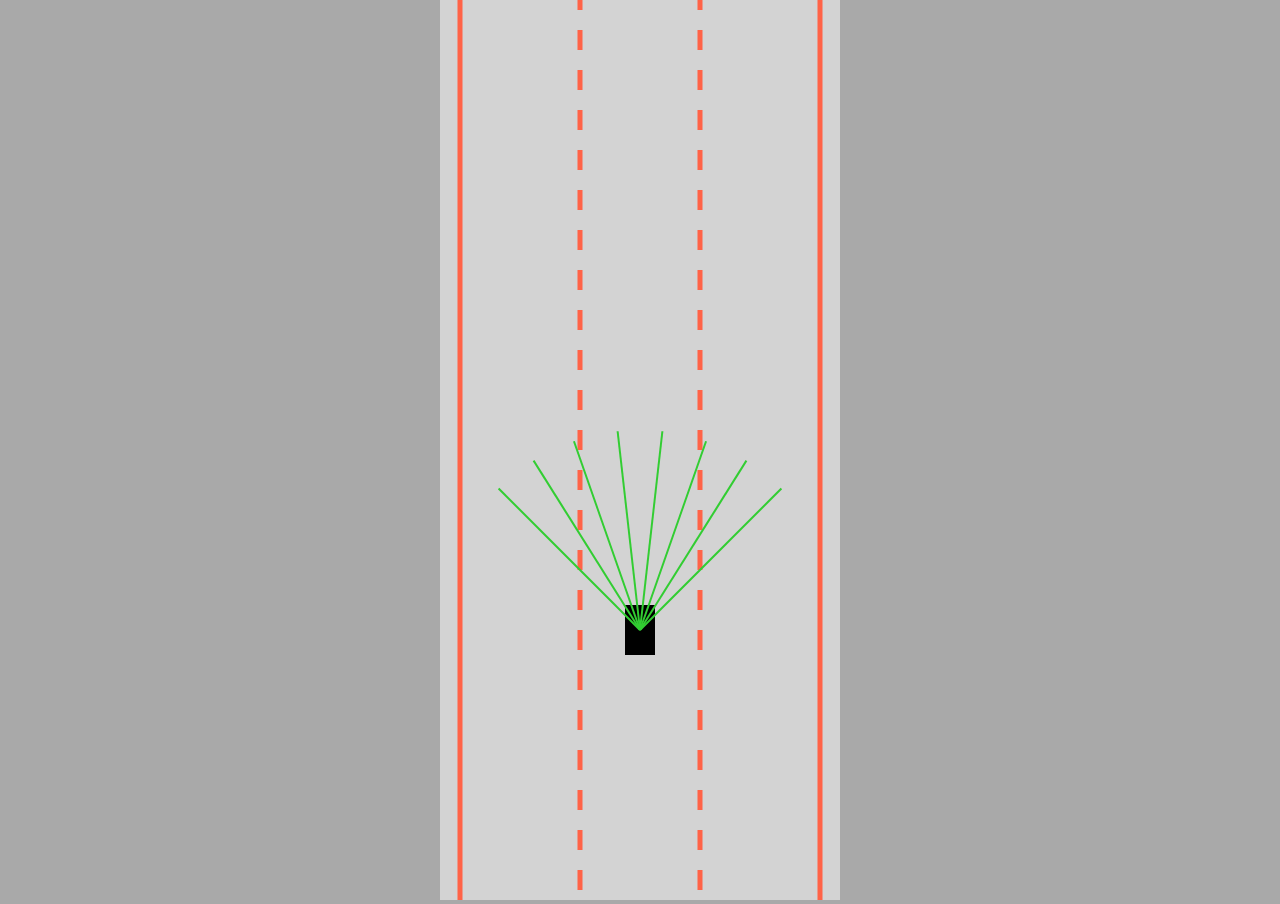
<file: index.html>
<!DOCTYPE html>
<html lang="en">
<head>
    <meta charset="UTF-8">
    <meta name="viewport" content="width=device-width, initial-scale=1.0">
    <title>Self Driving Car - No Libraries</title>
    <link rel="stylesheet" href="style.css">
</head>
<body>
    <canvas id="myCanvas">

    </canvas>
    <script src="sensor.js"></script>
    <script src="util.js"></script>
    <script src="controls.js"></script>
    <script src="road.js"></script>
    <script src="car.js"></script>
    <script src="main.js"></script>
</body>
</html>
</file>
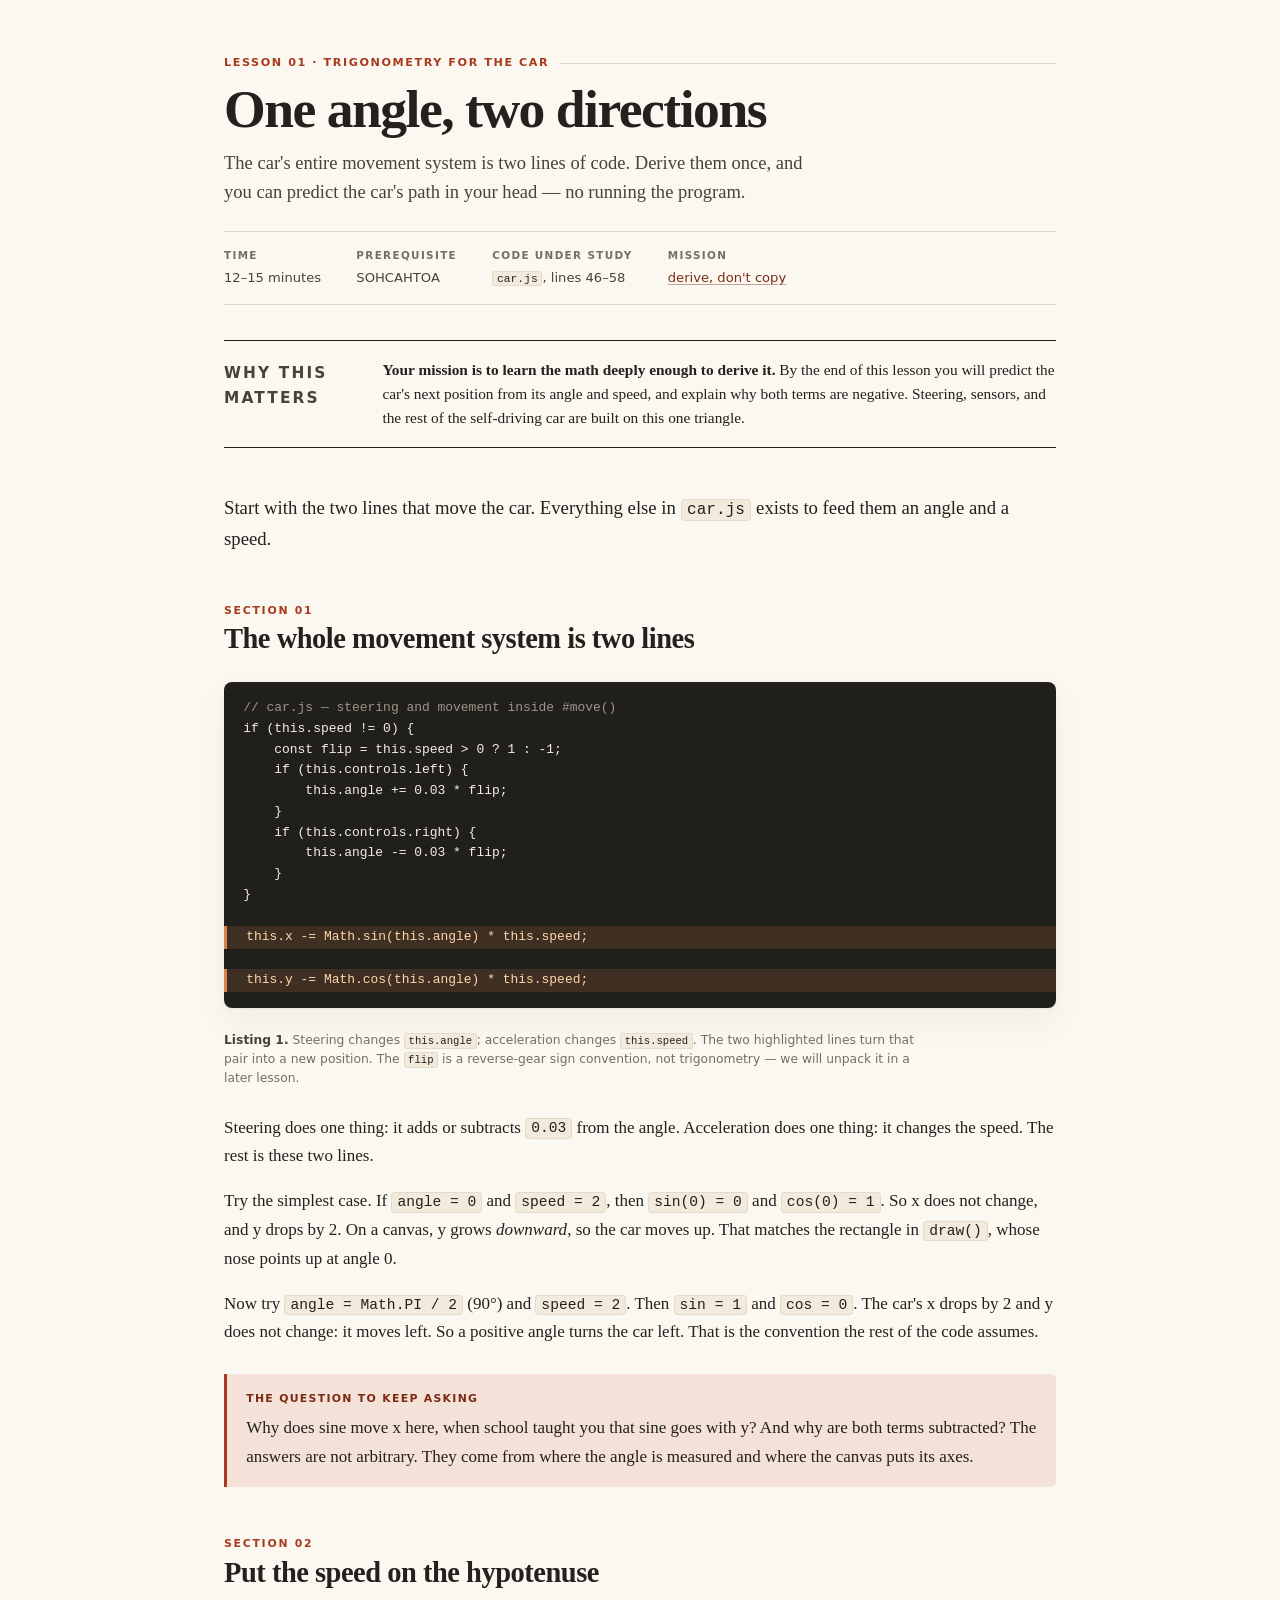
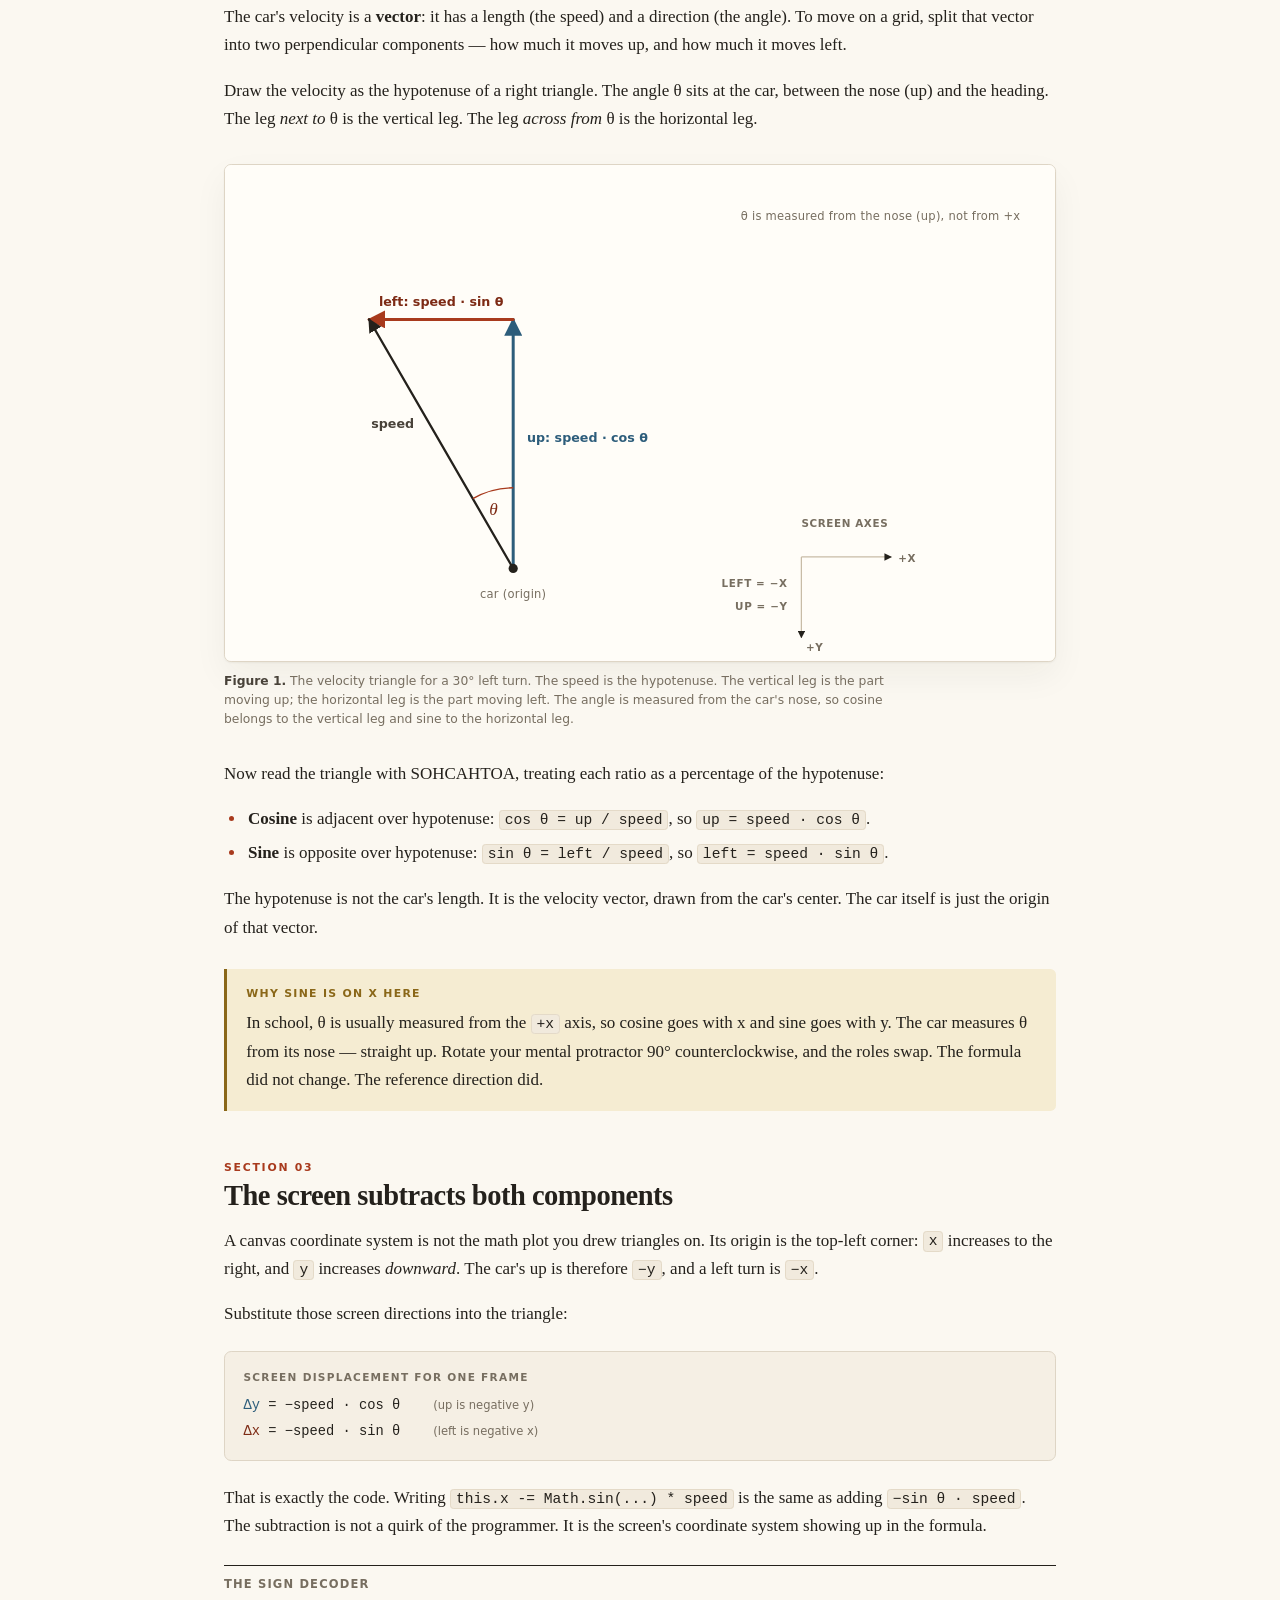
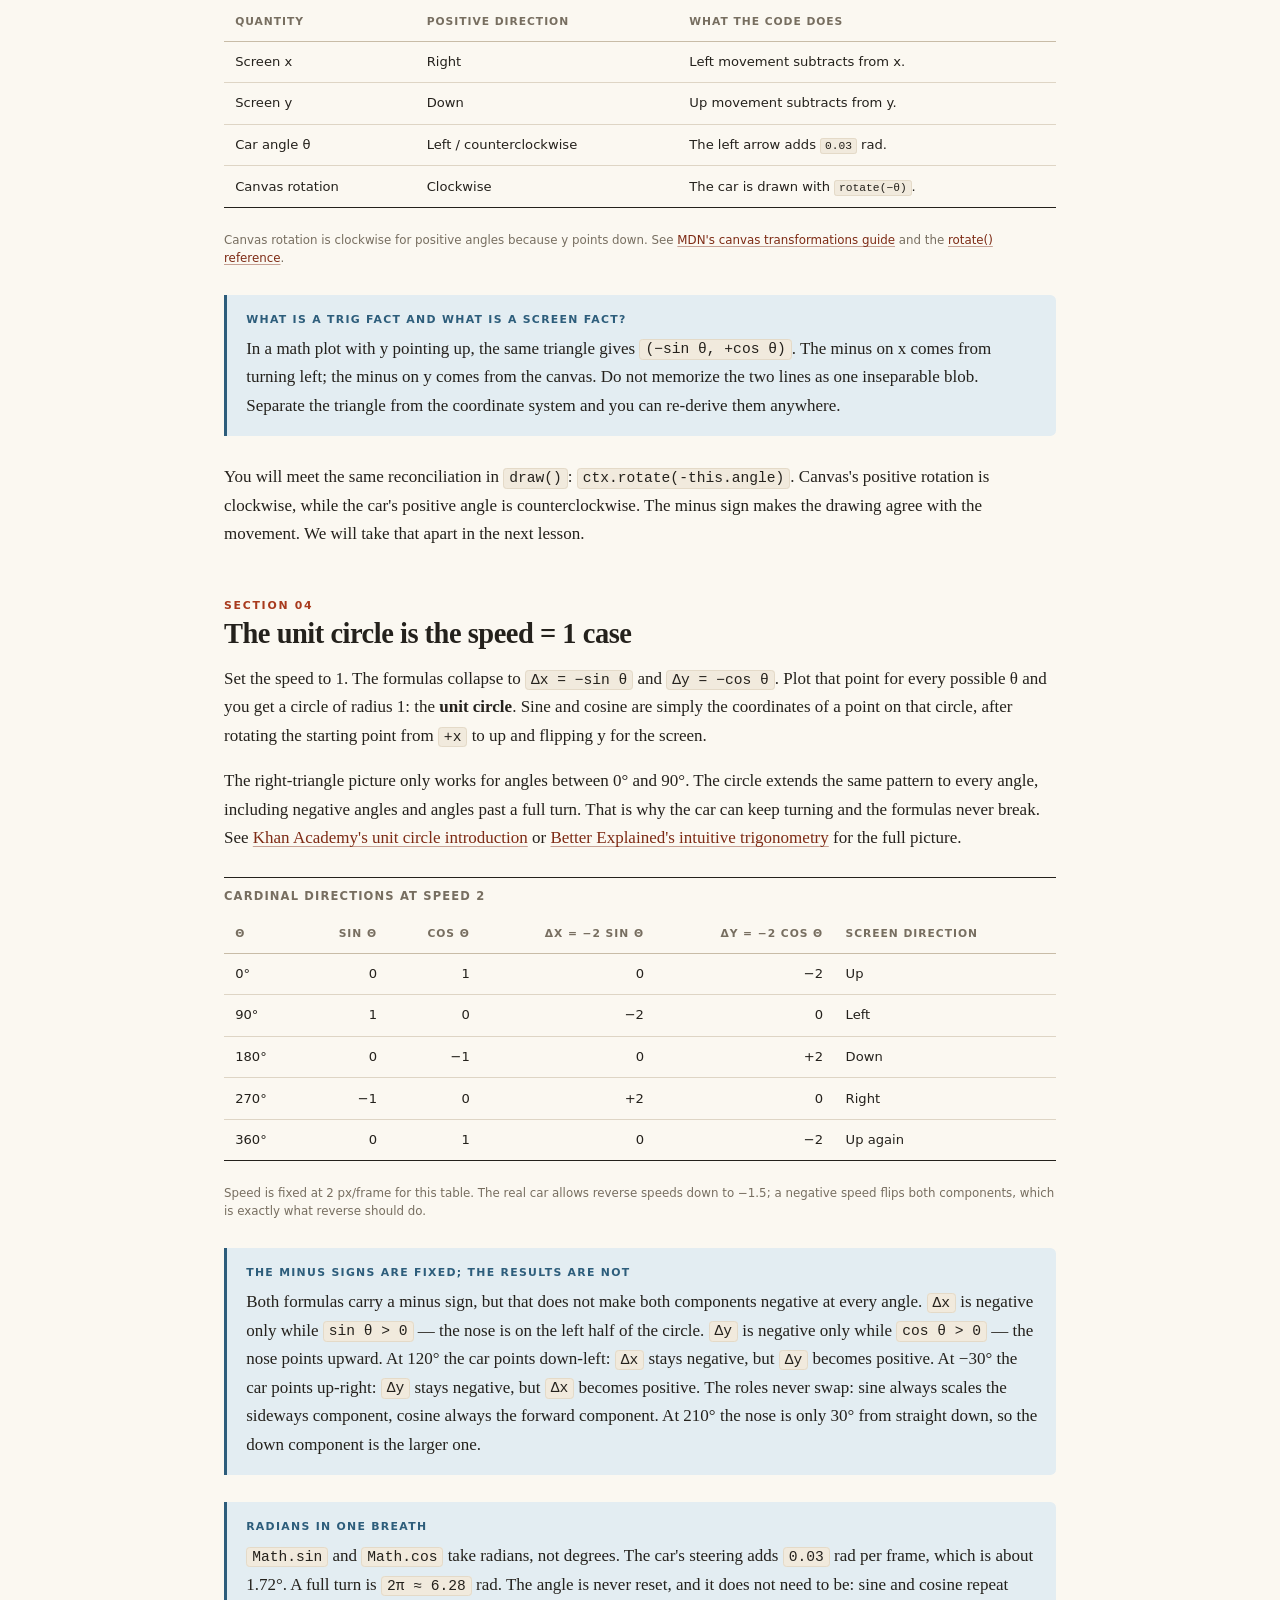
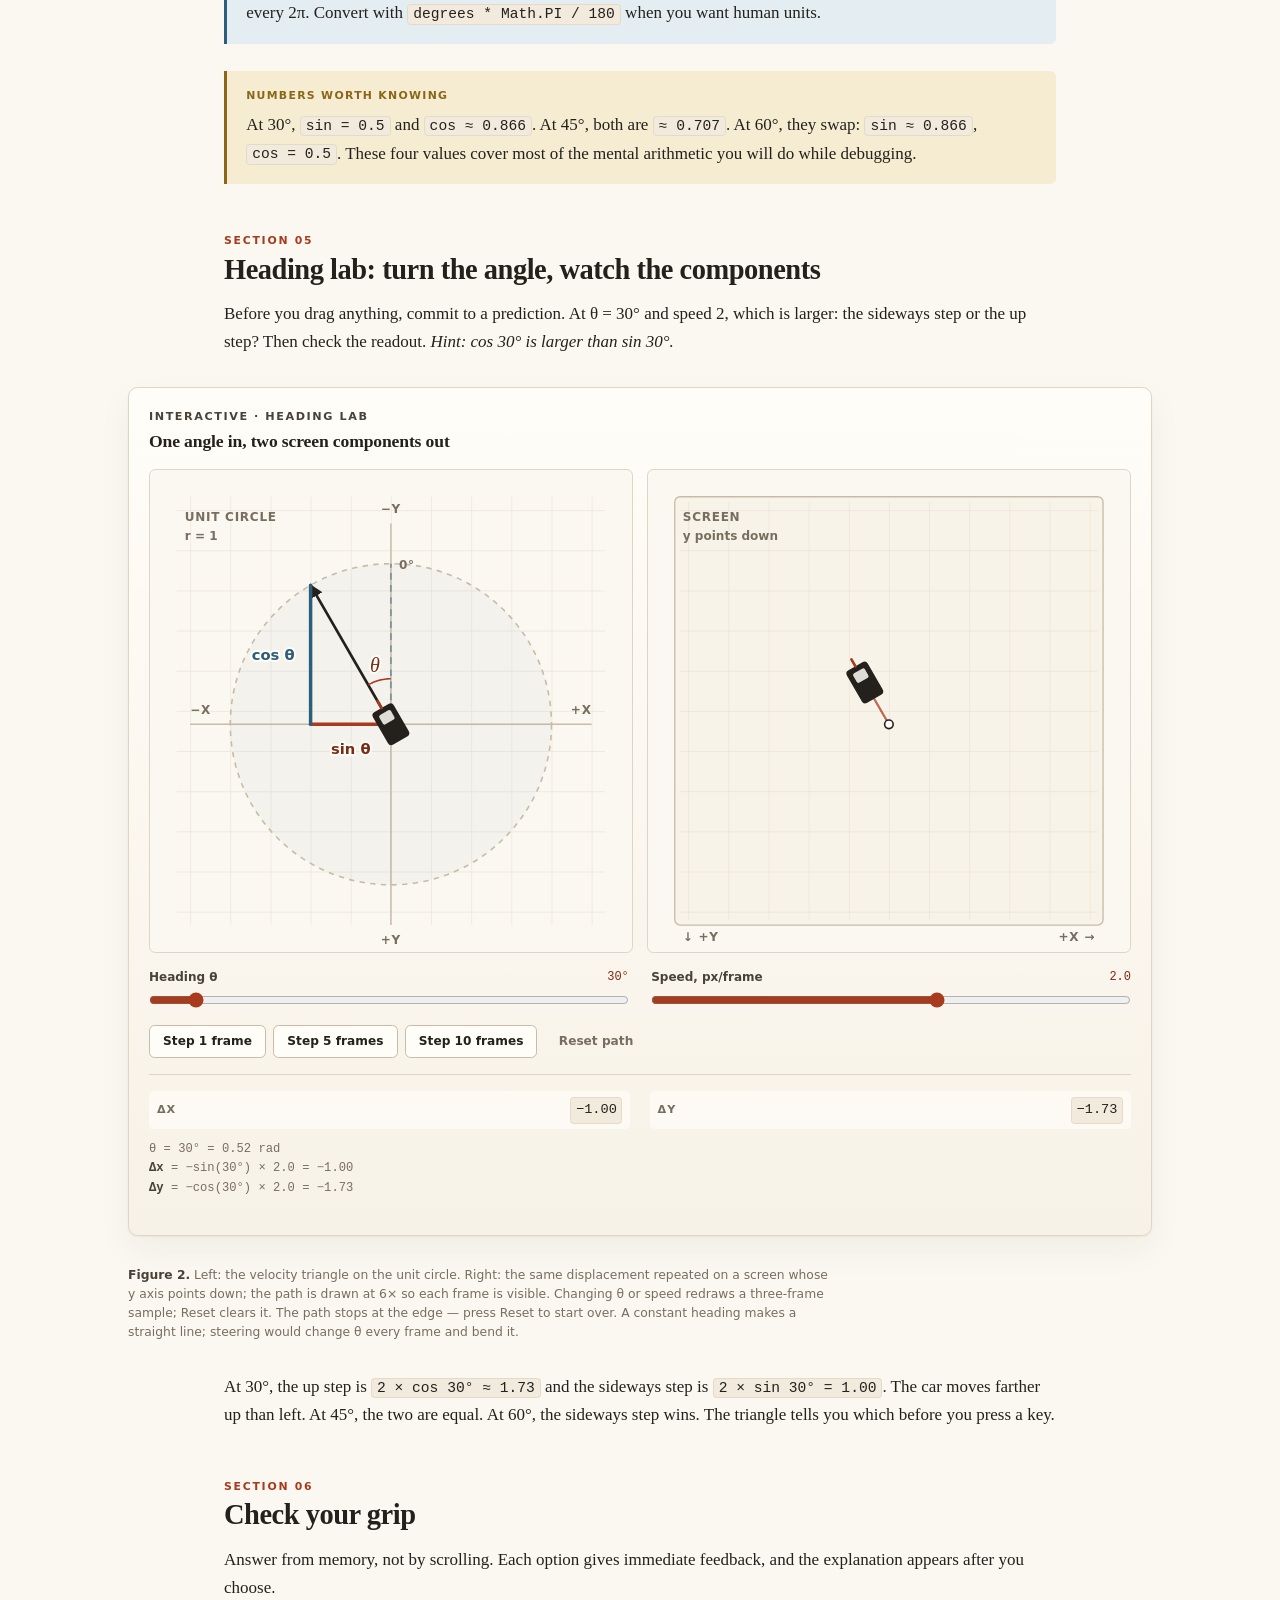
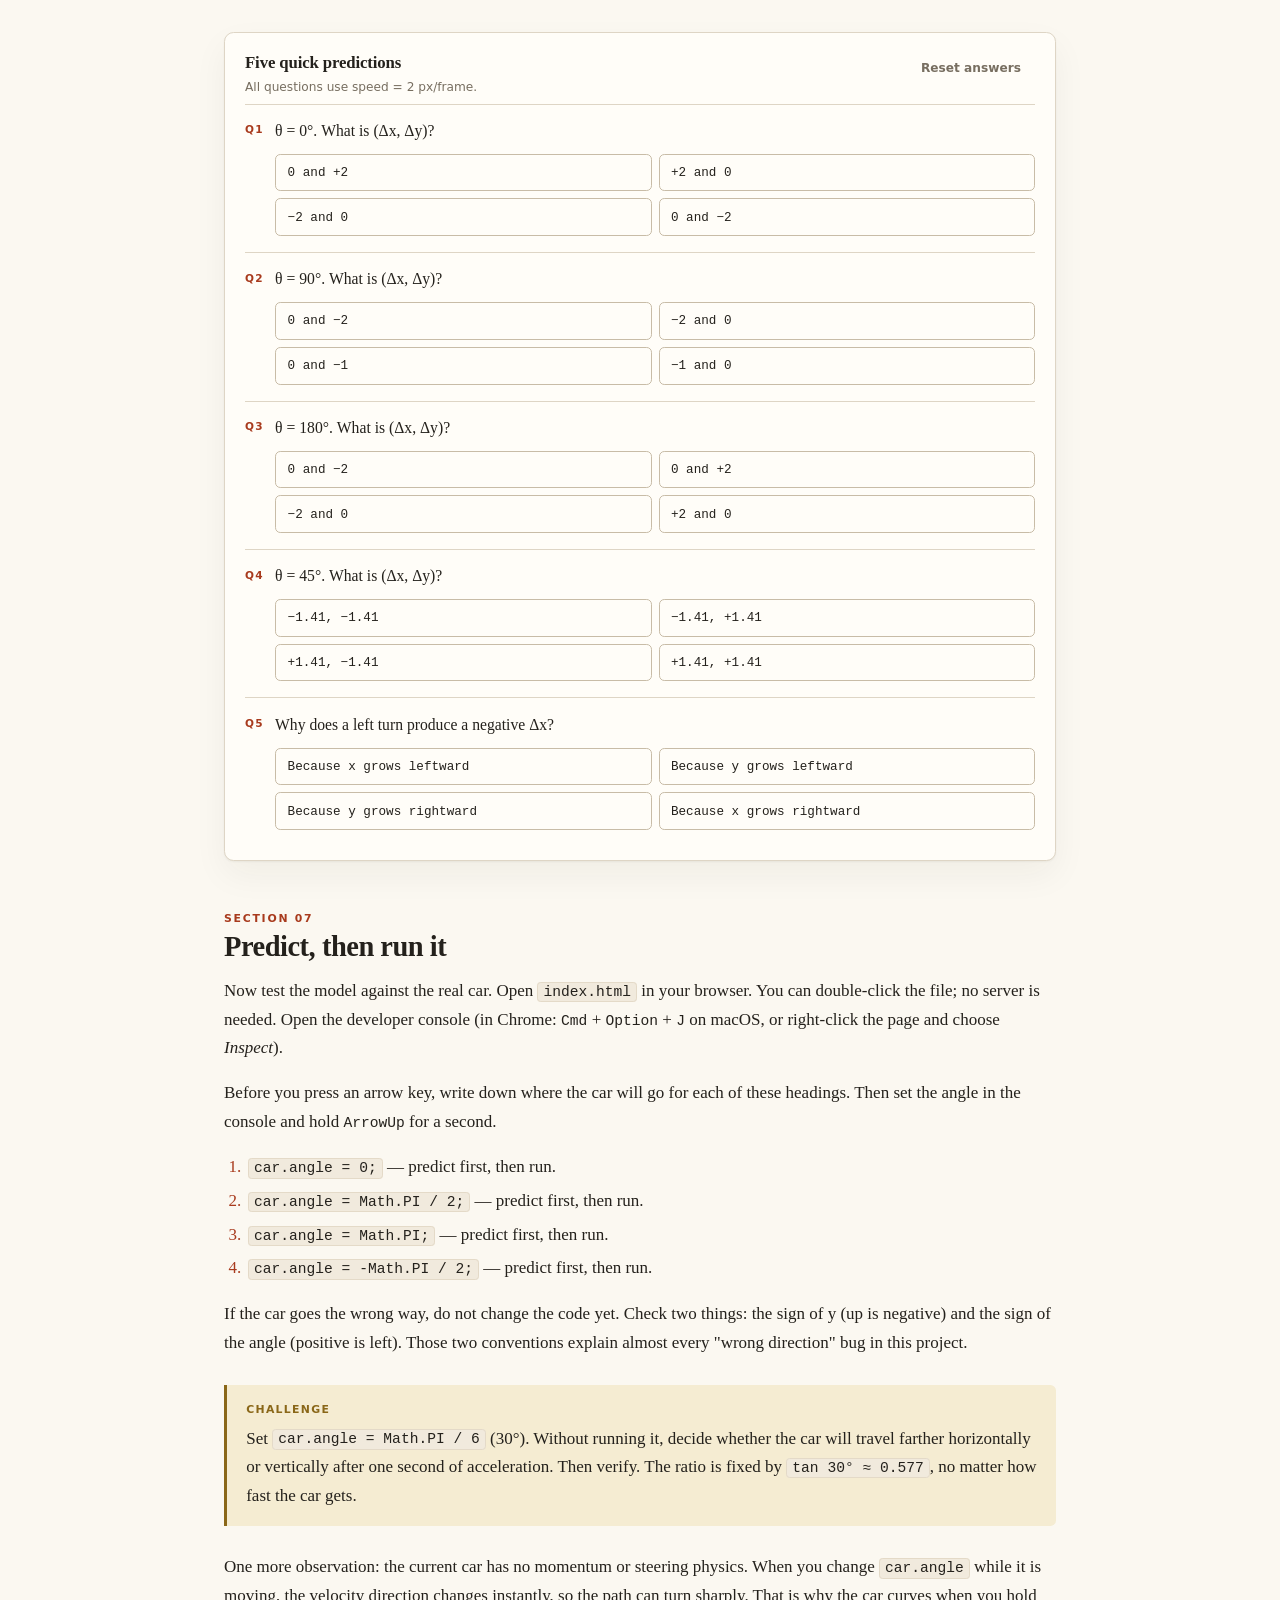
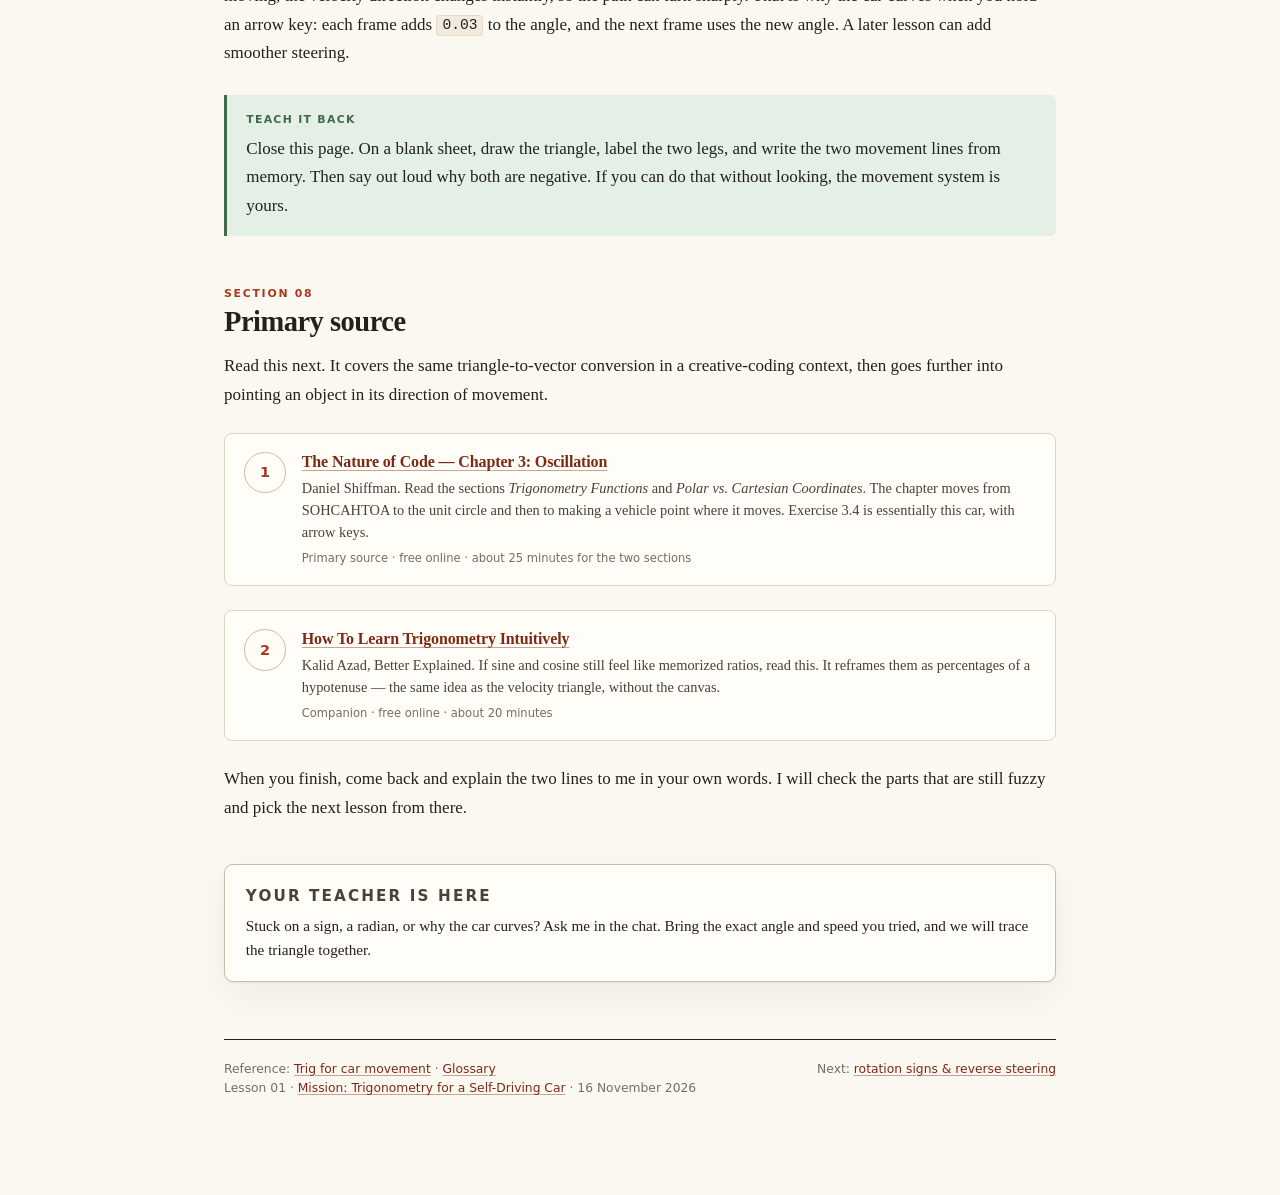
<file: lessons/0001-angle-to-motion.html>
<!DOCTYPE html>
<html lang="en">
<head>
  <meta charset="UTF-8">
  <meta name="viewport" content="width=device-width, initial-scale=1.0">
  <title>Lesson 01 — One angle, two directions</title>
  <meta name="description" content="Derive the car's movement code from the velocity triangle: why sine drives x, cosine drives y, and why both are negative on a canvas.">
  <link rel="stylesheet" href="../assets/lesson.css">
</head>
<body>
  <article class="lesson">
    <header class="lesson-header">
      <p class="kicker">Lesson 01 · Trigonometry for the car</p>
      <h1>One angle, two directions</h1>
      <p class="dek">The car's entire movement system is two lines of code. Derive them once, and you can predict the car's path in your head — no running the program.</p>

      <dl class="meta">
        <div>
          <dt>Time</dt>
          <dd>12–15 minutes</dd>
        </div>
        <div>
          <dt>Prerequisite</dt>
          <dd>SOHCAHTOA</dd>
        </div>
        <div>
          <dt>Code under study</dt>
          <dd><code>car.js</code>, lines 46–58</dd>
        </div>
        <div>
          <dt>Mission</dt>
          <dd><a href="../MISSION.md">derive, don't copy</a></dd>
        </div>
      </dl>
    </header>

    <aside class="mission">
      <p class="eyebrow">Why this matters</p>
      <p><strong>Your mission is to learn the math deeply enough to derive it.</strong> By the end of this lesson you will predict the car's next position from its angle and speed, and explain why both terms are negative. Steering, sensors, and the rest of the self-driving car are built on this one triangle.</p>
    </aside>

    <p class="lede">Start with the two lines that move the car. Everything else in <code>car.js</code> exists to feed them an angle and a speed.</p>

    <section aria-labelledby="section-two-lines">
      <h2 id="section-two-lines"><span class="sec-num">Section 01</span>The whole movement system is two lines</h2>

      <figure class="code-figure">
        <pre><code><span class="comment">// car.js — steering and movement inside #move()</span>
if (this.speed != 0) {
    const flip = this.speed &gt; 0 ? 1 : -1;
    if (this.controls.left) {
        this.angle += 0.03 * flip;
    }
    if (this.controls.right) {
        this.angle -= 0.03 * flip;
    }
}

<span class="hl">this.x -= Math.sin(this.angle) * this.speed;</span>
<span class="hl">this.y -= Math.cos(this.angle) * this.speed;</span></code></pre>
        <figcaption><strong>Listing 1.</strong> Steering changes <code>this.angle</code>; acceleration changes <code>this.speed</code>. The two highlighted lines turn that pair into a new position. The <code>flip</code> is a reverse-gear sign convention, not trigonometry — we will unpack it in a later lesson.</figcaption>
      </figure>

      <p>Steering does one thing: it adds or subtracts <code>0.03</code> from the angle. Acceleration does one thing: it changes the speed. The rest is these two lines.</p>

      <p>Try the simplest case. If <code>angle = 0</code> and <code>speed = 2</code>, then <code>sin(0) = 0</code> and <code>cos(0) = 1</code>. So x does not change, and y drops by 2. On a canvas, y grows <em>downward</em>, so the car moves up. That matches the rectangle in <code>draw()</code>, whose nose points up at angle 0.</p>

      <p>Now try <code>angle = Math.PI / 2</code> (90°) and <code>speed = 2</code>. Then <code>sin = 1</code> and <code>cos = 0</code>. The car's x drops by 2 and y does not change: it moves left. So a positive angle turns the car left. That is the convention the rest of the code assumes.</p>

      <aside class="callout">
        <p class="callout-title">The question to keep asking</p>
        <p>Why does sine move x here, when school taught you that sine goes with y? And why are both terms subtracted? The answers are not arbitrary. They come from where the angle is measured and where the canvas puts its axes.</p>
      </aside>
    </section>

    <section aria-labelledby="section-triangle">
      <h2 id="section-triangle"><span class="sec-num">Section 02</span>Put the speed on the hypotenuse</h2>

      <p>The car's velocity is a <strong>vector</strong>: it has a length (the speed) and a direction (the angle). To move on a grid, split that vector into two perpendicular components — how much it moves up, and how much it moves left.</p>

      <p>Draw the velocity as the hypotenuse of a right triangle. The angle θ sits at the car, between the nose (up) and the heading. The leg <em>next to</em> θ is the vertical leg. The leg <em>across from</em> θ is the horizontal leg.</p>

      <figure>
        <svg class="diagram" viewBox="0 0 720 430" role="img" aria-labelledby="velocity-triangle-title velocity-triangle-desc">
          <title id="velocity-triangle-title">The car's velocity triangle</title>
          <desc id="velocity-triangle-desc">A right triangle with the speed as the hypotenuse, an up leg of speed times cosine theta, and a left leg of speed times sine theta. The angle theta is measured from the vertical up direction.</desc>
          <defs>
            <marker id="fig-arrow-ink" viewBox="0 0 10 10" refX="9" refY="5" markerWidth="6" markerHeight="6" orient="auto">
              <path d="M 0 0 L 10 5 L 0 10 z" fill="var(--ink)"></path>
            </marker>
            <marker id="fig-arrow-x" viewBox="0 0 10 10" refX="9" refY="5" markerWidth="6" markerHeight="6" orient="auto">
              <path d="M 0 0 L 10 5 L 0 10 z" fill="var(--accent)"></path>
            </marker>
            <marker id="fig-arrow-y" viewBox="0 0 10 10" refX="9" refY="5" markerWidth="6" markerHeight="6" orient="auto">
              <path d="M 0 0 L 10 5 L 0 10 z" fill="var(--blue)"></path>
            </marker>
          </defs>

          <rect width="720" height="430" fill="var(--paper-raised)"></rect>

          <text x="690" y="48" class="diagram-label" text-anchor="end">θ is measured from the nose (up), not from +x</text>

          <g aria-hidden="true">
            <text x="500" y="314" class="axis-label">Screen axes</text>
            <line x1="500" y1="340" x2="578" y2="340" class="axis-line" marker-end="url(#fig-arrow-ink)"></line>
            <line x1="500" y1="340" x2="500" y2="410" class="axis-line" marker-end="url(#fig-arrow-ink)"></line>
            <text x="584" y="344" class="axis-label">+x</text>
            <text x="504" y="422" class="axis-label">+y</text>
            <text x="488" y="366" class="axis-label" text-anchor="end">left = −x</text>
            <text x="488" y="386" class="axis-label" text-anchor="end">up = −y</text>
          </g>

          <line x1="250" y1="350" x2="250" y2="134" class="leg-y" marker-end="url(#fig-arrow-y)"></line>
          <line x1="250" y1="134" x2="125" y2="134" class="leg-x" marker-end="url(#fig-arrow-x)"></line>
          <line x1="250" y1="350" x2="125" y2="134" class="heading-line" marker-end="url(#fig-arrow-ink)"></line>

          <path d="M 250 280 A 70 70 0 0 0 215 289.4" class="angle-arc"></path>
          <text x="233" y="304" class="angle-label" text-anchor="middle">θ</text>

          <text x="262" y="240" class="comp-label comp-label--y">up: speed · cos θ</text>
          <text x="187.5" y="122" class="comp-label comp-label--x" text-anchor="middle">left: speed · sin θ</text>
          <text x="164" y="228" class="speed-label" text-anchor="end">speed</text>

          <circle cx="250" cy="350" r="4" class="origin-dot"></circle>
          <text x="250" y="376" class="diagram-label" text-anchor="middle">car (origin)</text>
        </svg>
        <figcaption><strong>Figure 1.</strong> The velocity triangle for a 30° left turn. The speed is the hypotenuse. The vertical leg is the part moving up; the horizontal leg is the part moving left. The angle is measured from the car's nose, so cosine belongs to the vertical leg and sine to the horizontal leg.</figcaption>
      </figure>

      <p>Now read the triangle with SOHCAHTOA, treating each ratio as a percentage of the hypotenuse:</p>

      <ul>
        <li><strong>Cosine</strong> is adjacent over hypotenuse: <code>cos θ = up / speed</code>, so <code>up = speed · cos θ</code>.</li>
        <li><strong>Sine</strong> is opposite over hypotenuse: <code>sin θ = left / speed</code>, so <code>left = speed · sin θ</code>.</li>
      </ul>

      <p>The hypotenuse is not the car's length. It is the velocity vector, drawn from the car's center. The car itself is just the origin of that vector.</p>

      <aside class="callout callout--gold">
        <p class="callout-title">Why sine is on x here</p>
        <p>In school, θ is usually measured from the <code>+x</code> axis, so cosine goes with x and sine goes with y. The car measures θ from its nose — straight up. Rotate your mental protractor 90° counterclockwise, and the roles swap. The formula did not change. The reference direction did.</p>
      </aside>
    </section>

    <section aria-labelledby="section-screen">
      <h2 id="section-screen"><span class="sec-num">Section 03</span>The screen subtracts both components</h2>

      <p>A canvas coordinate system is not the math plot you drew triangles on. Its origin is the top-left corner: <code>x</code> increases to the right, and <code>y</code> increases <em>downward</em>. The car's up is therefore <code>−y</code>, and a left turn is <code>−x</code>.</p>

      <p>Substitute those screen directions into the triangle:</p>

      <div class="formula-block">
        <span class="formula-label">Screen displacement for one frame</span>
        <span class="y">Δy</span> = −speed · cos θ &nbsp;&nbsp; <span style="color: var(--muted); font-family: var(--sans); font-size: 0.72rem;">(up is negative y)</span><br>
        <em>Δx</em> = −speed · sin θ &nbsp;&nbsp; <span style="color: var(--muted); font-family: var(--sans); font-size: 0.72rem;">(left is negative x)</span>
      </div>

      <p>That is exactly the code. Writing <code>this.x -= Math.sin(...) * speed</code> is the same as adding <code>−sin θ · speed</code>. The subtraction is not a quirk of the programmer. It is the screen's coordinate system showing up in the formula.</p>

      <div class="table-wrap">
        <table>
          <caption>The sign decoder</caption>
          <thead>
            <tr>
              <th scope="col">Quantity</th>
              <th scope="col">Positive direction</th>
              <th scope="col">What the code does</th>
            </tr>
          </thead>
          <tbody>
            <tr>
              <td>Screen x</td>
              <td>Right</td>
              <td>Left movement subtracts from x.</td>
            </tr>
            <tr>
              <td>Screen y</td>
              <td>Down</td>
              <td>Up movement subtracts from y.</td>
            </tr>
            <tr>
              <td>Car angle θ</td>
              <td>Left / counterclockwise</td>
              <td>The left arrow adds <code>0.03</code> rad.</td>
            </tr>
            <tr>
              <td>Canvas rotation</td>
              <td>Clockwise</td>
              <td>The car is drawn with <code>rotate(−θ)</code>.</td>
            </tr>
          </tbody>
        </table>
      </div>
      <p class="table-note">Canvas rotation is clockwise for positive angles because y points down. See <a href="https://developer.mozilla.org/en-US/docs/Web/API/Canvas_API/Tutorial/Transformations" target="_blank" rel="noreferrer">MDN's canvas transformations guide</a> and the <a href="https://developer.mozilla.org/en-US/docs/Web/API/CanvasRenderingContext2D/rotate" target="_blank" rel="noreferrer">rotate() reference</a>.</p>

      <aside class="callout callout--note">
        <p class="callout-title">What is a trig fact and what is a screen fact?</p>
        <p>In a math plot with y pointing up, the same triangle gives <code>(−sin θ, +cos θ)</code>. The minus on x comes from turning left; the minus on y comes from the canvas. Do not memorize the two lines as one inseparable blob. Separate the triangle from the coordinate system and you can re-derive them anywhere.</p>
      </aside>

      <p>You will meet the same reconciliation in <code>draw()</code>: <code>ctx.rotate(-this.angle)</code>. Canvas's positive rotation is clockwise, while the car's positive angle is counterclockwise. The minus sign makes the drawing agree with the movement. We will take that apart in the next lesson.</p>
    </section>

    <section aria-labelledby="section-unit-circle">
      <h2 id="section-unit-circle"><span class="sec-num">Section 04</span>The unit circle is the speed = 1 case</h2>

      <p>Set the speed to 1. The formulas collapse to <code>Δx = −sin θ</code> and <code>Δy = −cos θ</code>. Plot that point for every possible θ and you get a circle of radius 1: the <strong>unit circle</strong>. Sine and cosine are simply the coordinates of a point on that circle, after rotating the starting point from <code>+x</code> to up and flipping y for the screen.</p>

      <p>The right-triangle picture only works for angles between 0° and 90°. The circle extends the same pattern to every angle, including negative angles and angles past a full turn. That is why the car can keep turning and the formulas never break. See <a href="https://www.khanacademy.org/math/trigonometry/unit-circle-trig-func/unit-circle-definition-of-trig-functions/v/unit-circle-definition-of-trig-functions-1" target="_blank" rel="noreferrer">Khan Academy's unit circle introduction</a> or <a href="https://betterexplained.com/articles/intuitive-trigonometry/" target="_blank" rel="noreferrer">Better Explained's intuitive trigonometry</a> for the full picture.</p>

      <div class="table-wrap">
        <table>
          <caption>Cardinal directions at speed 2</caption>
          <thead>
            <tr>
              <th scope="col">θ</th>
              <th scope="col" class="num">sin θ</th>
              <th scope="col" class="num">cos θ</th>
              <th scope="col" class="num">Δx = −2 sin θ</th>
              <th scope="col" class="num">Δy = −2 cos θ</th>
              <th scope="col">Screen direction</th>
            </tr>
          </thead>
          <tbody>
            <tr>
              <td>0°</td>
              <td class="num">0</td>
              <td class="num">1</td>
              <td class="num">0</td>
              <td class="num">−2</td>
              <td>Up</td>
            </tr>
            <tr>
              <td>90°</td>
              <td class="num">1</td>
              <td class="num">0</td>
              <td class="num">−2</td>
              <td class="num">0</td>
              <td>Left</td>
            </tr>
            <tr>
              <td>180°</td>
              <td class="num">0</td>
              <td class="num">−1</td>
              <td class="num">0</td>
              <td class="num">+2</td>
              <td>Down</td>
            </tr>
            <tr>
              <td>270°</td>
              <td class="num">−1</td>
              <td class="num">0</td>
              <td class="num">+2</td>
              <td class="num">0</td>
              <td>Right</td>
            </tr>
            <tr>
              <td>360°</td>
              <td class="num">0</td>
              <td class="num">1</td>
              <td class="num">0</td>
              <td class="num">−2</td>
              <td>Up again</td>
            </tr>
          </tbody>
        </table>
      </div>
      <p class="table-note">Speed is fixed at 2 px/frame for this table. The real car allows reverse speeds down to −1.5; a negative speed flips both components, which is exactly what reverse should do.</p>

      <aside class="callout callout--note">
        <p class="callout-title">The minus signs are fixed; the results are not</p>
        <p>Both formulas carry a minus sign, but that does not make both components negative at every angle. <code>Δx</code> is negative only while <code>sin θ &gt; 0</code> — the nose is on the left half of the circle. <code>Δy</code> is negative only while <code>cos θ &gt; 0</code> — the nose points upward. At 120° the car points down-left: <code>Δx</code> stays negative, but <code>Δy</code> becomes positive. At −30° the car points up-right: <code>Δy</code> stays negative, but <code>Δx</code> becomes positive. The roles never swap: sine always scales the sideways component, cosine always the forward component. At 210° the nose is only 30° from straight down, so the down component is the larger one.</p>
      </aside>

      <aside class="callout callout--note">
        <p class="callout-title">Radians in one breath</p>
        <p><code>Math.sin</code> and <code>Math.cos</code> take radians, not degrees. The car's steering adds <code>0.03</code> rad per frame, which is about 1.72°. A full turn is <code>2π ≈ 6.28</code> rad. The angle is never reset, and it does not need to be: sine and cosine repeat every 2π. Convert with <code>degrees * Math.PI / 180</code> when you want human units.</p>
      </aside>

      <aside class="callout callout--gold">
        <p class="callout-title">Numbers worth knowing</p>
        <p>At 30°, <code>sin = 0.5</code> and <code>cos ≈ 0.866</code>. At 45°, both are <code>≈ 0.707</code>. At 60°, they swap: <code>sin ≈ 0.866</code>, <code>cos = 0.5</code>. These four values cover most of the mental arithmetic you will do while debugging.</p>
      </aside>
    </section>

    <section aria-labelledby="section-lab">
      <h2 id="section-lab"><span class="sec-num">Section 05</span>Heading lab: turn the angle, watch the components</h2>

      <p>Before you drag anything, commit to a prediction. At θ = 30° and speed 2, which is larger: the sideways step or the up step? Then check the readout. <em>Hint: cos 30° is larger than sin 30°.</em></p>

      <figure class="figure-wide">
        <div class="lab" data-heading-lab>
          <div class="lab-head">
            <div>
              <p class="eyebrow">Interactive · Heading lab</p>
              <h3>One angle in, two screen components out</h3>
            </div>
          </div>

          <div class="lab-grid">
            <div class="lab-panel">
              <svg class="lab-svg" viewBox="0 0 360 360" role="img" aria-labelledby="lab-circle-title">
                <title id="lab-circle-title">Unit circle: the car's heading and its sine and cosine components</title>
                <defs>
                  <pattern id="lab-grid-circle" width="30" height="30" patternUnits="userSpaceOnUse">
                    <path d="M 30 0 L 0 0 0 30" fill="none" stroke="var(--rule)" stroke-width="1"></path>
                  </pattern>
                  <marker id="lab-arrow-circle" viewBox="0 0 10 10" refX="9" refY="5" markerWidth="5" markerHeight="5" orient="auto">
                    <path d="M 0 0 L 10 5 L 0 10 z" fill="var(--ink)"></path>
                  </marker>
                </defs>

                <rect x="20" y="20" width="320" height="320" fill="url(#lab-grid-circle)" opacity="0.55"></rect>
                <line x1="30" y1="190" x2="330" y2="190" class="axis-line"></line>
                <line x1="180" y1="40" x2="180" y2="340" class="axis-line"></line>
                <text x="330" y="182" class="axis-label" text-anchor="end">+x</text>
                <text x="180" y="32" class="axis-label" text-anchor="middle">−y</text>
                <text x="180" y="354" class="axis-label" text-anchor="middle">+y</text>
                <text x="30" y="182" class="axis-label">−x</text>
                <text x="26" y="38" class="axis-label">unit circle</text>
                <text x="26" y="52" class="axis-label" style="text-transform: none; letter-spacing: 0;">r = 1</text>

                <circle cx="180" cy="190" r="120" class="unit-circle"></circle>
                <line x1="180" y1="190" x2="180" y2="70" class="leg-y-dashed" opacity="0.45"></line>
                <text x="186" y="74" class="axis-label">0°</text>

                <line data-lab-heading x1="180" y1="190" x2="180" y2="70" class="heading-line" marker-end="url(#lab-arrow-circle)"></line>
                <line data-lab-leg-x x1="180" y1="190" x2="180" y2="190" class="leg-x"></line>
                <line data-lab-leg-y x1="180" y1="190" x2="180" y2="70" class="leg-y"></line>

                <polyline data-lab-arc class="angle-arc" points=""></polyline>
                <text data-lab-angle-label class="angle-label" x="190" y="160" text-anchor="middle">θ</text>

                <text data-lab-label-x class="comp-label comp-label--x" x="150" y="212" text-anchor="middle">sin θ</text>
                <text data-lab-label-y class="comp-label comp-label--y" x="192" y="130" text-anchor="start">cos θ</text>

                <circle cx="180" cy="190" r="3.2" class="origin-dot"></circle>
                <g data-lab-car transform="rotate(0 180 190)">
                  <rect x="171" y="176" width="18" height="28" rx="3" class="car-body"></rect>
                  <rect x="175" y="180" width="10" height="8" rx="1.5" class="car-window"></rect>
                  <line x1="180" y1="176" x2="180" y2="170" class="car-nose"></line>
                </g>
              </svg>
            </div>

            <div class="lab-panel">
              <svg class="lab-svg" viewBox="0 0 360 360" role="img" aria-labelledby="lab-screen-title">
                <title id="lab-screen-title">Screen path: the same displacement repeated, with y pointing down</title>
                <defs>
                  <pattern id="lab-grid-screen" width="30" height="30" patternUnits="userSpaceOnUse">
                    <path d="M 30 0 L 0 0 0 30" fill="none" stroke="var(--rule)" stroke-width="1"></path>
                  </pattern>
                  <clipPath id="lab-screen-clip">
                    <rect x="24" y="24" width="312" height="312" rx="4"></rect>
                  </clipPath>
                </defs>

                <rect x="20" y="20" width="320" height="320" rx="4" class="screen-bg"></rect>
                <rect x="24" y="24" width="312" height="312" fill="url(#lab-grid-screen)" opacity="0.55"></rect>
                <text x="26" y="38" class="axis-label">screen</text>
                <text x="26" y="52" class="axis-label" style="text-transform: none; letter-spacing: 0;">y points down</text>
                <text x="334" y="352" class="axis-label" text-anchor="end">+x →</text>
                <text x="26" y="352" class="axis-label">↓ +y</text>

                <g clip-path="url(#lab-screen-clip)">
                  <polyline data-lab-trail class="trail-line" points="180,190"></polyline>
                  <circle cx="180" cy="190" r="3.2" class="start-dot"></circle>
                  <g data-lab-screen-car class="car-ghost" transform="translate(180 190) rotate(0)">
                    <rect x="-9" y="-14" width="18" height="28" rx="3" class="car-body"></rect>
                    <rect x="-5" y="-10" width="10" height="8" rx="1.5" class="car-window"></rect>
                    <line x1="0" y1="-14" x2="0" y2="-20" class="car-nose"></line>
                  </g>
                </g>
              </svg>
            </div>
          </div>

          <div class="lab-controls">
            <label for="lab-angle">
              <span>Heading θ <output data-lab-angle for="lab-angle">30°</output></span>
              <input id="lab-angle" type="range" min="0" max="360" step="1" value="30" data-lab-angle-input>
            </label>
            <label for="lab-speed">
              <span>Speed, px/frame <output data-lab-speed for="lab-speed">2.0</output></span>
              <input id="lab-speed" type="range" min="0.5" max="3" step="0.1" value="2" data-lab-speed-input>
            </label>
            <div class="lab-buttons">
              <button type="button" class="btn" data-lab-step="1">Step 1 frame</button>
              <button type="button" class="btn" data-lab-step="5">Step 5 frames</button>
              <button type="button" class="btn" data-lab-step="10">Step 10 frames</button>
              <button type="button" class="btn btn-ghost" data-lab-reset>Reset path</button>
            </div>
          </div>

          <div class="lab-readout">
            <div><span>Δx</span><code data-lab-dx>−1.00</code></div>
            <div><span>Δy</span><code data-lab-dy>−1.73</code></div>
            <p class="formula" data-lab-formula></p>
          </div>
        </div>
        <figcaption><strong>Figure 2.</strong> Left: the velocity triangle on the unit circle. Right: the same displacement repeated on a screen whose y axis points down; the path is drawn at 6× so each frame is visible. Changing θ or speed redraws a three-frame sample; Reset clears it. The path stops at the edge — press Reset to start over. A constant heading makes a straight line; steering would change θ every frame and bend it.</figcaption>
      </figure>

      <p>At 30°, the up step is <code>2 × cos 30° ≈ 1.73</code> and the sideways step is <code>2 × sin 30° = 1.00</code>. The car moves farther up than left. At 45°, the two are equal. At 60°, the sideways step wins. The triangle tells you which before you press a key.</p>
    </section>

    <section aria-labelledby="section-quiz">
      <h2 id="section-quiz"><span class="sec-num">Section 06</span>Check your grip</h2>

      <p>Answer from memory, not by scrolling. Each option gives immediate feedback, and the explanation appears after you choose.</p>

      <div class="quiz" data-quiz>
        <div class="quiz-head">
          <div>
            <h3>Five quick predictions</h3>
            <p>All questions use speed = 2 px/frame.</p>
          </div>
          <button type="button" class="btn btn-ghost" data-quiz-reset>Reset answers</button>
        </div>

        <div class="quiz-question" data-question>
          <p class="quiz-prompt"><span class="quiz-num">Q1</span> θ = 0°. What is (Δx, Δy)?</p>
          <div class="quiz-options" data-options>
            <button type="button" class="quiz-option" data-option data-correct="false">−2 and 0</button>
            <button type="button" class="quiz-option" data-option data-correct="true">0 and −2</button>
            <button type="button" class="quiz-option" data-option data-correct="false">0 and +2</button>
            <button type="button" class="quiz-option" data-option data-correct="false">+2 and 0</button>
          </div>
          <p class="quiz-feedback" data-feedback aria-live="polite"></p>
          <p class="quiz-explain" data-explanation hidden>At 0°, sin 0 = 0 and cos 0 = 1. So Δx = 0 and Δy = −2. The car moves straight up, which is negative y on the canvas.</p>
        </div>

        <div class="quiz-question" data-question>
          <p class="quiz-prompt"><span class="quiz-num">Q2</span> θ = 90°. What is (Δx, Δy)?</p>
          <div class="quiz-options" data-options>
            <button type="button" class="quiz-option" data-option data-correct="true">−2 and 0</button>
            <button type="button" class="quiz-option" data-option data-correct="false">0 and −2</button>
            <button type="button" class="quiz-option" data-option data-correct="false">0 and −1</button>
            <button type="button" class="quiz-option" data-option data-correct="false">−1 and 0</button>
          </div>
          <p class="quiz-feedback" data-feedback aria-live="polite"></p>
          <p class="quiz-explain" data-explanation hidden>At 90°, sin 90° = 1 and cos 90° = 0. The full speed goes sideways: Δx = −2 and Δy = 0. The car moves left.</p>
        </div>

        <div class="quiz-question" data-question>
          <p class="quiz-prompt"><span class="quiz-num">Q3</span> θ = 180°. What is (Δx, Δy)?</p>
          <div class="quiz-options" data-options>
            <button type="button" class="quiz-option" data-option data-correct="true">0 and +2</button>
            <button type="button" class="quiz-option" data-option data-correct="false">+2 and 0</button>
            <button type="button" class="quiz-option" data-option data-correct="false">0 and −2</button>
            <button type="button" class="quiz-option" data-option data-correct="false">−2 and 0</button>
          </div>
          <p class="quiz-feedback" data-feedback aria-live="polite"></p>
          <p class="quiz-explain" data-explanation hidden>At 180°, sin = 0 and cos = −1. The formula gives Δy = −2 × (−1) = +2. The car moves down, which is positive y.</p>
        </div>

        <div class="quiz-question" data-question>
          <p class="quiz-prompt"><span class="quiz-num">Q4</span> θ = 45°. What is (Δx, Δy)?</p>
          <div class="quiz-options" data-options>
            <button type="button" class="quiz-option" data-option data-correct="true">−1.41, −1.41</button>
            <button type="button" class="quiz-option" data-option data-correct="false">+1.41, +1.41</button>
            <button type="button" class="quiz-option" data-option data-correct="false">−1.41, +1.41</button>
            <button type="button" class="quiz-option" data-option data-correct="false">+1.41, −1.41</button>
          </div>
          <p class="quiz-feedback" data-feedback aria-live="polite"></p>
          <p class="quiz-explain" data-explanation hidden>sin 45° = cos 45° ≈ 0.707, so each component is 2 × 0.707 ≈ 1.41. Both are negative: the car moves up and left.</p>
        </div>

        <div class="quiz-question" data-question>
          <p class="quiz-prompt"><span class="quiz-num">Q5</span> Why does a left turn produce a negative Δx?</p>
          <div class="quiz-options" data-options>
            <button type="button" class="quiz-option" data-option data-correct="true">Because x grows rightward</button>
            <button type="button" class="quiz-option" data-option data-correct="false">Because x grows leftward</button>
            <button type="button" class="quiz-option" data-option data-correct="false">Because y grows rightward</button>
            <button type="button" class="quiz-option" data-option data-correct="false">Because y grows leftward</button>
          </div>
          <p class="quiz-feedback" data-feedback aria-live="polite"></p>
          <p class="quiz-explain" data-explanation hidden>Moving left means decreasing x, and canvas x increases to the right. The negative sign comes from the screen convention, not from sine.</p>
        </div>
      </div>
    </section>

    <section aria-labelledby="section-apply">
      <h2 id="section-apply"><span class="sec-num">Section 07</span>Predict, then run it</h2>

      <p>Now test the model against the real car. Open <code>index.html</code> in your browser. You can double-click the file; no server is needed. Open the developer console (in Chrome: <kbd>Cmd</kbd> + <kbd>Option</kbd> + <kbd>J</kbd> on macOS, or right-click the page and choose <em>Inspect</em>).</p>

      <p>Before you press an arrow key, write down where the car will go for each of these headings. Then set the angle in the console and hold <kbd>ArrowUp</kbd> for a second.</p>

      <ol>
        <li><code>car.angle = 0;</code> — predict first, then run.</li>
        <li><code>car.angle = Math.PI / 2;</code> — predict first, then run.</li>
        <li><code>car.angle = Math.PI;</code> — predict first, then run.</li>
        <li><code>car.angle = -Math.PI / 2;</code> — predict first, then run.</li>
      </ol>

      <p>If the car goes the wrong way, do not change the code yet. Check two things: the sign of y (up is negative) and the sign of the angle (positive is left). Those two conventions explain almost every "wrong direction" bug in this project.</p>

      <aside class="callout callout--gold">
        <p class="callout-title">Challenge</p>
        <p>Set <code>car.angle = Math.PI / 6</code> (30°). Without running it, decide whether the car will travel farther horizontally or vertically after one second of acceleration. Then verify. The ratio is fixed by <code>tan 30° ≈ 0.577</code>, no matter how fast the car gets.</p>
      </aside>

      <p>One more observation: the current car has no momentum or steering physics. When you change <code>car.angle</code> while it is moving, the velocity direction changes instantly, so the path can turn sharply. That is why the car curves when you hold an arrow key: each frame adds <code>0.03</code> to the angle, and the next frame uses the new angle. A later lesson can add smoother steering.</p>

      <aside class="callout callout--win">
        <p class="callout-title">Teach it back</p>
        <p>Close this page. On a blank sheet, draw the triangle, label the two legs, and write the two movement lines from memory. Then say out loud why both are negative. If you can do that without looking, the movement system is yours.</p>
      </aside>
    </section>

    <section aria-labelledby="section-source">
      <h2 id="section-source"><span class="sec-num">Section 08</span>Primary source</h2>

      <p>Read this next. It covers the same triangle-to-vector conversion in a creative-coding context, then goes further into pointing an object in its direction of movement.</p>

      <div class="source-card">
        <div class="source-mark" aria-hidden="true">1</div>
        <div>
          <h3><a href="https://natureofcode.com/oscillation/" target="_blank" rel="noreferrer">The Nature of Code — Chapter 3: Oscillation</a></h3>
          <p>Daniel Shiffman. Read the sections <em>Trigonometry Functions</em> and <em>Polar vs. Cartesian Coordinates</em>. The chapter moves from SOHCAHTOA to the unit circle and then to making a vehicle point where it moves. Exercise 3.4 is essentially this car, with arrow keys.</p>
          <p class="source-meta">Primary source · free online · about 25 minutes for the two sections</p>
        </div>
      </div>

      <div class="source-card">
        <div class="source-mark" aria-hidden="true">2</div>
        <div>
          <h3><a href="https://betterexplained.com/articles/intuitive-trigonometry/" target="_blank" rel="noreferrer">How To Learn Trigonometry Intuitively</a></h3>
          <p>Kalid Azad, Better Explained. If sine and cosine still feel like memorized ratios, read this. It reframes them as percentages of a hypotenuse — the same idea as the velocity triangle, without the canvas.</p>
          <p class="source-meta">Companion · free online · about 20 minutes</p>
        </div>
      </div>

      <p>When you finish, come back and explain the two lines to me in your own words. I will check the parts that are still fuzzy and pick the next lesson from there.</p>
    </section>

    <aside class="teacher">
      <p class="eyebrow">Your teacher is here</p>
      <p>Stuck on a sign, a radian, or why the car curves? Ask me in the chat. Bring the exact angle and speed you tried, and we will trace the triangle together.</p>
    </aside>

    <footer class="lesson-footer">
      <nav class="footer-nav" aria-label="Lesson navigation">
        <span>Reference: <a href="../reference/trig-for-car-movement.html">Trig for car movement</a> · <a href="../reference/trig-glossary.html">Glossary</a></span>
        <span>Next: <a href="0002-rotation-and-reverse.html">rotation signs &amp; reverse steering</a></span>
      </nav>
      <p>Lesson 01 · <a href="../MISSION.md">Mission: Trigonometry for a Self-Driving Car</a> · 16 November 2026</p>
    </footer>
  </article>

  <script src="../assets/quiz.js"></script>
  <script src="../assets/heading-lab.js"></script>
</body>
</html>
</file>
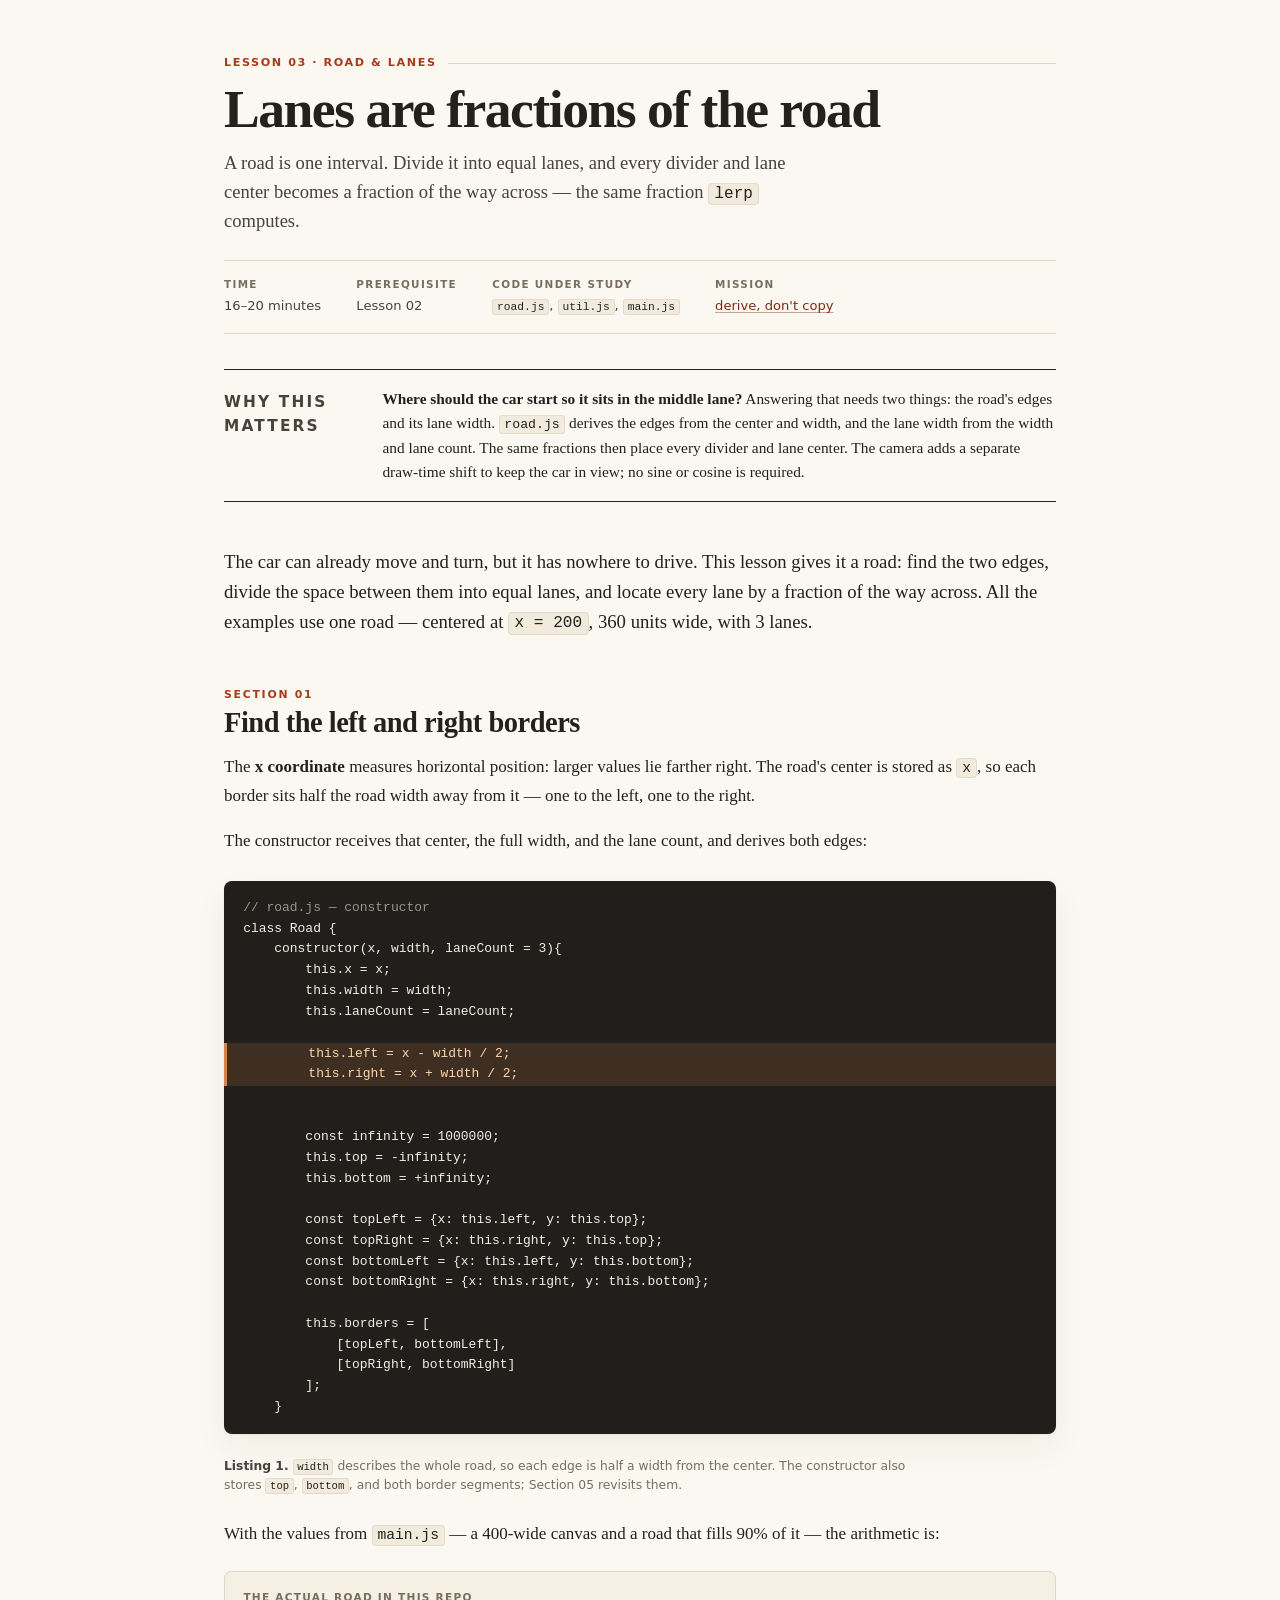
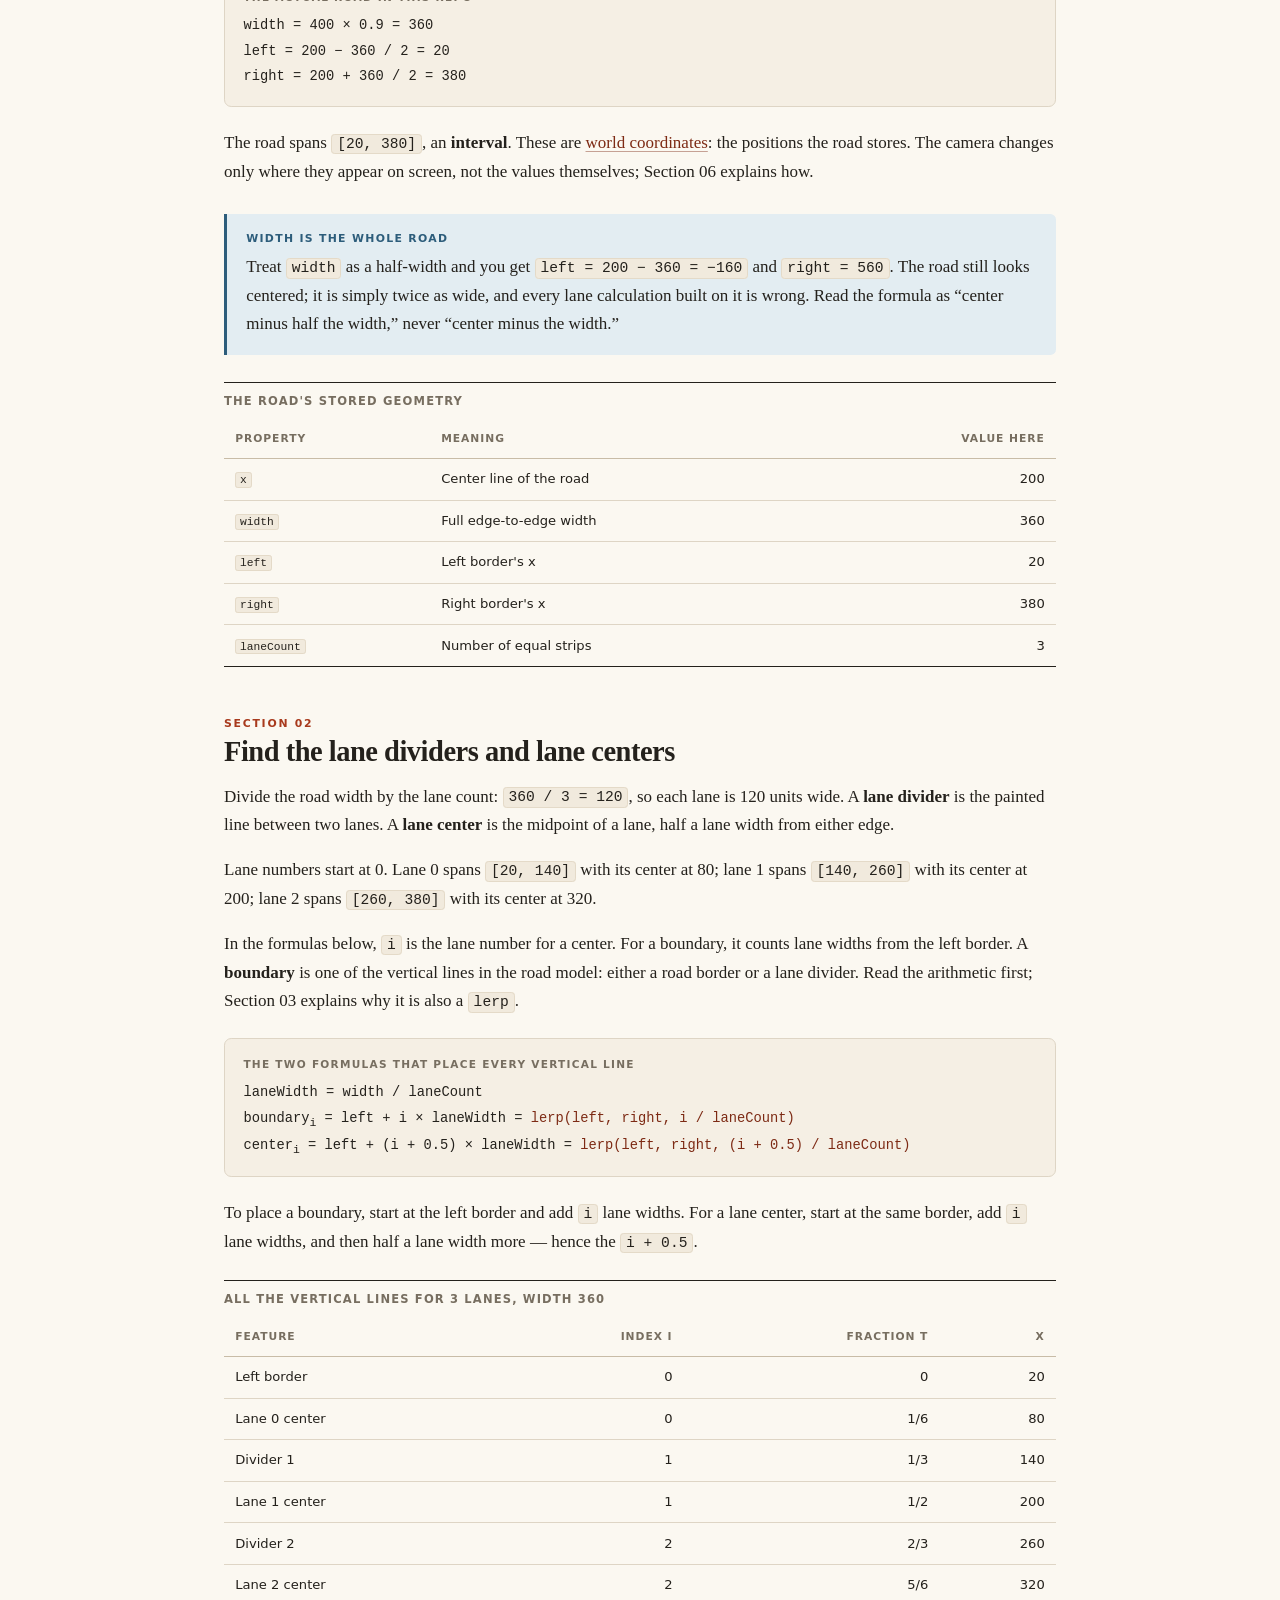
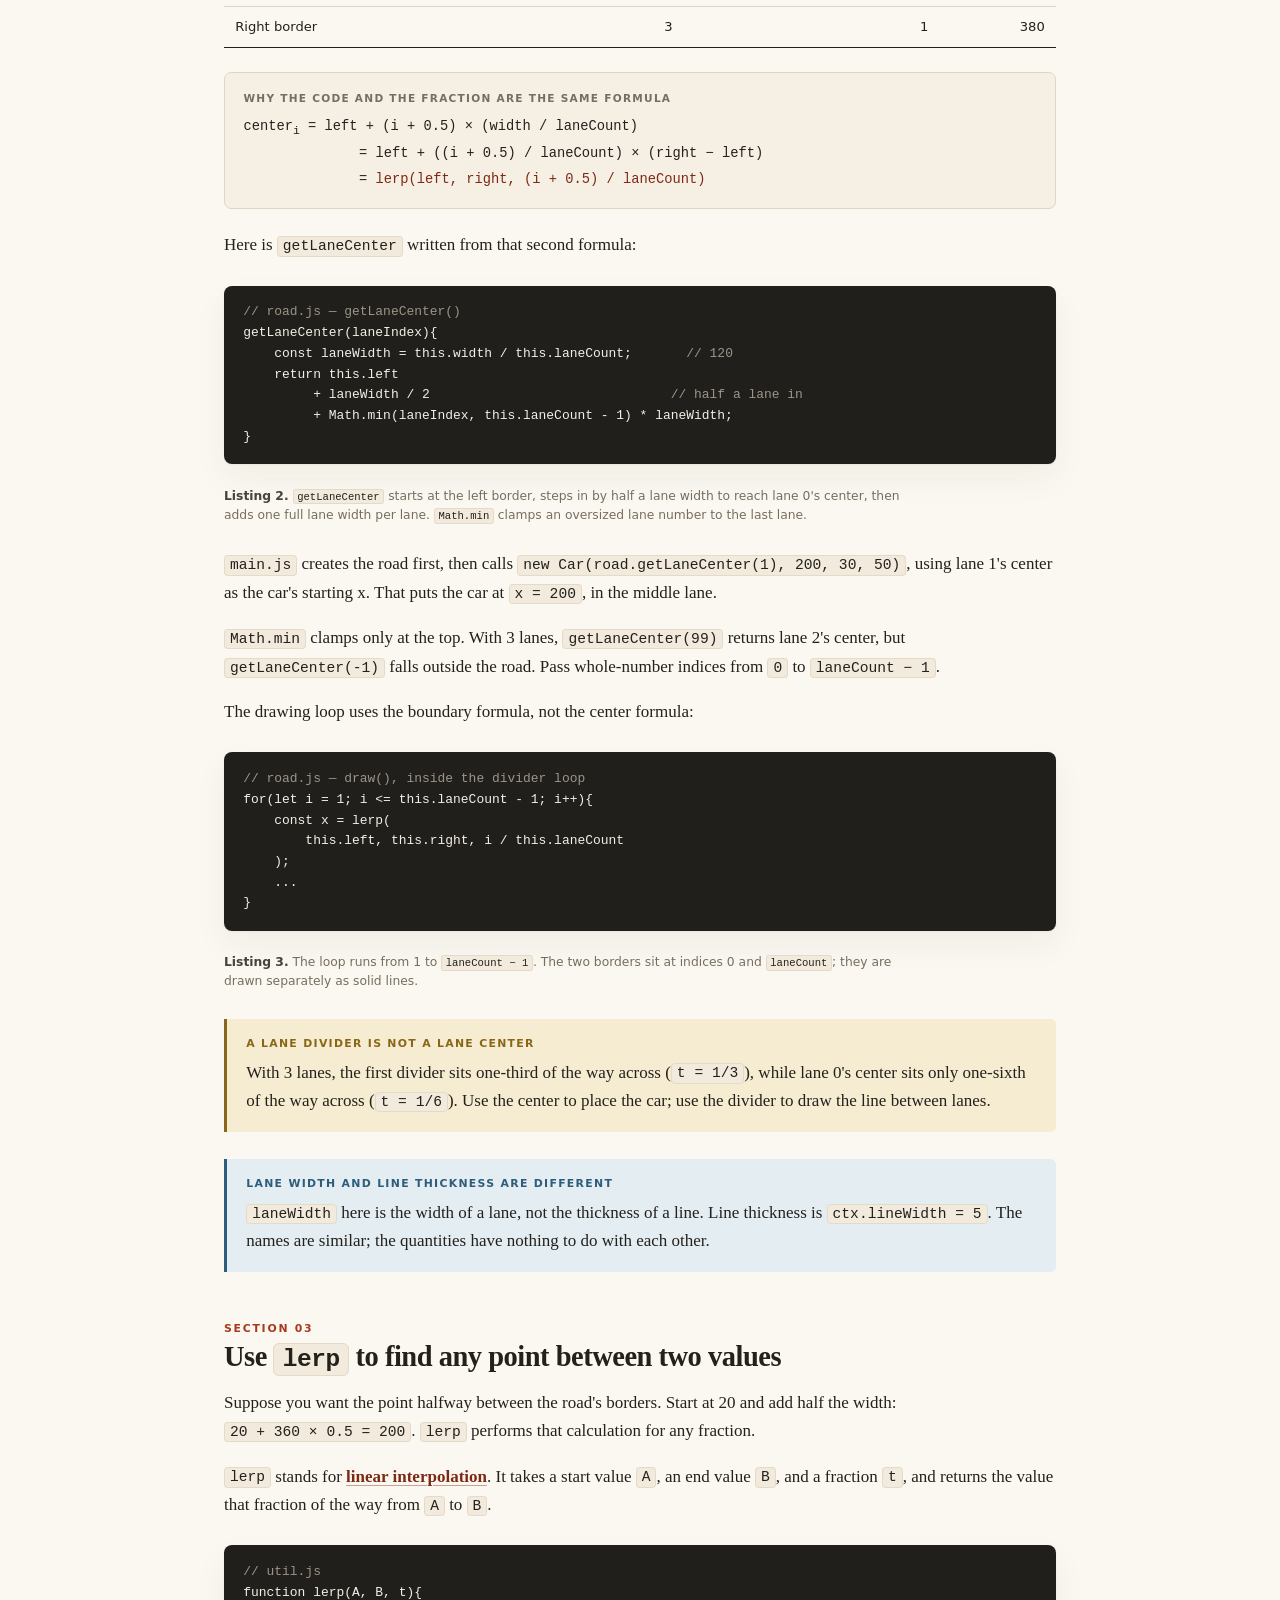
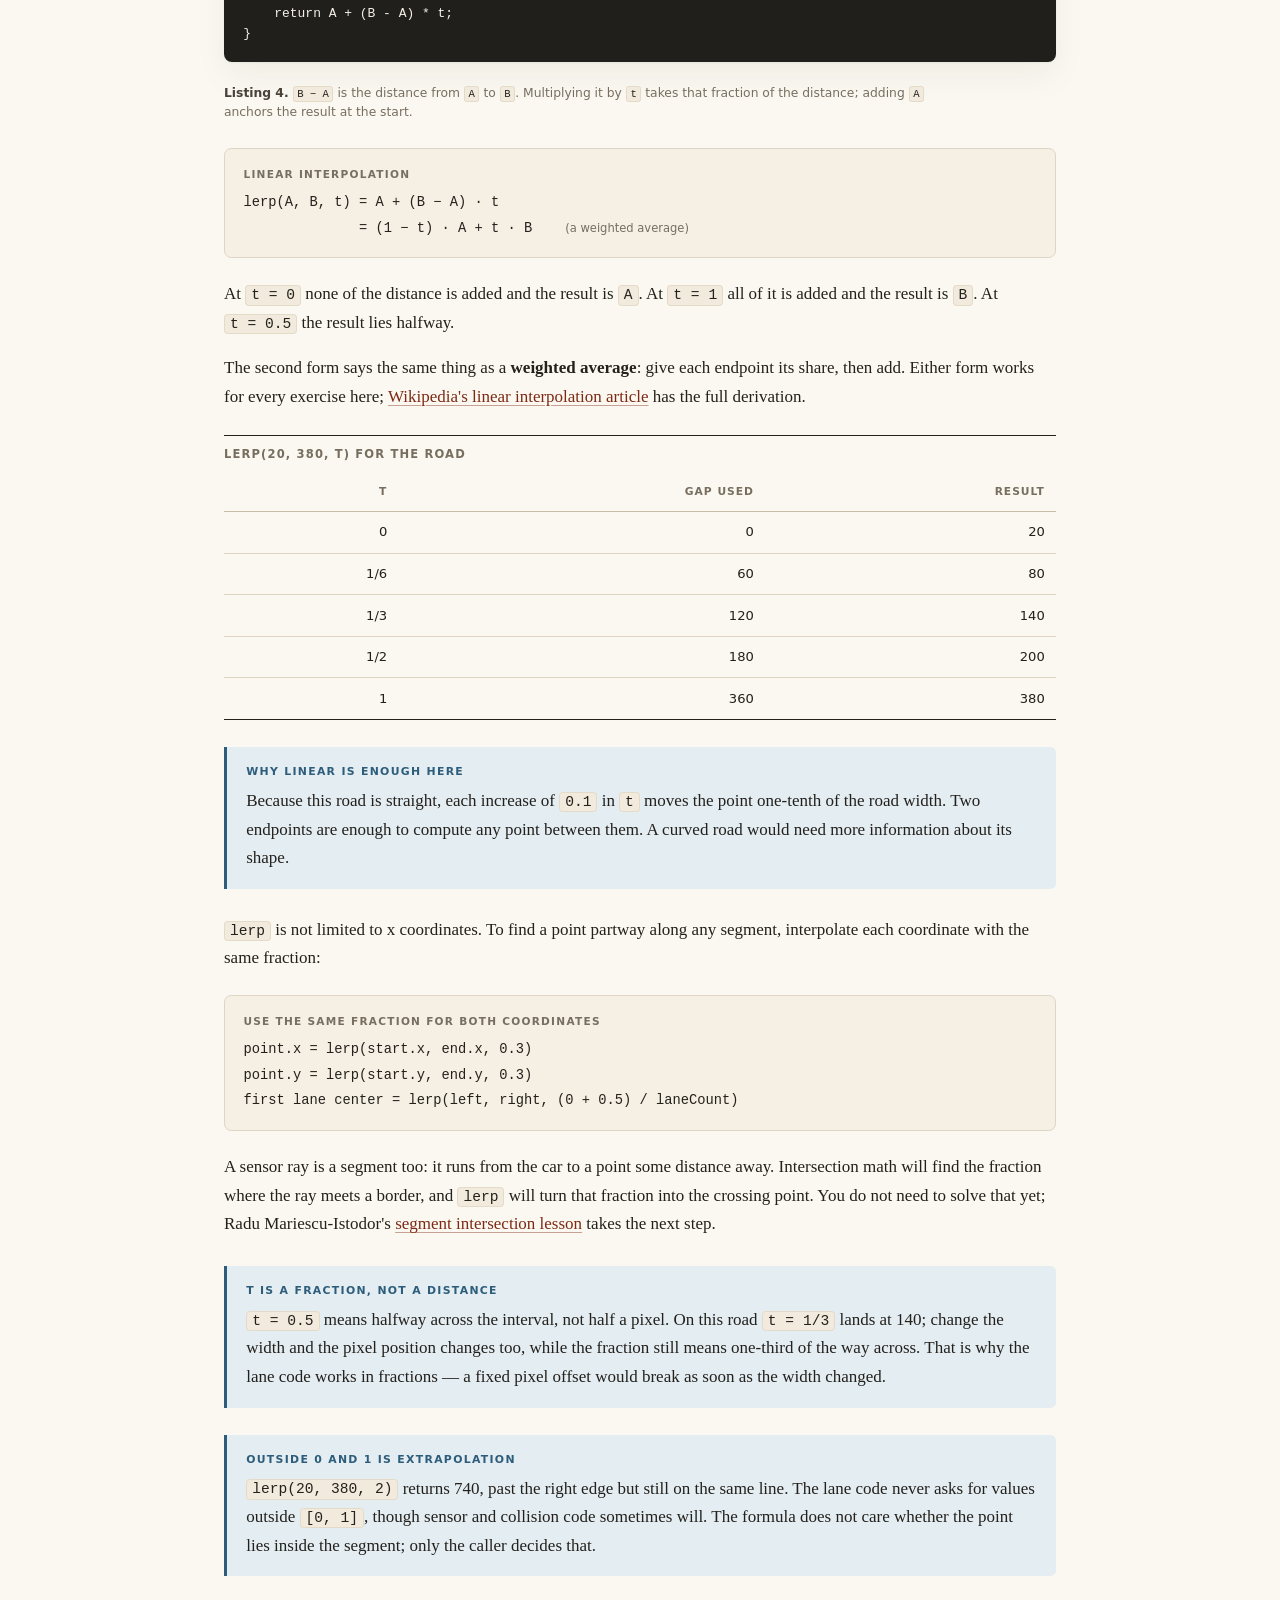
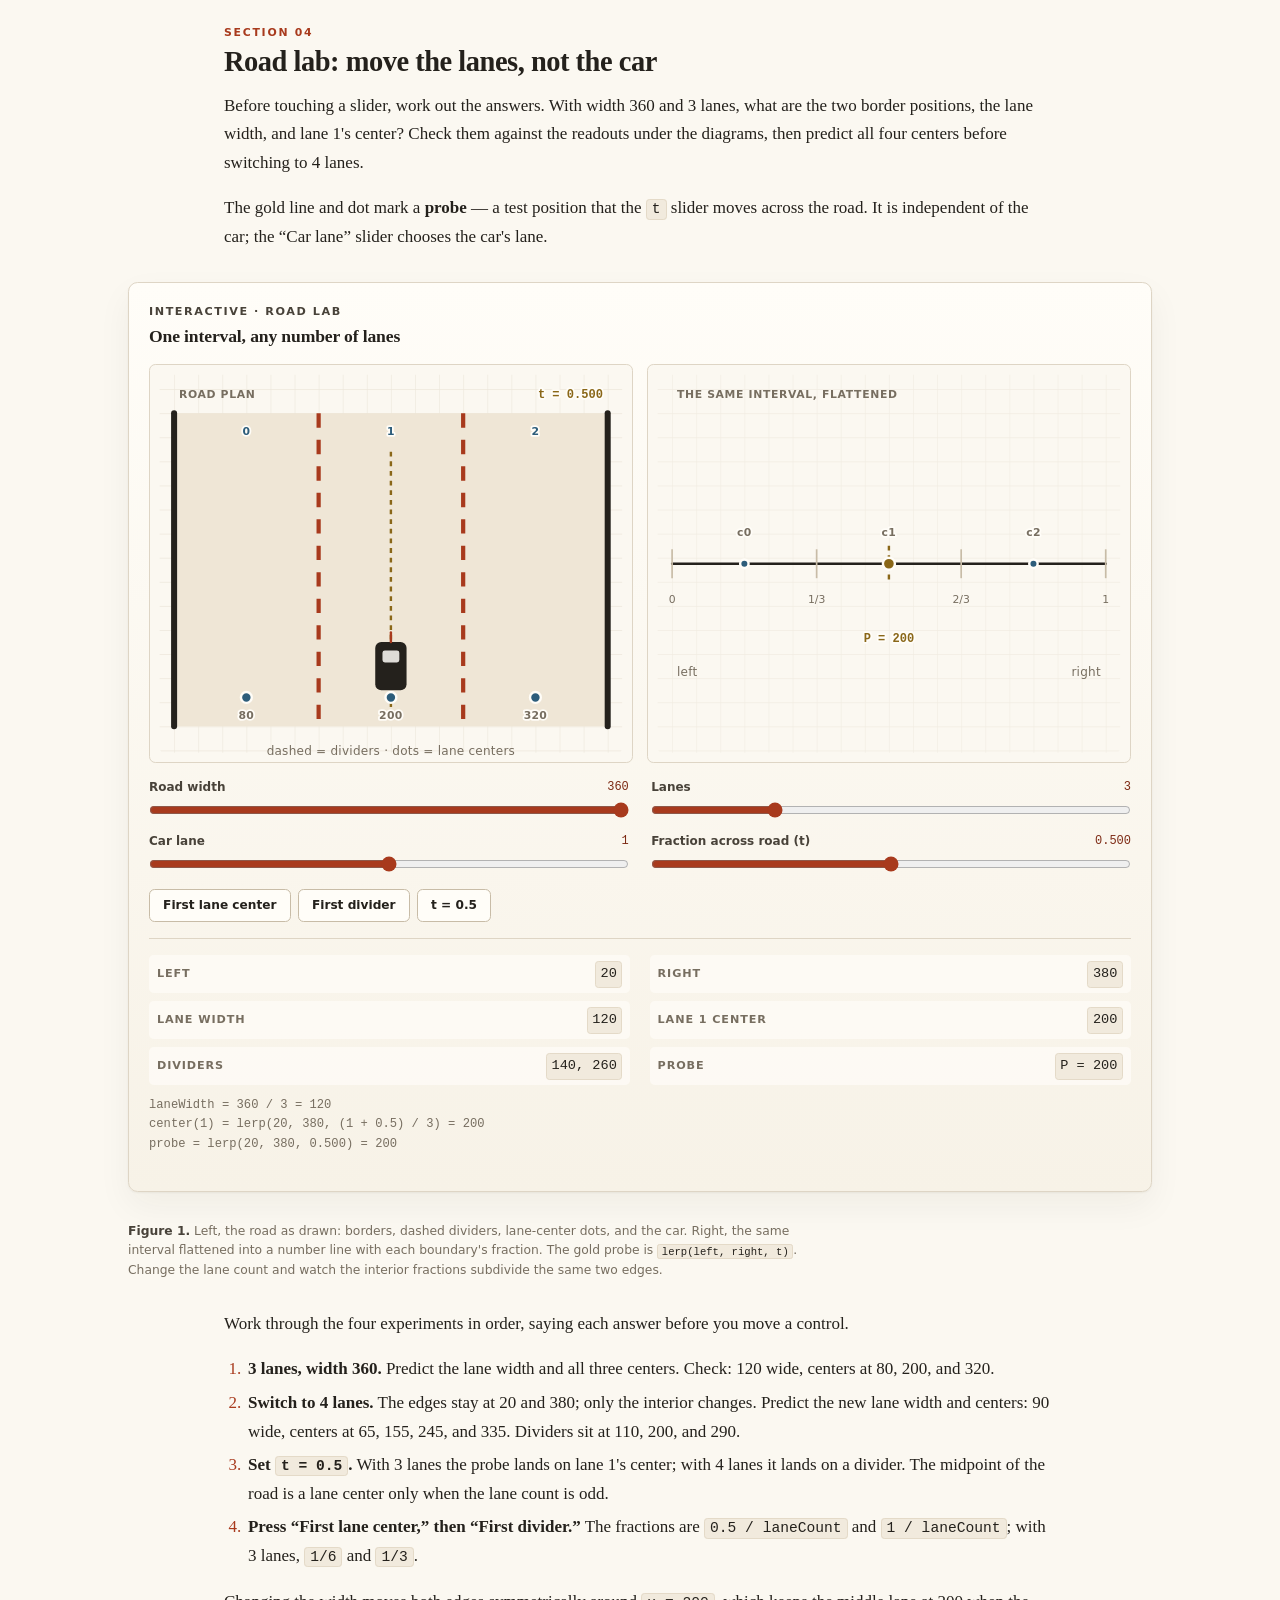
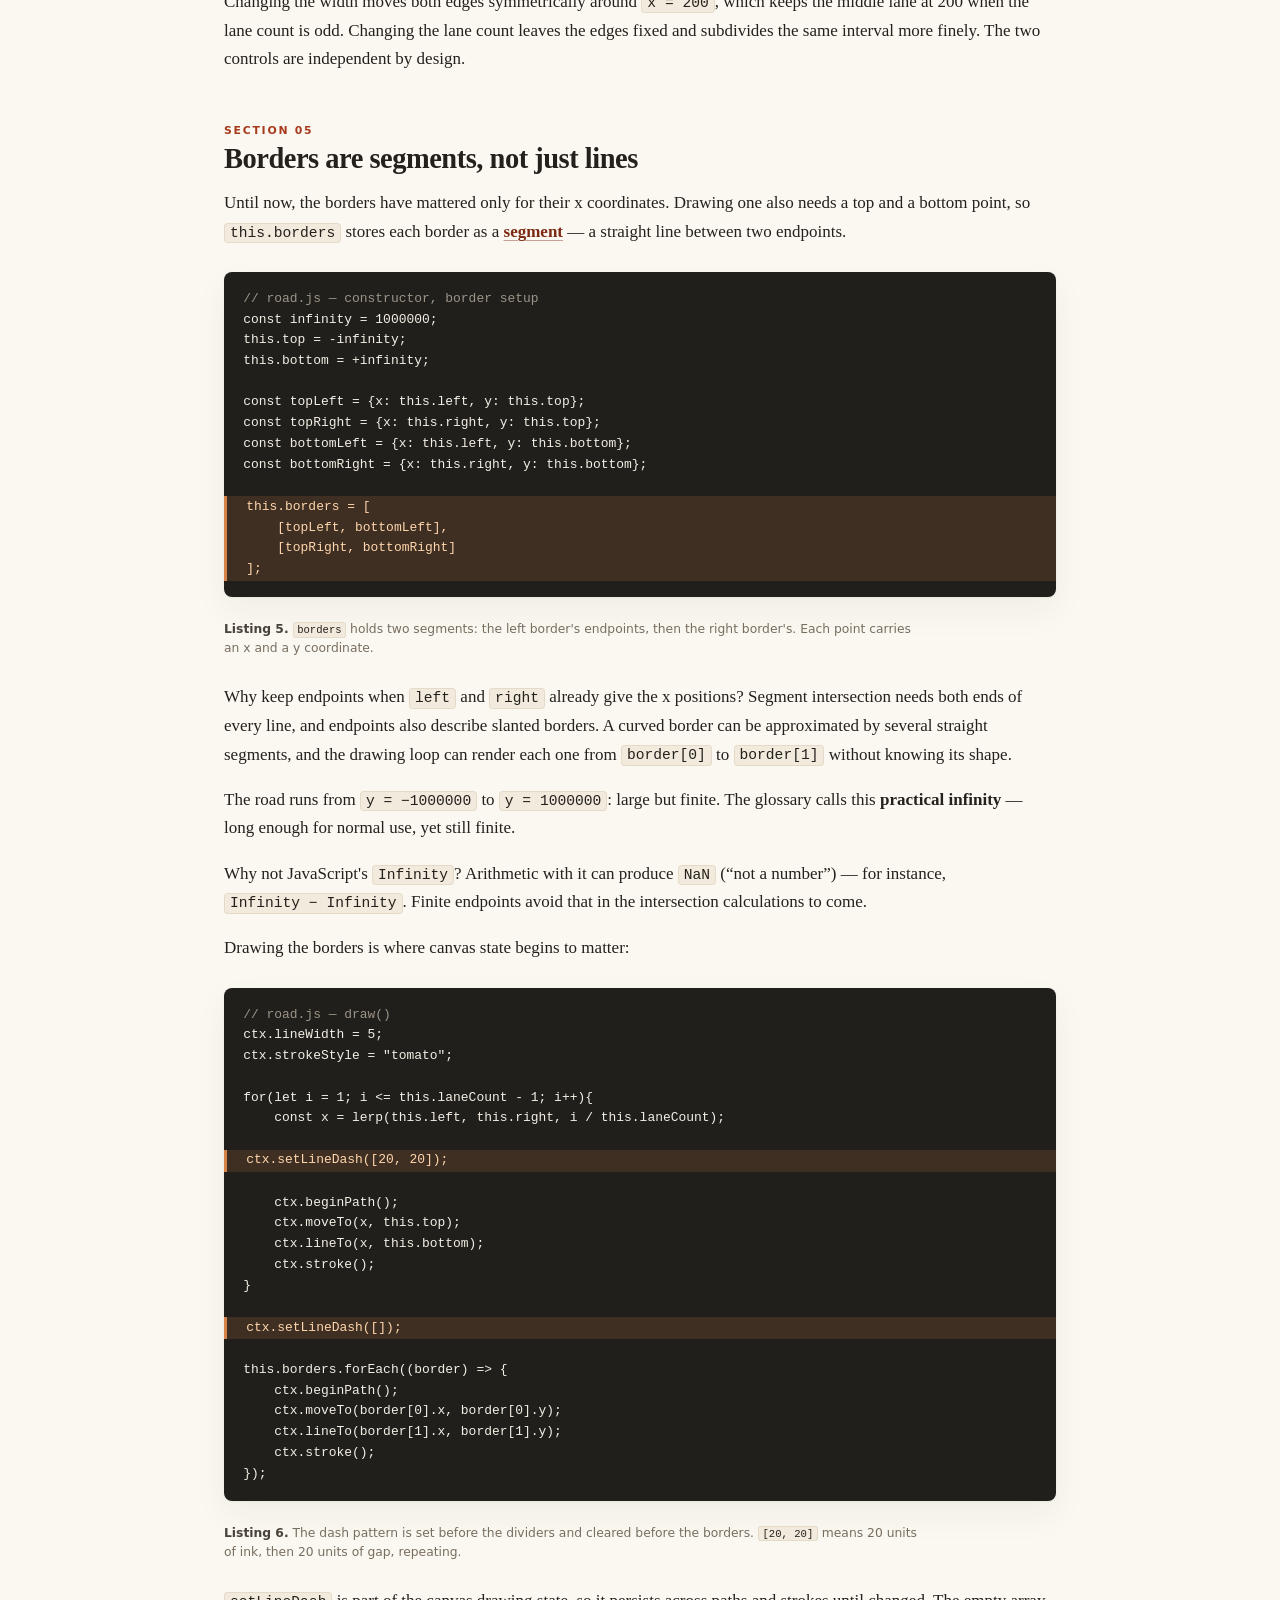
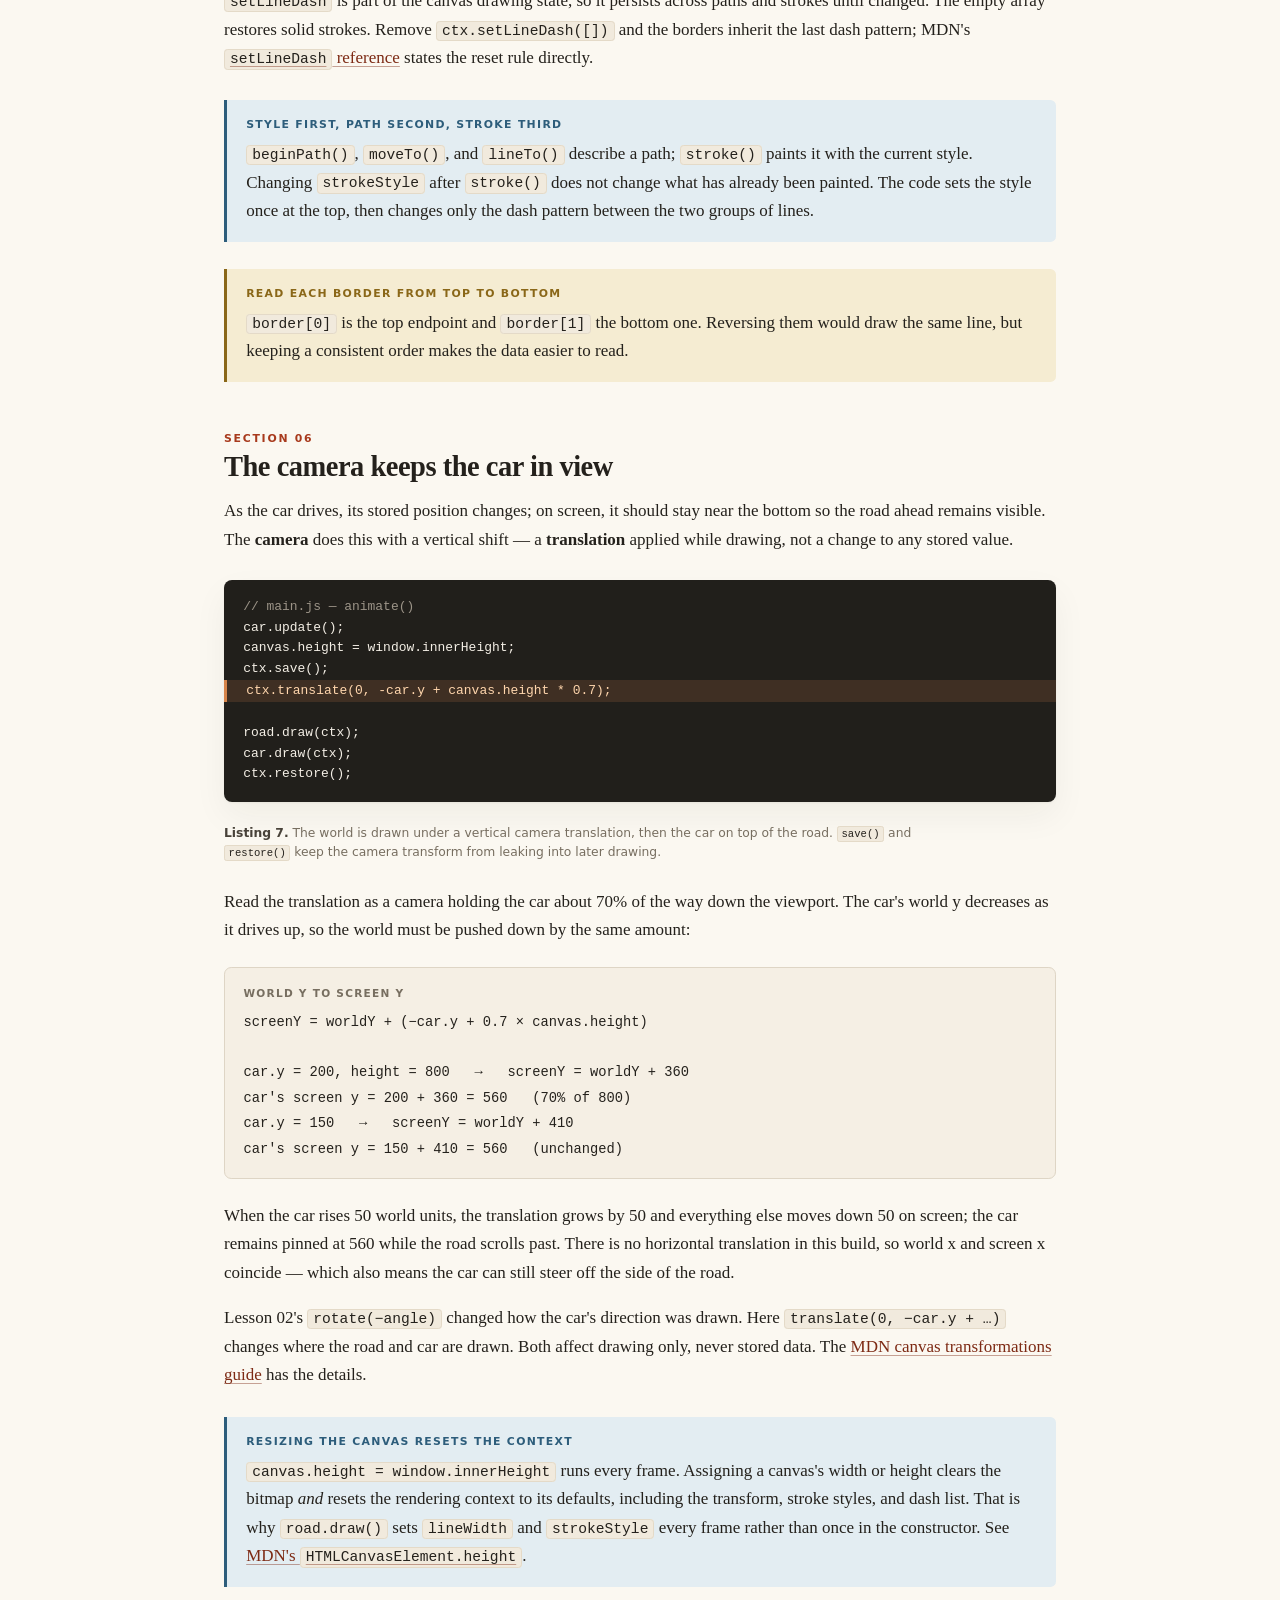
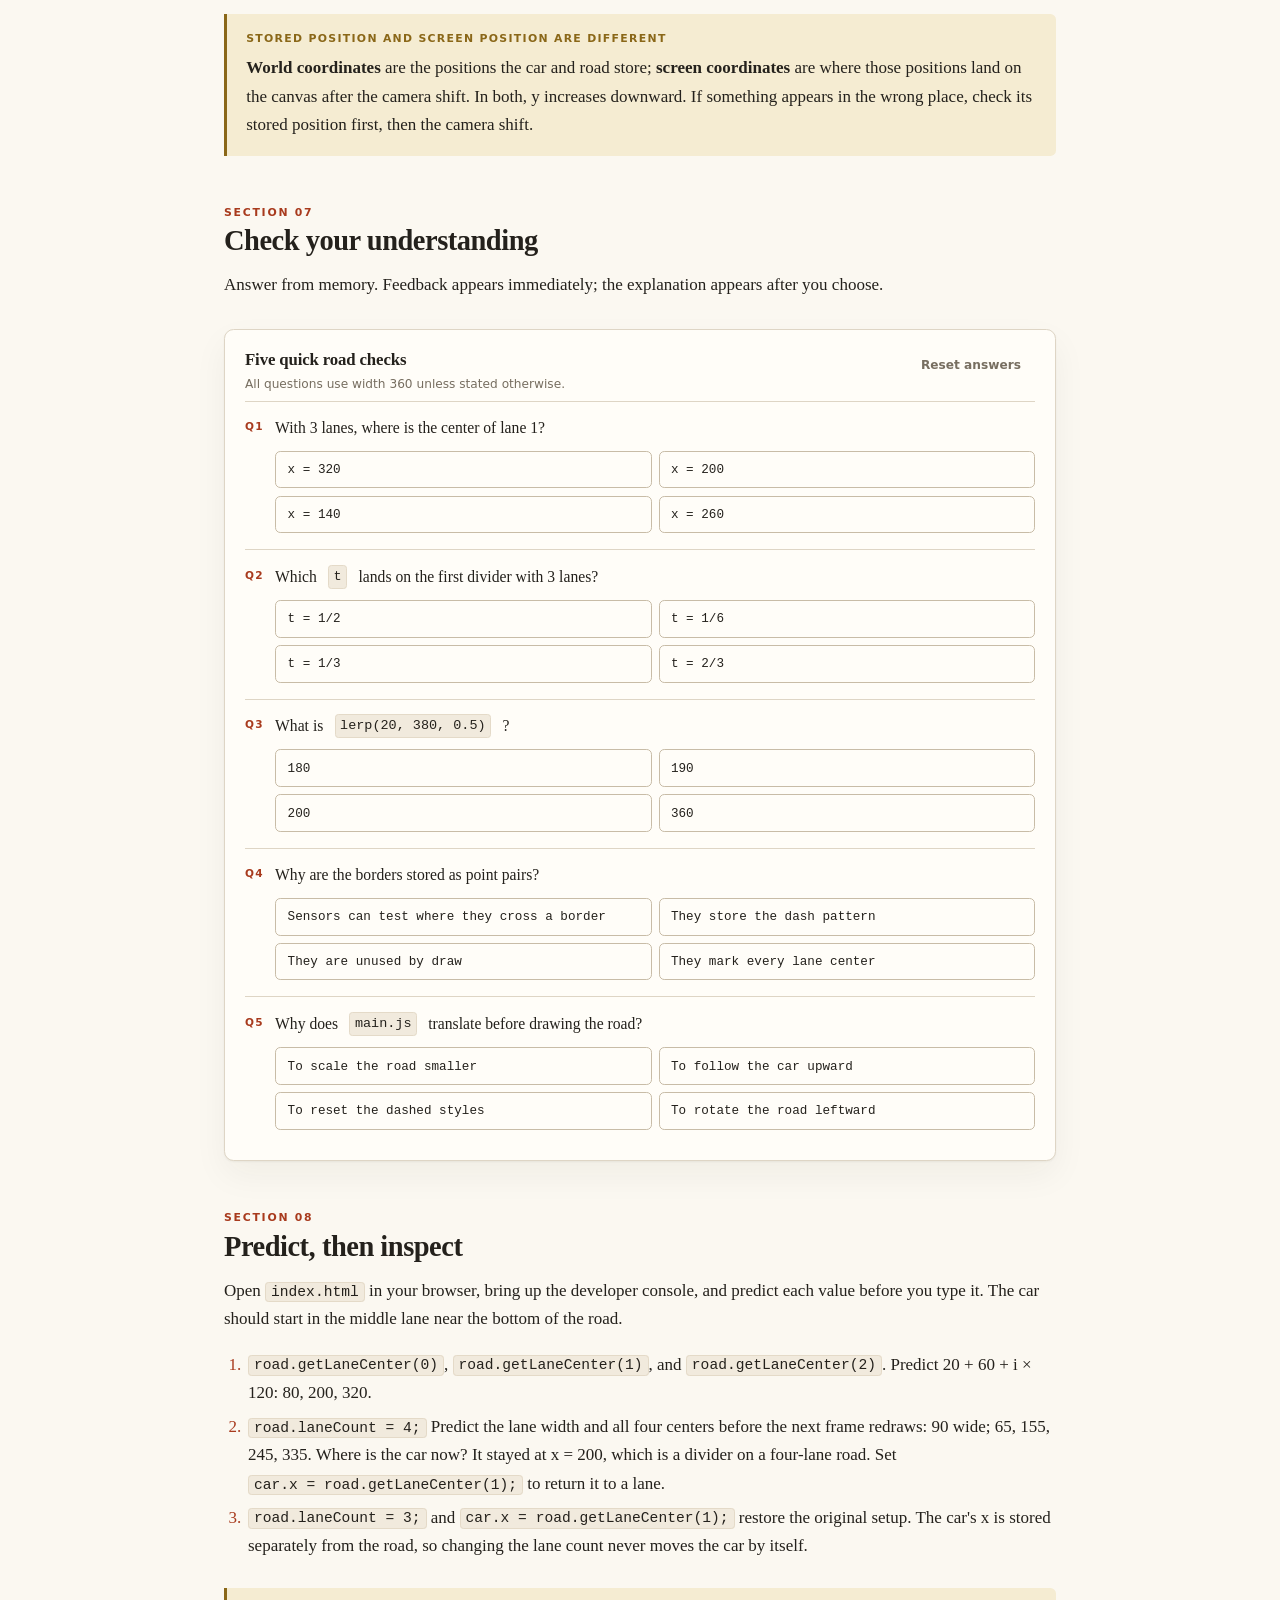
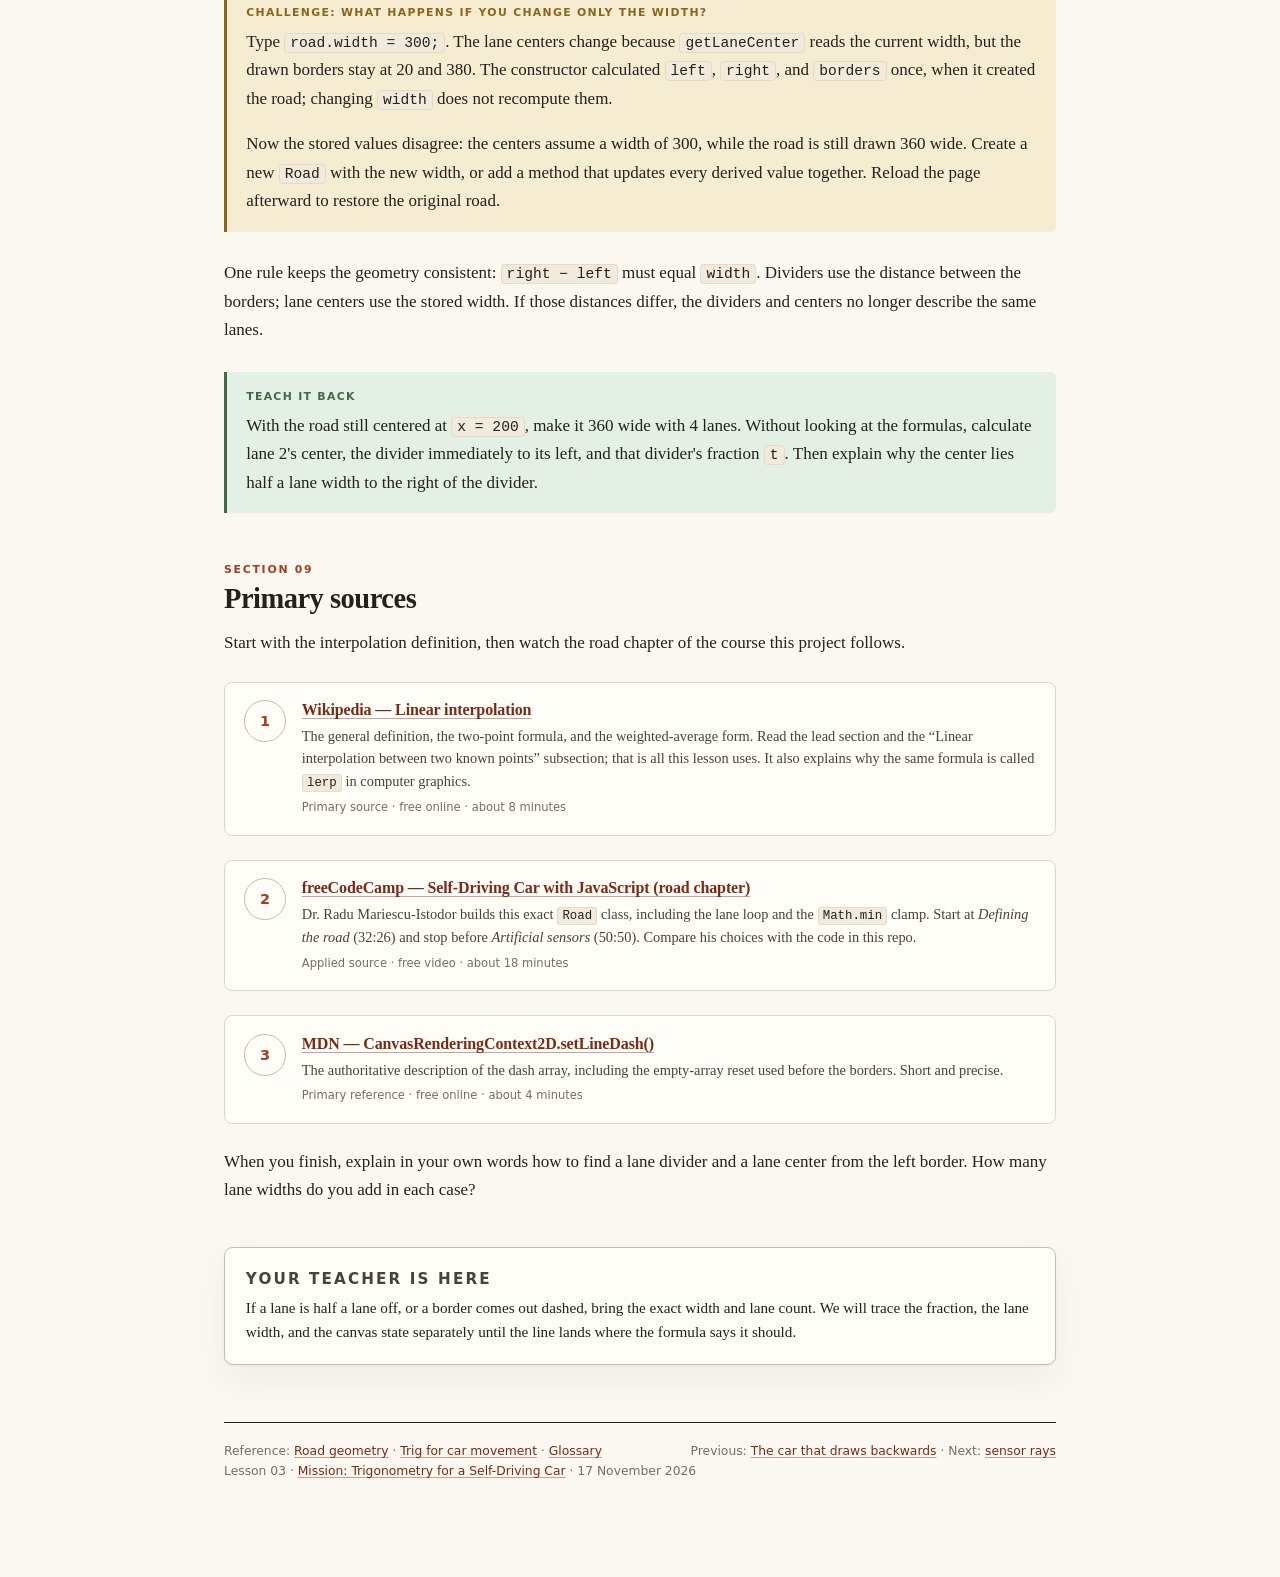
<file: lessons/0003-road-geometry.html>
<!DOCTYPE html>
<html lang="en">
<head>
  <meta charset="UTF-8">
  <meta name="viewport" content="width=device-width, initial-scale=1.0">
  <title>Lesson 03 — Lanes are fractions of the road</title>
  <meta name="description" content="Derive the road's left and right edges from its center and width, place every divider and lane center with linear interpolation, and see how the borders become segments the sensors can use.">
  <link rel="stylesheet" href="../assets/lesson.css">
</head>
<body>
  <article class="lesson">
    <header class="lesson-header">
      <p class="kicker">Lesson 03 · Road &amp; lanes</p>
      <h1>Lanes are fractions of the road</h1>
      <p class="dek">A road is one interval. Divide it into equal lanes, and every divider and lane center becomes a fraction of the way across — the same fraction <code>lerp</code> computes.</p>

      <dl class="meta">
        <div>
          <dt>Time</dt>
          <dd>16–20 minutes</dd>
        </div>
        <div>
          <dt>Prerequisite</dt>
          <dd>Lesson 02</dd>
        </div>
        <div>
          <dt>Code under study</dt>
          <dd><code>road.js</code>, <code>util.js</code>, <code>main.js</code></dd>
        </div>
        <div>
          <dt>Mission</dt>
          <dd><a href="../MISSION.md">derive, don't copy</a></dd>
        </div>
      </dl>
    </header>

    <aside class="mission">
      <p class="eyebrow">Why this matters</p>
      <p><strong>Where should the car start so it sits in the middle lane?</strong> Answering that needs two things: the road's edges and its lane width. <code>road.js</code> derives the edges from the center and width, and the lane width from the width and lane count. The same fractions then place every divider and lane center. The camera adds a separate draw-time shift to keep the car in view; no sine or cosine is required.</p>
    </aside>

    <p class="lede">The car can already move and turn, but it has nowhere to drive. This lesson gives it a road: find the two edges, divide the space between them into equal lanes, and locate every lane by a fraction of the way across. All the examples use one road — centered at <code>x = 200</code>, 360 units wide, with 3 lanes.</p>

    <section aria-labelledby="section-interval">
      <h2 id="section-interval"><span class="sec-num">Section 01</span>Find the left and right borders</h2>

      <p>The <strong>x coordinate</strong> measures horizontal position: larger values lie farther right. The road's center is stored as <code>x</code>, so each border sits half the road width away from it — one to the left, one to the right.</p>
      <p>The constructor receives that center, the full width, and the lane count, and derives both edges:</p>

      <figure class="code-figure">
        <pre><code><span class="comment">// road.js — constructor</span>
class Road {
    constructor(x, width, laneCount = 3){
        this.x = x;
        this.width = width;
        this.laneCount = laneCount;

<span class="hl">        this.left = x - width / 2;
        this.right = x + width / 2;</span>

        const infinity = 1000000;
        this.top = -infinity;
        this.bottom = +infinity;

        const topLeft = {x: this.left, y: this.top};
        const topRight = {x: this.right, y: this.top};
        const bottomLeft = {x: this.left, y: this.bottom};
        const bottomRight = {x: this.right, y: this.bottom};

        this.borders = [
            [topLeft, bottomLeft],
            [topRight, bottomRight]
        ];
    }</code></pre>
        <figcaption><strong>Listing 1.</strong> <code>width</code> describes the whole road, so each edge is half a width from the center. The constructor also stores <code>top</code>, <code>bottom</code>, and both border segments; Section 05 revisits them.</figcaption>
      </figure>

      <p>With the values from <code>main.js</code> — a 400-wide canvas and a road that fills 90% of it — the arithmetic is:</p>

      <div class="formula-block">
        <span class="formula-label">The actual road in this repo</span>
        width = 400 × 0.9 = 360<br>
        left = 200 − 360 / 2 = 20<br>
        right = 200 + 360 / 2 = 380
      </div>

      <p>The road spans <code>[20, 380]</code>, an <strong>interval</strong>. These are <a href="../reference/trig-glossary.html#world-coordinates">world coordinates</a>: the positions the road stores. The camera changes only where they appear on screen, not the values themselves; Section 06 explains how.</p>

      <aside class="callout callout--note">
        <p class="callout-title">Width is the whole road</p>
        <p>Treat <code>width</code> as a half-width and you get <code>left = 200 − 360 = −160</code> and <code>right = 560</code>. The road still looks centered; it is simply twice as wide, and every lane calculation built on it is wrong. Read the formula as “center minus half the width,” never “center minus the width.”</p>
      </aside>

      <div class="table-wrap">
        <table>
          <caption>The road's stored geometry</caption>
          <thead>
            <tr>
              <th scope="col">Property</th>
              <th scope="col">Meaning</th>
              <th scope="col" class="num">Value here</th>
            </tr>
          </thead>
          <tbody>
            <tr>
              <td><code>x</code></td>
              <td>Center line of the road</td>
              <td class="num">200</td>
            </tr>
            <tr>
              <td><code>width</code></td>
              <td>Full edge-to-edge width</td>
              <td class="num">360</td>
            </tr>
            <tr>
              <td><code>left</code></td>
              <td>Left border's x</td>
              <td class="num">20</td>
            </tr>
            <tr>
              <td><code>right</code></td>
              <td>Right border's x</td>
              <td class="num">380</td>
            </tr>
            <tr>
              <td><code>laneCount</code></td>
              <td>Number of equal strips</td>
              <td class="num">3</td>
            </tr>
          </tbody>
        </table>
      </div>
    </section>

    <section aria-labelledby="section-fractions">
      <h2 id="section-fractions"><span class="sec-num">Section 02</span>Find the lane dividers and lane centers</h2>

      <p>Divide the road width by the lane count: <code>360 / 3 = 120</code>, so each lane is 120 units wide. A <strong>lane divider</strong> is the painted line between two lanes. A <strong>lane center</strong> is the midpoint of a lane, half a lane width from either edge.</p>
      <p>Lane numbers start at 0. Lane 0 spans <code>[20, 140]</code> with its center at 80; lane 1 spans <code>[140, 260]</code> with its center at 200; lane 2 spans <code>[260, 380]</code> with its center at 320.</p>
      <p>In the formulas below, <code>i</code> is the lane number for a center. For a boundary, it counts lane widths from the left border. A <strong>boundary</strong> is one of the vertical lines in the road model: either a road border or a lane divider. Read the arithmetic first; Section 03 explains why it is also a <code>lerp</code>.</p>

      <div class="formula-block">
        <span class="formula-label">The two formulas that place every vertical line</span>
        laneWidth = width / laneCount<br>
        boundary<sub>i</sub> = left + i × laneWidth = <em>lerp(left, right, i / laneCount)</em><br>
        center<sub>i</sub> = left + (i + 0.5) × laneWidth = <em>lerp(left, right, (i + 0.5) / laneCount)</em>
      </div>

      <p>To place a boundary, start at the left border and add <code>i</code> lane widths. For a lane center, start at the same border, add <code>i</code> lane widths, and then half a lane width more — hence the <code>i + 0.5</code>.</p>

      <div class="table-wrap">
        <table>
          <caption>All the vertical lines for 3 lanes, width 360</caption>
          <thead>
            <tr>
              <th scope="col">Feature</th>
              <th scope="col" class="num">Index i</th>
              <th scope="col" class="num">Fraction t</th>
              <th scope="col" class="num">x</th>
            </tr>
          </thead>
          <tbody>
            <tr>
              <td>Left border</td>
              <td class="num">0</td>
              <td class="num">0</td>
              <td class="num">20</td>
            </tr>
            <tr>
              <td>Lane 0 center</td>
              <td class="num">0</td>
              <td class="num">1/6</td>
              <td class="num">80</td>
            </tr>
            <tr>
              <td>Divider 1</td>
              <td class="num">1</td>
              <td class="num">1/3</td>
              <td class="num">140</td>
            </tr>
            <tr>
              <td>Lane 1 center</td>
              <td class="num">1</td>
              <td class="num">1/2</td>
              <td class="num">200</td>
            </tr>
            <tr>
              <td>Divider 2</td>
              <td class="num">2</td>
              <td class="num">2/3</td>
              <td class="num">260</td>
            </tr>
            <tr>
              <td>Lane 2 center</td>
              <td class="num">2</td>
              <td class="num">5/6</td>
              <td class="num">320</td>
            </tr>
            <tr>
              <td>Right border</td>
              <td class="num">3</td>
              <td class="num">1</td>
              <td class="num">380</td>
            </tr>
          </tbody>
        </table>
      </div>

      <div class="formula-block">
        <span class="formula-label">Why the code and the fraction are the same formula</span>
        center<sub>i</sub> = left + (i + 0.5) × (width / laneCount)<br>
        &nbsp;&nbsp;&nbsp;&nbsp;&nbsp;&nbsp;&nbsp;&nbsp;&nbsp;&nbsp;&nbsp;&nbsp;&nbsp; = left + ((i + 0.5) / laneCount) × (right − left)<br>
        &nbsp;&nbsp;&nbsp;&nbsp;&nbsp;&nbsp;&nbsp;&nbsp;&nbsp;&nbsp;&nbsp;&nbsp;&nbsp; = <em>lerp(left, right, (i + 0.5) / laneCount)</em>
      </div>

      <p>Here is <code>getLaneCenter</code> written from that second formula:</p>

      <figure class="code-figure">
        <pre><code><span class="comment">// road.js — getLaneCenter()</span>
getLaneCenter(laneIndex){
    const laneWidth = this.width / this.laneCount;       <span class="comment">// 120</span>
    return this.left
         + laneWidth / 2                               <span class="comment">// half a lane in</span>
         + Math.min(laneIndex, this.laneCount - 1) * laneWidth;
}</code></pre>
        <figcaption><strong>Listing 2.</strong> <code>getLaneCenter</code> starts at the left border, steps in by half a lane width to reach lane 0's center, then adds one full lane width per lane. <code>Math.min</code> clamps an oversized lane number to the last lane.</figcaption>
      </figure>

      <p><code>main.js</code> creates the road first, then calls <code>new Car(road.getLaneCenter(1), 200, 30, 50)</code>, using lane 1's center as the car's starting x. That puts the car at <code>x = 200</code>, in the middle lane.</p>

      <p><code>Math.min</code> clamps only at the top. With 3 lanes, <code>getLaneCenter(99)</code> returns lane 2's center, but <code>getLaneCenter(-1)</code> falls outside the road. Pass whole-number indices from <code>0</code> to <code>laneCount − 1</code>.</p>

      <p>The drawing loop uses the boundary formula, not the center formula:</p>

      <figure class="code-figure">
        <pre><code><span class="comment">// road.js — draw(), inside the divider loop</span>
for(let i = 1; i &lt;= this.laneCount - 1; i++){
    const x = lerp(
        this.left, this.right, i / this.laneCount
    );
    ...
}</code></pre>
        <figcaption><strong>Listing 3.</strong> The loop runs from 1 to <code>laneCount − 1</code>. The two borders sit at indices 0 and <code>laneCount</code>; they are drawn separately as solid lines.</figcaption>
      </figure>

      <aside class="callout callout--gold">
        <p class="callout-title">A lane divider is not a lane center</p>
        <p>With 3 lanes, the first divider sits one-third of the way across (<code>t = 1/3</code>), while lane 0's center sits only one-sixth of the way across (<code>t = 1/6</code>). Use the center to place the car; use the divider to draw the line between lanes.</p>
      </aside>

      <aside class="callout callout--note">
        <p class="callout-title">Lane width and line thickness are different</p>
        <p><code>laneWidth</code> here is the width of a lane, not the thickness of a line. Line thickness is <code>ctx.lineWidth = 5</code>. The names are similar; the quantities have nothing to do with each other.</p>
      </aside>
    </section>

    <section aria-labelledby="section-lerp">
      <h2 id="section-lerp"><span class="sec-num">Section 03</span>Use <code>lerp</code> to find any point between two values</h2>

      <p>Suppose you want the point halfway between the road's borders. Start at 20 and add half the width: <code>20 + 360 × 0.5 = 200</code>. <code>lerp</code> performs that calculation for any fraction.</p>
      <p><code>lerp</code> stands for <a href="../reference/trig-glossary.html#linear-interpolation"><strong>linear interpolation</strong></a>. It takes a start value <code>A</code>, an end value <code>B</code>, and a fraction <code>t</code>, and returns the value that fraction of the way from <code>A</code> to <code>B</code>.</p>

      <figure class="code-figure">
        <pre><code><span class="comment">// util.js</span>
function lerp(A, B, t){
    return A + (B - A) * t;
}</code></pre>
        <figcaption><strong>Listing 4.</strong> <code>B − A</code> is the distance from <code>A</code> to <code>B</code>. Multiplying it by <code>t</code> takes that fraction of the distance; adding <code>A</code> anchors the result at the start.</figcaption>
      </figure>

      <div class="formula-block">
        <span class="formula-label">Linear interpolation</span>
        lerp(A, B, t) = A + (B − A) · t<br>
        &nbsp;&nbsp;&nbsp;&nbsp;&nbsp;&nbsp;&nbsp;&nbsp;&nbsp;&nbsp;&nbsp;&nbsp;&nbsp; = (1 − t) · A + t · B &nbsp;&nbsp; <span style="color: var(--muted); font-family: var(--sans); font-size: 0.72rem;">(a weighted average)</span>
      </div>

      <p>At <code>t = 0</code> none of the distance is added and the result is <code>A</code>. At <code>t = 1</code> all of it is added and the result is <code>B</code>. At <code>t = 0.5</code> the result lies halfway.</p>
      <p>The second form says the same thing as a <strong>weighted average</strong>: give each endpoint its share, then add. Either form works for every exercise here; <a href="https://en.wikipedia.org/wiki/Linear_interpolation" target="_blank" rel="noreferrer">Wikipedia's linear interpolation article</a> has the full derivation.</p>

      <div class="table-wrap">
        <table>
          <caption>lerp(20, 380, t) for the road</caption>
          <thead>
            <tr>
              <th scope="col" class="num">t</th>
              <th scope="col" class="num">Gap used</th>
              <th scope="col" class="num">Result</th>
            </tr>
          </thead>
          <tbody>
            <tr>
              <td class="num">0</td>
              <td class="num">0</td>
              <td class="num">20</td>
            </tr>
            <tr>
              <td class="num">1/6</td>
              <td class="num">60</td>
              <td class="num">80</td>
            </tr>
            <tr>
              <td class="num">1/3</td>
              <td class="num">120</td>
              <td class="num">140</td>
            </tr>
            <tr>
              <td class="num">1/2</td>
              <td class="num">180</td>
              <td class="num">200</td>
            </tr>
            <tr>
              <td class="num">1</td>
              <td class="num">360</td>
              <td class="num">380</td>
            </tr>
          </tbody>
        </table>
      </div>

      <aside class="callout callout--note">
        <p class="callout-title">Why linear is enough here</p>
        <p>Because this road is straight, each increase of <code>0.1</code> in <code>t</code> moves the point one-tenth of the road width. Two endpoints are enough to compute any point between them. A curved road would need more information about its shape.</p>
      </aside>

      <p><code>lerp</code> is not limited to x coordinates. To find a point partway along any segment, interpolate each coordinate with the same fraction:</p>

      <div class="formula-block">
        <span class="formula-label">Use the same fraction for both coordinates</span>
        point.x = lerp(start.x, end.x, 0.3)<br>
        point.y = lerp(start.y, end.y, 0.3)<br>
        first lane center = lerp(left, right, (0 + 0.5) / laneCount)
      </div>

      <p>A sensor ray is a segment too: it runs from the car to a point some distance away. Intersection math will find the fraction where the ray meets a border, and <code>lerp</code> will turn that fraction into the crossing point. You do not need to solve that yet; Radu Mariescu-Istodor's <a href="https://www.youtube.com/watch?v=fHOLQJo0FjQ" target="_blank" rel="noreferrer">segment intersection lesson</a> takes the next step.</p>

      <aside class="callout callout--note">
        <p class="callout-title">t is a fraction, not a distance</p>
        <p><code>t = 0.5</code> means halfway across the interval, not half a pixel. On this road <code>t = 1/3</code> lands at 140; change the width and the pixel position changes too, while the fraction still means one-third of the way across. That is why the lane code works in fractions — a fixed pixel offset would break as soon as the width changed.</p>
      </aside>

      <aside class="callout callout--note">
        <p class="callout-title">Outside 0 and 1 is extrapolation</p>
        <p><code>lerp(20, 380, 2)</code> returns 740, past the right edge but still on the same line. The lane code never asks for values outside <code>[0, 1]</code>, though sensor and collision code sometimes will. The formula does not care whether the point lies inside the segment; only the caller decides that.</p>
      </aside>
    </section>

    <section aria-labelledby="section-lab">
      <h2 id="section-lab"><span class="sec-num">Section 04</span>Road lab: move the lanes, not the car</h2>

      <p>Before touching a slider, work out the answers. With width 360 and 3 lanes, what are the two border positions, the lane width, and lane 1's center? Check them against the readouts under the diagrams, then predict all four centers before switching to 4 lanes.</p>
      <p>The gold line and dot mark a <strong>probe</strong> — a test position that the <code>t</code> slider moves across the road. It is independent of the car; the “Car lane” slider chooses the car's lane.</p>

      <figure class="figure-wide">
        <div class="lab" data-road-lab>
          <div class="lab-head">
            <div>
              <p class="eyebrow">Interactive · Road lab</p>
              <h3>One interval, any number of lanes</h3>
            </div>
          </div>

          <div class="lab-grid">
            <div class="lab-panel">
              <svg class="lab-svg" viewBox="0 0 400 330" role="img" aria-labelledby="road-plan-title">
                <title id="road-plan-title">Top-down road with dashed lane dividers, solid borders, numbered lane centers, a car, and a gold probe line</title>
                <defs>
                  <pattern id="road-plan-grid" width="20" height="20" patternUnits="userSpaceOnUse">
                    <path d="M 20 0 L 0 0 0 20" fill="none" stroke="var(--rule)" stroke-width="1"></path>
                  </pattern>
                  <clipPath id="road-plan-clip">
                    <rect x="8" y="8" width="384" height="314" rx="4"></rect>
                  </clipPath>
                </defs>

                <rect x="8" y="8" width="384" height="314" rx="4" fill="url(#road-plan-grid)" opacity="0.5"></rect>
                <text x="24" y="27" class="axis-label">road plan</text>
                <g clip-path="url(#road-plan-clip)">
                  <rect data-road-surface class="road-surface" x="20" y="40" width="360" height="260"></rect>
                  <g data-road-dividers></g>
                  <g data-road-borders></g>
                  <line data-road-probe class="probe-line" x1="200" y1="72" x2="200" y2="288"></line>
                  <g data-road-centers></g>
                  <g data-road-car transform="translate(200 250)">
                    <rect x="-13" y="-20" width="26" height="40" rx="5" class="car-body"></rect>
                    <rect x="-7" y="-13" width="14" height="10" rx="2" class="car-window"></rect>
                    <line x1="0" y1="-20" x2="0" y2="-28" class="car-nose"></line>
                  </g>
                </g>
                <text data-road-probe-label class="probe-label" x="376" y="27" text-anchor="end">t = 0.500</text>
                <text x="200" y="324" class="diagram-label" text-anchor="middle">dashed = dividers · dots = lane centers</text>
              </svg>
            </div>

            <div class="lab-panel">
              <svg class="lab-svg" viewBox="0 0 400 330" role="img" aria-labelledby="road-strip-title">
                <title id="road-strip-title">The same road interval flattened into a number line, with ticks at lane boundaries, dots at lane centers, and a gold probe point</title>
                <defs>
                  <pattern id="road-strip-grid" width="20" height="20" patternUnits="userSpaceOnUse">
                    <path d="M 20 0 L 0 0 0 20" fill="none" stroke="var(--rule)" stroke-width="1"></path>
                  </pattern>
                </defs>

                <rect x="8" y="8" width="384" height="314" rx="4" fill="url(#road-strip-grid)" opacity="0.35"></rect>
                <text x="24" y="27" class="axis-label">the same interval, flattened</text>

                <line data-road-axis class="lerp-axis" x1="20" y1="165" x2="380" y2="165"></line>
                <g data-road-ticks></g>
                <g data-road-strip-centers></g>
                <line data-road-strip-probe class="probe-line" x1="200" y1="150" x2="200" y2="182"></line>
                <circle data-road-probe-dot class="probe-dot" cx="200" cy="165" r="5"></circle>
                <text data-road-strip-label class="probe-label" x="200" y="230" text-anchor="middle">P = 200</text>
                <text x="24" y="258" class="diagram-label">left</text>
                <text x="376" y="258" class="diagram-label" text-anchor="end">right</text>
              </svg>
            </div>
          </div>

          <div class="lab-controls">
            <label for="road-width">
              <span>Road width <output data-road-width-out for="road-width">360</output></span>
              <input id="road-width" type="range" min="240" max="360" step="20" value="360" data-road-width>
            </label>
            <label for="road-lanes">
              <span>Lanes <output data-road-lanes-out for="road-lanes">3</output></span>
              <input id="road-lanes" type="range" min="2" max="6" step="1" value="3" data-road-lanes>
            </label>
            <label for="road-lane">
              <span>Car lane <output data-road-lane-out for="road-lane">1</output></span>
              <input id="road-lane" type="range" min="0" max="2" step="1" value="1" data-road-lane>
            </label>
            <label for="road-t">
              <span>Fraction across road (t) <output data-road-t-out for="road-t">0.500</output></span>
              <input id="road-t" type="range" min="0" max="1" step="0.001" value="0.5" data-road-t>
            </label>
            <div class="lab-buttons">
              <button type="button" class="btn" data-road-preset="center">First lane center</button>
              <button type="button" class="btn" data-road-preset="divider">First divider</button>
              <button type="button" class="btn" data-road-preset="middle">t = 0.5</button>
            </div>
          </div>

          <div class="lab-readout">
            <div><span>left</span><code data-road-left>20</code></div>
            <div><span>right</span><code data-road-right>380</code></div>
            <div><span>lane width</span><code data-road-lane-width>120</code></div>
            <div><span data-road-car-center-label>lane 1 center</span><code data-road-car-center>200</code></div>
            <div><span>dividers</span><code data-road-dividers-out>140, 260</code></div>
            <div><span>probe</span><code data-road-probe-out>P = 200</code></div>
            <p class="formula" data-road-formula></p>
          </div>
        </div>
        <figcaption><strong>Figure 1.</strong> Left, the road as drawn: borders, dashed dividers, lane-center dots, and the car. Right, the same interval flattened into a number line with each boundary's fraction. The gold probe is <code>lerp(left, right, t)</code>. Change the lane count and watch the interior fractions subdivide the same two edges.</figcaption>
      </figure>

      <p>Work through the four experiments in order, saying each answer before you move a control.</p>

      <ol>
        <li><strong>3 lanes, width 360.</strong> Predict the lane width and all three centers. Check: 120 wide, centers at 80, 200, and 320.</li>
        <li><strong>Switch to 4 lanes.</strong> The edges stay at 20 and 380; only the interior changes. Predict the new lane width and centers: 90 wide, centers at 65, 155, 245, and 335. Dividers sit at 110, 200, and 290.</li>
        <li><strong>Set <code>t = 0.5</code>.</strong> With 3 lanes the probe lands on lane 1's center; with 4 lanes it lands on a divider. The midpoint of the road is a lane center only when the lane count is odd.</li>
        <li><strong>Press “First lane center,” then “First divider.”</strong> The fractions are <code>0.5 / laneCount</code> and <code>1 / laneCount</code>; with 3 lanes, <code>1/6</code> and <code>1/3</code>.</li>
      </ol>

      <p>Changing the width moves both edges symmetrically around <code>x = 200</code>, which keeps the middle lane at 200 when the lane count is odd. Changing the lane count leaves the edges fixed and subdivides the same interval more finely. The two controls are independent by design.</p>
    </section>

    <section aria-labelledby="section-borders">
      <h2 id="section-borders"><span class="sec-num">Section 05</span>Borders are segments, not just lines</h2>

      <p>Until now, the borders have mattered only for their x coordinates. Drawing one also needs a top and a bottom point, so <code>this.borders</code> stores each border as a <a href="../reference/trig-glossary.html#segment"><strong>segment</strong></a> — a straight line between two endpoints.</p>

      <figure class="code-figure">
        <pre><code><span class="comment">// road.js — constructor, border setup</span>
const infinity = 1000000;
this.top = -infinity;
this.bottom = +infinity;

const topLeft = {x: this.left, y: this.top};
const topRight = {x: this.right, y: this.top};
const bottomLeft = {x: this.left, y: this.bottom};
const bottomRight = {x: this.right, y: this.bottom};

<span class="hl">this.borders = [
    [topLeft, bottomLeft],
    [topRight, bottomRight]
];</span></code></pre>
        <figcaption><strong>Listing 5.</strong> <code>borders</code> holds two segments: the left border's endpoints, then the right border's. Each point carries an x and a y coordinate.</figcaption>
      </figure>

      <p>Why keep endpoints when <code>left</code> and <code>right</code> already give the x positions? Segment intersection needs both ends of every line, and endpoints also describe slanted borders. A curved border can be approximated by several straight segments, and the drawing loop can render each one from <code>border[0]</code> to <code>border[1]</code> without knowing its shape.</p>

      <p>The road runs from <code>y = −1000000</code> to <code>y = 1000000</code>: large but finite. The glossary calls this <strong>practical infinity</strong> — long enough for normal use, yet still finite.</p>
      <p>Why not JavaScript's <code>Infinity</code>? Arithmetic with it can produce <code>NaN</code> (“not a number”) — for instance, <code>Infinity − Infinity</code>. Finite endpoints avoid that in the intersection calculations to come.</p>

      <p>Drawing the borders is where canvas state begins to matter:</p>

      <figure class="code-figure">
        <pre><code><span class="comment">// road.js — draw()</span>
ctx.lineWidth = 5;
ctx.strokeStyle = "tomato";

for(let i = 1; i &lt;= this.laneCount - 1; i++){
    const x = lerp(this.left, this.right, i / this.laneCount);
    <span class="hl">ctx.setLineDash([20, 20]);</span>
    ctx.beginPath();
    ctx.moveTo(x, this.top);
    ctx.lineTo(x, this.bottom);
    ctx.stroke();
}

<span class="hl">ctx.setLineDash([]);</span>
this.borders.forEach((border) =&gt; {
    ctx.beginPath();
    ctx.moveTo(border[0].x, border[0].y);
    ctx.lineTo(border[1].x, border[1].y);
    ctx.stroke();
});</code></pre>
        <figcaption><strong>Listing 6.</strong> The dash pattern is set before the dividers and cleared before the borders. <code>[20, 20]</code> means 20 units of ink, then 20 units of gap, repeating.</figcaption>
      </figure>

      <p><code>setLineDash</code> is part of the canvas drawing state, so it persists across paths and strokes until changed. The empty array restores solid strokes. Remove <code>ctx.setLineDash([])</code> and the borders inherit the last dash pattern; MDN's <a href="https://developer.mozilla.org/en-US/docs/Web/API/CanvasRenderingContext2D/setLineDash" target="_blank" rel="noreferrer"><code>setLineDash</code> reference</a> states the reset rule directly.</p>

      <aside class="callout callout--note">
        <p class="callout-title">Style first, path second, stroke third</p>
        <p><code>beginPath()</code>, <code>moveTo()</code>, and <code>lineTo()</code> describe a path; <code>stroke()</code> paints it with the current style. Changing <code>strokeStyle</code> after <code>stroke()</code> does not change what has already been painted. The code sets the style once at the top, then changes only the dash pattern between the two groups of lines.</p>
      </aside>

      <aside class="callout callout--gold">
        <p class="callout-title">Read each border from top to bottom</p>
        <p><code>border[0]</code> is the top endpoint and <code>border[1]</code> the bottom one. Reversing them would draw the same line, but keeping a consistent order makes the data easier to read.</p>
      </aside>
    </section>

    <section aria-labelledby="section-camera">
      <h2 id="section-camera"><span class="sec-num">Section 06</span>The camera keeps the car in view</h2>

      <p>As the car drives, its stored position changes; on screen, it should stay near the bottom so the road ahead remains visible. The <strong>camera</strong> does this with a vertical shift — a <strong>translation</strong> applied while drawing, not a change to any stored value.</p>

      <figure class="code-figure">
        <pre><code><span class="comment">// main.js — animate()</span>
car.update();
canvas.height = window.innerHeight;
ctx.save();
<span class="hl">ctx.translate(0, -car.y + canvas.height * 0.7);</span>
road.draw(ctx);
car.draw(ctx);
ctx.restore();</code></pre>
        <figcaption><strong>Listing 7.</strong> The world is drawn under a vertical camera translation, then the car on top of the road. <code>save()</code> and <code>restore()</code> keep the camera transform from leaking into later drawing.</figcaption>
      </figure>

      <p>Read the translation as a camera holding the car about 70% of the way down the viewport. The car's world y decreases as it drives up, so the world must be pushed down by the same amount:</p>

      <div class="formula-block">
        <span class="formula-label">World y to screen y</span>
        screenY = worldY + (−car.y + 0.7 × canvas.height)<br><br>
        car.y = 200, height = 800&nbsp;&nbsp; →&nbsp;&nbsp; screenY = worldY + 360<br>
        car's screen y = 200 + 360 = 560&nbsp;&nbsp; (70% of 800)<br>
        car.y = 150&nbsp;&nbsp; →&nbsp;&nbsp; screenY = worldY + 410<br>
        car's screen y = 150 + 410 = 560&nbsp;&nbsp; (unchanged)
      </div>

      <p>When the car rises 50 world units, the translation grows by 50 and everything else moves down 50 on screen; the car remains pinned at 560 while the road scrolls past. There is no horizontal translation in this build, so world x and screen x coincide — which also means the car can still steer off the side of the road.</p>

      <p>Lesson 02's <code>rotate(−angle)</code> changed how the car's direction was drawn. Here <code>translate(0, −car.y + …)</code> changes where the road and car are drawn. Both affect drawing only, never stored data. The <a href="https://developer.mozilla.org/en-US/docs/Web/API/Canvas_API/Tutorial/Transformations" target="_blank" rel="noreferrer">MDN canvas transformations guide</a> has the details.</p>

      <aside class="callout callout--note">
        <p class="callout-title">Resizing the canvas resets the context</p>
        <p><code>canvas.height = window.innerHeight</code> runs every frame. Assigning a canvas's width or height clears the bitmap <em>and</em> resets the rendering context to its defaults, including the transform, stroke styles, and dash list. That is why <code>road.draw()</code> sets <code>lineWidth</code> and <code>strokeStyle</code> every frame rather than once in the constructor. See <a href="https://developer.mozilla.org/en-US/docs/Web/API/HTMLCanvasElement/height" target="_blank" rel="noreferrer">MDN's <code>HTMLCanvasElement.height</code></a>.</p>
      </aside>

      <aside class="callout callout--gold">
        <p class="callout-title">Stored position and screen position are different</p>
        <p><strong>World coordinates</strong> are the positions the car and road store; <strong>screen coordinates</strong> are where those positions land on the canvas after the camera shift. In both, y increases downward. If something appears in the wrong place, check its stored position first, then the camera shift.</p>
      </aside>
    </section>

    <section aria-labelledby="section-quiz">
      <h2 id="section-quiz"><span class="sec-num">Section 07</span>Check your understanding</h2>

      <p>Answer from memory. Feedback appears immediately; the explanation appears after you choose.</p>

      <div class="quiz" data-quiz data-correct-text="Correct — that is the right answer." data-wrong-text="Not quite — re-read the section and try again.">
        <div class="quiz-head">
          <div>
            <h3>Five quick road checks</h3>
            <p>All questions use width 360 unless stated otherwise.</p>
          </div>
          <button type="button" class="btn btn-ghost" data-quiz-reset>Reset answers</button>
        </div>

        <div class="quiz-question" data-question>
          <p class="quiz-prompt"><span class="quiz-num">Q1</span> With 3 lanes, where is the center of lane 1?</p>
          <div class="quiz-options" data-options>
            <button type="button" class="quiz-option" data-option data-correct="true">x = 200</button>
            <button type="button" class="quiz-option" data-option data-correct="false">x = 140</button>
            <button type="button" class="quiz-option" data-option data-correct="false">x = 260</button>
            <button type="button" class="quiz-option" data-option data-correct="false">x = 320</button>
          </div>
          <p class="quiz-feedback" data-feedback aria-live="polite"></p>
          <p class="quiz-explain" data-explanation hidden>The lane width is 120. Lane 1's center is <code>left + 0.5 × 120 + 1 × 120 = 20 + 60 + 120 = 200</code>. 140 and 260 are dividers; 320 is lane 2's center.</p>
        </div>

        <div class="quiz-question" data-question>
          <p class="quiz-prompt"><span class="quiz-num">Q2</span> Which <code>t</code> lands on the first divider with 3 lanes?</p>
          <div class="quiz-options" data-options>
            <button type="button" class="quiz-option" data-option data-correct="true">t = 1/3</button>
            <button type="button" class="quiz-option" data-option data-correct="false">t = 1/2</button>
            <button type="button" class="quiz-option" data-option data-correct="false">t = 1/6</button>
            <button type="button" class="quiz-option" data-option data-correct="false">t = 2/3</button>
          </div>
          <p class="quiz-feedback" data-feedback aria-live="polite"></p>
          <p class="quiz-explain" data-explanation hidden>Dividers are at <code>i / laneCount</code>; the first is <code>1/3</code>. <code>1/6</code> is the first lane center, <code>1/2</code> is the middle lane center, and <code>2/3</code> is the second divider.</p>
        </div>

        <div class="quiz-question" data-question>
          <p class="quiz-prompt"><span class="quiz-num">Q3</span> What is <code>lerp(20, 380, 0.5)</code>?</p>
          <div class="quiz-options" data-options>
            <button type="button" class="quiz-option" data-option data-correct="true">200</button>
            <button type="button" class="quiz-option" data-option data-correct="false">180</button>
            <button type="button" class="quiz-option" data-option data-correct="false">360</button>
            <button type="button" class="quiz-option" data-option data-correct="false">190</button>
          </div>
          <p class="quiz-feedback" data-feedback aria-live="polite"></p>
          <p class="quiz-explain" data-explanation hidden><code>lerp(20, 380, 0.5) = 20 + (380 − 20) × 0.5 = 20 + 180 = 200</code>. Half of the 360-wide gap is 180.</p>
        </div>

        <div class="quiz-question" data-question>
          <p class="quiz-prompt"><span class="quiz-num">Q4</span> Why are the borders stored as point pairs?</p>
          <div class="quiz-options" data-options>
            <button type="button" class="quiz-option" data-option data-correct="true">Sensors can test where they cross a border</button>
            <button type="button" class="quiz-option" data-option data-correct="false">They mark every lane center</button>
            <button type="button" class="quiz-option" data-option data-correct="false">They store the dash pattern</button>
            <button type="button" class="quiz-option" data-option data-correct="false">They are unused by draw</button>
          </div>
          <p class="quiz-feedback" data-feedback aria-live="polite"></p>
          <p class="quiz-explain" data-explanation hidden>Two endpoints define a segment. A future sensor ray can be tested for a crossing with that segment. The same drawing loop can draw slanted segments, or several straight segments that approximate a curve.</p>
        </div>

        <div class="quiz-question" data-question>
          <p class="quiz-prompt"><span class="quiz-num">Q5</span> Why does <code>main.js</code> translate before drawing the road?</p>
          <div class="quiz-options" data-options>
            <button type="button" class="quiz-option" data-option data-correct="true">To follow the car upward</button>
            <button type="button" class="quiz-option" data-option data-correct="false">To rotate the road leftward</button>
            <button type="button" class="quiz-option" data-option data-correct="false">To reset the dashed styles</button>
            <button type="button" class="quiz-option" data-option data-correct="false">To scale the road smaller</button>
          </div>
          <p class="quiz-feedback" data-feedback aria-live="polite"></p>
          <p class="quiz-explain" data-explanation hidden>The camera translation keeps the car at 70% of the viewport height while the road scrolls past. As <code>car.y</code> decreases, <code>−car.y</code> increases, moving the world down.</p>
        </div>
      </div>
    </section>

    <section aria-labelledby="section-apply">
      <h2 id="section-apply"><span class="sec-num">Section 08</span>Predict, then inspect</h2>

      <p>Open <code>index.html</code> in your browser, bring up the developer console, and predict each value before you type it. The car should start in the middle lane near the bottom of the road.</p>

      <ol>
        <li><code>road.getLaneCenter(0)</code>, <code>road.getLaneCenter(1)</code>, and <code>road.getLaneCenter(2)</code>. Predict 20 + 60 + i × 120: 80, 200, 320.</li>
        <li><code>road.laneCount = 4;</code> Predict the lane width and all four centers before the next frame redraws: 90 wide; 65, 155, 245, 335. Where is the car now? It stayed at x = 200, which is a divider on a four-lane road. Set <code>car.x = road.getLaneCenter(1);</code> to return it to a lane.</li>
        <li><code>road.laneCount = 3;</code> and <code>car.x = road.getLaneCenter(1);</code> restore the original setup. The car's x is stored separately from the road, so changing the lane count never moves the car by itself.</li>
      </ol>

      <aside class="callout callout--gold">
        <p class="callout-title">Challenge: what happens if you change only the width?</p>
        <p>Type <code>road.width = 300;</code>. The lane centers change because <code>getLaneCenter</code> reads the current width, but the drawn borders stay at 20 and 380. The constructor calculated <code>left</code>, <code>right</code>, and <code>borders</code> once, when it created the road; changing <code>width</code> does not recompute them.</p>
        <p>Now the stored values disagree: the centers assume a width of 300, while the road is still drawn 360 wide. Create a new <code>Road</code> with the new width, or add a method that updates every derived value together. Reload the page afterward to restore the original road.</p>
      </aside>

      <p>One rule keeps the geometry consistent: <code>right − left</code> must equal <code>width</code>. Dividers use the distance between the borders; lane centers use the stored width. If those distances differ, the dividers and centers no longer describe the same lanes.</p>

      <aside class="callout callout--win">
        <p class="callout-title">Teach it back</p>
        <p>With the road still centered at <code>x = 200</code>, make it 360 wide with 4 lanes. Without looking at the formulas, calculate lane 2's center, the divider immediately to its left, and that divider's fraction <code>t</code>. Then explain why the center lies half a lane width to the right of the divider.</p>
      </aside>
    </section>

    <section aria-labelledby="section-source">
      <h2 id="section-source"><span class="sec-num">Section 09</span>Primary sources</h2>

      <p>Start with the interpolation definition, then watch the road chapter of the course this project follows.</p>

      <div class="source-card">
        <div class="source-mark" aria-hidden="true">1</div>
        <div>
          <h3><a href="https://en.wikipedia.org/wiki/Linear_interpolation" target="_blank" rel="noreferrer">Wikipedia — Linear interpolation</a></h3>
          <p>The general definition, the two-point formula, and the weighted-average form. Read the lead section and the “Linear interpolation between two known points” subsection; that is all this lesson uses. It also explains why the same formula is called <code>lerp</code> in computer graphics.</p>
          <p class="source-meta">Primary source · free online · about 8 minutes</p>
        </div>
      </div>

      <div class="source-card">
        <div class="source-mark" aria-hidden="true">2</div>
        <div>
          <h3><a href="https://www.youtube.com/watch?v=Rs_rAxEsAvI&amp;t=1946s" target="_blank" rel="noreferrer">freeCodeCamp — Self-Driving Car with JavaScript (road chapter)</a></h3>
          <p>Dr. Radu Mariescu-Istodor builds this exact <code>Road</code> class, including the lane loop and the <code>Math.min</code> clamp. Start at <em>Defining the road</em> (32:26) and stop before <em>Artificial sensors</em> (50:50). Compare his choices with the code in this repo.</p>
          <p class="source-meta">Applied source · free video · about 18 minutes</p>
        </div>
      </div>

      <div class="source-card">
        <div class="source-mark" aria-hidden="true">3</div>
        <div>
          <h3><a href="https://developer.mozilla.org/en-US/docs/Web/API/CanvasRenderingContext2D/setLineDash" target="_blank" rel="noreferrer">MDN — CanvasRenderingContext2D.setLineDash()</a></h3>
          <p>The authoritative description of the dash array, including the empty-array reset used before the borders. Short and precise.</p>
          <p class="source-meta">Primary reference · free online · about 4 minutes</p>
        </div>
      </div>

      <p>When you finish, explain in your own words how to find a lane divider and a lane center from the left border. How many lane widths do you add in each case?</p>
    </section>

    <aside class="teacher">
      <p class="eyebrow">Your teacher is here</p>
      <p>If a lane is half a lane off, or a border comes out dashed, bring the exact width and lane count. We will trace the fraction, the lane width, and the canvas state separately until the line lands where the formula says it should.</p>
    </aside>

    <footer class="lesson-footer">
      <nav class="footer-nav" aria-label="Lesson navigation">
        <span>Reference: <a href="../reference/road-geometry.html">Road geometry</a> · <a href="../reference/trig-for-car-movement.html">Trig for car movement</a> · <a href="../reference/trig-glossary.html">Glossary</a></span>
        <span>Previous: <a href="0002-rotation-and-reverse.html">The car that draws backwards</a> · Next: <a href="0004-ray-casting-and-intersection.html">sensor rays</a></span>
      </nav>
      <p>Lesson 03 · <a href="../MISSION.md">Mission: Trigonometry for a Self-Driving Car</a> · 17 November 2026</p>
    </footer>
  </article>

  <script src="../assets/quiz.js"></script>
  <script src="../assets/road-lab.js"></script>
</body>
</html>
</file>
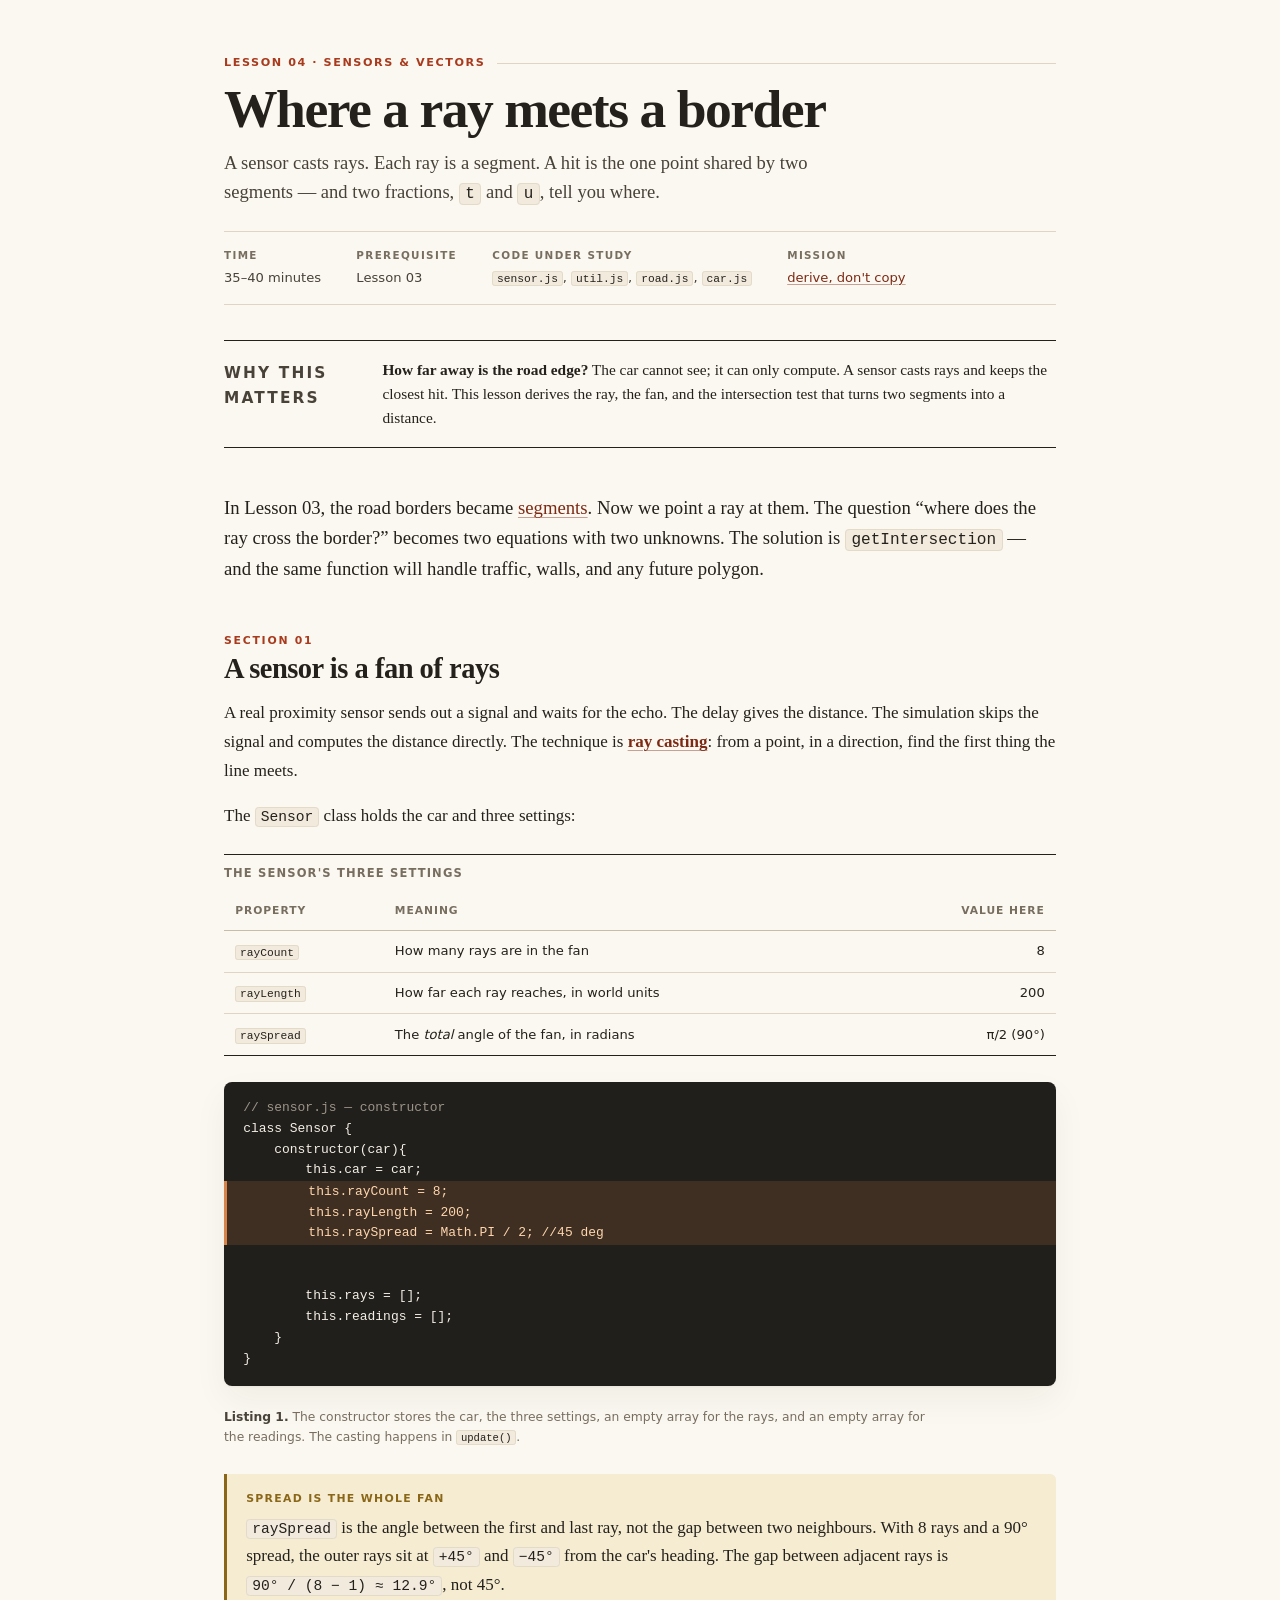
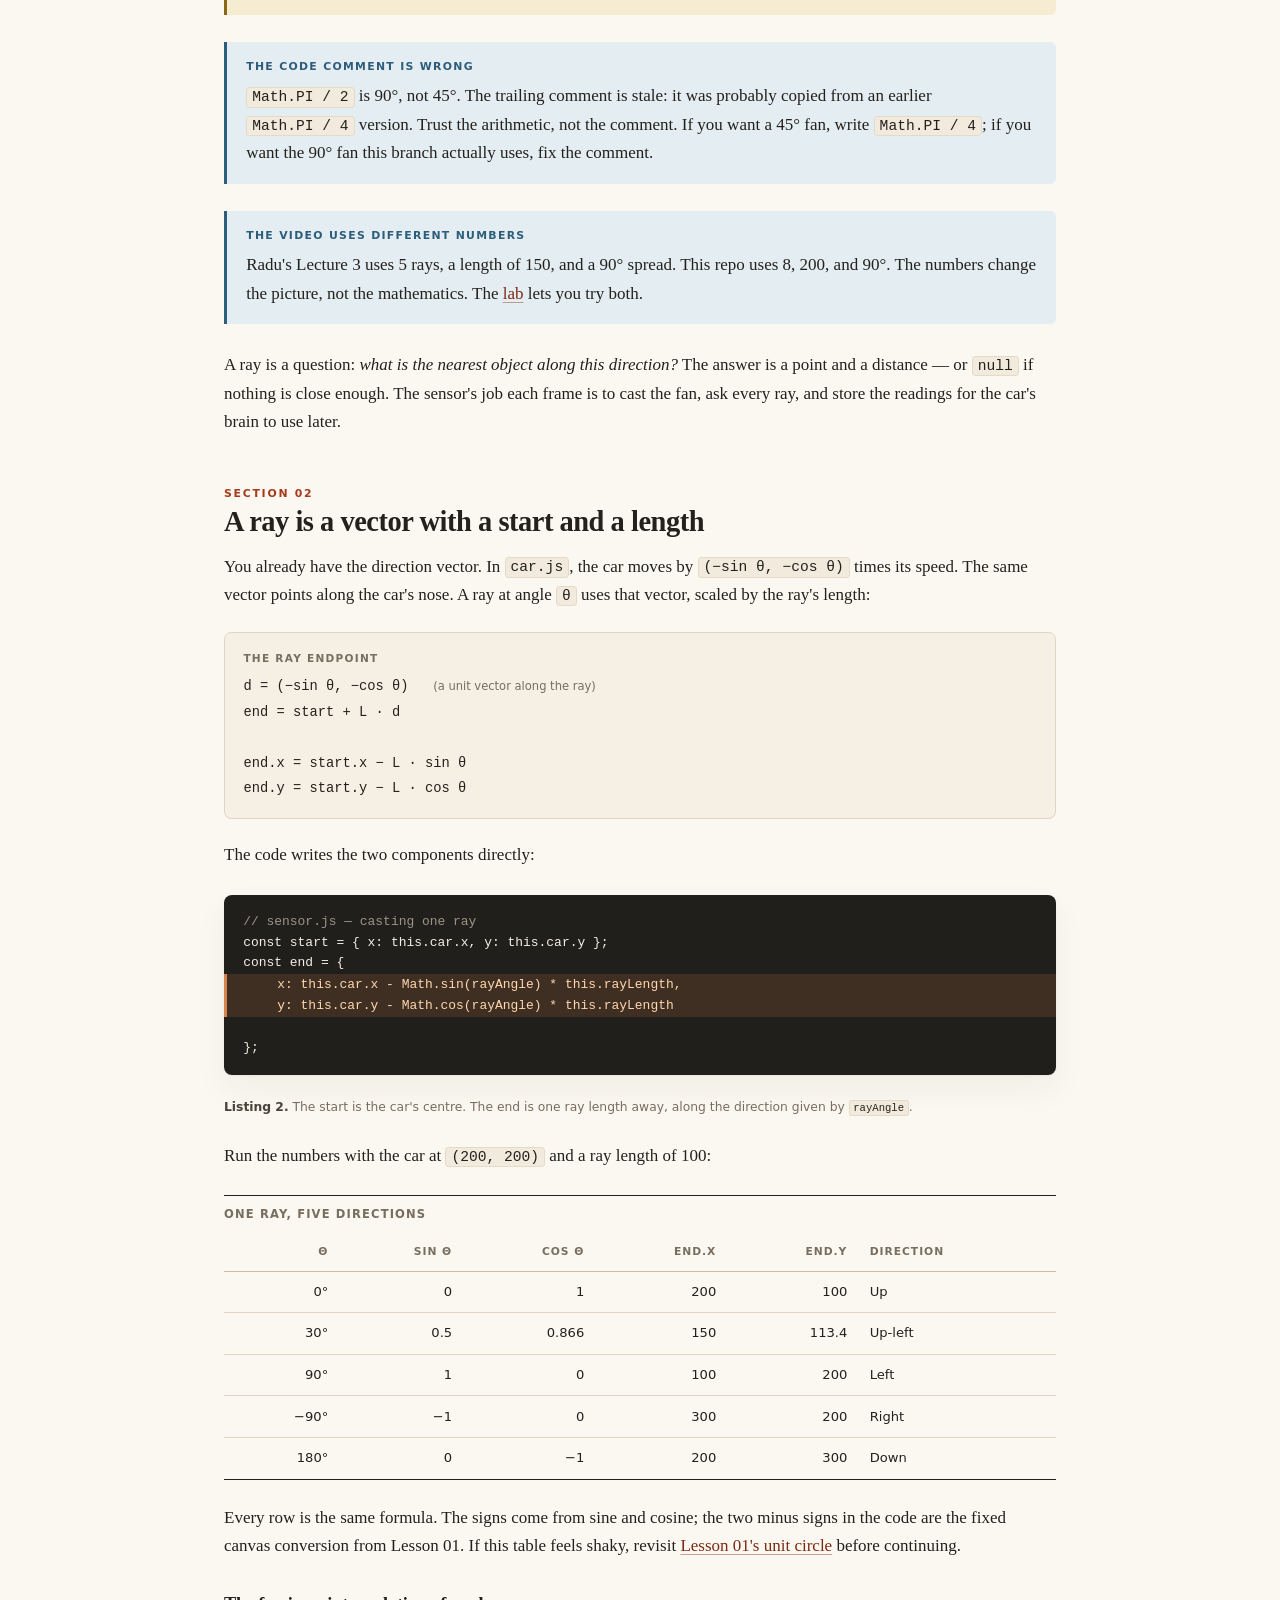
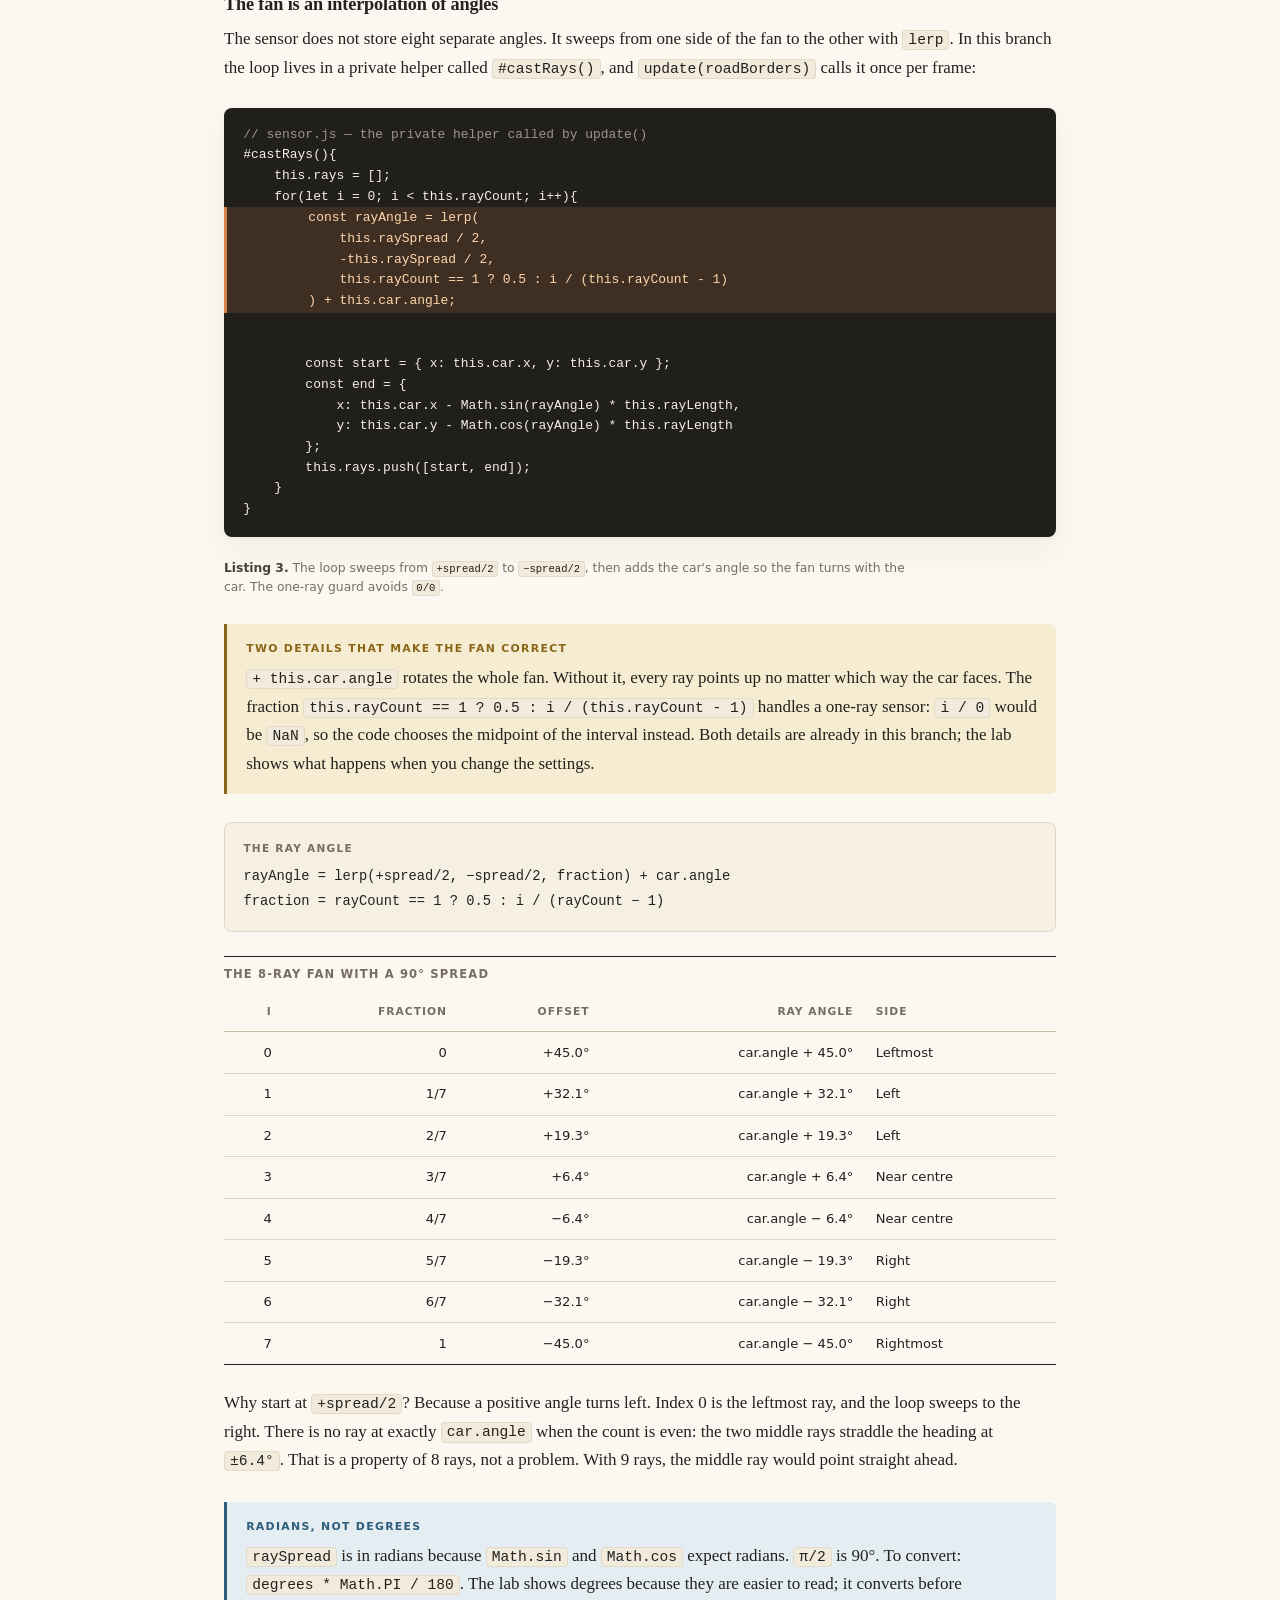
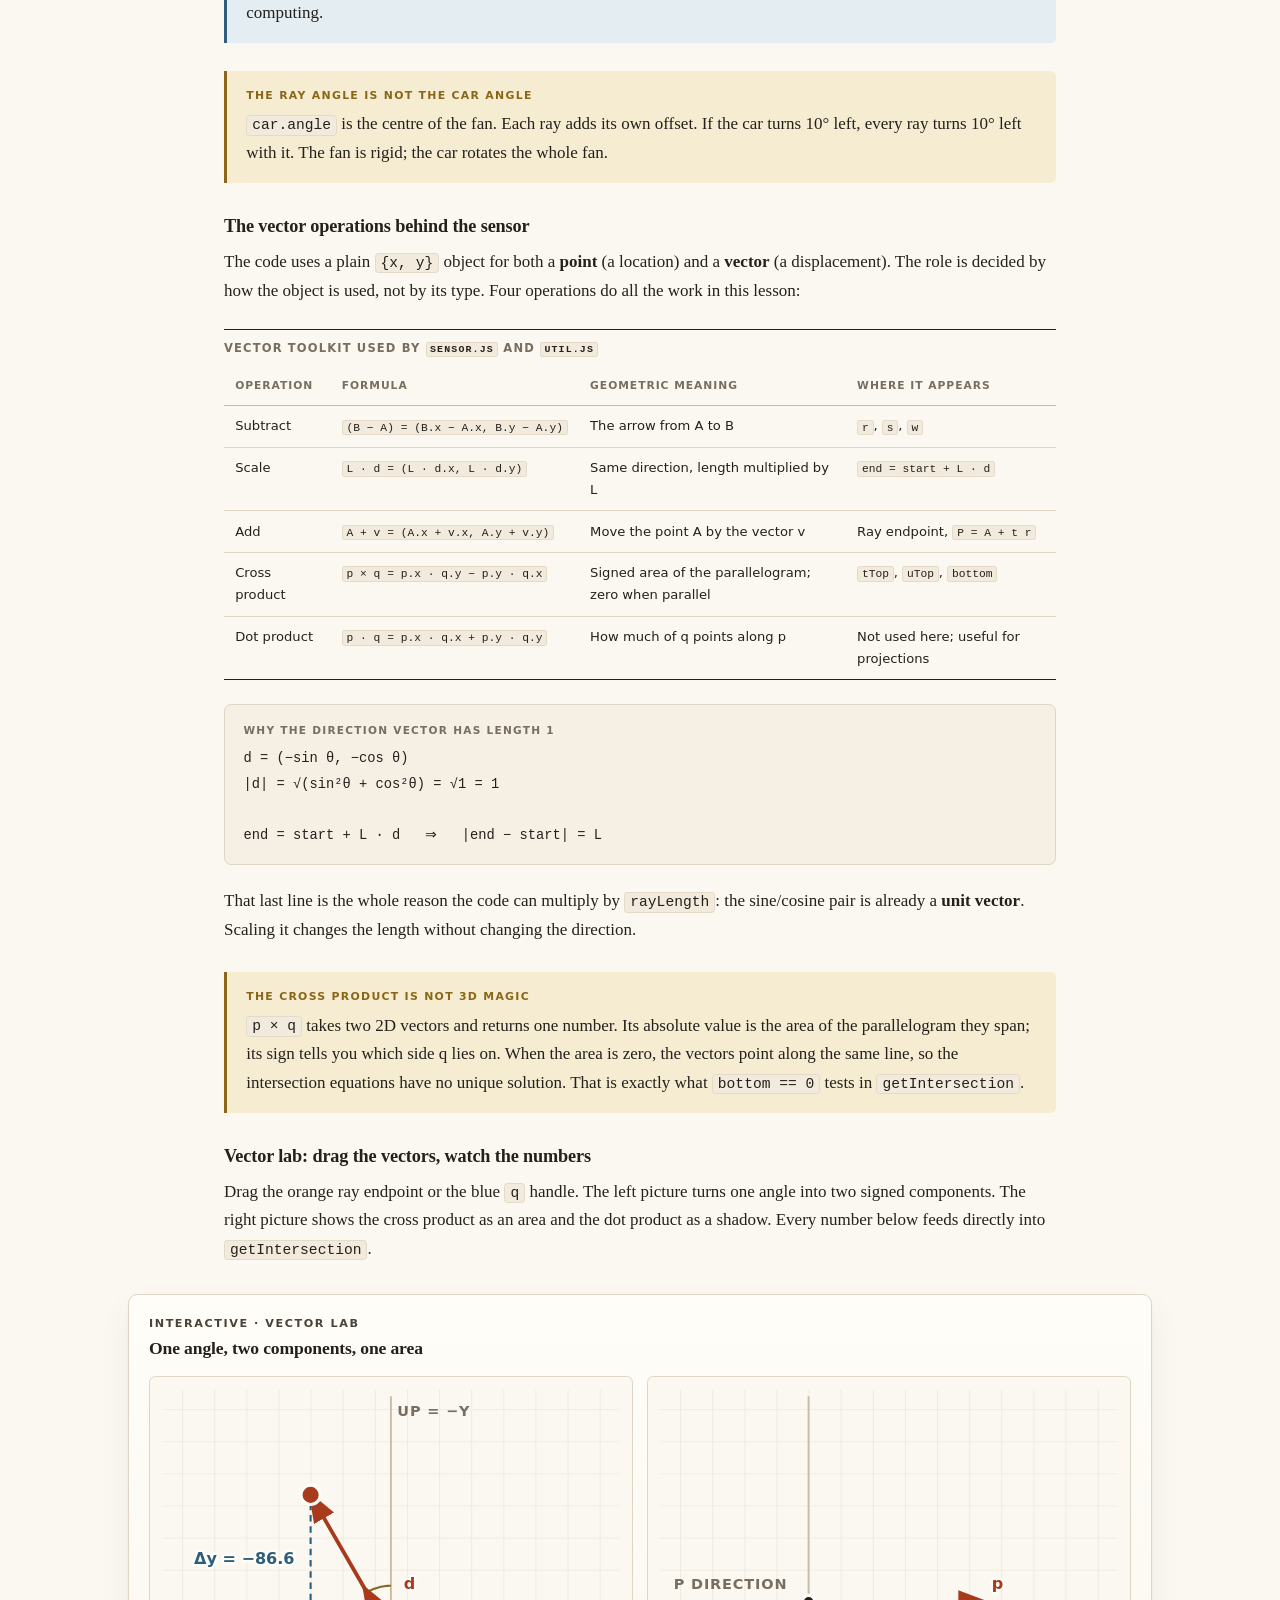
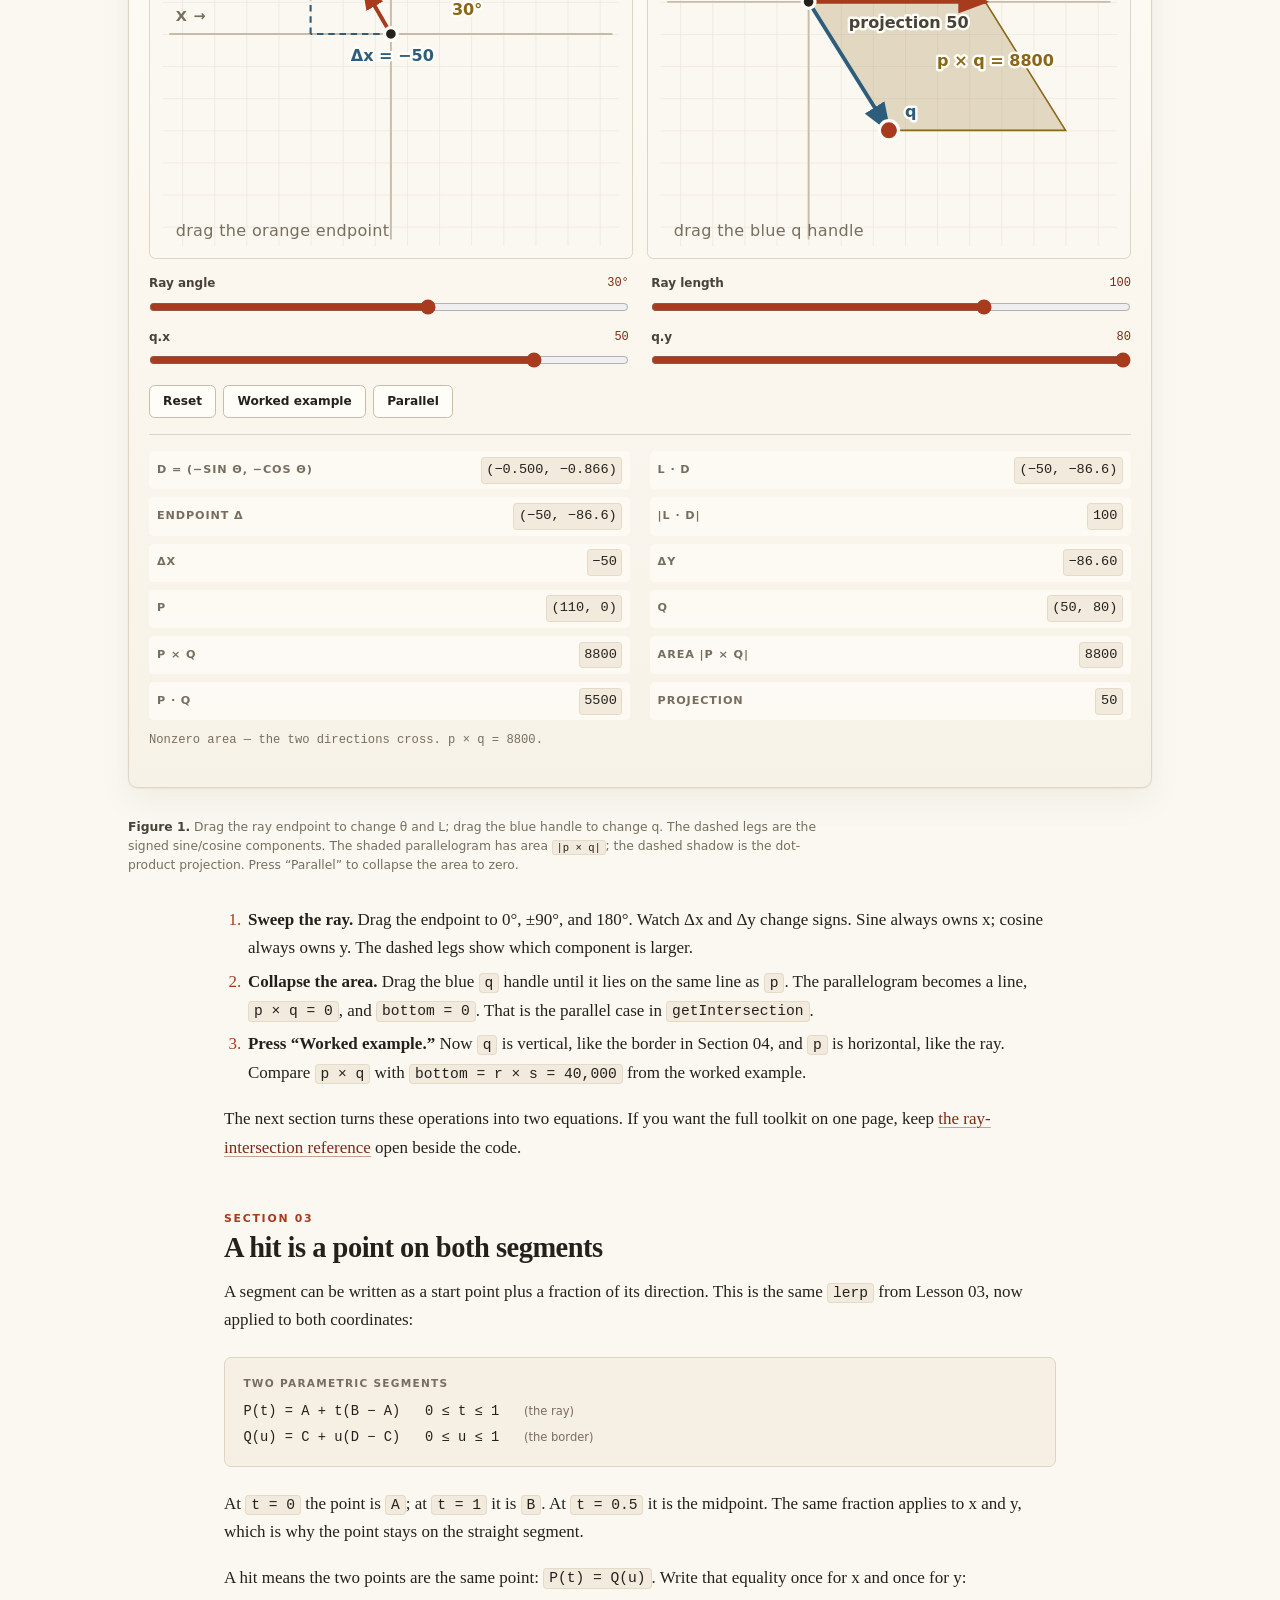
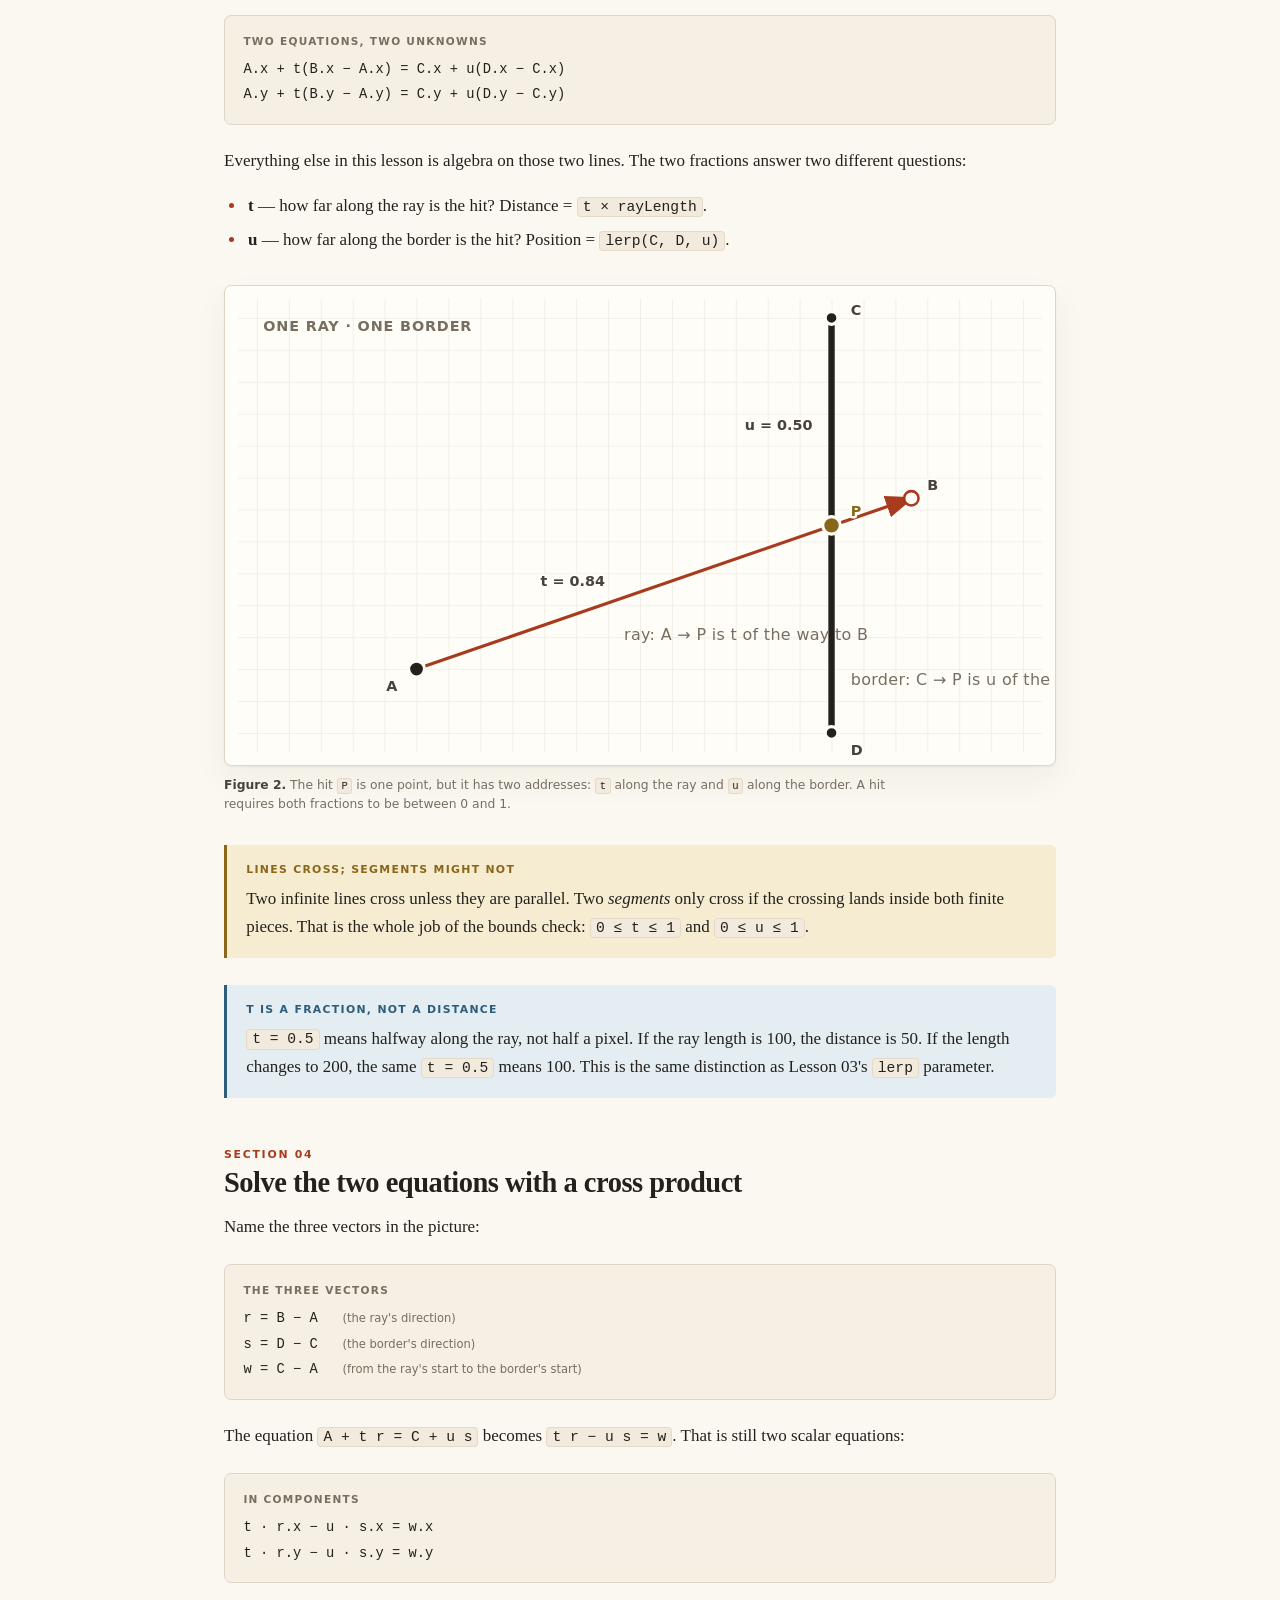
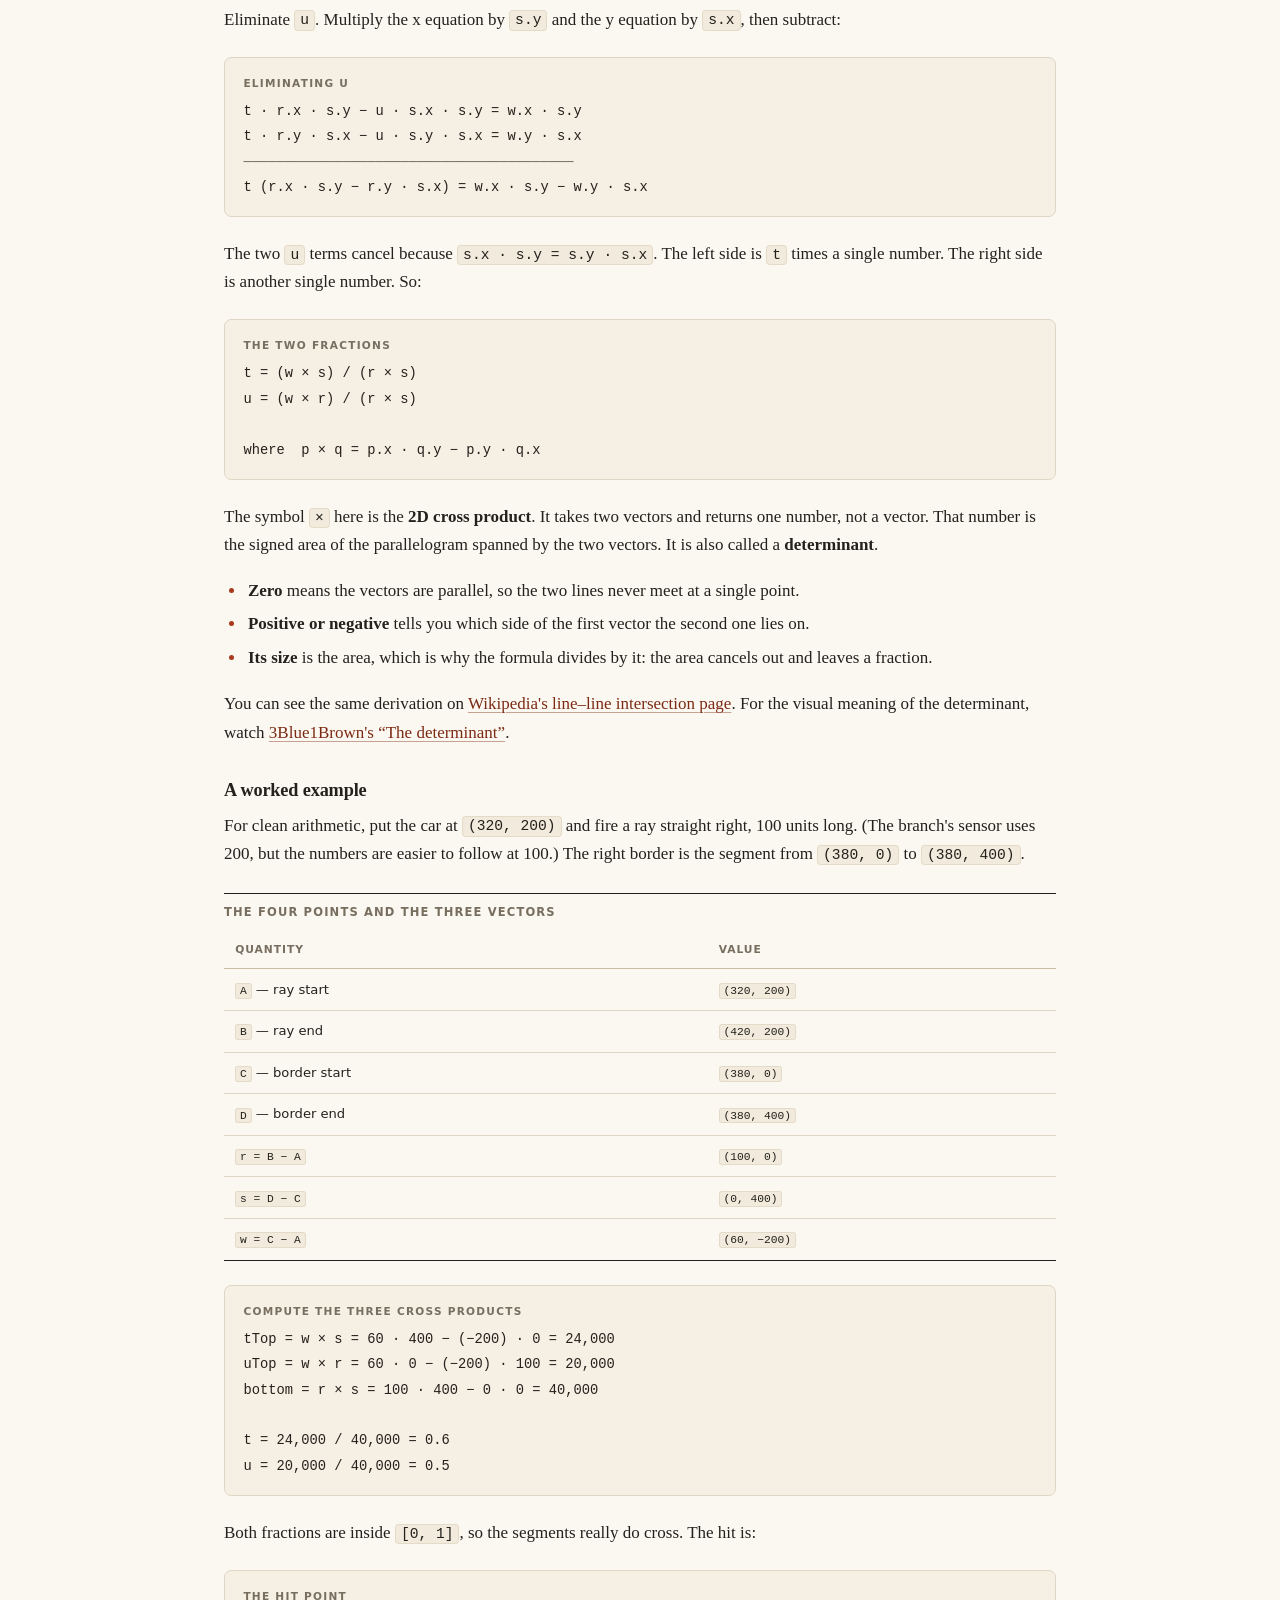
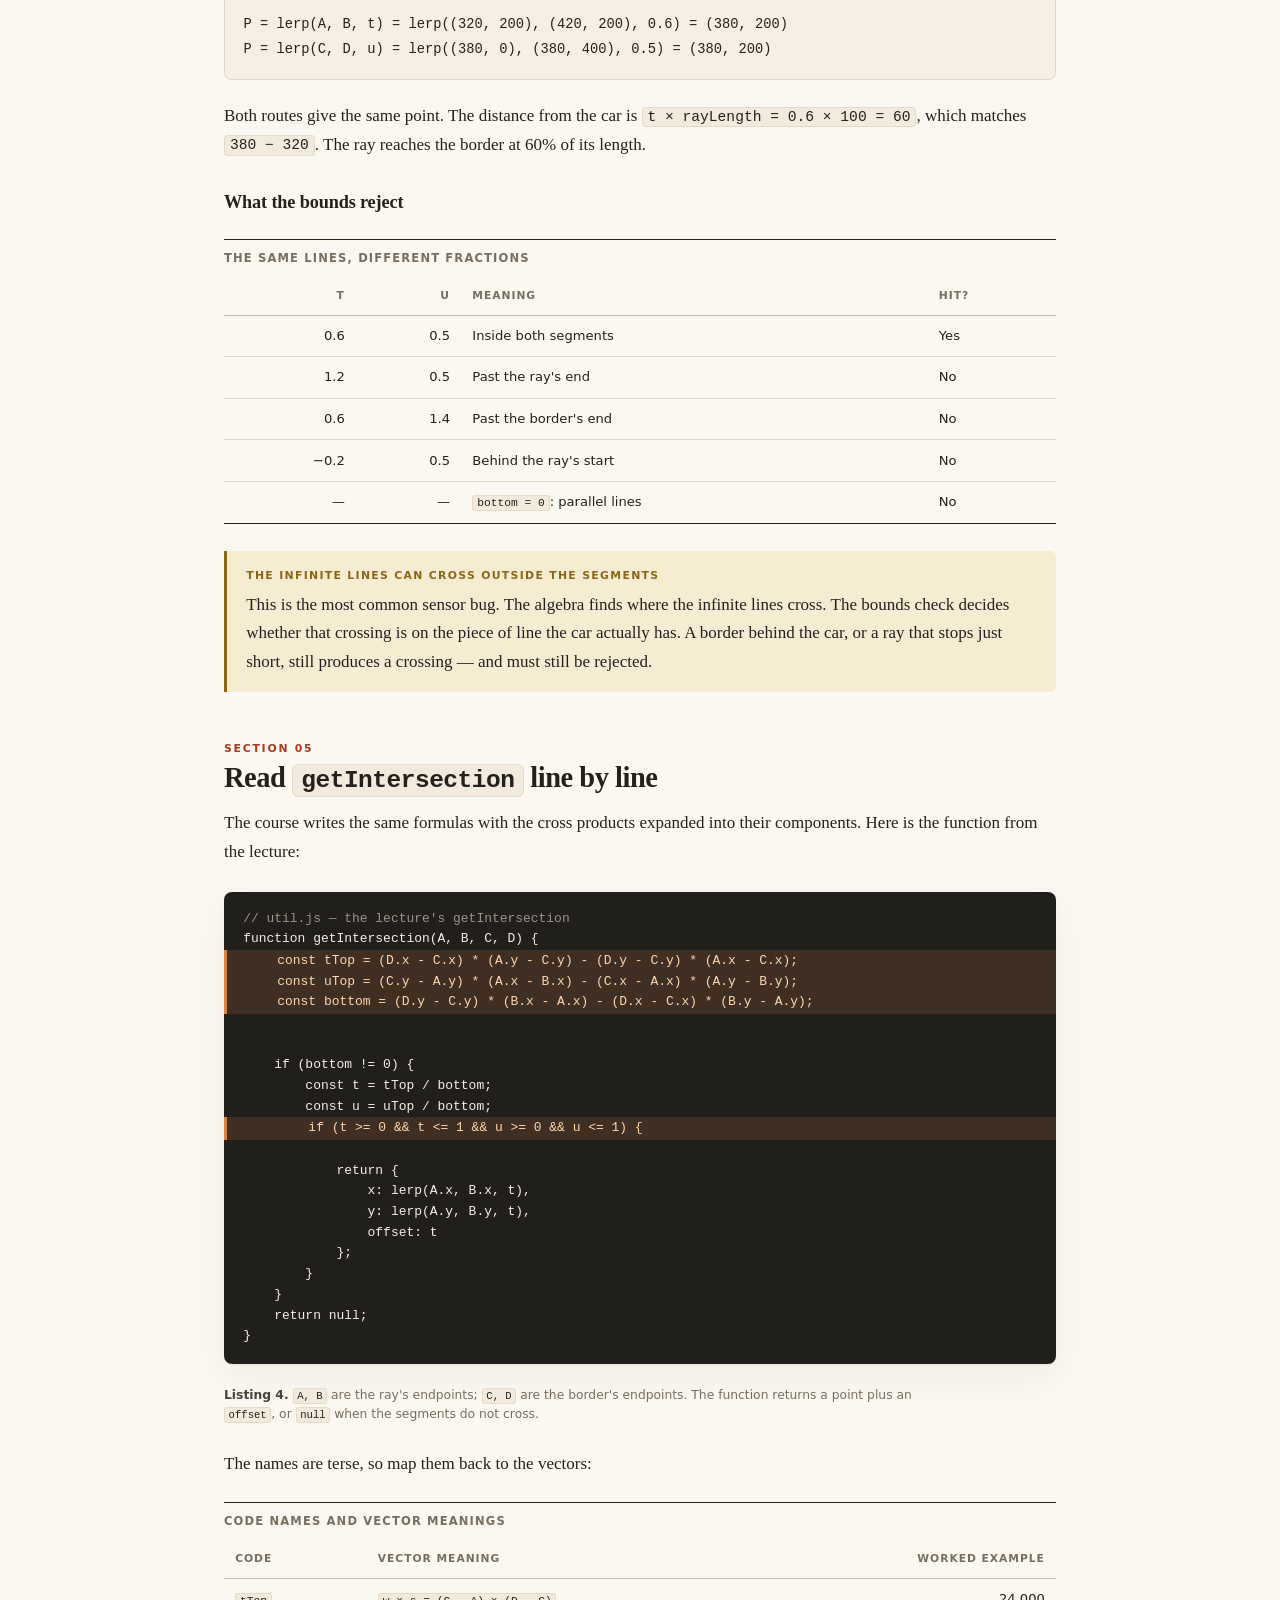
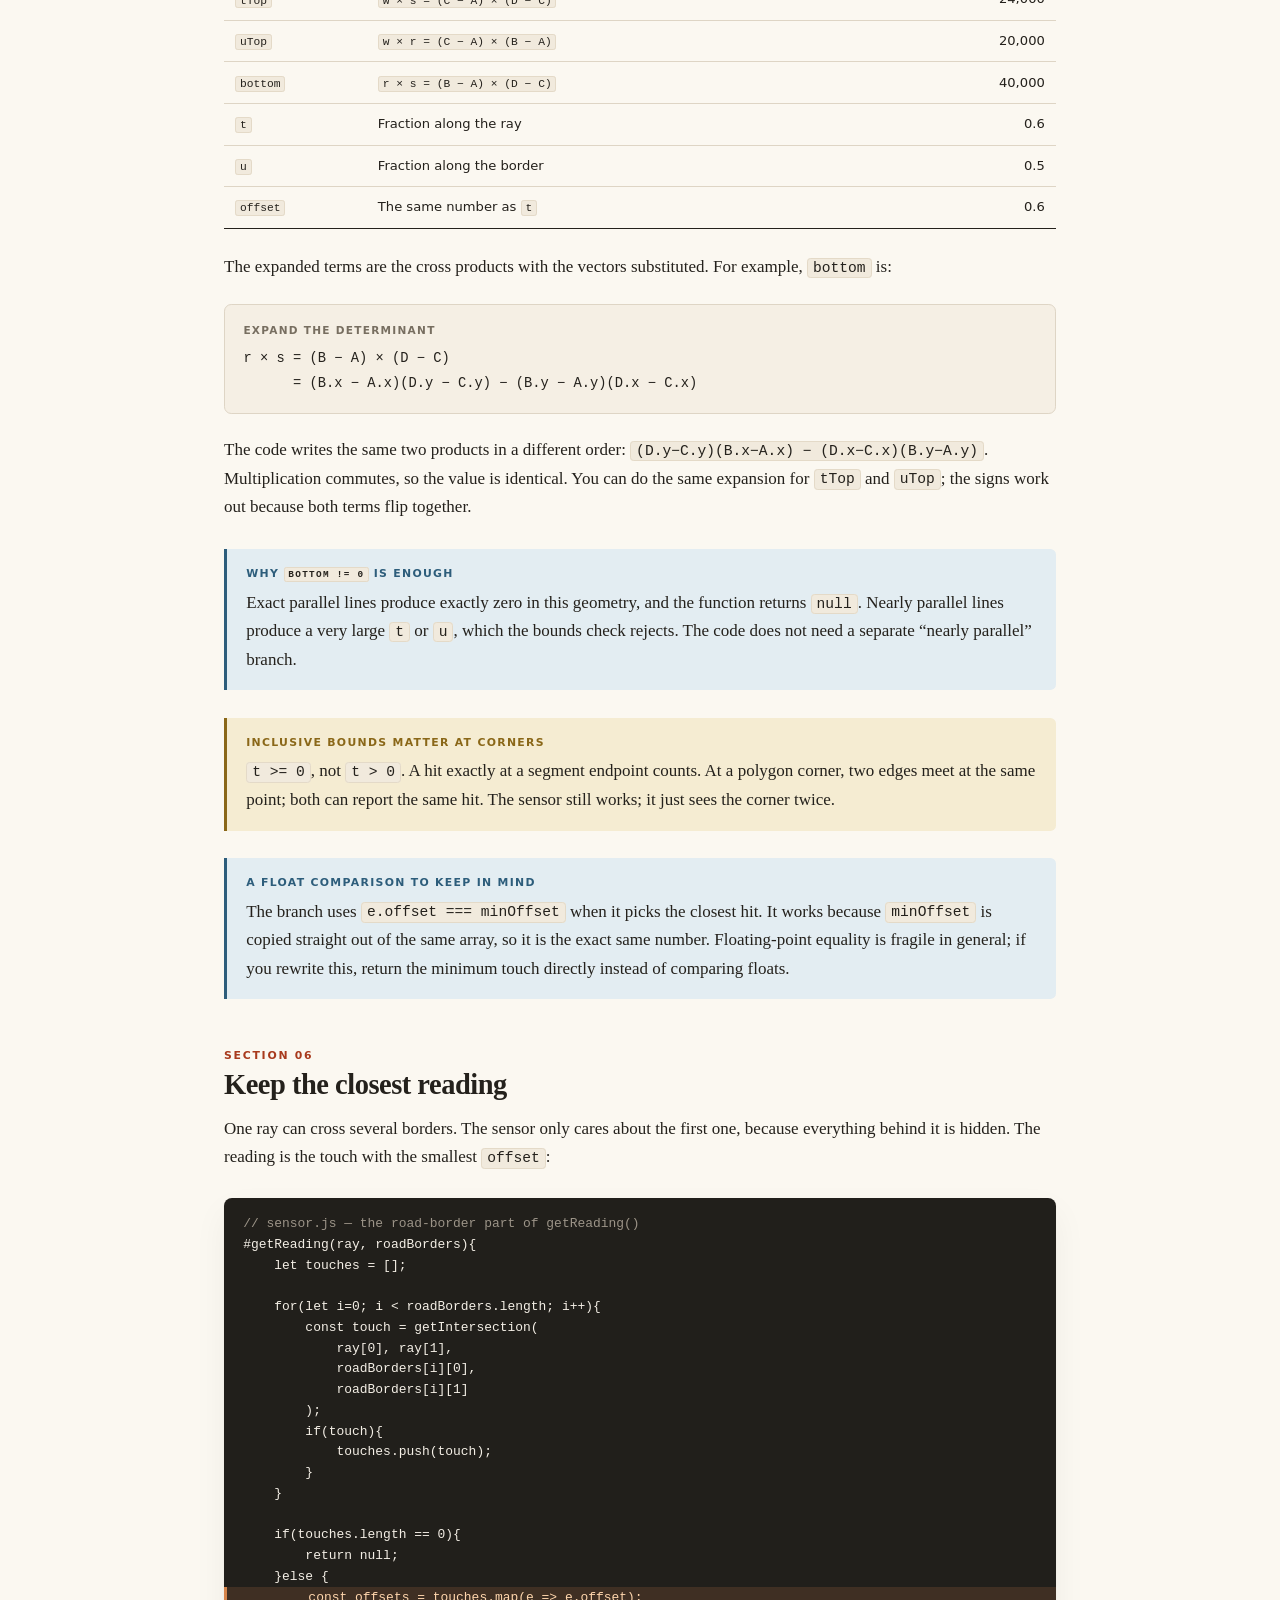
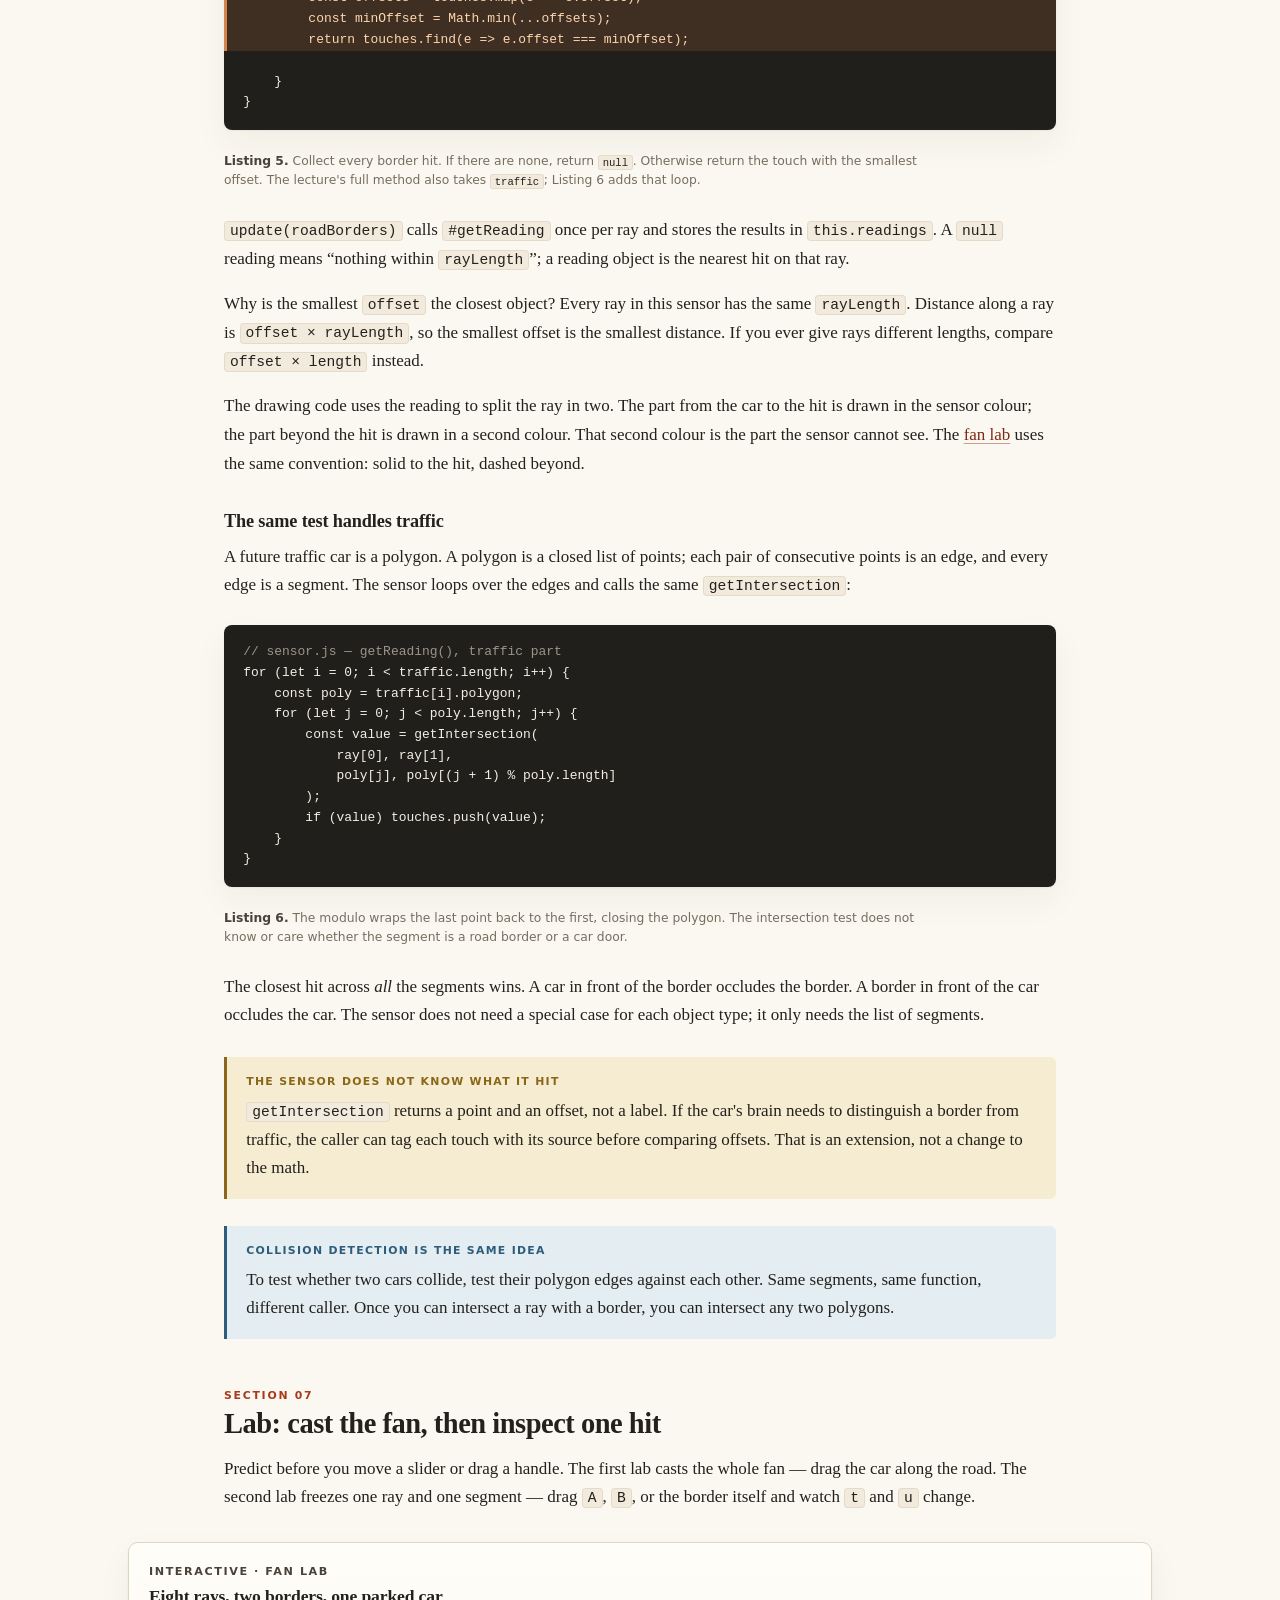
<file: lessons/0004-ray-casting-and-intersection.html>
<!DOCTYPE html>
<html lang="en">
<head>
  <meta charset="UTF-8">
  <meta name="viewport" content="width=device-width, initial-scale=1.0">
  <title>Lesson 04 — Where a ray meets a border</title>
  <meta name="description" content="Cast a fan of sensor rays from the car, derive the ray–segment intersection test with a 2D cross product, and keep the closest reading.">
  <link rel="stylesheet" href="../assets/lesson.css">
</head>
<body>
  <article class="lesson">
    <header class="lesson-header">
      <p class="kicker">Lesson 04 · Sensors &amp; vectors</p>
      <h1>Where a ray meets a border</h1>
      <p class="dek">A sensor casts rays. Each ray is a segment. A hit is the one point shared by two segments — and two fractions, <code>t</code> and <code>u</code>, tell you where.</p>

      <dl class="meta">
        <div>
          <dt>Time</dt>
          <dd>35–40 minutes</dd>
        </div>
        <div>
          <dt>Prerequisite</dt>
          <dd>Lesson 03</dd>
        </div>
        <div>
          <dt>Code under study</dt>
          <dd><code>sensor.js</code>, <code>util.js</code>, <code>road.js</code>, <code>car.js</code></dd>
        </div>
        <div>
          <dt>Mission</dt>
          <dd><a href="../MISSION.md">derive, don't copy</a></dd>
        </div>
      </dl>
    </header>

    <aside class="mission">
      <p class="eyebrow">Why this matters</p>
      <p><strong>How far away is the road edge?</strong> The car cannot see; it can only compute. A sensor casts rays and keeps the closest hit. This lesson derives the ray, the fan, and the intersection test that turns two segments into a distance.</p>
    </aside>

    <p class="lede">In Lesson 03, the road borders became <a href="../reference/trig-glossary.html#segment">segments</a>. Now we point a ray at them. The question “where does the ray cross the border?” becomes two equations with two unknowns. The solution is <code>getIntersection</code> — and the same function will handle traffic, walls, and any future polygon.</p>

    <section aria-labelledby="section-fan">
      <h2 id="section-fan"><span class="sec-num">Section 01</span>A sensor is a fan of rays</h2>

      <p>A real proximity sensor sends out a signal and waits for the echo. The delay gives the distance. The simulation skips the signal and computes the distance directly. The technique is <a href="../reference/trig-glossary.html#ray-casting"><strong>ray casting</strong></a>: from a point, in a direction, find the first thing the line meets.</p>

      <p>The <code>Sensor</code> class holds the car and three settings:</p>

      <div class="table-wrap">
        <table>
          <caption>The sensor's three settings</caption>
          <thead>
            <tr>
              <th scope="col">Property</th>
              <th scope="col">Meaning</th>
              <th scope="col" class="num">Value here</th>
            </tr>
          </thead>
          <tbody>
            <tr>
              <td><code>rayCount</code></td>
              <td>How many rays are in the fan</td>
              <td class="num">8</td>
            </tr>
            <tr>
              <td><code>rayLength</code></td>
              <td>How far each ray reaches, in world units</td>
              <td class="num">200</td>
            </tr>
            <tr>
              <td><code>raySpread</code></td>
              <td>The <em>total</em> angle of the fan, in radians</td>
              <td class="num">π/2 (90°)</td>
            </tr>
          </tbody>
        </table>
      </div>

      <figure class="code-figure">
        <pre><code><span class="comment">// sensor.js — constructor</span>
class Sensor {
    constructor(car){
        this.car = car;
<span class="hl">        this.rayCount = 8;
        this.rayLength = 200;
        this.raySpread = Math.PI / 2; //45 deg</span>

        this.rays = [];
        this.readings = [];
    }
}</code></pre>
        <figcaption><strong>Listing 1.</strong> The constructor stores the car, the three settings, an empty array for the rays, and an empty array for the readings. The casting happens in <code>update()</code>.</figcaption>
      </figure>

      <aside class="callout callout--gold">
        <p class="callout-title">Spread is the whole fan</p>
        <p><code>raySpread</code> is the angle between the first and last ray, not the gap between two neighbours. With 8 rays and a 90° spread, the outer rays sit at <code>+45°</code> and <code>−45°</code> from the car's heading. The gap between adjacent rays is <code>90° / (8 − 1) ≈ 12.9°</code>, not 45°.</p>
      </aside>

      <aside class="callout callout--note">
        <p class="callout-title">The code comment is wrong</p>
        <p><code>Math.PI / 2</code> is 90°, not 45°. The trailing comment is stale: it was probably copied from an earlier <code>Math.PI / 4</code> version. Trust the arithmetic, not the comment. If you want a 45° fan, write <code>Math.PI / 4</code>; if you want the 90° fan this branch actually uses, fix the comment.</p>
      </aside>

      <aside class="callout callout--note">
        <p class="callout-title">The video uses different numbers</p>
        <p>Radu's Lecture 3 uses 5 rays, a length of 150, and a 90° spread. This repo uses 8, 200, and 90°. The numbers change the picture, not the mathematics. The <a href="#section-lab">lab</a> lets you try both.</p>
      </aside>

      <p>A ray is a question: <em>what is the nearest object along this direction?</em> The answer is a point and a distance — or <code>null</code> if nothing is close enough. The sensor's job each frame is to cast the fan, ask every ray, and store the readings for the car's brain to use later.</p>
    </section>

    <section aria-labelledby="section-ray">
      <h2 id="section-ray"><span class="sec-num">Section 02</span>A ray is a vector with a start and a length</h2>

      <p>You already have the direction vector. In <code>car.js</code>, the car moves by <code>(−sin θ, −cos θ)</code> times its speed. The same vector points along the car's nose. A ray at angle <code>θ</code> uses that vector, scaled by the ray's length:</p>

      <div class="formula-block">
        <span class="formula-label">The ray endpoint</span>
        d = (−sin θ, −cos θ)&nbsp;&nbsp;&nbsp;<span style="color: var(--muted); font-family: var(--sans); font-size: 0.72rem;">(a unit vector along the ray)</span><br>
        end = start + L · d<br><br>
        end.x = start.x − L · sin θ<br>
        end.y = start.y − L · cos θ
      </div>

      <p>The code writes the two components directly:</p>

      <figure class="code-figure">
        <pre><code><span class="comment">// sensor.js — casting one ray</span>
const start = { x: this.car.x, y: this.car.y };
const end = {
<span class="hl">    x: this.car.x - Math.sin(rayAngle) * this.rayLength,
    y: this.car.y - Math.cos(rayAngle) * this.rayLength</span>
};</code></pre>
        <figcaption><strong>Listing 2.</strong> The start is the car's centre. The end is one ray length away, along the direction given by <code>rayAngle</code>.</figcaption>
      </figure>

      <p>Run the numbers with the car at <code>(200, 200)</code> and a ray length of 100:</p>

      <div class="table-wrap">
        <table>
          <caption>One ray, five directions</caption>
          <thead>
            <tr>
              <th scope="col" class="num">θ</th>
              <th scope="col" class="num">sin θ</th>
              <th scope="col" class="num">cos θ</th>
              <th scope="col" class="num">end.x</th>
              <th scope="col" class="num">end.y</th>
              <th scope="col">Direction</th>
            </tr>
          </thead>
          <tbody>
            <tr>
              <td class="num">0°</td>
              <td class="num">0</td>
              <td class="num">1</td>
              <td class="num">200</td>
              <td class="num">100</td>
              <td>Up</td>
            </tr>
            <tr>
              <td class="num">30°</td>
              <td class="num">0.5</td>
              <td class="num">0.866</td>
              <td class="num">150</td>
              <td class="num">113.4</td>
              <td>Up-left</td>
            </tr>
            <tr>
              <td class="num">90°</td>
              <td class="num">1</td>
              <td class="num">0</td>
              <td class="num">100</td>
              <td class="num">200</td>
              <td>Left</td>
            </tr>
            <tr>
              <td class="num">−90°</td>
              <td class="num">−1</td>
              <td class="num">0</td>
              <td class="num">300</td>
              <td class="num">200</td>
              <td>Right</td>
            </tr>
            <tr>
              <td class="num">180°</td>
              <td class="num">0</td>
              <td class="num">−1</td>
              <td class="num">200</td>
              <td class="num">300</td>
              <td>Down</td>
            </tr>
          </tbody>
        </table>
      </div>

      <p>Every row is the same formula. The signs come from sine and cosine; the two minus signs in the code are the fixed canvas conversion from Lesson 01. If this table feels shaky, revisit <a href="0001-angle-to-motion.html#section-unit-circle">Lesson 01's unit circle</a> before continuing.</p>

      <h3>The fan is an interpolation of angles</h3>

      <p>The sensor does not store eight separate angles. It sweeps from one side of the fan to the other with <code>lerp</code>. In this branch the loop lives in a private helper called <code>#castRays()</code>, and <code>update(roadBorders)</code> calls it once per frame:</p>

      <figure class="code-figure">
        <pre><code><span class="comment">// sensor.js — the private helper called by update()</span>
#castRays(){
    this.rays = [];
    for(let i = 0; i &lt; this.rayCount; i++){
<span class="hl">        const rayAngle = lerp(
            this.raySpread / 2,
            -this.raySpread / 2,
            this.rayCount == 1 ? 0.5 : i / (this.rayCount - 1)
        ) + this.car.angle;</span>

        const start = { x: this.car.x, y: this.car.y };
        const end = {
            x: this.car.x - Math.sin(rayAngle) * this.rayLength,
            y: this.car.y - Math.cos(rayAngle) * this.rayLength
        };
        this.rays.push([start, end]);
    }
}</code></pre>
        <figcaption><strong>Listing 3.</strong> The loop sweeps from <code>+spread/2</code> to <code>−spread/2</code>, then adds the car's angle so the fan turns with the car. The one-ray guard avoids <code>0/0</code>.</figcaption>
      </figure>

      <aside class="callout callout--gold">
        <p class="callout-title">Two details that make the fan correct</p>
        <p><code>+ this.car.angle</code> rotates the whole fan. Without it, every ray points up no matter which way the car faces. The fraction <code>this.rayCount == 1 ? 0.5 : i / (this.rayCount - 1)</code> handles a one-ray sensor: <code>i / 0</code> would be <code>NaN</code>, so the code chooses the midpoint of the interval instead. Both details are already in this branch; the lab shows what happens when you change the settings.</p>
      </aside>

      <div class="formula-block">
        <span class="formula-label">The ray angle</span>
        rayAngle = lerp(+spread/2, −spread/2, fraction) + car.angle<br>
        fraction = rayCount == 1 ? 0.5 : i / (rayCount − 1)
      </div>

      <div class="table-wrap">
        <table>
          <caption>The 8-ray fan with a 90° spread</caption>
          <thead>
            <tr>
              <th scope="col" class="num">i</th>
              <th scope="col" class="num">Fraction</th>
              <th scope="col" class="num">Offset</th>
              <th scope="col" class="num">Ray angle</th>
              <th scope="col">Side</th>
            </tr>
          </thead>
          <tbody>
            <tr>
              <td class="num">0</td>
              <td class="num">0</td>
              <td class="num">+45.0°</td>
              <td class="num">car.angle + 45.0°</td>
              <td>Leftmost</td>
            </tr>
            <tr>
              <td class="num">1</td>
              <td class="num">1/7</td>
              <td class="num">+32.1°</td>
              <td class="num">car.angle + 32.1°</td>
              <td>Left</td>
            </tr>
            <tr>
              <td class="num">2</td>
              <td class="num">2/7</td>
              <td class="num">+19.3°</td>
              <td class="num">car.angle + 19.3°</td>
              <td>Left</td>
            </tr>
            <tr>
              <td class="num">3</td>
              <td class="num">3/7</td>
              <td class="num">+6.4°</td>
              <td class="num">car.angle + 6.4°</td>
              <td>Near centre</td>
            </tr>
            <tr>
              <td class="num">4</td>
              <td class="num">4/7</td>
              <td class="num">−6.4°</td>
              <td class="num">car.angle − 6.4°</td>
              <td>Near centre</td>
            </tr>
            <tr>
              <td class="num">5</td>
              <td class="num">5/7</td>
              <td class="num">−19.3°</td>
              <td class="num">car.angle − 19.3°</td>
              <td>Right</td>
            </tr>
            <tr>
              <td class="num">6</td>
              <td class="num">6/7</td>
              <td class="num">−32.1°</td>
              <td class="num">car.angle − 32.1°</td>
              <td>Right</td>
            </tr>
            <tr>
              <td class="num">7</td>
              <td class="num">1</td>
              <td class="num">−45.0°</td>
              <td class="num">car.angle − 45.0°</td>
              <td>Rightmost</td>
            </tr>
          </tbody>
        </table>
      </div>

      <p>Why start at <code>+spread/2</code>? Because a positive angle turns left. Index 0 is the leftmost ray, and the loop sweeps to the right. There is no ray at exactly <code>car.angle</code> when the count is even: the two middle rays straddle the heading at <code>±6.4°</code>. That is a property of 8 rays, not a problem. With 9 rays, the middle ray would point straight ahead.</p>

      <aside class="callout callout--note">
        <p class="callout-title">Radians, not degrees</p>
        <p><code>raySpread</code> is in radians because <code>Math.sin</code> and <code>Math.cos</code> expect radians. <code>π/2</code> is 90°. To convert: <code>degrees * Math.PI / 180</code>. The lab shows degrees because they are easier to read; it converts before computing.</p>
      </aside>

      <aside class="callout callout--gold">
        <p class="callout-title">The ray angle is not the car angle</p>
        <p><code>car.angle</code> is the centre of the fan. Each ray adds its own offset. If the car turns 10° left, every ray turns 10° left with it. The fan is rigid; the car rotates the whole fan.</p>
      </aside>

      <h3>The vector operations behind the sensor</h3>

      <p>The code uses a plain <code>{x, y}</code> object for both a <strong>point</strong> (a location) and a <strong>vector</strong> (a displacement). The role is decided by how the object is used, not by its type. Four operations do all the work in this lesson:</p>

      <div class="table-wrap">
        <table>
          <caption>Vector toolkit used by <code>sensor.js</code> and <code>util.js</code></caption>
          <thead>
            <tr>
              <th scope="col">Operation</th>
              <th scope="col">Formula</th>
              <th scope="col">Geometric meaning</th>
              <th scope="col">Where it appears</th>
            </tr>
          </thead>
          <tbody>
            <tr>
              <td>Subtract</td>
              <td><code>(B − A) = (B.x − A.x, B.y − A.y)</code></td>
              <td>The arrow from A to B</td>
              <td><code>r</code>, <code>s</code>, <code>w</code></td>
            </tr>
            <tr>
              <td>Scale</td>
              <td><code>L · d = (L · d.x, L · d.y)</code></td>
              <td>Same direction, length multiplied by L</td>
              <td><code>end = start + L · d</code></td>
            </tr>
            <tr>
              <td>Add</td>
              <td><code>A + v = (A.x + v.x, A.y + v.y)</code></td>
              <td>Move the point A by the vector v</td>
              <td>Ray endpoint, <code>P = A + t r</code></td>
            </tr>
            <tr>
              <td>Cross product</td>
              <td><code>p × q = p.x · q.y − p.y · q.x</code></td>
              <td>Signed area of the parallelogram; zero when parallel</td>
              <td><code>tTop</code>, <code>uTop</code>, <code>bottom</code></td>
            </tr>
            <tr>
              <td>Dot product</td>
              <td><code>p · q = p.x · q.x + p.y · q.y</code></td>
              <td>How much of q points along p</td>
              <td>Not used here; useful for projections</td>
            </tr>
          </tbody>
        </table>
      </div>

      <div class="formula-block">
        <span class="formula-label">Why the direction vector has length 1</span>
        d = (−sin θ, −cos θ)<br>
        |d| = √(sin²θ + cos²θ) = √1 = 1<br><br>
        end = start + L · d&nbsp;&nbsp;&nbsp;⇒&nbsp;&nbsp;&nbsp;|end − start| = L
      </div>

      <p>That last line is the whole reason the code can multiply by <code>rayLength</code>: the sine/cosine pair is already a <strong>unit vector</strong>. Scaling it changes the length without changing the direction.</p>

      <aside class="callout callout--gold">
        <p class="callout-title">The cross product is not 3D magic</p>
        <p><code>p × q</code> takes two 2D vectors and returns one number. Its absolute value is the area of the parallelogram they span; its sign tells you which side q lies on. When the area is zero, the vectors point along the same line, so the intersection equations have no unique solution. That is exactly what <code>bottom == 0</code> tests in <code>getIntersection</code>.</p>
      </aside>

      <h3>Vector lab: drag the vectors, watch the numbers</h3>

      <p>Drag the orange ray endpoint or the blue <code>q</code> handle. The left picture turns one angle into two signed components. The right picture shows the cross product as an area and the dot product as a shadow. Every number below feeds directly into <code>getIntersection</code>.</p>

      <figure class="figure-wide">
        <div class="lab" data-vector-lab>
          <div class="lab-head">
            <div>
              <p class="eyebrow">Interactive · Vector lab</p>
              <h3>One angle, two components, one area</h3>
            </div>
          </div>

          <div class="lab-grid">
            <div class="lab-panel" data-vector-lab-ray>
              <svg class="lab-svg" viewBox="0 0 300 300" role="img" aria-labelledby="vector-ray-title">
                <title id="vector-ray-title">A ray from a fixed start. Drag its endpoint to change the angle and length; dashed legs show the horizontal and vertical components.</title>
                <defs>
                  <pattern id="vector-grid" width="20" height="20" patternUnits="userSpaceOnUse">
                    <path d="M 20 0 L 0 0 0 20" fill="none" stroke="var(--rule)" stroke-width="1"></path>
                  </pattern>
                  <marker id="vector-arrow-accent" markerWidth="8" markerHeight="6" refX="7" refY="3" orient="auto">
                    <path d="M 0 0 L 8 3 L 0 6 z" fill="var(--accent)"></path>
                  </marker>
                </defs>

                <rect x="8" y="8" width="284" height="284" rx="4" fill="url(#vector-grid)" opacity="0.45"></rect>
                <line class="vector-axis" x1="12" y1="160" x2="288" y2="160"></line>
                <line class="vector-axis" x1="150" y1="12" x2="150" y2="288"></line>
                <text x="16" y="152" class="axis-label">x →</text>
                <text x="154" y="24" class="axis-label">up = −y</text>

                <polyline data-vector-arc class="vector-arc"></polyline>
                <line data-vector-leg-x class="vector-leg"></line>
                <line data-vector-leg-y class="vector-leg"></line>
                <line data-vector-unit class="vector-arrow vector-arrow--unit" marker-end="url(#vector-arrow-accent)"></line>
                <line data-vector-scaled class="vector-arrow" marker-end="url(#vector-arrow-accent)"></line>

                <circle data-vector-start class="vector-dot" r="4"></circle>
                <circle data-vector-end class="vector-handle" r="6"></circle>

                <text x="158" y="132" class="vector-text vector-text--accent">d</text>
                <text data-vector-dx-label class="vector-text vector-text--blue"></text>
                <text data-vector-dy-label class="vector-text vector-text--blue"></text>
                <text data-vector-angle-label class="vector-text vector-text--gold"></text>
                <text x="16" y="286" class="diagram-label">drag the orange endpoint</text>
              </svg>
            </div>

            <div class="lab-panel" data-vector-lab-cross>
              <svg class="lab-svg" viewBox="0 0 300 300" role="img" aria-labelledby="vector-cross-title">
                <title id="vector-cross-title">Two vectors p and q span a parallelogram. Drag q to change the cross-product area and the dot-product projection.</title>
                <defs>
                  <pattern id="vector-grid-cross" width="20" height="20" patternUnits="userSpaceOnUse">
                    <path d="M 20 0 L 0 0 0 20" fill="none" stroke="var(--rule)" stroke-width="1"></path>
                  </pattern>
                  <marker id="vector-arrow-blue" markerWidth="8" markerHeight="6" refX="7" refY="3" orient="auto">
                    <path d="M 0 0 L 8 3 L 0 6 z" fill="var(--blue)"></path>
                  </marker>
                </defs>

                <rect x="8" y="8" width="284" height="284" rx="4" fill="url(#vector-grid-cross)" opacity="0.45"></rect>
                <line class="vector-axis" x1="12" y1="140" x2="288" y2="140"></line>
                <line class="vector-axis" x1="100" y1="12" x2="100" y2="288"></line>
                <text x="16" y="132" class="axis-label">p direction</text>

                <polygon data-vector-area-shape class="vector-area"></polygon>
                <line data-vector-projection class="vector-projection"></line>
                <line data-vector-p class="vector-p" marker-end="url(#vector-arrow-accent)"></line>
                <line data-vector-q class="vector-q" marker-end="url(#vector-arrow-blue)"></line>

                <circle cx="100" cy="140" class="vector-dot" r="4"></circle>
                <circle data-vector-q-handle class="vector-handle" r="6"></circle>

                <text x="214" y="132" class="vector-text vector-text--accent">p</text>
                <text data-vector-q-label class="vector-text vector-text--blue">q</text>
                <text data-vector-area-label class="vector-text vector-text--gold"></text>
                <text data-vector-proj-label class="vector-text"></text>
                <text x="16" y="286" class="diagram-label">drag the blue q handle</text>
              </svg>
            </div>
          </div>

          <div class="lab-controls">
            <label for="vector-angle">
              <span>Ray angle <output data-vector-angle-out for="vector-angle">30°</output></span>
              <input id="vector-angle" type="range" min="-180" max="180" step="5" value="30" data-vector-angle>
            </label>
            <label for="vector-length">
              <span>Ray length <output data-vector-length-out for="vector-length">100</output></span>
              <input id="vector-length" type="range" min="30" max="130" step="5" value="100" data-vector-length>
            </label>
            <label for="vector-qx">
              <span>q.x <output data-vector-qx-out for="vector-qx">50</output></span>
              <input id="vector-qx" type="range" min="-80" max="80" step="5" value="50" data-vector-qx>
            </label>
            <label for="vector-qy">
              <span>q.y <output data-vector-qy-out for="vector-qy">80</output></span>
              <input id="vector-qy" type="range" min="-80" max="80" step="5" value="80" data-vector-qy>
            </label>
            <div class="lab-buttons">
              <button type="button" class="btn" data-vector-preset="reset">Reset</button>
              <button type="button" class="btn" data-vector-preset="example">Worked example</button>
              <button type="button" class="btn" data-vector-preset="parallel">Parallel</button>
            </div>
          </div>

          <div class="lab-readout">
            <div><span>d = (−sin θ, −cos θ)</span><code data-vector-out-d></code></div>
            <div><span>L · d</span><code data-vector-out-ld></code></div>
            <div><span>endpoint Δ</span><code data-vector-out-delta></code></div>
            <div><span>|L · d|</span><code data-vector-out-length></code></div>
            <div><span>Δx</span><code data-vector-out-dx></code></div>
            <div><span>Δy</span><code data-vector-out-dy></code></div>
            <div><span>p</span><code data-vector-out-p></code></div>
            <div><span>q</span><code data-vector-out-q></code></div>
            <div><span>p × q</span><code data-vector-out-cross></code></div>
            <div><span>area |p × q|</span><code data-vector-out-area></code></div>
            <div><span>p · q</span><code data-vector-out-dot></code></div>
            <div><span>projection</span><code data-vector-out-proj></code></div>
            <p class="formula" data-vector-status aria-live="polite"></p>
          </div>
        </div>
        <figcaption><strong>Figure 1.</strong> Drag the ray endpoint to change θ and L; drag the blue handle to change q. The dashed legs are the signed sine/cosine components. The shaded parallelogram has area <code>|p × q|</code>; the dashed shadow is the dot-product projection. Press “Parallel” to collapse the area to zero.</figcaption>
      </figure>

      <ol>
        <li><strong>Sweep the ray.</strong> Drag the endpoint to 0°, ±90°, and 180°. Watch Δx and Δy change signs. Sine always owns x; cosine always owns y. The dashed legs show which component is larger.</li>
        <li><strong>Collapse the area.</strong> Drag the blue <code>q</code> handle until it lies on the same line as <code>p</code>. The parallelogram becomes a line, <code>p × q = 0</code>, and <code>bottom = 0</code>. That is the parallel case in <code>getIntersection</code>.</li>
        <li><strong>Press “Worked example.”</strong> Now <code>q</code> is vertical, like the border in Section 04, and <code>p</code> is horizontal, like the ray. Compare <code>p × q</code> with <code>bottom = r × s = 40,000</code> from the worked example.</li>
      </ol>

      <p>The next section turns these operations into two equations. If you want the full toolkit on one page, keep <a href="../reference/ray-intersection.html">the ray-intersection reference</a> open beside the code.</p>
    </section>

    <section aria-labelledby="section-hit">
      <h2 id="section-hit"><span class="sec-num">Section 03</span>A hit is a point on both segments</h2>

      <p>A segment can be written as a start point plus a fraction of its direction. This is the same <code>lerp</code> from Lesson 03, now applied to both coordinates:</p>

      <div class="formula-block">
        <span class="formula-label">Two parametric segments</span>
        P(t) = A + t(B − A)&nbsp;&nbsp;&nbsp;0 ≤ t ≤ 1&nbsp;&nbsp;&nbsp;<span style="color: var(--muted); font-family: var(--sans); font-size: 0.72rem;">(the ray)</span><br>
        Q(u) = C + u(D − C)&nbsp;&nbsp;&nbsp;0 ≤ u ≤ 1&nbsp;&nbsp;&nbsp;<span style="color: var(--muted); font-family: var(--sans); font-size: 0.72rem;">(the border)</span>
      </div>

      <p>At <code>t = 0</code> the point is <code>A</code>; at <code>t = 1</code> it is <code>B</code>. At <code>t = 0.5</code> it is the midpoint. The same fraction applies to x and y, which is why the point stays on the straight segment.</p>

      <p>A hit means the two points are the same point: <code>P(t) = Q(u)</code>. Write that equality once for x and once for y:</p>

      <div class="formula-block">
        <span class="formula-label">Two equations, two unknowns</span>
        A.x + t(B.x − A.x) = C.x + u(D.x − C.x)<br>
        A.y + t(B.y − A.y) = C.y + u(D.y − C.y)
      </div>

      <p>Everything else in this lesson is algebra on those two lines. The two fractions answer two different questions:</p>

      <ul>
        <li><strong>t</strong> — how far along the ray is the hit? Distance = <code>t × rayLength</code>.</li>
        <li><strong>u</strong> — how far along the border is the hit? Position = <code>lerp(C, D, u)</code>.</li>
      </ul>

      <figure>
        <svg class="diagram" viewBox="0 0 520 300" role="img" aria-labelledby="ray-segment-title ray-segment-desc">
          <title id="ray-segment-title">A ray from A to B crossing a border segment from C to D at point P</title>
          <desc id="ray-segment-desc">The ray starts at A, passes through P, and ends at B. The border runs from C to D. The fraction t measures how far P is along the ray; u measures how far P is along the border.</desc>
          <defs>
            <pattern id="ray-segment-grid" width="20" height="20" patternUnits="userSpaceOnUse">
              <path d="M 20 0 L 0 0 0 20" fill="none" stroke="var(--rule)" stroke-width="1"></path>
            </pattern>
            <marker id="ray-arrow" markerWidth="9" markerHeight="7" refX="8" refY="3.5" orient="auto">
              <path d="M 0 0 L 9 3.5 L 0 7 z" fill="var(--accent)"></path>
            </marker>
          </defs>

          <rect x="8" y="8" width="504" height="284" rx="4" fill="url(#ray-segment-grid)" opacity="0.45"></rect>
          <text x="24" y="28" class="axis-label">one ray · one border</text>

          <line x1="380" y1="20" x2="380" y2="280" class="segment-line"></line>
          <line x1="120" y1="240" x2="430" y2="133" class="ray-line" marker-end="url(#ray-arrow)"></line>

          <circle cx="120" cy="240" r="5" class="ray-start"></circle>
          <circle cx="430" cy="133" r="4.5" class="ray-end"></circle>
          <circle cx="380" cy="20" r="4" class="ray-start"></circle>
          <circle cx="380" cy="280" r="4" class="ray-start"></circle>
          <circle cx="380" cy="150" r="5.5" class="intersection-point"></circle>

          <text x="108" y="254" class="ray-label" text-anchor="end">A</text>
          <text x="440" y="128" class="ray-label" text-anchor="start">B</text>
          <text x="392" y="18" class="ray-label" text-anchor="start">C</text>
          <text x="392" y="294" class="ray-label" text-anchor="start">D</text>
          <text x="392" y="144" class="ray-label ray-label--hit" text-anchor="start">P</text>

          <text x="238" y="188" class="ray-label" text-anchor="end">t = 0.84</text>
          <text x="368" y="90" class="ray-label" text-anchor="end">u = 0.50</text>
          <text x="250" y="222" class="diagram-label">ray: A → P is t of the way to B</text>
          <text x="392" y="250" class="diagram-label">border: C → P is u of the way to D</text>
        </svg>
        <figcaption><strong>Figure 2.</strong> The hit <code>P</code> is one point, but it has two addresses: <code>t</code> along the ray and <code>u</code> along the border. A hit requires both fractions to be between 0 and 1.</figcaption>
      </figure>

      <aside class="callout callout--gold">
        <p class="callout-title">Lines cross; segments might not</p>
        <p>Two infinite lines cross unless they are parallel. Two <em>segments</em> only cross if the crossing lands inside both finite pieces. That is the whole job of the bounds check: <code>0 ≤ t ≤ 1</code> and <code>0 ≤ u ≤ 1</code>.</p>
      </aside>

      <aside class="callout callout--note">
        <p class="callout-title">t is a fraction, not a distance</p>
        <p><code>t = 0.5</code> means halfway along the ray, not half a pixel. If the ray length is 100, the distance is 50. If the length changes to 200, the same <code>t = 0.5</code> means 100. This is the same distinction as Lesson 03's <code>lerp</code> parameter.</p>
      </aside>
    </section>

    <section aria-labelledby="section-solve">
      <h2 id="section-solve"><span class="sec-num">Section 04</span>Solve the two equations with a cross product</h2>

      <p>Name the three vectors in the picture:</p>

      <div class="formula-block">
        <span class="formula-label">The three vectors</span>
        r = B − A&nbsp;&nbsp;&nbsp;<span style="color: var(--muted); font-family: var(--sans); font-size: 0.72rem;">(the ray's direction)</span><br>
        s = D − C&nbsp;&nbsp;&nbsp;<span style="color: var(--muted); font-family: var(--sans); font-size: 0.72rem;">(the border's direction)</span><br>
        w = C − A&nbsp;&nbsp;&nbsp;<span style="color: var(--muted); font-family: var(--sans); font-size: 0.72rem;">(from the ray's start to the border's start)</span>
      </div>

      <p>The equation <code>A + t r = C + u s</code> becomes <code>t r − u s = w</code>. That is still two scalar equations:</p>

      <div class="formula-block">
        <span class="formula-label">In components</span>
        t · r.x − u · s.x = w.x<br>
        t · r.y − u · s.y = w.y
      </div>

      <p>Eliminate <code>u</code>. Multiply the x equation by <code>s.y</code> and the y equation by <code>s.x</code>, then subtract:</p>

      <div class="formula-block">
        <span class="formula-label">Eliminating u</span>
        t · r.x · s.y − u · s.x · s.y = w.x · s.y<br>
        t · r.y · s.x − u · s.y · s.x = w.y · s.x<br>
        <span style="color: var(--muted);">────────────────────────────────────────</span><br>
        t (r.x · s.y − r.y · s.x) = w.x · s.y − w.y · s.x
      </div>

      <p>The two <code>u</code> terms cancel because <code>s.x · s.y = s.y · s.x</code>. The left side is <code>t</code> times a single number. The right side is another single number. So:</p>

      <div class="formula-block">
        <span class="formula-label">The two fractions</span>
        t = (w × s) / (r × s)<br>
        u = (w × r) / (r × s)<br><br>
        where&nbsp;&nbsp;p × q = p.x · q.y − p.y · q.x
      </div>

      <p>The symbol <code>×</code> here is the <strong>2D cross product</strong>. It takes two vectors and returns one number, not a vector. That number is the signed area of the parallelogram spanned by the two vectors. It is also called a <strong>determinant</strong>.</p>

      <ul>
        <li><strong>Zero</strong> means the vectors are parallel, so the two lines never meet at a single point.</li>
        <li><strong>Positive or negative</strong> tells you which side of the first vector the second one lies on.</li>
        <li><strong>Its size</strong> is the area, which is why the formula divides by it: the area cancels out and leaves a fraction.</li>
      </ul>

      <p>You can see the same derivation on <a href="https://en.wikipedia.org/wiki/Line%E2%80%93line_intersection" target="_blank" rel="noreferrer">Wikipedia's line–line intersection page</a>. For the visual meaning of the determinant, watch <a href="https://www.youtube.com/watch?v=Ip3X9LOh2dk" target="_blank" rel="noreferrer">3Blue1Brown's “The determinant”</a>.</p>

      <h3>A worked example</h3>

      <p>For clean arithmetic, put the car at <code>(320, 200)</code> and fire a ray straight right, 100 units long. (The branch's sensor uses 200, but the numbers are easier to follow at 100.) The right border is the segment from <code>(380, 0)</code> to <code>(380, 400)</code>.</p>

      <div class="table-wrap">
        <table>
          <caption>The four points and the three vectors</caption>
          <thead>
            <tr>
              <th scope="col">Quantity</th>
              <th scope="col">Value</th>
            </tr>
          </thead>
          <tbody>
            <tr>
              <td><code>A</code> — ray start</td>
              <td><code>(320, 200)</code></td>
            </tr>
            <tr>
              <td><code>B</code> — ray end</td>
              <td><code>(420, 200)</code></td>
            </tr>
            <tr>
              <td><code>C</code> — border start</td>
              <td><code>(380, 0)</code></td>
            </tr>
            <tr>
              <td><code>D</code> — border end</td>
              <td><code>(380, 400)</code></td>
            </tr>
            <tr>
              <td><code>r = B − A</code></td>
              <td><code>(100, 0)</code></td>
            </tr>
            <tr>
              <td><code>s = D − C</code></td>
              <td><code>(0, 400)</code></td>
            </tr>
            <tr>
              <td><code>w = C − A</code></td>
              <td><code>(60, −200)</code></td>
            </tr>
          </tbody>
        </table>
      </div>

      <div class="formula-block">
        <span class="formula-label">Compute the three cross products</span>
        tTop = w × s = 60 · 400 − (−200) · 0 = 24,000<br>
        uTop = w × r = 60 · 0 − (−200) · 100 = 20,000<br>
        bottom = r × s = 100 · 400 − 0 · 0 = 40,000<br><br>
        t = 24,000 / 40,000 = 0.6<br>
        u = 20,000 / 40,000 = 0.5
      </div>

      <p>Both fractions are inside <code>[0, 1]</code>, so the segments really do cross. The hit is:</p>

      <div class="formula-block">
        <span class="formula-label">The hit point</span>
        P = lerp(A, B, t) = lerp((320, 200), (420, 200), 0.6) = (380, 200)<br>
        P = lerp(C, D, u) = lerp((380, 0), (380, 400), 0.5) = (380, 200)
      </div>

      <p>Both routes give the same point. The distance from the car is <code>t × rayLength = 0.6 × 100 = 60</code>, which matches <code>380 − 320</code>. The ray reaches the border at 60% of its length.</p>

      <h3>What the bounds reject</h3>

      <div class="table-wrap">
        <table>
          <caption>The same lines, different fractions</caption>
          <thead>
            <tr>
              <th scope="col" class="num">t</th>
              <th scope="col" class="num">u</th>
              <th scope="col">Meaning</th>
              <th scope="col">Hit?</th>
            </tr>
          </thead>
          <tbody>
            <tr>
              <td class="num">0.6</td>
              <td class="num">0.5</td>
              <td>Inside both segments</td>
              <td>Yes</td>
            </tr>
            <tr>
              <td class="num">1.2</td>
              <td class="num">0.5</td>
              <td>Past the ray's end</td>
              <td>No</td>
            </tr>
            <tr>
              <td class="num">0.6</td>
              <td class="num">1.4</td>
              <td>Past the border's end</td>
              <td>No</td>
            </tr>
            <tr>
              <td class="num">−0.2</td>
              <td class="num">0.5</td>
              <td>Behind the ray's start</td>
              <td>No</td>
            </tr>
            <tr>
              <td class="num">—</td>
              <td class="num">—</td>
              <td><code>bottom = 0</code>: parallel lines</td>
              <td>No</td>
            </tr>
          </tbody>
        </table>
      </div>

      <aside class="callout callout--gold">
        <p class="callout-title">The infinite lines can cross outside the segments</p>
        <p>This is the most common sensor bug. The algebra finds where the infinite lines cross. The bounds check decides whether that crossing is on the piece of line the car actually has. A border behind the car, or a ray that stops just short, still produces a crossing — and must still be rejected.</p>
      </aside>
    </section>

    <section aria-labelledby="section-code">
      <h2 id="section-code"><span class="sec-num">Section 05</span>Read <code>getIntersection</code> line by line</h2>

      <p>The course writes the same formulas with the cross products expanded into their components. Here is the function from the lecture:</p>

      <figure class="code-figure">
        <pre><code><span class="comment">// util.js — the lecture's getIntersection</span>
function getIntersection(A, B, C, D) {
<span class="hl">    const tTop = (D.x - C.x) * (A.y - C.y) - (D.y - C.y) * (A.x - C.x);
    const uTop = (C.y - A.y) * (A.x - B.x) - (C.x - A.x) * (A.y - B.y);
    const bottom = (D.y - C.y) * (B.x - A.x) - (D.x - C.x) * (B.y - A.y);</span>

    if (bottom != 0) {
        const t = tTop / bottom;
        const u = uTop / bottom;
<span class="hl">        if (t &gt;= 0 &amp;&amp; t &lt;= 1 &amp;&amp; u &gt;= 0 &amp;&amp; u &lt;= 1) {</span>
            return {
                x: lerp(A.x, B.x, t),
                y: lerp(A.y, B.y, t),
                offset: t
            };
        }
    }
    return null;
}</code></pre>
        <figcaption><strong>Listing 4.</strong> <code>A, B</code> are the ray's endpoints; <code>C, D</code> are the border's endpoints. The function returns a point plus an <code>offset</code>, or <code>null</code> when the segments do not cross.</figcaption>
      </figure>

      <p>The names are terse, so map them back to the vectors:</p>

      <div class="table-wrap">
        <table>
          <caption>Code names and vector meanings</caption>
          <thead>
            <tr>
              <th scope="col">Code</th>
              <th scope="col">Vector meaning</th>
              <th scope="col" class="num">Worked example</th>
            </tr>
          </thead>
          <tbody>
            <tr>
              <td><code>tTop</code></td>
              <td><code>w × s = (C − A) × (D − C)</code></td>
              <td class="num">24,000</td>
            </tr>
            <tr>
              <td><code>uTop</code></td>
              <td><code>w × r = (C − A) × (B − A)</code></td>
              <td class="num">20,000</td>
            </tr>
            <tr>
              <td><code>bottom</code></td>
              <td><code>r × s = (B − A) × (D − C)</code></td>
              <td class="num">40,000</td>
            </tr>
            <tr>
              <td><code>t</code></td>
              <td>Fraction along the ray</td>
              <td class="num">0.6</td>
            </tr>
            <tr>
              <td><code>u</code></td>
              <td>Fraction along the border</td>
              <td class="num">0.5</td>
            </tr>
            <tr>
              <td><code>offset</code></td>
              <td>The same number as <code>t</code></td>
              <td class="num">0.6</td>
            </tr>
          </tbody>
        </table>
      </div>

      <p>The expanded terms are the cross products with the vectors substituted. For example, <code>bottom</code> is:</p>

      <div class="formula-block">
        <span class="formula-label">Expand the determinant</span>
        r × s = (B − A) × (D − C)<br>
        &nbsp;&nbsp;&nbsp;&nbsp;&nbsp;&nbsp;= (B.x − A.x)(D.y − C.y) − (B.y − A.y)(D.x − C.x)
      </div>

      <p>The code writes the same two products in a different order: <code>(D.y−C.y)(B.x−A.x) − (D.x−C.x)(B.y−A.y)</code>. Multiplication commutes, so the value is identical. You can do the same expansion for <code>tTop</code> and <code>uTop</code>; the signs work out because both terms flip together.</p>

      <aside class="callout callout--note">
        <p class="callout-title">Why <code>bottom != 0</code> is enough</p>
        <p>Exact parallel lines produce exactly zero in this geometry, and the function returns <code>null</code>. Nearly parallel lines produce a very large <code>t</code> or <code>u</code>, which the bounds check rejects. The code does not need a separate “nearly parallel” branch.</p>
      </aside>

      <aside class="callout callout--gold">
        <p class="callout-title">Inclusive bounds matter at corners</p>
        <p><code>t &gt;= 0</code>, not <code>t &gt; 0</code>. A hit exactly at a segment endpoint counts. At a polygon corner, two edges meet at the same point; both can report the same hit. The sensor still works; it just sees the corner twice.</p>
      </aside>

      <aside class="callout callout--note">
        <p class="callout-title">A float comparison to keep in mind</p>
        <p>The branch uses <code>e.offset === minOffset</code> when it picks the closest hit. It works because <code>minOffset</code> is copied straight out of the same array, so it is the exact same number. Floating-point equality is fragile in general; if you rewrite this, return the minimum touch directly instead of comparing floats.</p>
      </aside>
    </section>

    <section aria-labelledby="section-reading">
      <h2 id="section-reading"><span class="sec-num">Section 06</span>Keep the closest reading</h2>

      <p>One ray can cross several borders. The sensor only cares about the first one, because everything behind it is hidden. The reading is the touch with the smallest <code>offset</code>:</p>

      <figure class="code-figure">
        <pre><code><span class="comment">// sensor.js — the road-border part of getReading()</span>
#getReading(ray, roadBorders){
    let touches = [];

    for(let i=0; i &lt; roadBorders.length; i++){
        const touch = getIntersection(
            ray[0], ray[1],
            roadBorders[i][0],
            roadBorders[i][1]
        );
        if(touch){
            touches.push(touch);
        }
    }

    if(touches.length == 0){
        return null;
    }else {
<span class="hl">        const offsets = touches.map(e =&gt; e.offset);
        const minOffset = Math.min(...offsets);
        return touches.find(e =&gt; e.offset === minOffset);</span>
    }
}</code></pre>
        <figcaption><strong>Listing 5.</strong> Collect every border hit. If there are none, return <code>null</code>. Otherwise return the touch with the smallest offset. The lecture's full method also takes <code>traffic</code>; Listing 6 adds that loop.</figcaption>
      </figure>

      <p><code>update(roadBorders)</code> calls <code>#getReading</code> once per ray and stores the results in <code>this.readings</code>. A <code>null</code> reading means “nothing within <code>rayLength</code>”; a reading object is the nearest hit on that ray.</p>

      <p>Why is the smallest <code>offset</code> the closest object? Every ray in this sensor has the same <code>rayLength</code>. Distance along a ray is <code>offset × rayLength</code>, so the smallest offset is the smallest distance. If you ever give rays different lengths, compare <code>offset × length</code> instead.</p>

      <p>The drawing code uses the reading to split the ray in two. The part from the car to the hit is drawn in the sensor colour; the part beyond the hit is drawn in a second colour. That second colour is the part the sensor cannot see. The <a href="#section-lab">fan lab</a> uses the same convention: solid to the hit, dashed beyond.</p>

      <h3>The same test handles traffic</h3>

      <p>A future traffic car is a polygon. A polygon is a closed list of points; each pair of consecutive points is an edge, and every edge is a segment. The sensor loops over the edges and calls the same <code>getIntersection</code>:</p>

      <figure class="code-figure">
        <pre><code><span class="comment">// sensor.js — getReading(), traffic part</span>
for (let i = 0; i &lt; traffic.length; i++) {
    const poly = traffic[i].polygon;
    for (let j = 0; j &lt; poly.length; j++) {
        const value = getIntersection(
            ray[0], ray[1],
            poly[j], poly[(j + 1) % poly.length]
        );
        if (value) touches.push(value);
    }
}</code></pre>
        <figcaption><strong>Listing 6.</strong> The modulo wraps the last point back to the first, closing the polygon. The intersection test does not know or care whether the segment is a road border or a car door.</figcaption>
      </figure>

      <p>The closest hit across <em>all</em> the segments wins. A car in front of the border occludes the border. A border in front of the car occludes the car. The sensor does not need a special case for each object type; it only needs the list of segments.</p>

      <aside class="callout callout--gold">
        <p class="callout-title">The sensor does not know what it hit</p>
        <p><code>getIntersection</code> returns a point and an offset, not a label. If the car's brain needs to distinguish a border from traffic, the caller can tag each touch with its source before comparing offsets. That is an extension, not a change to the math.</p>
      </aside>

      <aside class="callout callout--note">
        <p class="callout-title">Collision detection is the same idea</p>
        <p>To test whether two cars collide, test their polygon edges against each other. Same segments, same function, different caller. Once you can intersect a ray with a border, you can intersect any two polygons.</p>
      </aside>
    </section>

    <section aria-labelledby="section-lab">
      <h2 id="section-lab"><span class="sec-num">Section 07</span>Lab: cast the fan, then inspect one hit</h2>

      <p>Predict before you move a slider or drag a handle. The first lab casts the whole fan — drag the car along the road. The second lab freezes one ray and one segment — drag <code>A</code>, <code>B</code>, or the border itself and watch <code>t</code> and <code>u</code> change.</p>

      <figure class="figure-wide">
        <div class="lab" data-fan-lab>
          <div class="lab-head">
            <div>
              <p class="eyebrow">Interactive · Fan lab</p>
              <h3>Eight rays, two borders, one parked car</h3>
            </div>
          </div>

          <div class="lab-grid">
            <div class="lab-panel lab-panel--wide">
              <svg class="lab-svg" viewBox="0 0 400 330" role="img" aria-labelledby="fan-lab-title">
                <title id="fan-lab-title">A top-down road with a car casting a fan of rays. The rays stop at the nearest road border or parked car.</title>
                <defs>
                  <pattern id="fan-lab-grid" width="20" height="20" patternUnits="userSpaceOnUse">
                    <path d="M 20 0 L 0 0 0 20" fill="none" stroke="var(--rule)" stroke-width="1"></path>
                  </pattern>
                  <clipPath id="fan-lab-clip">
                    <rect x="8" y="8" width="384" height="314" rx="4"></rect>
                  </clipPath>
                </defs>

                <rect x="8" y="8" width="384" height="314" rx="4" fill="url(#fan-lab-grid)" opacity="0.45"></rect>
                <text x="24" y="27" class="axis-label">road plan</text>

                <g clip-path="url(#fan-lab-clip)">
                  <rect class="road-surface" x="20" y="20" width="360" height="290"></rect>
                  <line class="road-border" x1="20" y1="20" x2="20" y2="310"></line>
                  <line class="road-border" x1="380" y1="20" x2="380" y2="310"></line>

                  <g data-fan-obstacle-group>
                    <rect class="obstacle-body" x="270" y="80" width="80" height="50" rx="6"></rect>
                    <line class="obstacle-edge" x1="270" y1="80" x2="350" y2="80"></line>
                    <line class="obstacle-edge" x1="350" y1="80" x2="350" y2="130"></line>
                    <line class="obstacle-edge" x1="350" y1="130" x2="270" y2="130"></line>
                    <line class="obstacle-edge" x1="270" y1="130" x2="270" y2="80"></line>
                    <text x="310" y="70" class="lane-label" text-anchor="middle">parked car</text>
                  </g>

                  <g data-fan-rays></g>
                  <g data-fan-hits></g>

                  <g data-fan-car class="lab-handle" transform="translate(320 270)">
                    <rect class="sensor-car" x="-13" y="-20" width="26" height="40" rx="5"></rect>
                    <line class="sensor-car-nose" x1="0" y1="-20" x2="0" y2="-28"></line>
                  </g>
                </g>

                <text x="24" y="324" class="diagram-label">solid = nearest hit · dashed = blocked or out of range</text>
              </svg>
            </div>
          </div>

          <div class="lab-controls">
            <label for="fan-car-x">
              <span>Car x <output data-fan-car-x-out for="fan-car-x">320</output></span>
              <input id="fan-car-x" type="range" min="60" max="360" step="5" value="320" data-fan-car-x>
            </label>
            <label for="fan-car-angle">
              <span>Car angle <output data-fan-car-angle-out for="fan-car-angle">0°</output></span>
              <input id="fan-car-angle" type="range" min="-45" max="45" step="5" value="0" data-fan-car-angle>
            </label>
            <label for="fan-count">
              <span>Rays <output data-fan-count-out for="fan-count">8</output></span>
              <input id="fan-count" type="range" min="1" max="12" step="1" value="8" data-fan-count>
            </label>
            <label for="fan-spread">
              <span>Spread <output data-fan-spread-out for="fan-spread">90°</output></span>
              <input id="fan-spread" type="range" min="0" max="120" step="5" value="90" data-fan-spread>
            </label>
            <label for="fan-length">
              <span>Ray length <output data-fan-length-out for="fan-length">200</output></span>
              <input id="fan-length" type="range" min="40" max="260" step="10" value="200" data-fan-length>
            </label>
            <label for="fan-obstacle">
              <span>Parked car <output data-fan-obstacle-out for="fan-obstacle">on</output></span>
              <input id="fan-obstacle" type="checkbox" checked data-fan-obstacle>
            </label>
            <div class="lab-buttons">
              <button type="button" class="btn" data-fan-reset>Reset</button>
            </div>
          </div>

          <div class="lab-readout">
            <div><span>ray offsets</span><code data-fan-angles>+45°, +32.1°, +19.3°, +6.4°, −6.4°, −19.3°, −32.1°, −45°</code></div>
            <div><span>hits</span><code data-fan-hits-out>6 of 8</code></div>
            <div><span>nearest</span><code data-fan-nearest>84.9 · ray 8</code></div>
            <div><span>range</span><code data-fan-range>200</code></div>
            <p class="formula" data-fan-formula></p>
          </div>
        </div>
        <figcaption><strong>Figure 3.</strong> The lab starts with the branch's real settings: 8 rays, a 90° fan, and a 200-unit range. The car is at the right lane's centre; drag it to move it. The solid part of each ray ends at the nearest hit; the dashed part is blocked or out of range.</figcaption>
      </figure>

      <p>Try these in order. Say the answer before you move a slider or drag the car.</p>

      <ol>
        <li><strong>The default fan.</strong> With the car at <code>x = 320</code>, 8 rays, 90° spread, and length 200, which rays hit? Predict: the three right-side rays (indices 5, 6, 7) hit the right border; rays 2, 3, and 4 clip the parked car's bottom edge; rays 0 and 1 miss. The readout should say <code>6 of 8</code>, nearest <code>84.9</code> on ray 8.</li>
        <li><strong>Move the car to x = 200.</strong> The border hits disappear. Two right-side rays now clip the parked car, because the car is 120 units farther left but still within the obstacle's x range. The readout should say <code>2 of 8</code>. A long ray is not enough if it points at empty road.</li>
        <li><strong>Set the ray length to 100.</strong> The parked car is 140 units away vertically, so every obstacle hit disappears. Only the rightmost ray reaches the right border (<code>t ≈ 0.85</code>). Range matters too.</li>
        <li><strong>Set the ray count to 1.</strong> The single ray points straight up, because <code>rayCount == 1</code> selects the midpoint of the interval. It hits the parked car at distance 140. Changing the spread no longer changes its angle. This is the guard from Section 02.</li>
        <li><strong>Set the car angle to 20°.</strong> The whole fan rotates left. The offsets stay the same; every absolute ray angle gains 20°. The right border largely disappears from the fan, and the parked car catches more rays. Watch which hits appear and disappear.</li>
      </ol>

      <figure class="figure-wide">
        <div class="lab" data-hit-lab>
          <div class="lab-head">
            <div>
              <p class="eyebrow">Interactive · Intersection inspector</p>
              <h3>One ray, one segment, every fraction</h3>
            </div>
          </div>

          <div class="lab-grid">
            <div class="lab-panel">
              <svg class="lab-svg" viewBox="0 0 480 330" role="img" aria-labelledby="hit-lab-title">
                <title id="hit-lab-title">A ray from A to B and a movable border segment from C to D. The intersection point is shown with the fractions t and u.</title>
                <defs>
                  <pattern id="hit-lab-grid" width="20" height="20" patternUnits="userSpaceOnUse">
                    <path d="M 20 0 L 0 0 0 20" fill="none" stroke="var(--rule)" stroke-width="1"></path>
                  </pattern>
                  <clipPath id="hit-lab-clip">
                    <rect x="8" y="8" width="464" height="314" rx="4"></rect>
                  </clipPath>
                </defs>

                <rect x="8" y="8" width="464" height="314" rx="4" fill="url(#hit-lab-grid)" opacity="0.45"></rect>
                <text x="24" y="27" class="axis-label">one ray · one segment</text>

                <g clip-path="url(#hit-lab-clip)">
                  <line data-hit-segment class="segment-line lab-handle" x1="380" y1="0" x2="380" y2="330"></line>
                  <line data-hit-tail class="ray-line--blocked" x1="410" y1="94" x2="410" y2="94" style="display: none;"></line>
                  <line data-hit-ray class="ray-line" x1="320" y1="250" x2="410" y2="94"></line>

                  <circle data-hit-start class="ray-start lab-handle" cx="320" cy="250" r="4"></circle>
                  <circle data-hit-end class="ray-end lab-handle" cx="410" cy="94" r="4"></circle>
                  <circle data-hit-point class="intersection-point" cx="380" cy="146" r="5"></circle>
                  <circle data-hit-ghost class="intersection-ghost" cx="380" cy="146" r="5" style="display: none;"></circle>

                  <g>
                    <text data-hit-label-a class="ray-label" x="312" y="264" text-anchor="end">A</text>
                    <text data-hit-label-b class="ray-label" x="418" y="88" text-anchor="start">B</text>
                    <text data-hit-label-c class="ray-label" x="372" y="14" text-anchor="end">C</text>
                    <text data-hit-label-d class="ray-label" x="372" y="294" text-anchor="end">D</text>
                    <text data-hit-label-p class="ray-label ray-label--hit" x="388" y="138" text-anchor="start">P</text>
                    <text data-hit-label-t class="ray-label" x="235" y="190" text-anchor="end">t = 0.667</text>
                    <text data-hit-label-u class="ray-label" x="368" y="88" text-anchor="end">u = 0.443</text>
                    <text data-hit-ghost-label class="ray-label" x="388" y="138" text-anchor="start" style="display: none;">lines meet here</text>
                  </g>
                </g>

                <text x="464" y="324" class="diagram-label" text-anchor="end">move the sliders · the math follows</text>
              </svg>
            </div>

            <div class="lab-panel lab-panel--pad">
              <div class="math-panel">
                <p class="math-title">The numbers behind the picture</p>
                <div class="math-row"><span>r = B − A</span><code data-hit-r>(90, −155.9)</code></div>
                <div class="math-row"><span>s = D − C</span><code data-hit-s>(0, 330)</code></div>
                <div class="math-row"><span>w = C − A</span><code data-hit-w>(60, −250)</code></div>
                <div class="math-row"><span>tTop = w × s</span><code data-hit-ttop>19,800</code></div>
                <div class="math-row"><span>uTop = w × r</span><code data-hit-utop>13,147</code></div>
                <div class="math-row"><span>bottom = r × s</span><code data-hit-bottom>29,700</code></div>
                <div class="math-row"><span>t = tTop / bottom</span><code data-hit-t>0.667</code></div>
                <div class="math-row"><span>u = uTop / bottom</span><code data-hit-u>0.443</code></div>
                <div class="math-row"><span>P</span><code data-hit-point-out>(380, 146.1)</code></div>
                <p class="math-status" data-hit-status aria-live="polite">Hit — both fractions are inside [0, 1].</p>
                <p class="math-formula" data-hit-formula>t = 19,800 / 29,700 = 0.667 · u = 13,147 / 29,700 = 0.443</p>
              </div>
            </div>
          </div>

          <div class="lab-controls">
            <label for="hit-car-x">
              <span>Ray start x <output data-hit-car-x-out for="hit-car-x">320</output></span>
              <input id="hit-car-x" type="range" min="60" max="360" step="5" value="320" data-hit-car-x>
            </label>
            <label for="hit-ray-angle">
              <span>Ray angle <output data-hit-ray-angle-out for="hit-ray-angle">−30°</output></span>
              <input id="hit-ray-angle" type="range" min="-75" max="75" step="5" value="-30" data-hit-ray-angle>
            </label>
            <label for="hit-ray-length">
              <span>Ray length <output data-hit-ray-length-out for="hit-ray-length">180</output></span>
              <input id="hit-ray-length" type="range" min="40" max="220" step="10" value="180" data-hit-ray-length>
            </label>
            <label for="hit-border-x">
              <span>Border x <output data-hit-border-x-out for="hit-border-x">380</output></span>
              <input id="hit-border-x" type="range" min="240" max="430" step="5" value="380" data-hit-border-x>
            </label>
            <label for="hit-border-tilt">
              <span>Border tilt <output data-hit-border-tilt-out for="hit-border-tilt">0°</output></span>
              <input id="hit-border-tilt" type="range" min="-45" max="45" step="5" value="0" data-hit-border-tilt>
            </label>
            <label for="hit-border-y">
              <span>Border centre y <output data-hit-border-y-out for="hit-border-y">165</output></span>
              <input id="hit-border-y" type="range" min="60" max="260" step="5" value="165" data-hit-border-y>
            </label>
            <label for="hit-border-len">
              <span>Border length <output data-hit-border-len-out for="hit-border-len">330</output></span>
              <input id="hit-border-len" type="range" min="40" max="330" step="10" value="330" data-hit-border-len>
            </label>
            <div class="lab-buttons">
              <button type="button" class="btn" data-hit-preset="hit">Hit</button>
              <button type="button" class="btn" data-hit-preset="beyond">Beyond ray</button>
              <button type="button" class="btn" data-hit-preset="behind">Behind start</button>
              <button type="button" class="btn" data-hit-preset="outside">Outside border</button>
              <button type="button" class="btn" data-hit-preset="parallel">Parallel</button>
              <button type="button" class="btn btn-ghost" data-hit-reset>Reset</button>
            </div>
          </div>
        </div>
        <figcaption><strong>Figure 4.</strong> Drag <code>A</code>, <code>B</code>, or the border to change the geometry; the sliders stay in sync. The inspector uses the compact cross-product form from Section 04, so every number in the panel maps directly to the lesson. The hollow dot is the crossing of the infinite lines when the finite segments do not meet.</figcaption>
      </figure>

      <p>Now inspect one hit at a time. The default is a hit: <code>t ≈ 0.667</code>, <code>u ≈ 0.443</code>.</p>

      <ol>
        <li><strong>Verify the default.</strong> The ray starts at <code>(320, 250)</code>, runs at <code>−30°</code>, and is 180 long. The border is the vertical segment at <code>x = 380</code>. The hit is <code>(380, 146.1)</code>. The ray's horizontal component is <code>180 · sin 30° = 90</code>, so reaching 60 units sideways takes <code>t = 60/90 = 0.667</code>. The border's <code>u</code> is <code>146.1/330 = 0.443</code>.</li>
        <li><strong>Press “Beyond ray.”</strong> The lines still cross, but <code>t &gt; 1</code>. The crossing is past the ray's end. The status says no hit, and the hollow dot shows where the infinite lines meet.</li>
        <li><strong>Press “Behind start.”</strong> The lines cross behind the car, so <code>t &lt; 0</code>. A ray only goes forward from its start.</li>
        <li><strong>Press “Outside border.”</strong> The crossing is below the border's bottom endpoint, so <code>u &gt; 1</code>. The border is finite; the crossing is not on it.</li>
        <li><strong>Press “Parallel.”</strong> <code>bottom = 0</code>. The two directions are parallel, so there is no unique crossing. The panel shows <code>—</code> for <code>t</code> and <code>u</code>.</li>
        <li><strong>Tilt the border.</strong> Watch <code>t</code> and <code>u</code> change together. They are coupled by the same two equations; you cannot change one independently unless you also move the ray or the segment.</li>
      </ol>
    </section>

    <section aria-labelledby="section-predict">
      <h2 id="section-predict"><span class="sec-num">Section 08</span>Predict, then inspect</h2>

      <p>Open <code>index.html</code> with the developer console open. The sensor is already wired into the car: <code>car.update(road.borders)</code> moves the car and then calls <code>this.sensor.update(roadBorders)</code> every frame. Use a separate <code>probe</code> sensor in the console so the animation does not overwrite your experiment.</p>

      <aside class="callout callout--note">
        <p class="callout-title">Why the game starts with no readings</p>
        <p><code>main.js</code> places the car at <code>road.getLaneCenter(1) = 200</code>. The borders are at <code>x = 20</code> and <code>x = 380</code>, so the nearest border is 180 units sideways. Even the outermost ray moves only <code>200 · sin 45° ≈ 141.4</code> units sideways. Every reading is <code>null</code> until the car steers closer or turns. That is geometry, not a bug; the lab puts the car in the right lane so the default view has hits.</p>
      </aside>

      <ol>
        <li><strong>Check the fan's size.</strong> A fresh <code>Sensor</code> has 8 rays, each 200 long, with a 90° spread. <code>probe.rays.length</code> should be <code>8</code>. If it is not, your constructor settings differ from the branch.</li>
        <li><strong>Check that the fan rotates.</strong> Point the probe up, record the leftmost ray's endpoint, then turn the probe 45° left. The endpoint should move left. If it does not, the <code>+ this.car.angle</code> term is missing.</li>
        <li><strong>Test the intersection function directly.</strong> Call it with the worked example. The result should be <code>{x: 380, y: 200, offset: 0.6}</code>.</li>
        <li><strong>Test a miss and a parallel pair.</strong> Shorten the ray so it stops before the border: the result should be <code>null</code>, even though the infinite lines still cross. Then make the ray and the border horizontal: <code>bottom = 0</code>, so the result is also <code>null</code>.</li>
      </ol>

      <figure class="code-figure">
        <pre><code><span class="comment">// browser console — sensor.js and util.js are already loaded</span>
const probe = new Sensor({ x: 200, y: 200, angle: 0 });
probe.update(road.borders);

probe.rays.length;                 <span class="comment">// 8</span>
probe.rays[0][1];                  <span class="comment">// leftmost endpoint</span>

probe.car.angle = Math.PI / 4;     <span class="comment">// turn the probe 45° left</span>
probe.update(road.borders);
probe.rays[0][1];                  <span class="comment">// endpoint moved left</span>

<span class="comment">// worked example: hit at (380, 200), offset 0.6</span>
getIntersection(
    {x: 320, y: 200}, {x: 420, y: 200},
    {x: 380, y: 0},   {x: 380, y: 400}
);

<span class="comment">// ray stops at x = 370: the lines cross, but t &gt; 1</span>
getIntersection(
    {x: 320, y: 200}, {x: 370, y: 200},
    {x: 380, y: 0},   {x: 380, y: 400}
);

<span class="comment">// parallel: bottom = 0</span>
getIntersection(
    {x: 320, y: 200}, {x: 420, y: 200},
    {x: 300, y: 150}, {x: 400, y: 150}
);</code></pre>
        <figcaption><strong>Listing 7.</strong> The first block checks the fan's size and rotation. The last three check the three outcomes of the intersection test: a hit, a finite-segment miss, and a parallel miss.</figcaption>
      </figure>

      <aside class="callout callout--win">
        <p class="callout-title">Teach it back</p>
        <p>Keep the worked example's ray start <code>A = (320, 200)</code>, but shorten the ray from 100 to 50 units, so it ends at <code>B = (370, 200)</code>. The border is still <code>C = (380, 0)</code> to <code>D = (380, 400)</code>. Without running the code, compute <code>r</code>, <code>s</code>, <code>w</code>, <code>tTop</code>, <code>uTop</code>, <code>bottom</code>, <code>t</code>, and <code>u</code>. Is it a hit? Which bound rejects it? Then verify your arithmetic with the formulas in Section 04.</p>
      </aside>
    </section>

    <section aria-labelledby="section-quiz">
      <h2 id="section-quiz"><span class="sec-num">Section 09</span>Check your understanding</h2>

      <p>Answer from memory. The feedback appears immediately; the explanation appears after you choose.</p>

      <div class="quiz" data-quiz data-correct-text="Correct — that is the right answer." data-wrong-text="Not quite — re-read the section and try again.">
        <div class="quiz-head">
          <div>
            <h3>Nine quick sensor checks</h3>
            <p>All questions use the formulas from this lesson.</p>
          </div>
          <button type="button" class="btn btn-ghost" data-quiz-reset>Reset answers</button>
        </div>

        <div class="quiz-question" data-question>
          <p class="quiz-prompt"><span class="quiz-num">Q1</span> Which vector points along a ray at angle θ?</p>
          <div class="quiz-options" data-options>
            <button type="button" class="quiz-option" data-option data-correct="true">(−sin θ, −cos θ)</button>
            <button type="button" class="quiz-option" data-option data-correct="false">(+sin θ, +cos θ)</button>
            <button type="button" class="quiz-option" data-option data-correct="false">(−cos θ, +sin θ)</button>
            <button type="button" class="quiz-option" data-option data-correct="false">(+cos θ, −sin θ)</button>
          </div>
          <p class="quiz-feedback" data-feedback aria-live="polite"></p>
          <p class="quiz-explain" data-explanation hidden>The car moves by <code>x -= sin(angle) * speed</code> and <code>y -= cos(angle) * speed</code>. The unit direction is therefore <code>(−sin θ, −cos θ)</code>. The other options swap the components or the signs.</p>
        </div>

        <div class="quiz-question" data-question>
          <p class="quiz-prompt"><span class="quiz-num">Q2</span> In <code>P(t) = A + t(B − A)</code>, what does <code>t</code> measure?</p>
          <div class="quiz-options" data-options>
            <button type="button" class="quiz-option" data-option data-correct="true">The fraction along the segment</button>
            <button type="button" class="quiz-option" data-option data-correct="false">The length of the segment</button>
            <button type="button" class="quiz-option" data-option data-correct="false">The angle of the segment</button>
            <button type="button" class="quiz-option" data-option data-correct="false">The midpoint of the segment</button>
          </div>
          <p class="quiz-feedback" data-feedback aria-live="polite"></p>
          <p class="quiz-explain" data-explanation hidden><code>t = 0</code> gives <code>A</code>; <code>t = 1</code> gives <code>B</code>. The distance from <code>A</code> is <code>t × |B − A|</code>. It is a fraction, not a fixed length.</p>
        </div>

        <div class="quiz-question" data-question>
          <p class="quiz-prompt"><span class="quiz-num">Q3</span> For a hit on both segments, <code>t</code> and <code>u</code> must be…</p>
          <div class="quiz-options" data-options>
            <button type="button" class="quiz-option" data-option data-correct="true">Between zero and one</button>
            <button type="button" class="quiz-option" data-option data-correct="false">Always greater than one</button>
            <button type="button" class="quiz-option" data-option data-correct="false">Always less than zero</button>
            <button type="button" class="quiz-option" data-option data-correct="false">Exactly zero or one</button>
          </div>
          <p class="quiz-feedback" data-feedback aria-live="polite"></p>
          <p class="quiz-explain" data-explanation hidden>Both bounds are inclusive: <code>0 ≤ t ≤ 1</code> and <code>0 ≤ u ≤ 1</code>. A hit at an endpoint is still a hit; that is why corners work.</p>
        </div>

        <div class="quiz-question" data-question>
          <p class="quiz-prompt"><span class="quiz-num">Q4</span> What does <code>bottom = 0</code> mean?</p>
          <div class="quiz-options" data-options>
            <button type="button" class="quiz-option" data-option data-correct="true">The two segments are parallel</button>
            <button type="button" class="quiz-option" data-option data-correct="false">The two segments are crossing</button>
            <button type="button" class="quiz-option" data-option data-correct="false">The ray is far too short</button>
            <button type="button" class="quiz-option" data-option data-correct="false">The border is too long</button>
          </div>
          <p class="quiz-feedback" data-feedback aria-live="polite"></p>
          <p class="quiz-explain" data-explanation hidden><code>bottom = r × s</code>. A zero determinant means the two direction vectors are parallel, so the lines never meet at a single point. The function returns <code>null</code>.</p>
        </div>

        <div class="quiz-question" data-question>
          <p class="quiz-prompt"><span class="quiz-num">Q5</span> In the worked example, <code>t = 0.6</code> and <code>u = 0.5</code>. Where is the hit?</p>
          <div class="quiz-options" data-options>
            <button type="button" class="quiz-option" data-option data-correct="true">(380, 200)</button>
            <button type="button" class="quiz-option" data-option data-correct="false">(320, 200)</button>
            <button type="button" class="quiz-option" data-option data-correct="false">(420, 200)</button>
            <button type="button" class="quiz-option" data-option data-correct="false">(380, 0)</button>
          </div>
          <p class="quiz-feedback" data-feedback aria-live="polite"></p>
          <p class="quiz-explain" data-explanation hidden><code>lerp((320,200), (420,200), 0.6) = (380,200)</code>. The same point is <code>lerp((380,0), (380,400), 0.5)</code>.</p>
        </div>

        <div class="quiz-question" data-question>
          <p class="quiz-prompt"><span class="quiz-num">Q6</span> Why does the sensor keep the smallest <code>offset</code>?</p>
          <div class="quiz-options" data-options>
            <button type="button" class="quiz-option" data-option data-correct="true">It is the closest object</button>
            <button type="button" class="quiz-option" data-option data-correct="false">It is the farthest object</button>
            <button type="button" class="quiz-option" data-option data-correct="false">It is the longest ray</button>
            <button type="button" class="quiz-option" data-option data-correct="false">It is the widest fan</button>
          </div>
          <p class="quiz-feedback" data-feedback aria-live="polite"></p>
          <p class="quiz-explain" data-explanation hidden>All rays share the same length, so distance = <code>offset × rayLength</code>. The smallest offset is the smallest distance. Everything behind that hit is occluded.</p>
        </div>

        <div class="quiz-question" data-question>
          <p class="quiz-prompt"><span class="quiz-num">Q7</span> Which term rotates the whole fan with the car?</p>
          <div class="quiz-options" data-options>
            <button type="button" class="quiz-option" data-option data-correct="true">+ this.car.angle</button>
            <button type="button" class="quiz-option" data-option data-correct="false">+ this.raySpread</button>
            <button type="button" class="quiz-option" data-option data-correct="false">+ this.rayLength</button>
            <button type="button" class="quiz-option" data-option data-correct="false">+ this.rayCount</button>
          </div>
          <p class="quiz-feedback" data-feedback aria-live="polite"></p>
          <p class="quiz-explain" data-explanation hidden>The <code>lerp</code> produces the fan's offset from the heading. Adding <code>this.car.angle</code> turns every ray by the car's rotation. The other settings change the fan's size or range, not its direction.</p>
        </div>

        <div class="quiz-question" data-question>
          <p class="quiz-prompt"><span class="quiz-num">Q8</span> Which vector points from the ray's start to the border's start?</p>
          <div class="quiz-options" data-options>
            <button type="button" class="quiz-option" data-option data-correct="true">C − A</button>
            <button type="button" class="quiz-option" data-option data-correct="false">A − C</button>
            <button type="button" class="quiz-option" data-option data-correct="false">D − C</button>
            <button type="button" class="quiz-option" data-option data-correct="false">B − A</button>
          </div>
          <p class="quiz-feedback" data-feedback aria-live="polite"></p>
          <p class="quiz-explain" data-explanation hidden><code>C − A</code> is the vector <code>w</code>: “border start minus ray start.” <code>B − A</code> is the ray direction and <code>D − C</code> is the border direction.</p>
        </div>

        <div class="quiz-question" data-question>
          <p class="quiz-prompt"><span class="quiz-num">Q9</span> How does the sensor handle a future traffic car?</p>
          <div class="quiz-options" data-options>
            <button type="button" class="quiz-option" data-option data-correct="true">As polygon edges</button>
            <button type="button" class="quiz-option" data-option data-correct="false">As one centre point</button>
            <button type="button" class="quiz-option" data-option data-correct="false">As a longer ray</button>
            <button type="button" class="quiz-option" data-option data-correct="false">As a wider fan</button>
          </div>
          <p class="quiz-feedback" data-feedback aria-live="polite"></p>
          <p class="quiz-explain" data-explanation hidden>A car outline is a closed polygon. Each edge is a segment, and the same <code>getIntersection</code> tests every edge. The nearest offset across all edges and borders wins.</p>
        </div>
      </div>
    </section>

    <section aria-labelledby="section-source">
      <h2 id="section-source"><span class="sec-num">Section 10</span>Primary sources</h2>

      <p>Watch the lecture with the code open. The chapters are short, and the pinned comment contains the exact <code>getIntersection</code> function.</p>

      <div class="source-card">
        <div class="source-mark" aria-hidden="true">1</div>
        <div>
          <h3><a href="https://youtu.be/2AKMSO2Gocs" target="_blank" rel="noreferrer">Radu Mariescu-Istodor — Self-driving car, Lecture 3: Artificial sensors</a></h3>
          <p>The implementation this branch follows. <em>The Sensor class</em> at 1:13, <em>Casting the rays</em> at 2:58, <em>Drawing the rays</em> at 5:40, <em>Detecting the road borders</em> at 11:19, <em>Drawing the sensor readings</em> at 17:57, and <em>Get intersection function</em> at 19:43. The pinned comment has the exact function for comparison.</p>
          <p class="source-meta">Applied source · free video · about 25 minutes</p>
        </div>
      </div>

      <div class="source-card">
        <div class="source-mark" aria-hidden="true">2</div>
        <div>
          <h3><a href="https://www.youtube.com/watch?v=fHOLQJo0FjQ" target="_blank" rel="noreferrer">Radu Mariescu-Istodor — Segment intersection formula explained</a></h3>
          <p>The mathematical bridge from Lesson 03's <code>lerp</code> to this lesson's intersection test. It covers the midpoint and extrapolation cases, which are exactly the <code>t &lt; 0</code> and <code>t &gt; 1</code> rejections in the lab.</p>
          <p class="source-meta">Math companion · free video · about 10 minutes</p>
        </div>
      </div>

      <div class="source-card">
        <div class="source-mark" aria-hidden="true">3</div>
        <div>
          <h3><a href="https://www.youtube.com/watch?v=Ip3X9LOh2dk" target="_blank" rel="noreferrer">3Blue1Brown — The determinant</a></h3>
          <p>Why a determinant is an area, and why an area of zero means the vectors are dependent. Watch the first half for the 2D picture; the 3D part is optional for this project.</p>
          <p class="source-meta">Intuition source · free video · about 10 minutes</p>
        </div>
      </div>

      <p>When you finish, explain why <code>bottom = 0</code> means no unique hit, and why both <code>t</code> and <code>u</code> must be inside <code>[0, 1]</code>. Then annotate <code>util.js</code> and <code>sensor.js</code> with the vector names: <code>r</code>, <code>s</code>, <code>w</code>, <code>t</code>, <code>u</code>. The code should read like the derivation, not like a magic spell.</p>

      <p>Two extensions to try when you are ready. First, change <code>rayCount</code> to 5 and predict which rays hit before you run it. Second, add a traffic polygon to <code>#getReading</code>: the loop in Section 06 is already the shape of the solution. Both exercises reuse the same three vectors and the same intersection test.</p>
    </section>

    <aside class="teacher">
      <p class="eyebrow">Your teacher is here</p>
      <p>If a ray misses when it should hit, bring the four points <code>A, B, C, D</code> and the three numbers <code>tTop</code>, <code>uTop</code>, <code>bottom</code>. We will check which bound rejected it, or whether the lines are parallel.</p>
    </aside>

    <footer class="lesson-footer">
      <nav class="footer-nav" aria-label="Lesson navigation">
        <span>Reference: <a href="../reference/ray-intersection.html">Ray intersection</a> · <a href="../reference/road-geometry.html">Road geometry</a> · <a href="../reference/trig-glossary.html">Glossary</a></span>
        <span>Previous: <a href="0003-road-geometry.html">Lanes are fractions of the road</a> · Next: traffic polygons</span>
      </nav>
      <p>Lesson 04 · <a href="../MISSION.md">Mission: Trigonometry for a Self-Driving Car</a> · 23 November 2026</p>
    </footer>
  </article>

  <script src="../assets/quiz.js"></script>
  <script src="../assets/vector-lab.js"></script>
  <script src="../assets/sensor-lab.js"></script>
</body>
</html>
</file>
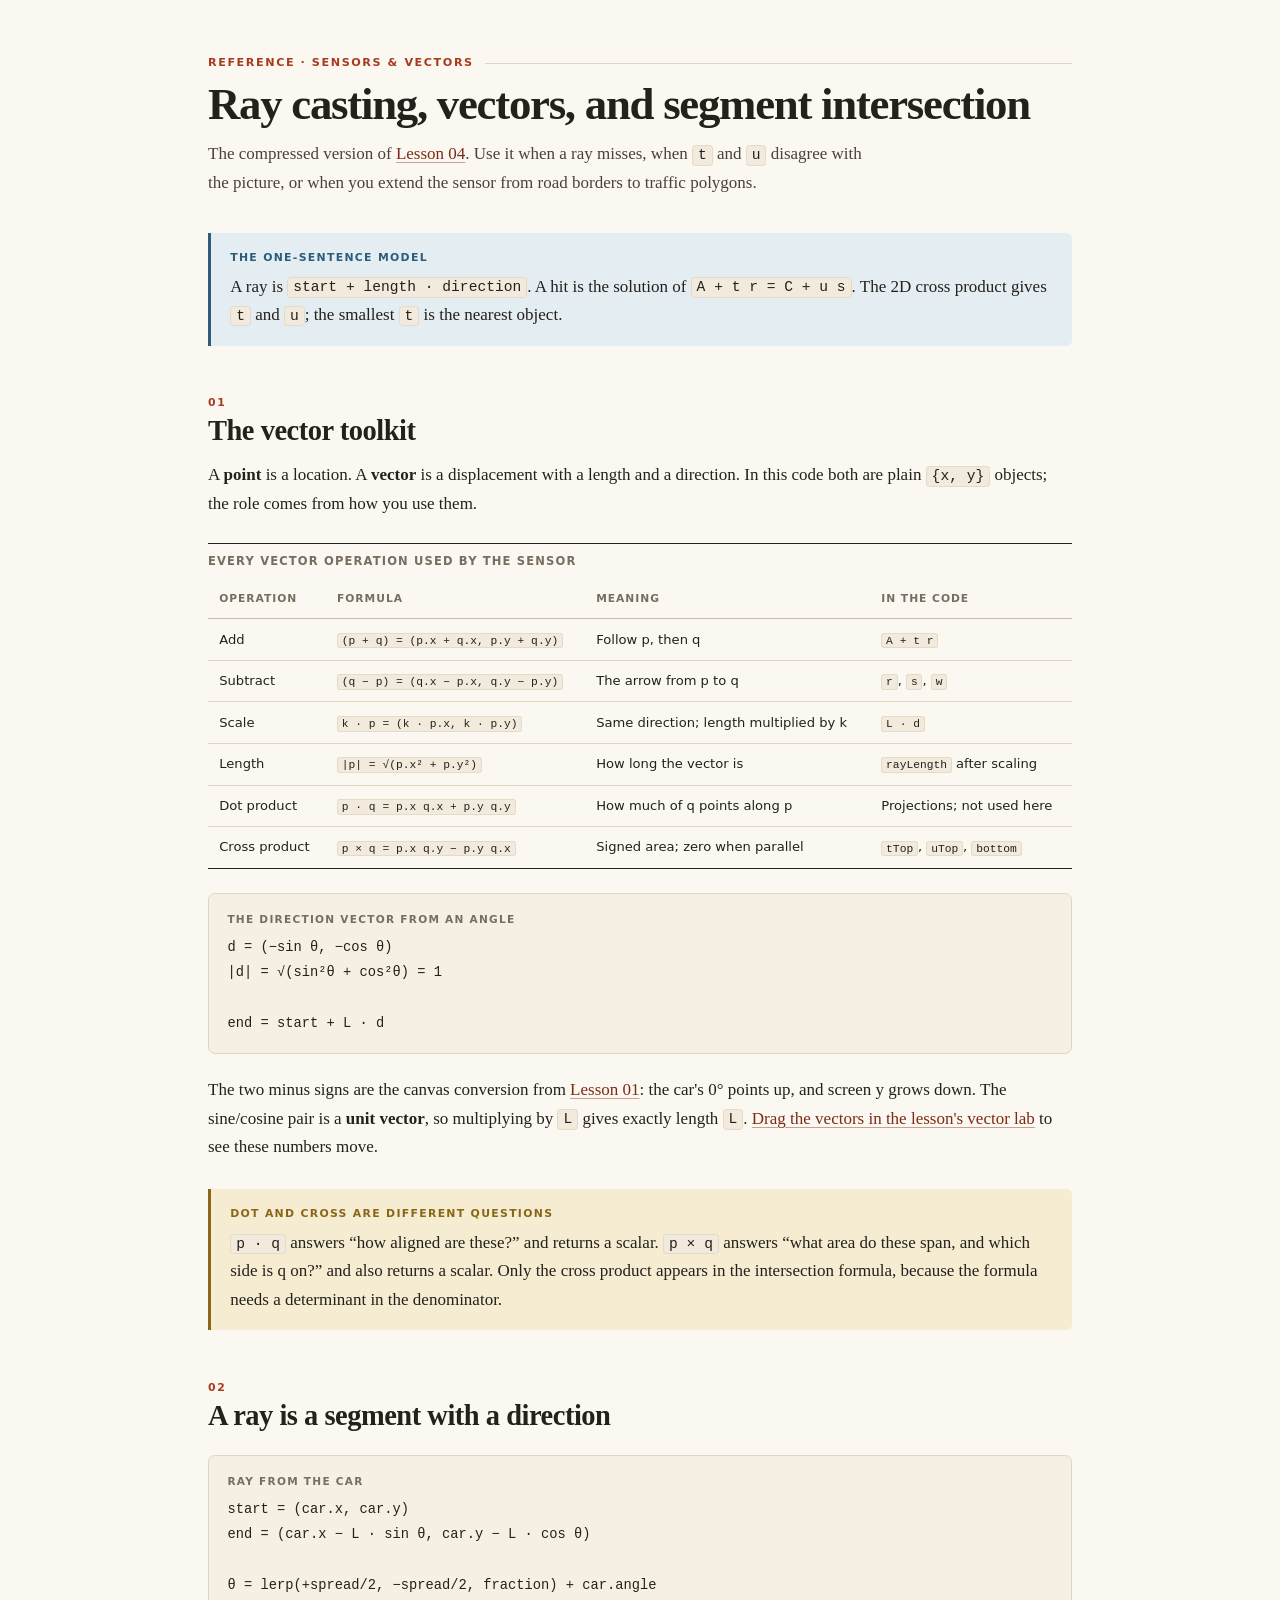
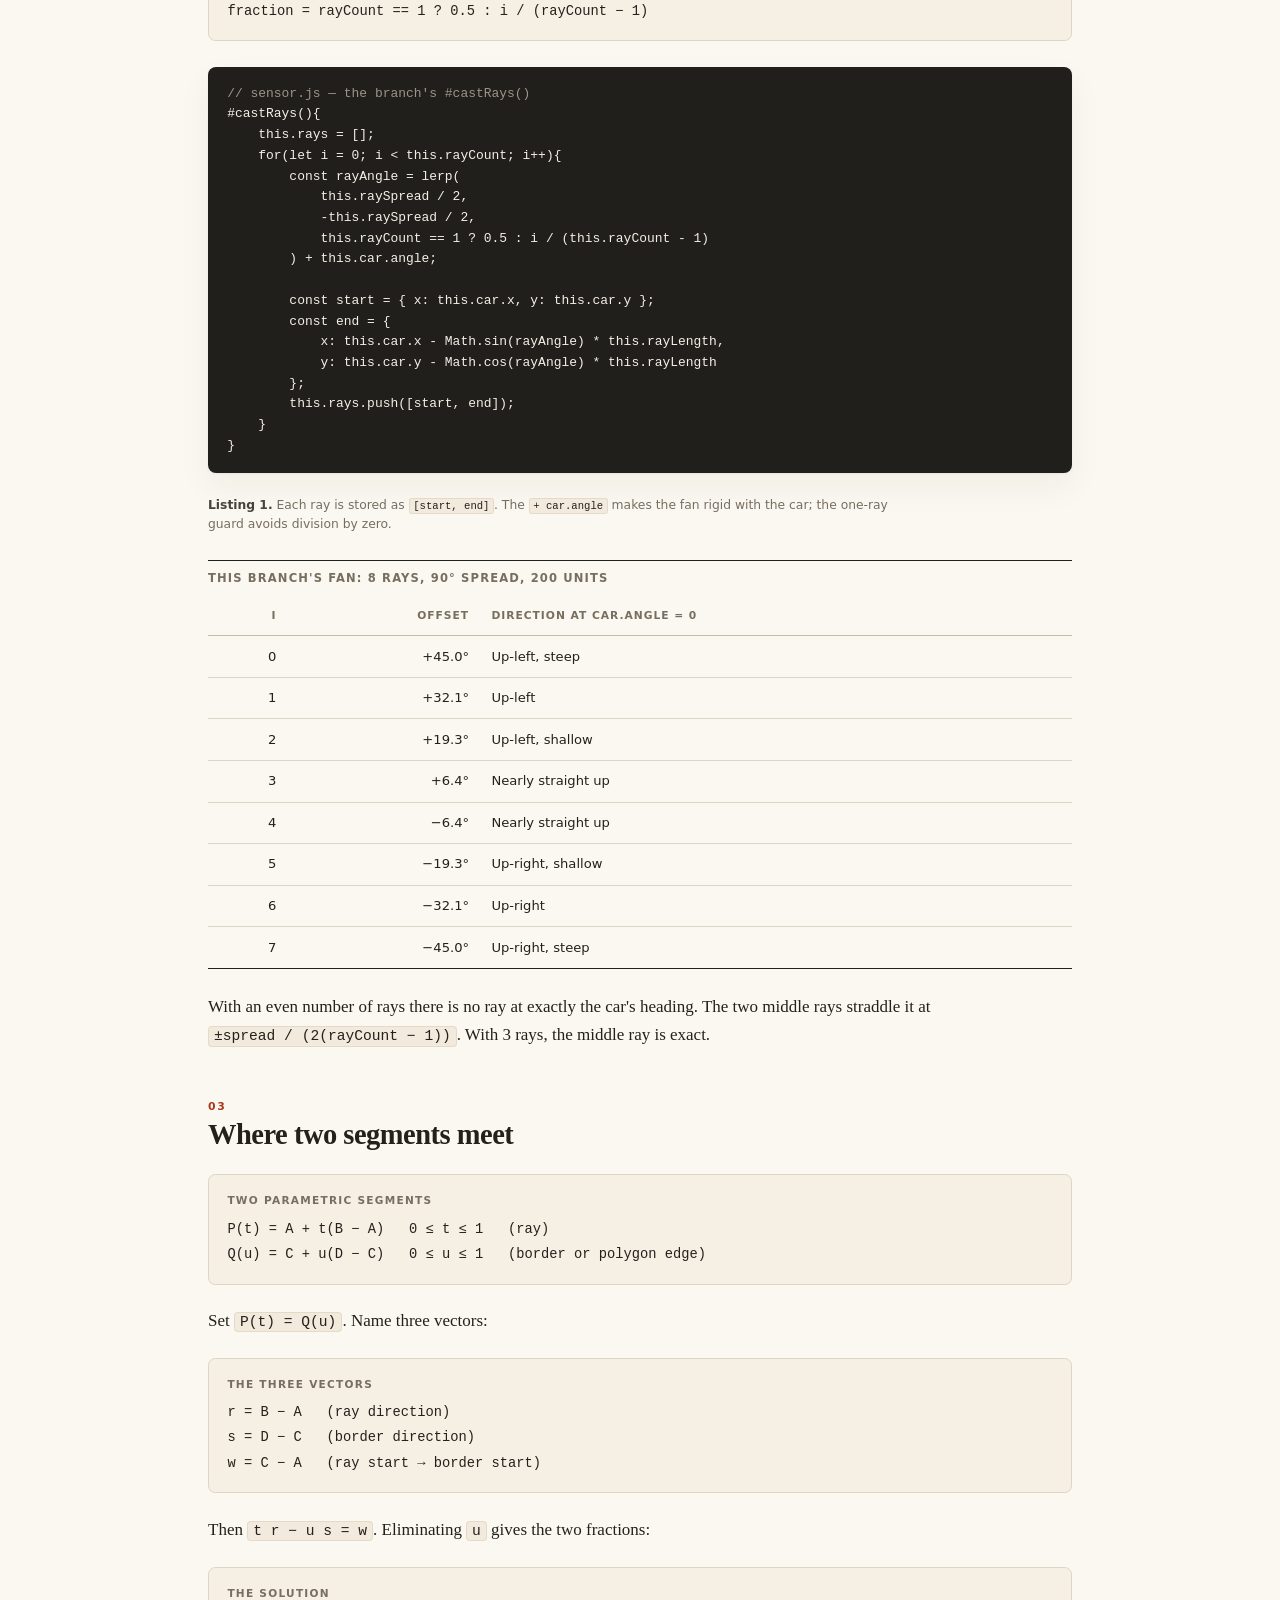
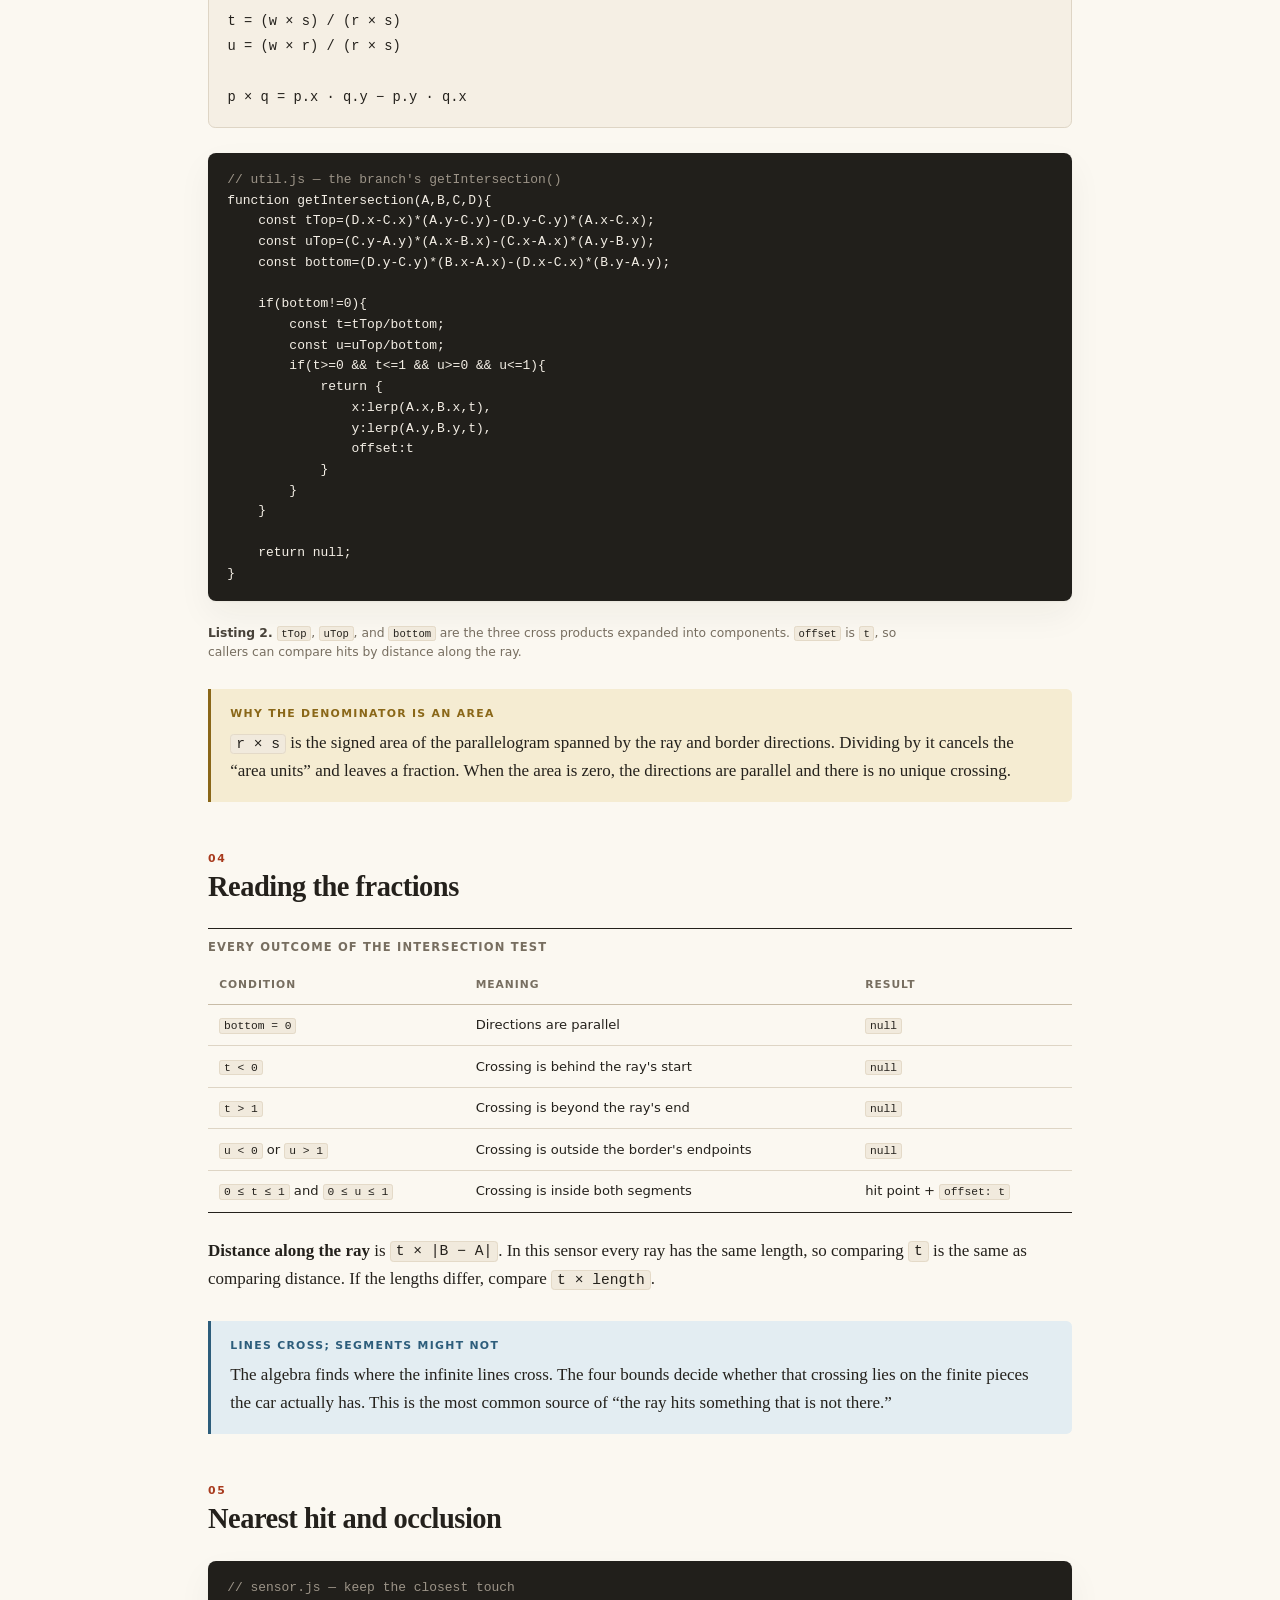
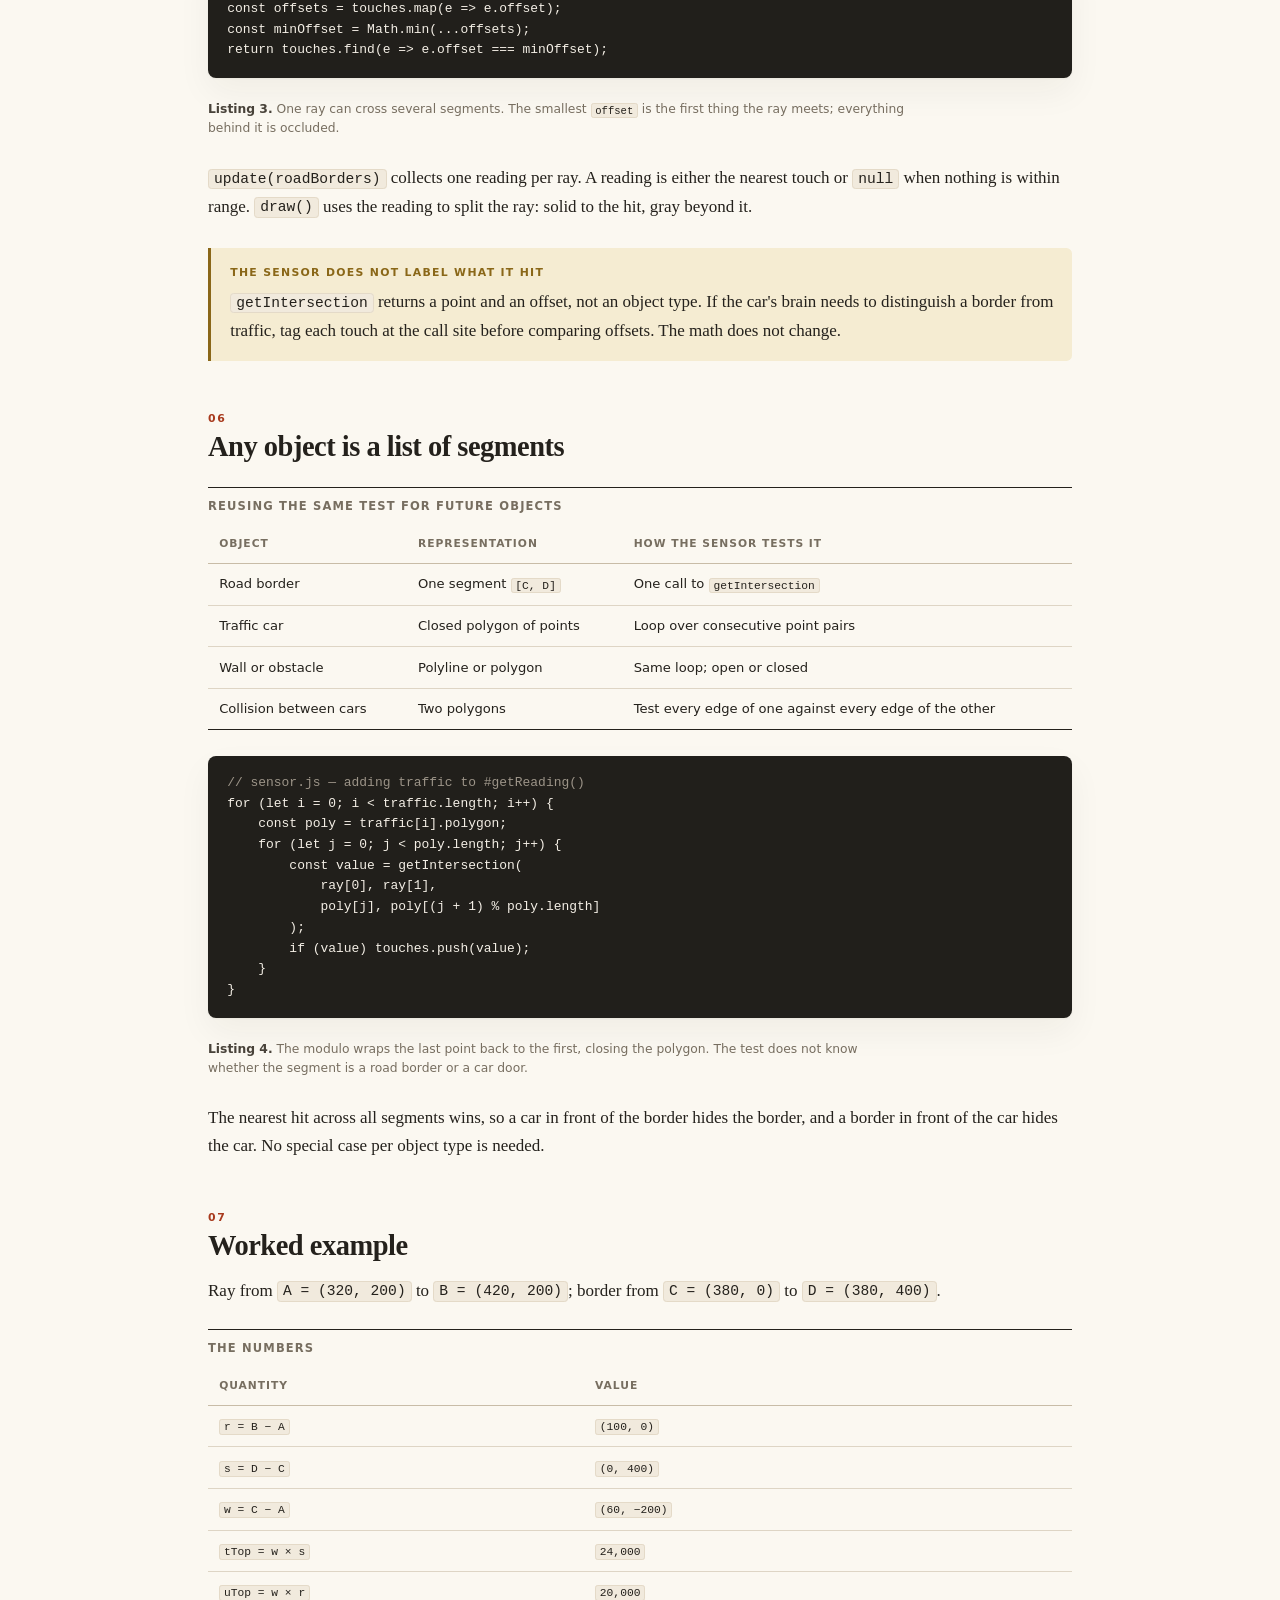
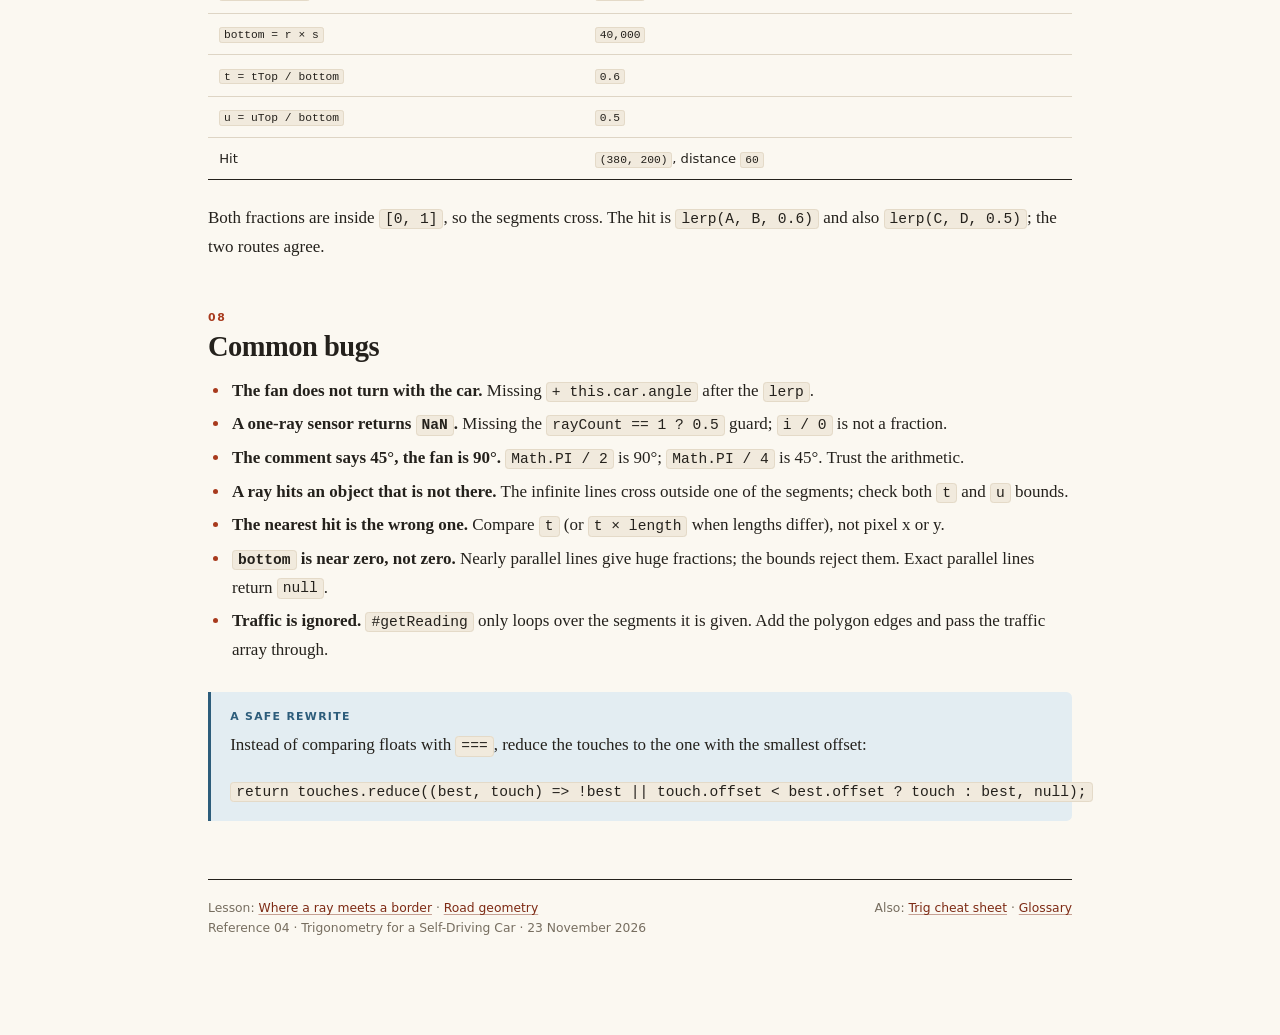
<file: reference/ray-intersection.html>
<!DOCTYPE html>
<html lang="en">
<head>
  <meta charset="UTF-8">
  <meta name="viewport" content="width=device-width, initial-scale=1.0">
  <title>Reference — Ray casting, vectors, and segment intersection</title>
  <meta name="description" content="Cheat sheet for sensor rays, 2D vectors, the cross product, segment intersection, nearest-hit selection, and polygon occlusion in the self-driving car.">
  <link rel="stylesheet" href="../assets/lesson.css">
</head>
<body>
  <article class="reference">
    <header class="ref-header">
      <p class="kicker">Reference · Sensors &amp; vectors</p>
      <h1>Ray casting, vectors, and segment intersection</h1>
      <p class="ref-lede">The compressed version of <a href="../lessons/0004-ray-casting-and-intersection.html">Lesson 04</a>. Use it when a ray misses, when <code>t</code> and <code>u</code> disagree with the picture, or when you extend the sensor from road borders to traffic polygons.</p>
    </header>

    <aside class="callout callout--note">
      <p class="callout-title">The one-sentence model</p>
      <p>A ray is <code>start + length · direction</code>. A hit is the solution of <code>A + t r = C + u s</code>. The 2D cross product gives <code>t</code> and <code>u</code>; the smallest <code>t</code> is the nearest object.</p>
    </aside>

    <section aria-labelledby="ref-vector">
      <h2 id="ref-vector"><span class="sec-num">01</span>The vector toolkit</h2>

      <p>A <strong>point</strong> is a location. A <strong>vector</strong> is a displacement with a length and a direction. In this code both are plain <code>{x, y}</code> objects; the role comes from how you use them.</p>

      <div class="table-wrap">
        <table>
          <caption>Every vector operation used by the sensor</caption>
          <thead>
            <tr>
              <th scope="col">Operation</th>
              <th scope="col">Formula</th>
              <th scope="col">Meaning</th>
              <th scope="col">In the code</th>
            </tr>
          </thead>
          <tbody>
            <tr>
              <td>Add</td>
              <td><code>(p + q) = (p.x + q.x, p.y + q.y)</code></td>
              <td>Follow p, then q</td>
              <td><code>A + t r</code></td>
            </tr>
            <tr>
              <td>Subtract</td>
              <td><code>(q − p) = (q.x − p.x, q.y − p.y)</code></td>
              <td>The arrow from p to q</td>
              <td><code>r</code>, <code>s</code>, <code>w</code></td>
            </tr>
            <tr>
              <td>Scale</td>
              <td><code>k · p = (k · p.x, k · p.y)</code></td>
              <td>Same direction; length multiplied by k</td>
              <td><code>L · d</code></td>
            </tr>
            <tr>
              <td>Length</td>
              <td><code>|p| = √(p.x² + p.y²)</code></td>
              <td>How long the vector is</td>
              <td><code>rayLength</code> after scaling</td>
            </tr>
            <tr>
              <td>Dot product</td>
              <td><code>p · q = p.x q.x + p.y q.y</code></td>
              <td>How much of q points along p</td>
              <td>Projections; not used here</td>
            </tr>
            <tr>
              <td>Cross product</td>
              <td><code>p × q = p.x q.y − p.y q.x</code></td>
              <td>Signed area; zero when parallel</td>
              <td><code>tTop</code>, <code>uTop</code>, <code>bottom</code></td>
            </tr>
          </tbody>
        </table>
      </div>

      <div class="formula-block">
        <span class="formula-label">The direction vector from an angle</span>
        d = (−sin θ, −cos θ)<br>
        |d| = √(sin²θ + cos²θ) = 1<br><br>
        end = start + L · d
      </div>

      <p>The two minus signs are the canvas conversion from <a href="../lessons/0001-angle-to-motion.html#section-unit-circle">Lesson 01</a>: the car's 0° points up, and screen y grows down. The sine/cosine pair is a <strong>unit vector</strong>, so multiplying by <code>L</code> gives exactly length <code>L</code>. <a href="../lessons/0004-ray-casting-and-intersection.html#section-ray">Drag the vectors in the lesson's vector lab</a> to see these numbers move.</p>

      <aside class="callout callout--gold">
        <p class="callout-title">Dot and cross are different questions</p>
        <p><code>p · q</code> answers “how aligned are these?” and returns a scalar. <code>p × q</code> answers “what area do these span, and which side is q on?” and also returns a scalar. Only the cross product appears in the intersection formula, because the formula needs a determinant in the denominator.</p>
      </aside>
    </section>

    <section aria-labelledby="ref-ray">
      <h2 id="ref-ray"><span class="sec-num">02</span>A ray is a segment with a direction</h2>

      <div class="formula-block">
        <span class="formula-label">Ray from the car</span>
        start = (car.x, car.y)<br>
        end = (car.x − L · sin θ, car.y − L · cos θ)<br><br>
        θ = lerp(+spread/2, −spread/2, fraction) + car.angle<br>
        fraction = rayCount == 1 ? 0.5 : i / (rayCount − 1)
      </div>

      <figure class="code-figure">
        <pre><code><span class="comment">// sensor.js — the branch's #castRays()</span>
#castRays(){
    this.rays = [];
    for(let i = 0; i &lt; this.rayCount; i++){
        const rayAngle = lerp(
            this.raySpread / 2,
            -this.raySpread / 2,
            this.rayCount == 1 ? 0.5 : i / (this.rayCount - 1)
        ) + this.car.angle;

        const start = { x: this.car.x, y: this.car.y };
        const end = {
            x: this.car.x - Math.sin(rayAngle) * this.rayLength,
            y: this.car.y - Math.cos(rayAngle) * this.rayLength
        };
        this.rays.push([start, end]);
    }
}</code></pre>
        <figcaption><strong>Listing 1.</strong> Each ray is stored as <code>[start, end]</code>. The <code>+ car.angle</code> makes the fan rigid with the car; the one-ray guard avoids division by zero.</figcaption>
      </figure>

      <div class="table-wrap">
        <table>
          <caption>This branch's fan: 8 rays, 90° spread, 200 units</caption>
          <thead>
            <tr>
              <th scope="col" class="num">i</th>
              <th scope="col" class="num">Offset</th>
              <th scope="col">Direction at car.angle = 0</th>
            </tr>
          </thead>
          <tbody>
            <tr><td class="num">0</td><td class="num">+45.0°</td><td>Up-left, steep</td></tr>
            <tr><td class="num">1</td><td class="num">+32.1°</td><td>Up-left</td></tr>
            <tr><td class="num">2</td><td class="num">+19.3°</td><td>Up-left, shallow</td></tr>
            <tr><td class="num">3</td><td class="num">+6.4°</td><td>Nearly straight up</td></tr>
            <tr><td class="num">4</td><td class="num">−6.4°</td><td>Nearly straight up</td></tr>
            <tr><td class="num">5</td><td class="num">−19.3°</td><td>Up-right, shallow</td></tr>
            <tr><td class="num">6</td><td class="num">−32.1°</td><td>Up-right</td></tr>
            <tr><td class="num">7</td><td class="num">−45.0°</td><td>Up-right, steep</td></tr>
          </tbody>
        </table>
      </div>

      <p>With an even number of rays there is no ray at exactly the car's heading. The two middle rays straddle it at <code>±spread / (2(rayCount − 1))</code>. With 3 rays, the middle ray is exact.</p>
    </section>

    <section aria-labelledby="ref-intersection">
      <h2 id="ref-intersection"><span class="sec-num">03</span>Where two segments meet</h2>

      <div class="formula-block">
        <span class="formula-label">Two parametric segments</span>
        P(t) = A + t(B − A)&nbsp;&nbsp;&nbsp;0 ≤ t ≤ 1&nbsp;&nbsp;&nbsp;(ray)<br>
        Q(u) = C + u(D − C)&nbsp;&nbsp;&nbsp;0 ≤ u ≤ 1&nbsp;&nbsp;&nbsp;(border or polygon edge)
      </div>

      <p>Set <code>P(t) = Q(u)</code>. Name three vectors:</p>

      <div class="formula-block">
        <span class="formula-label">The three vectors</span>
        r = B − A&nbsp;&nbsp;&nbsp;(ray direction)<br>
        s = D − C&nbsp;&nbsp;&nbsp;(border direction)<br>
        w = C − A&nbsp;&nbsp;&nbsp;(ray start → border start)
      </div>

      <p>Then <code>t r − u s = w</code>. Eliminating <code>u</code> gives the two fractions:</p>

      <div class="formula-block">
        <span class="formula-label">The solution</span>
        t = (w × s) / (r × s)<br>
        u = (w × r) / (r × s)<br><br>
        p × q = p.x · q.y − p.y · q.x
      </div>

      <figure class="code-figure">
        <pre><code><span class="comment">// util.js — the branch's getIntersection()</span>
function getIntersection(A,B,C,D){
    const tTop=(D.x-C.x)*(A.y-C.y)-(D.y-C.y)*(A.x-C.x);
    const uTop=(C.y-A.y)*(A.x-B.x)-(C.x-A.x)*(A.y-B.y);
    const bottom=(D.y-C.y)*(B.x-A.x)-(D.x-C.x)*(B.y-A.y);

    if(bottom!=0){
        const t=tTop/bottom;
        const u=uTop/bottom;
        if(t&gt;=0 &amp;&amp; t&lt;=1 &amp;&amp; u&gt;=0 &amp;&amp; u&lt;=1){
            return {
                x:lerp(A.x,B.x,t),
                y:lerp(A.y,B.y,t),
                offset:t
            }
        }
    }

    return null;
}</code></pre>
        <figcaption><strong>Listing 2.</strong> <code>tTop</code>, <code>uTop</code>, and <code>bottom</code> are the three cross products expanded into components. <code>offset</code> is <code>t</code>, so callers can compare hits by distance along the ray.</figcaption>
      </figure>

      <aside class="callout callout--gold">
        <p class="callout-title">Why the denominator is an area</p>
        <p><code>r × s</code> is the signed area of the parallelogram spanned by the ray and border directions. Dividing by it cancels the “area units” and leaves a fraction. When the area is zero, the directions are parallel and there is no unique crossing.</p>
      </aside>
    </section>

    <section aria-labelledby="ref-outcomes">
      <h2 id="ref-outcomes"><span class="sec-num">04</span>Reading the fractions</h2>

      <div class="table-wrap">
        <table>
          <caption>Every outcome of the intersection test</caption>
          <thead>
            <tr>
              <th scope="col">Condition</th>
              <th scope="col">Meaning</th>
              <th scope="col">Result</th>
            </tr>
          </thead>
          <tbody>
            <tr>
              <td><code>bottom = 0</code></td>
              <td>Directions are parallel</td>
              <td><code>null</code></td>
            </tr>
            <tr>
              <td><code>t &lt; 0</code></td>
              <td>Crossing is behind the ray's start</td>
              <td><code>null</code></td>
            </tr>
            <tr>
              <td><code>t &gt; 1</code></td>
              <td>Crossing is beyond the ray's end</td>
              <td><code>null</code></td>
            </tr>
            <tr>
              <td><code>u &lt; 0</code> or <code>u &gt; 1</code></td>
              <td>Crossing is outside the border's endpoints</td>
              <td><code>null</code></td>
            </tr>
            <tr>
              <td><code>0 ≤ t ≤ 1</code> and <code>0 ≤ u ≤ 1</code></td>
              <td>Crossing is inside both segments</td>
              <td>hit point + <code>offset: t</code></td>
            </tr>
          </tbody>
        </table>
      </div>

      <p><strong>Distance along the ray</strong> is <code>t × |B − A|</code>. In this sensor every ray has the same length, so comparing <code>t</code> is the same as comparing distance. If the lengths differ, compare <code>t × length</code>.</p>

      <aside class="callout callout--note">
        <p class="callout-title">Lines cross; segments might not</p>
        <p>The algebra finds where the infinite lines cross. The four bounds decide whether that crossing lies on the finite pieces the car actually has. This is the most common source of “the ray hits something that is not there.”</p>
      </aside>
    </section>

    <section aria-labelledby="ref-nearest">
      <h2 id="ref-nearest"><span class="sec-num">05</span>Nearest hit and occlusion</h2>

      <figure class="code-figure">
        <pre><code><span class="comment">// sensor.js — keep the closest touch</span>
const offsets = touches.map(e =&gt; e.offset);
const minOffset = Math.min(...offsets);
return touches.find(e =&gt; e.offset === minOffset);</code></pre>
        <figcaption><strong>Listing 3.</strong> One ray can cross several segments. The smallest <code>offset</code> is the first thing the ray meets; everything behind it is occluded.</figcaption>
      </figure>

      <p><code>update(roadBorders)</code> collects one reading per ray. A reading is either the nearest touch or <code>null</code> when nothing is within range. <code>draw()</code> uses the reading to split the ray: solid to the hit, gray beyond it.</p>

      <aside class="callout callout--gold">
        <p class="callout-title">The sensor does not label what it hit</p>
        <p><code>getIntersection</code> returns a point and an offset, not an object type. If the car's brain needs to distinguish a border from traffic, tag each touch at the call site before comparing offsets. The math does not change.</p>
      </aside>
    </section>

    <section aria-labelledby="ref-objects">
      <h2 id="ref-objects"><span class="sec-num">06</span>Any object is a list of segments</h2>

      <div class="table-wrap">
        <table>
          <caption>Reusing the same test for future objects</caption>
          <thead>
            <tr>
              <th scope="col">Object</th>
              <th scope="col">Representation</th>
              <th scope="col">How the sensor tests it</th>
            </tr>
          </thead>
          <tbody>
            <tr>
              <td>Road border</td>
              <td>One segment <code>[C, D]</code></td>
              <td>One call to <code>getIntersection</code></td>
            </tr>
            <tr>
              <td>Traffic car</td>
              <td>Closed polygon of points</td>
              <td>Loop over consecutive point pairs</td>
            </tr>
            <tr>
              <td>Wall or obstacle</td>
              <td>Polyline or polygon</td>
              <td>Same loop; open or closed</td>
            </tr>
            <tr>
              <td>Collision between cars</td>
              <td>Two polygons</td>
              <td>Test every edge of one against every edge of the other</td>
            </tr>
          </tbody>
        </table>
      </div>

      <figure class="code-figure">
        <pre><code><span class="comment">// sensor.js — adding traffic to #getReading()</span>
for (let i = 0; i &lt; traffic.length; i++) {
    const poly = traffic[i].polygon;
    for (let j = 0; j &lt; poly.length; j++) {
        const value = getIntersection(
            ray[0], ray[1],
            poly[j], poly[(j + 1) % poly.length]
        );
        if (value) touches.push(value);
    }
}</code></pre>
        <figcaption><strong>Listing 4.</strong> The modulo wraps the last point back to the first, closing the polygon. The test does not know whether the segment is a road border or a car door.</figcaption>
      </figure>

      <p>The nearest hit across all segments wins, so a car in front of the border hides the border, and a border in front of the car hides the car. No special case per object type is needed.</p>
    </section>

    <section aria-labelledby="ref-example">
      <h2 id="ref-example"><span class="sec-num">07</span>Worked example</h2>

      <p>Ray from <code>A = (320, 200)</code> to <code>B = (420, 200)</code>; border from <code>C = (380, 0)</code> to <code>D = (380, 400)</code>.</p>

      <div class="table-wrap">
        <table>
          <caption>The numbers</caption>
          <thead>
            <tr>
              <th scope="col">Quantity</th>
              <th scope="col">Value</th>
            </tr>
          </thead>
          <tbody>
            <tr><td><code>r = B − A</code></td><td><code>(100, 0)</code></td></tr>
            <tr><td><code>s = D − C</code></td><td><code>(0, 400)</code></td></tr>
            <tr><td><code>w = C − A</code></td><td><code>(60, −200)</code></td></tr>
            <tr><td><code>tTop = w × s</code></td><td><code>24,000</code></td></tr>
            <tr><td><code>uTop = w × r</code></td><td><code>20,000</code></td></tr>
            <tr><td><code>bottom = r × s</code></td><td><code>40,000</code></td></tr>
            <tr><td><code>t = tTop / bottom</code></td><td><code>0.6</code></td></tr>
            <tr><td><code>u = uTop / bottom</code></td><td><code>0.5</code></td></tr>
            <tr><td>Hit</td><td><code>(380, 200)</code>, distance <code>60</code></td></tr>
          </tbody>
        </table>
      </div>

      <p>Both fractions are inside <code>[0, 1]</code>, so the segments cross. The hit is <code>lerp(A, B, 0.6)</code> and also <code>lerp(C, D, 0.5)</code>; the two routes agree.</p>
    </section>

    <section aria-labelledby="ref-bugs">
      <h2 id="ref-bugs"><span class="sec-num">08</span>Common bugs</h2>

      <ul>
        <li><strong>The fan does not turn with the car.</strong> Missing <code>+ this.car.angle</code> after the <code>lerp</code>.</li>
        <li><strong>A one-ray sensor returns <code>NaN</code>.</strong> Missing the <code>rayCount == 1 ? 0.5</code> guard; <code>i / 0</code> is not a fraction.</li>
        <li><strong>The comment says 45°, the fan is 90°.</strong> <code>Math.PI / 2</code> is 90°; <code>Math.PI / 4</code> is 45°. Trust the arithmetic.</li>
        <li><strong>A ray hits an object that is not there.</strong> The infinite lines cross outside one of the segments; check both <code>t</code> and <code>u</code> bounds.</li>
        <li><strong>The nearest hit is the wrong one.</strong> Compare <code>t</code> (or <code>t × length</code> when lengths differ), not pixel x or y.</li>
        <li><strong><code>bottom</code> is near zero, not zero.</strong> Nearly parallel lines give huge fractions; the bounds reject them. Exact parallel lines return <code>null</code>.</li>
        <li><strong>Traffic is ignored.</strong> <code>#getReading</code> only loops over the segments it is given. Add the polygon edges and pass the traffic array through.</li>
      </ul>

      <aside class="callout callout--note">
        <p class="callout-title">A safe rewrite</p>
        <p>Instead of comparing floats with <code>===</code>, reduce the touches to the one with the smallest offset:</p>
        <p><code>return touches.reduce((best, touch) =&gt; !best || touch.offset &lt; best.offset ? touch : best, null);</code></p>
      </aside>
    </section>

    <footer class="lesson-footer">
      <nav class="footer-nav" aria-label="Reference navigation">
        <span>Lesson: <a href="../lessons/0004-ray-casting-and-intersection.html">Where a ray meets a border</a> · <a href="../lessons/0003-road-geometry.html">Road geometry</a></span>
        <span>Also: <a href="trig-for-car-movement.html">Trig cheat sheet</a> · <a href="trig-glossary.html">Glossary</a></span>
      </nav>
      <p>Reference 04 · Trigonometry for a Self-Driving Car · 23 November 2026</p>
    </footer>
  </article>
</body>
</html>
</file>
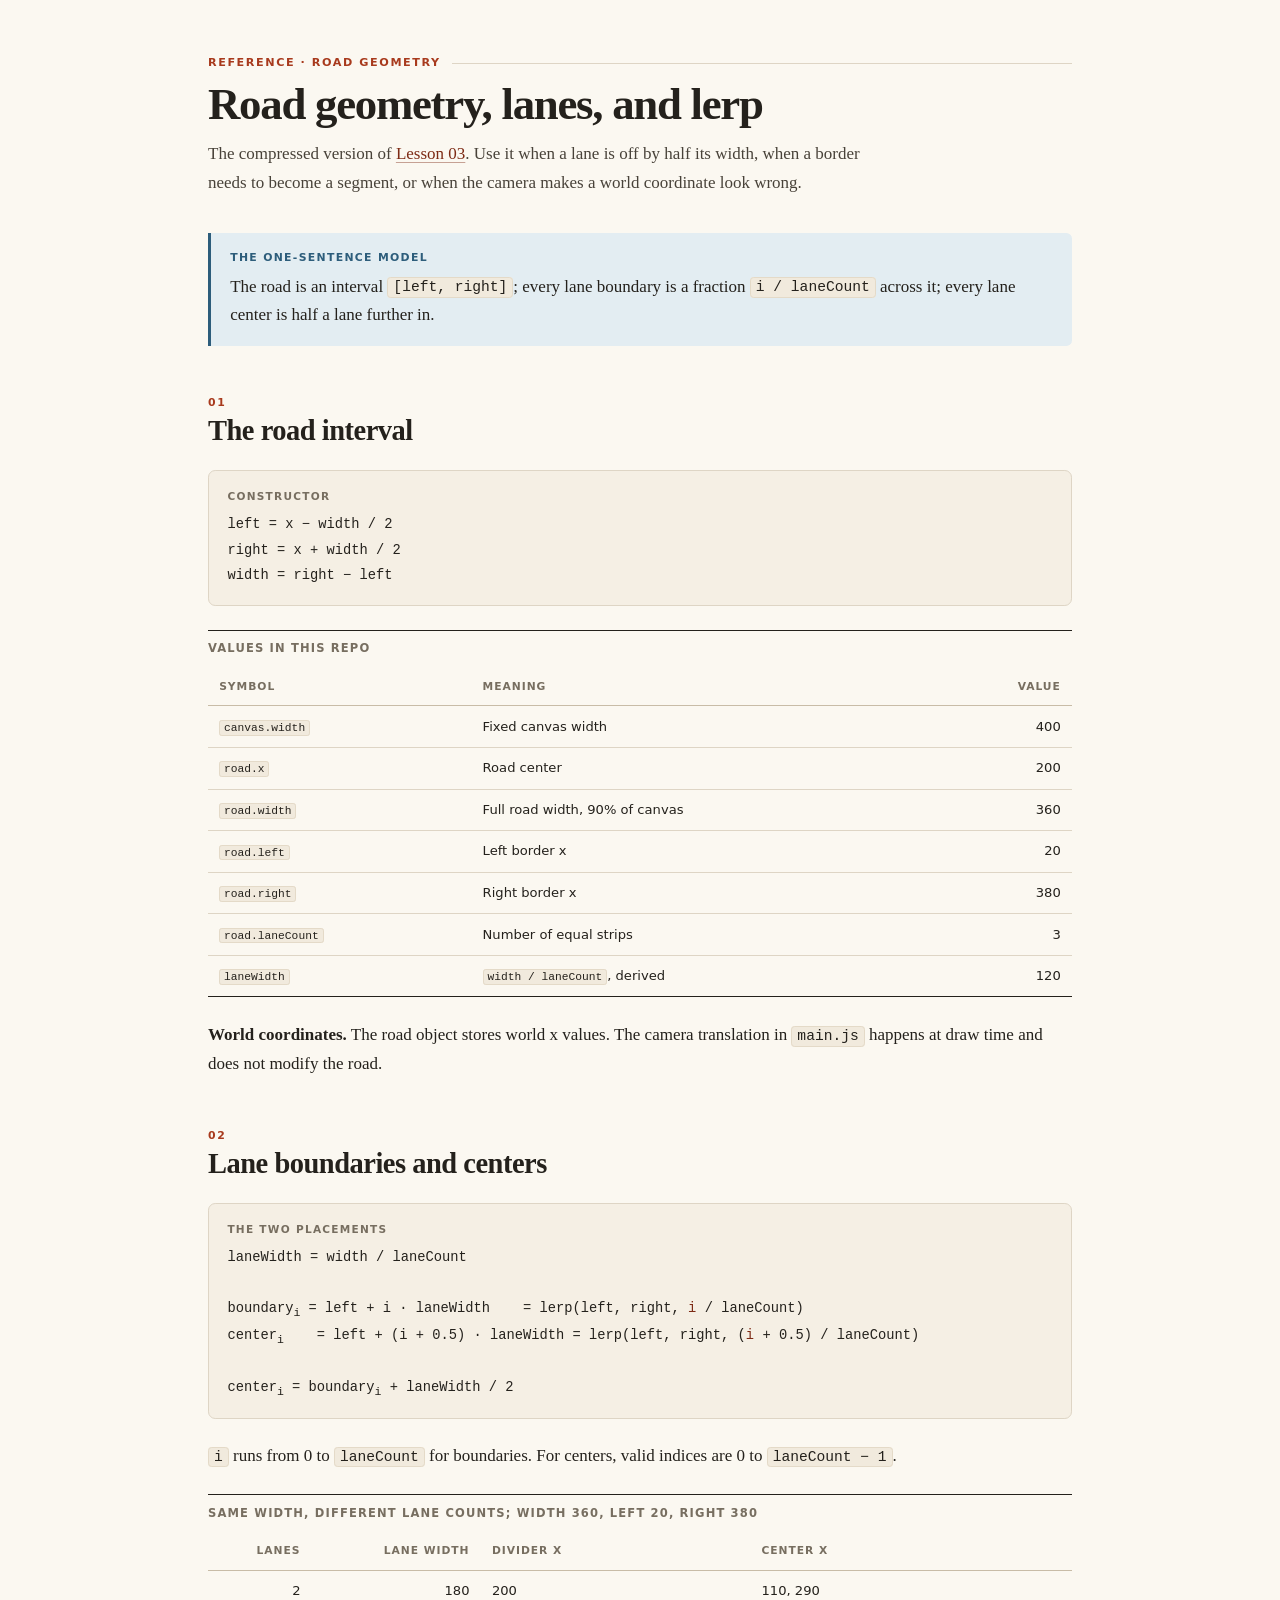
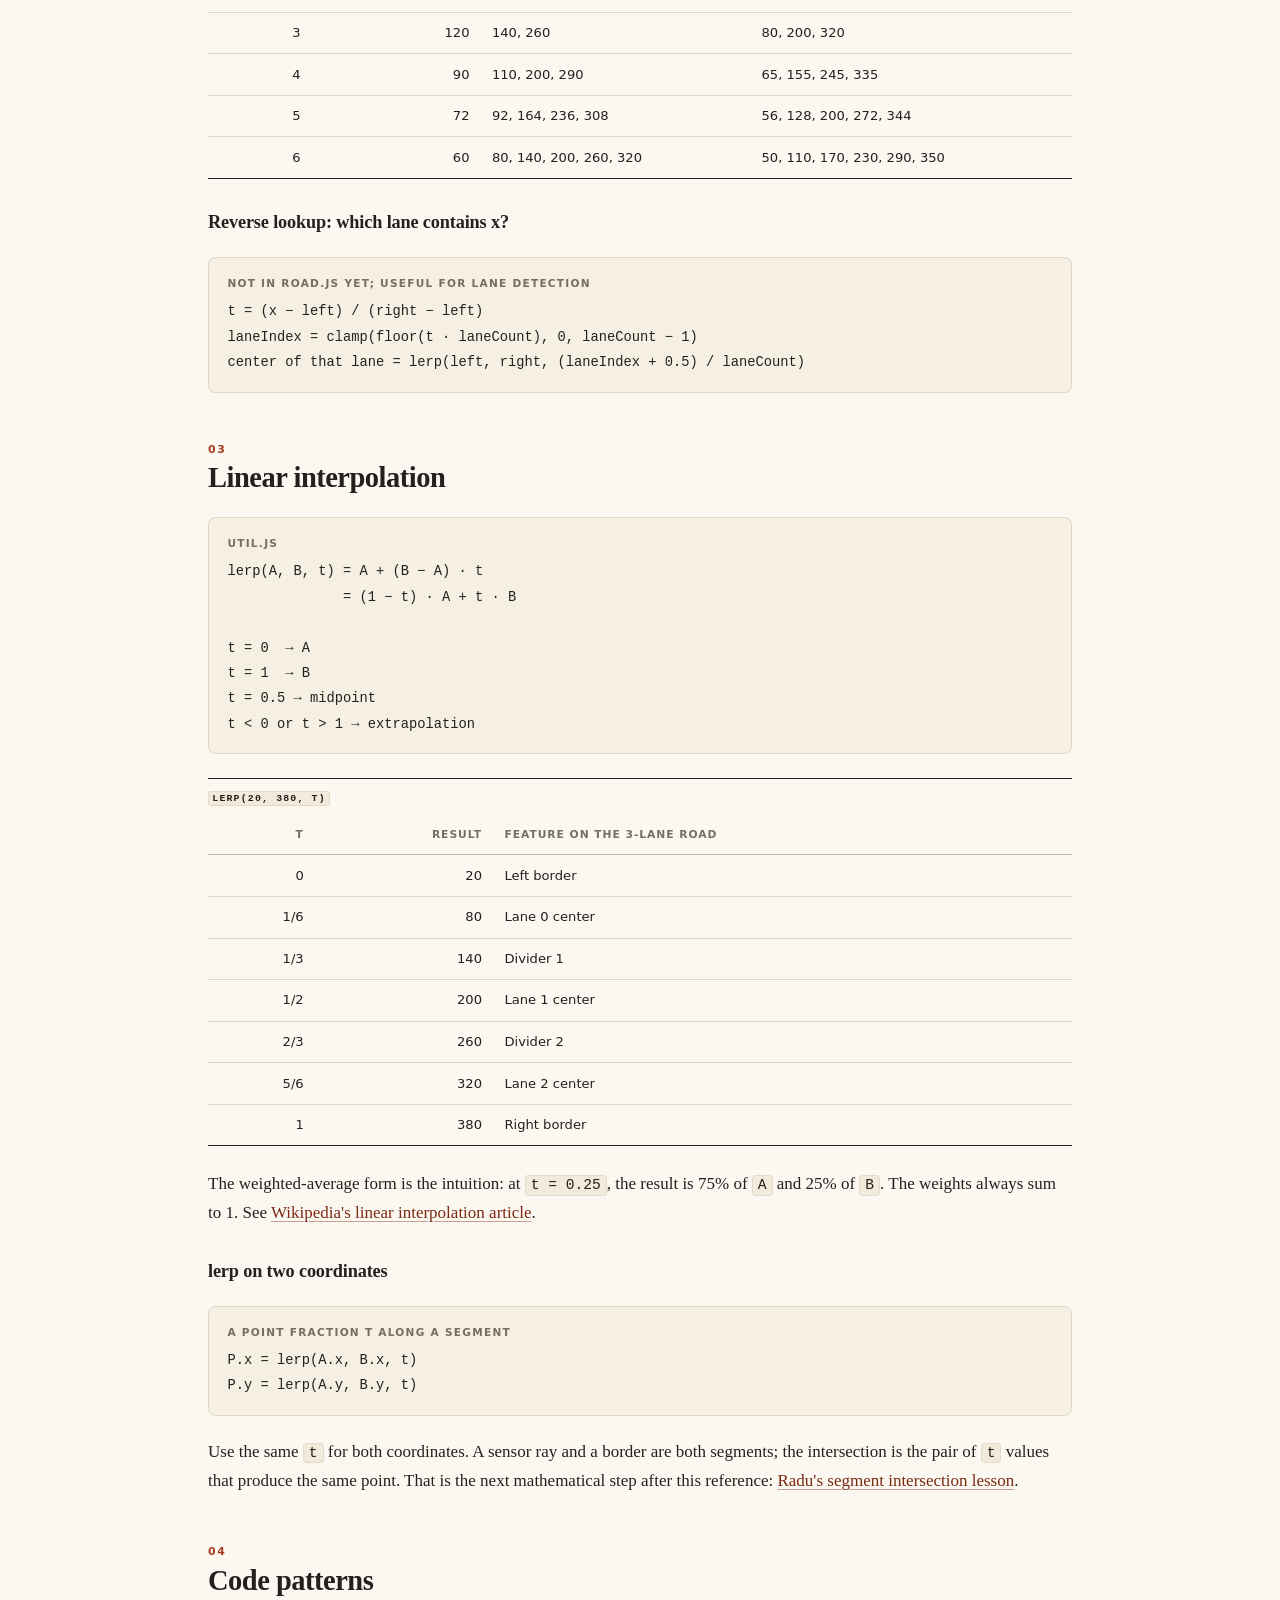
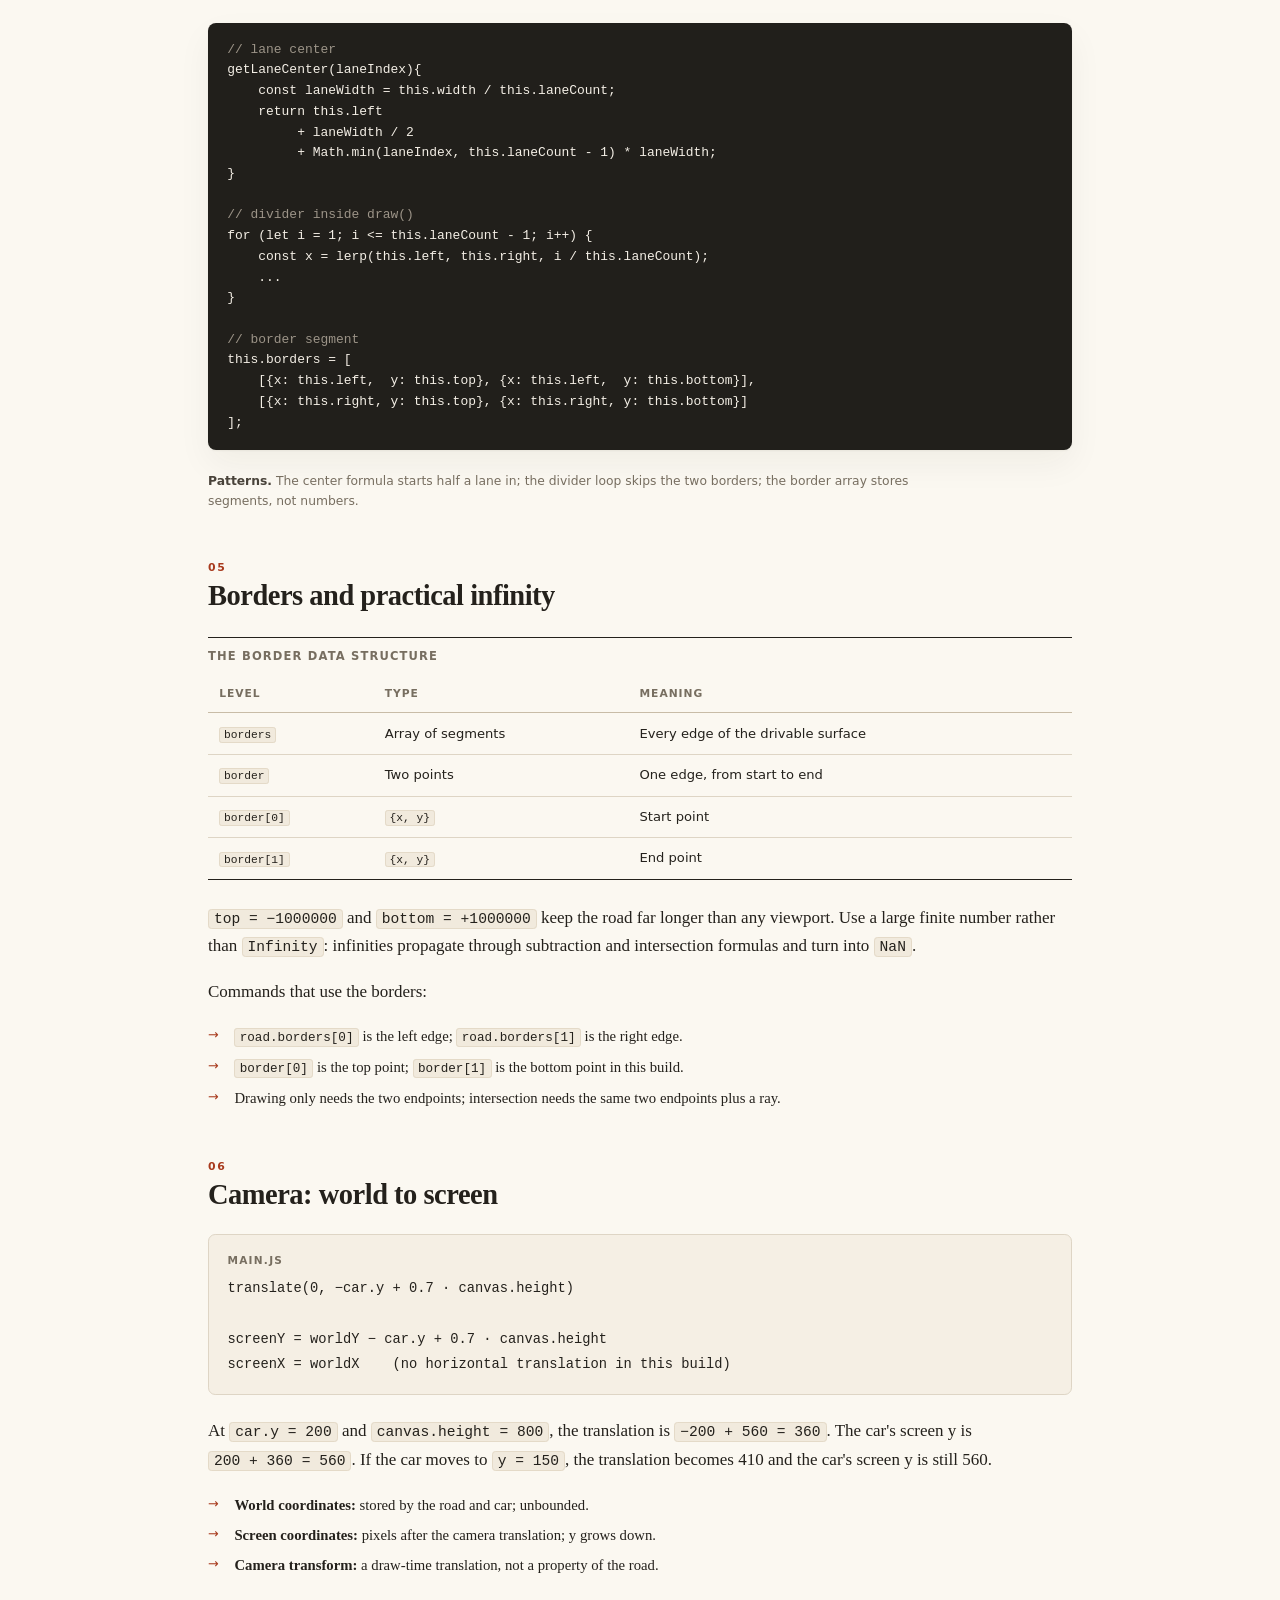
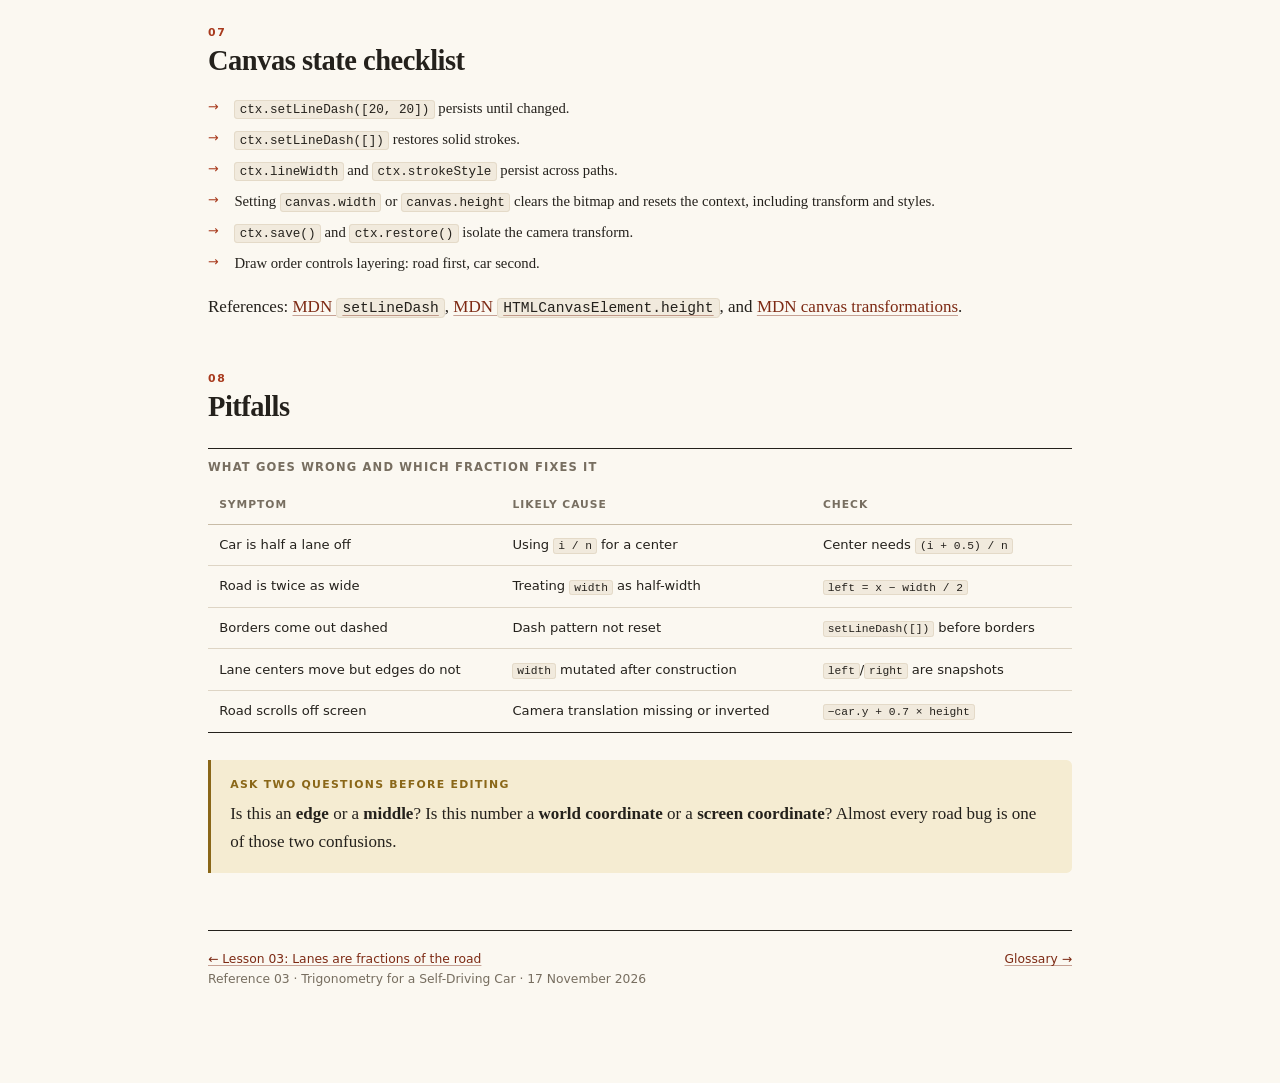
<file: reference/road-geometry.html>
<!DOCTYPE html>
<html lang="en">
<head>
  <meta charset="UTF-8">
  <meta name="viewport" content="width=device-width, initial-scale=1.0">
  <title>Reference — Road geometry, lanes, and lerp</title>
  <meta name="description" content="Cheat sheet for the self-driving car's road interval, lane centers, dividers, linear interpolation, border segments, and the camera transform.">
  <link rel="stylesheet" href="../assets/lesson.css">
</head>
<body>
  <article class="reference">
    <header class="ref-header">
      <p class="kicker">Reference · Road geometry</p>
      <h1>Road geometry, lanes, and lerp</h1>
      <p class="ref-lede">The compressed version of <a href="../lessons/0003-road-geometry.html">Lesson 03</a>. Use it when a lane is off by half its width, when a border needs to become a segment, or when the camera makes a world coordinate look wrong.</p>
    </header>

    <aside class="callout callout--note">
      <p class="callout-title">The one-sentence model</p>
      <p>The road is an interval <code>[left, right]</code>; every lane boundary is a fraction <code>i / laneCount</code> across it; every lane center is half a lane further in.</p>
    </aside>

    <section aria-labelledby="ref-interval">
      <h2 id="ref-interval"><span class="sec-num">01</span>The road interval</h2>

      <div class="formula-block">
        <span class="formula-label">Constructor</span>
        left = x − width / 2<br>
        right = x + width / 2<br>
        width = right − left
      </div>

      <div class="table-wrap">
        <table>
          <caption>Values in this repo</caption>
          <thead>
            <tr>
              <th scope="col">Symbol</th>
              <th scope="col">Meaning</th>
              <th scope="col" class="num">Value</th>
            </tr>
          </thead>
          <tbody>
            <tr>
              <td><code>canvas.width</code></td>
              <td>Fixed canvas width</td>
              <td class="num">400</td>
            </tr>
            <tr>
              <td><code>road.x</code></td>
              <td>Road center</td>
              <td class="num">200</td>
            </tr>
            <tr>
              <td><code>road.width</code></td>
              <td>Full road width, 90% of canvas</td>
              <td class="num">360</td>
            </tr>
            <tr>
              <td><code>road.left</code></td>
              <td>Left border x</td>
              <td class="num">20</td>
            </tr>
            <tr>
              <td><code>road.right</code></td>
              <td>Right border x</td>
              <td class="num">380</td>
            </tr>
            <tr>
              <td><code>road.laneCount</code></td>
              <td>Number of equal strips</td>
              <td class="num">3</td>
            </tr>
            <tr>
              <td><code>laneWidth</code></td>
              <td><code>width / laneCount</code>, derived</td>
              <td class="num">120</td>
            </tr>
          </tbody>
        </table>
      </div>

      <p><strong>World coordinates.</strong> The road object stores world x values. The camera translation in <code>main.js</code> happens at draw time and does not modify the road.</p>
    </section>

    <section aria-labelledby="ref-lanes">
      <h2 id="ref-lanes"><span class="sec-num">02</span>Lane boundaries and centers</h2>

      <div class="formula-block">
        <span class="formula-label">The two placements</span>
        laneWidth = width / laneCount<br><br>
        boundary<sub>i</sub> = left + i · laneWidth &nbsp;&nbsp; = lerp(left, right, <em>i</em> / laneCount)<br>
        center<sub>i</sub> &nbsp;&nbsp;&nbsp;= left + (i + 0.5) · laneWidth = lerp(left, right, (<em>i</em> + 0.5) / laneCount)<br><br>
        center<sub>i</sub> = boundary<sub>i</sub> + laneWidth / 2
      </div>

      <p><code>i</code> runs from 0 to <code>laneCount</code> for boundaries. For centers, valid indices are 0 to <code>laneCount − 1</code>.</p>

      <div class="table-wrap">
        <table>
          <caption>Same width, different lane counts; width 360, left 20, right 380</caption>
          <thead>
            <tr>
              <th scope="col" class="num">Lanes</th>
              <th scope="col" class="num">Lane width</th>
              <th scope="col">Divider x</th>
              <th scope="col">Center x</th>
            </tr>
          </thead>
          <tbody>
            <tr>
              <td class="num">2</td>
              <td class="num">180</td>
              <td>200</td>
              <td>110, 290</td>
            </tr>
            <tr>
              <td class="num">3</td>
              <td class="num">120</td>
              <td>140, 260</td>
              <td>80, 200, 320</td>
            </tr>
            <tr>
              <td class="num">4</td>
              <td class="num">90</td>
              <td>110, 200, 290</td>
              <td>65, 155, 245, 335</td>
            </tr>
            <tr>
              <td class="num">5</td>
              <td class="num">72</td>
              <td>92, 164, 236, 308</td>
              <td>56, 128, 200, 272, 344</td>
            </tr>
            <tr>
              <td class="num">6</td>
              <td class="num">60</td>
              <td>80, 140, 200, 260, 320</td>
              <td>50, 110, 170, 230, 290, 350</td>
            </tr>
          </tbody>
        </table>
      </div>

      <h3 id="ref-reverse">Reverse lookup: which lane contains x?</h3>

      <div class="formula-block">
        <span class="formula-label">Not in road.js yet; useful for lane detection</span>
        t = (x − left) / (right − left)<br>
        laneIndex = clamp(floor(t · laneCount), 0, laneCount − 1)<br>
        center of that lane = lerp(left, right, (laneIndex + 0.5) / laneCount)
      </div>
    </section>

    <section aria-labelledby="ref-lerp">
      <h2 id="ref-lerp"><span class="sec-num">03</span>Linear interpolation</h2>

      <div class="formula-block">
        <span class="formula-label">util.js</span>
        lerp(A, B, t) = A + (B − A) · t<br>
        &nbsp;&nbsp;&nbsp;&nbsp;&nbsp;&nbsp;&nbsp;&nbsp;&nbsp;&nbsp;&nbsp;&nbsp;&nbsp; = (1 − t) · A + t · B<br><br>
        t = 0 &nbsp;→ A<br>
        t = 1 &nbsp;→ B<br>
        t = 0.5 → midpoint<br>
        t &lt; 0 or t &gt; 1 → extrapolation
      </div>

      <div class="table-wrap">
        <table>
          <caption><code>lerp(20, 380, t)</code></caption>
          <thead>
            <tr>
              <th scope="col" class="num">t</th>
              <th scope="col" class="num">Result</th>
              <th scope="col">Feature on the 3-lane road</th>
            </tr>
          </thead>
          <tbody>
            <tr>
              <td class="num">0</td>
              <td class="num">20</td>
              <td>Left border</td>
            </tr>
            <tr>
              <td class="num">1/6</td>
              <td class="num">80</td>
              <td>Lane 0 center</td>
            </tr>
            <tr>
              <td class="num">1/3</td>
              <td class="num">140</td>
              <td>Divider 1</td>
            </tr>
            <tr>
              <td class="num">1/2</td>
              <td class="num">200</td>
              <td>Lane 1 center</td>
            </tr>
            <tr>
              <td class="num">2/3</td>
              <td class="num">260</td>
              <td>Divider 2</td>
            </tr>
            <tr>
              <td class="num">5/6</td>
              <td class="num">320</td>
              <td>Lane 2 center</td>
            </tr>
            <tr>
              <td class="num">1</td>
              <td class="num">380</td>
              <td>Right border</td>
            </tr>
          </tbody>
        </table>
      </div>

      <p>The weighted-average form is the intuition: at <code>t = 0.25</code>, the result is 75% of <code>A</code> and 25% of <code>B</code>. The weights always sum to 1. See <a href="https://en.wikipedia.org/wiki/Linear_interpolation" target="_blank" rel="noreferrer">Wikipedia's linear interpolation article</a>.</p>

      <h3 id="ref-lerp-2d">lerp on two coordinates</h3>

      <div class="formula-block">
        <span class="formula-label">A point fraction t along a segment</span>
        P.x = lerp(A.x, B.x, t)<br>
        P.y = lerp(A.y, B.y, t)
      </div>

      <p>Use the same <code>t</code> for both coordinates. A sensor ray and a border are both segments; the intersection is the pair of <code>t</code> values that produce the same point. That is the next mathematical step after this reference: <a href="https://www.youtube.com/watch?v=fHOLQJo0FjQ" target="_blank" rel="noreferrer">Radu's segment intersection lesson</a>.</p>
    </section>

    <section aria-labelledby="ref-code">
      <h2 id="ref-code"><span class="sec-num">04</span>Code patterns</h2>

      <figure class="code-figure">
        <pre><code><span class="comment">// lane center</span>
getLaneCenter(laneIndex){
    const laneWidth = this.width / this.laneCount;
    return this.left
         + laneWidth / 2
         + Math.min(laneIndex, this.laneCount - 1) * laneWidth;
}

<span class="comment">// divider inside draw()</span>
for (let i = 1; i &lt;= this.laneCount - 1; i++) {
    const x = lerp(this.left, this.right, i / this.laneCount);
    ...
}

<span class="comment">// border segment</span>
this.borders = [
    [{x: this.left,  y: this.top}, {x: this.left,  y: this.bottom}],
    [{x: this.right, y: this.top}, {x: this.right, y: this.bottom}]
];</code></pre>
        <figcaption><strong>Patterns.</strong> The center formula starts half a lane in; the divider loop skips the two borders; the border array stores segments, not numbers.</figcaption>
      </figure>
    </section>

    <section aria-labelledby="ref-borders">
      <h2 id="ref-borders"><span class="sec-num">05</span>Borders and practical infinity</h2>

      <div class="table-wrap">
        <table>
          <caption>The border data structure</caption>
          <thead>
            <tr>
              <th scope="col">Level</th>
              <th scope="col">Type</th>
              <th scope="col">Meaning</th>
            </tr>
          </thead>
          <tbody>
            <tr>
              <td><code>borders</code></td>
              <td>Array of segments</td>
              <td>Every edge of the drivable surface</td>
            </tr>
            <tr>
              <td><code>border</code></td>
              <td>Two points</td>
              <td>One edge, from start to end</td>
            </tr>
            <tr>
              <td><code>border[0]</code></td>
              <td><code>{x, y}</code></td>
              <td>Start point</td>
            </tr>
            <tr>
              <td><code>border[1]</code></td>
              <td><code>{x, y}</code></td>
              <td>End point</td>
            </tr>
          </tbody>
        </table>
      </div>

      <p><code>top = −1000000</code> and <code>bottom = +1000000</code> keep the road far longer than any viewport. Use a large finite number rather than <code>Infinity</code>: infinities propagate through subtraction and intersection formulas and turn into <code>NaN</code>.</p>

      <p>Commands that use the borders:</p>

      <ul class="checklist">
        <li><code>road.borders[0]</code> is the left edge; <code>road.borders[1]</code> is the right edge.</li>
        <li><code>border[0]</code> is the top point; <code>border[1]</code> is the bottom point in this build.</li>
        <li>Drawing only needs the two endpoints; intersection needs the same two endpoints plus a ray.</li>
      </ul>
    </section>

    <section aria-labelledby="ref-camera">
      <h2 id="ref-camera"><span class="sec-num">06</span>Camera: world to screen</h2>

      <div class="formula-block">
        <span class="formula-label">main.js</span>
        translate(0, −car.y + 0.7 · canvas.height)<br><br>
        screenY = worldY − car.y + 0.7 · canvas.height<br>
        screenX = worldX &nbsp;&nbsp; (no horizontal translation in this build)
      </div>

      <p>At <code>car.y = 200</code> and <code>canvas.height = 800</code>, the translation is <code>−200 + 560 = 360</code>. The car's screen y is <code>200 + 360 = 560</code>. If the car moves to <code>y = 150</code>, the translation becomes 410 and the car's screen y is still 560.</p>

      <ul class="checklist">
        <li><strong>World coordinates:</strong> stored by the road and car; unbounded.</li>
        <li><strong>Screen coordinates:</strong> pixels after the camera translation; y grows down.</li>
        <li><strong>Camera transform:</strong> a draw-time translation, not a property of the road.</li>
      </ul>
    </section>

    <section aria-labelledby="ref-state">
      <h2 id="ref-state"><span class="sec-num">07</span>Canvas state checklist</h2>

      <ul class="checklist">
        <li><code>ctx.setLineDash([20, 20])</code> persists until changed.</li>
        <li><code>ctx.setLineDash([])</code> restores solid strokes.</li>
        <li><code>ctx.lineWidth</code> and <code>ctx.strokeStyle</code> persist across paths.</li>
        <li>Setting <code>canvas.width</code> or <code>canvas.height</code> clears the bitmap and resets the context, including transform and styles.</li>
        <li><code>ctx.save()</code> and <code>ctx.restore()</code> isolate the camera transform.</li>
        <li>Draw order controls layering: road first, car second.</li>
      </ul>

      <p>References: <a href="https://developer.mozilla.org/en-US/docs/Web/API/CanvasRenderingContext2D/setLineDash" target="_blank" rel="noreferrer">MDN <code>setLineDash</code></a>, <a href="https://developer.mozilla.org/en-US/docs/Web/API/HTMLCanvasElement/height" target="_blank" rel="noreferrer">MDN <code>HTMLCanvasElement.height</code></a>, and <a href="https://developer.mozilla.org/en-US/docs/Web/API/Canvas_API/Tutorial/Transformations" target="_blank" rel="noreferrer">MDN canvas transformations</a>.</p>
    </section>

    <section aria-labelledby="ref-pitfalls">
      <h2 id="ref-pitfalls"><span class="sec-num">08</span>Pitfalls</h2>

      <div class="table-wrap">
        <table>
          <caption>What goes wrong and which fraction fixes it</caption>
          <thead>
            <tr>
              <th scope="col">Symptom</th>
              <th scope="col">Likely cause</th>
              <th scope="col">Check</th>
            </tr>
          </thead>
          <tbody>
            <tr>
              <td>Car is half a lane off</td>
              <td>Using <code>i / n</code> for a center</td>
              <td>Center needs <code>(i + 0.5) / n</code></td>
            </tr>
            <tr>
              <td>Road is twice as wide</td>
              <td>Treating <code>width</code> as half-width</td>
              <td><code>left = x − width / 2</code></td>
            </tr>
            <tr>
              <td>Borders come out dashed</td>
              <td>Dash pattern not reset</td>
              <td><code>setLineDash([])</code> before borders</td>
            </tr>
            <tr>
              <td>Lane centers move but edges do not</td>
              <td><code>width</code> mutated after construction</td>
              <td><code>left</code>/<code>right</code> are snapshots</td>
            </tr>
            <tr>
              <td>Road scrolls off screen</td>
              <td>Camera translation missing or inverted</td>
              <td><code>−car.y + 0.7 × height</code></td>
            </tr>
          </tbody>
        </table>
      </div>

      <aside class="callout callout--gold">
        <p class="callout-title">Ask two questions before editing</p>
        <p>Is this an <strong>edge</strong> or a <strong>middle</strong>? Is this number a <strong>world coordinate</strong> or a <strong>screen coordinate</strong>? Almost every road bug is one of those two confusions.</p>
      </aside>
    </section>

    <footer class="lesson-footer">
      <nav class="footer-nav" aria-label="Reference navigation">
        <span><a href="../lessons/0003-road-geometry.html">← Lesson 03: Lanes are fractions of the road</a></span>
        <span><a href="trig-glossary.html">Glossary →</a></span>
      </nav>
      <p>Reference 03 · Trigonometry for a Self-Driving Car · 17 November 2026</p>
    </footer>
  </article>
</body>
</html>
</file>
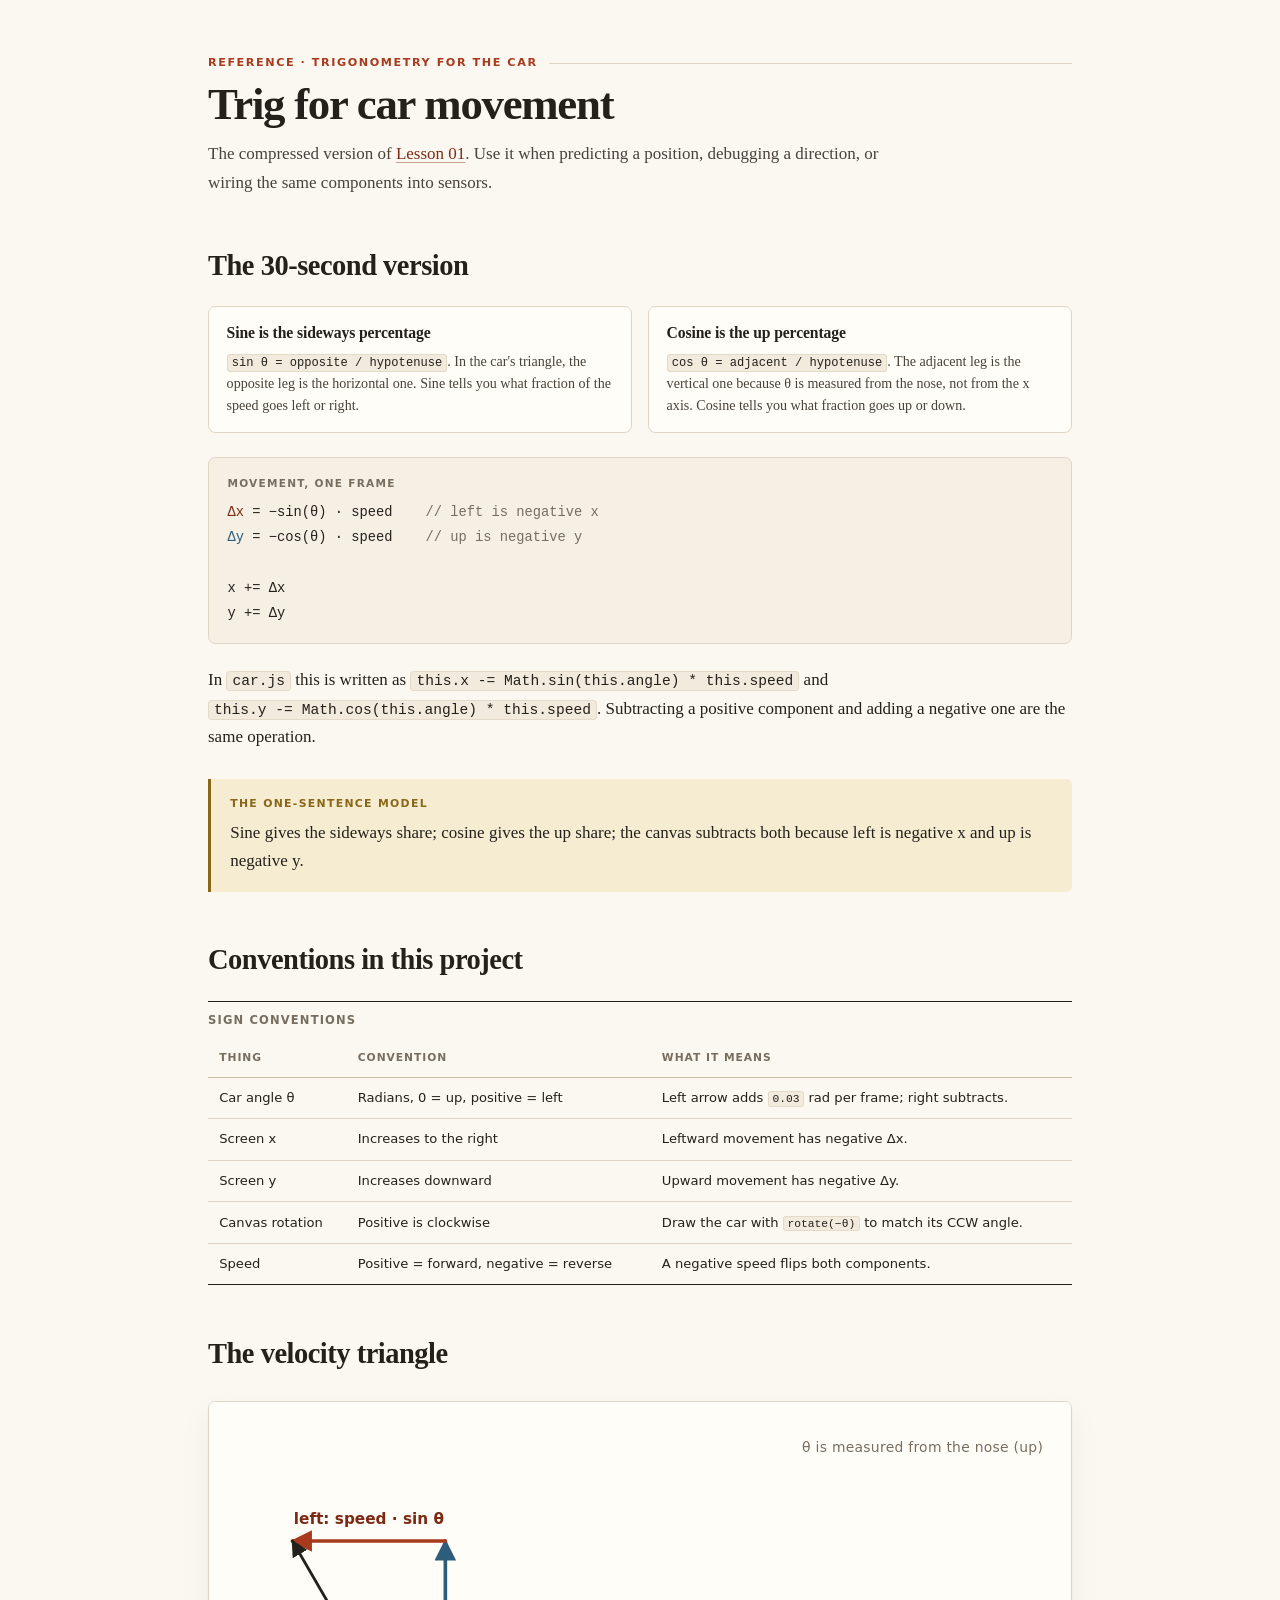
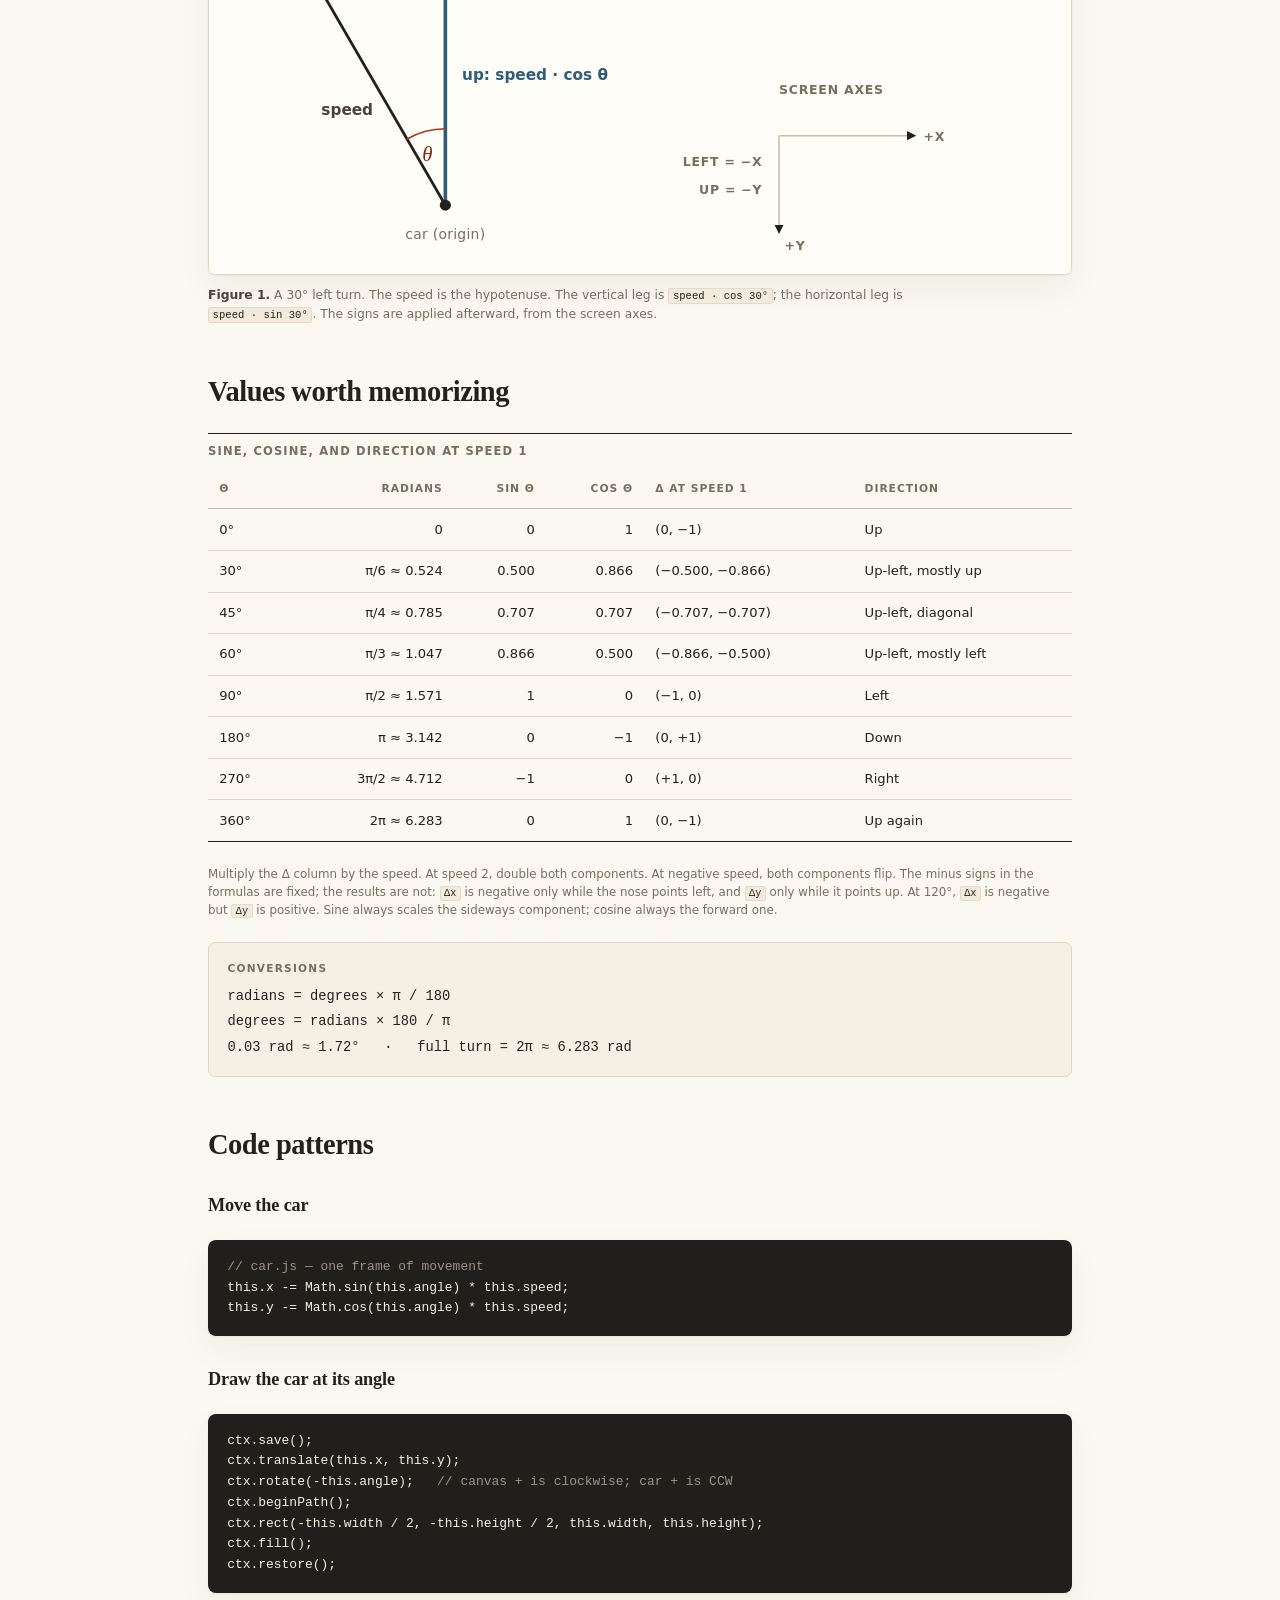
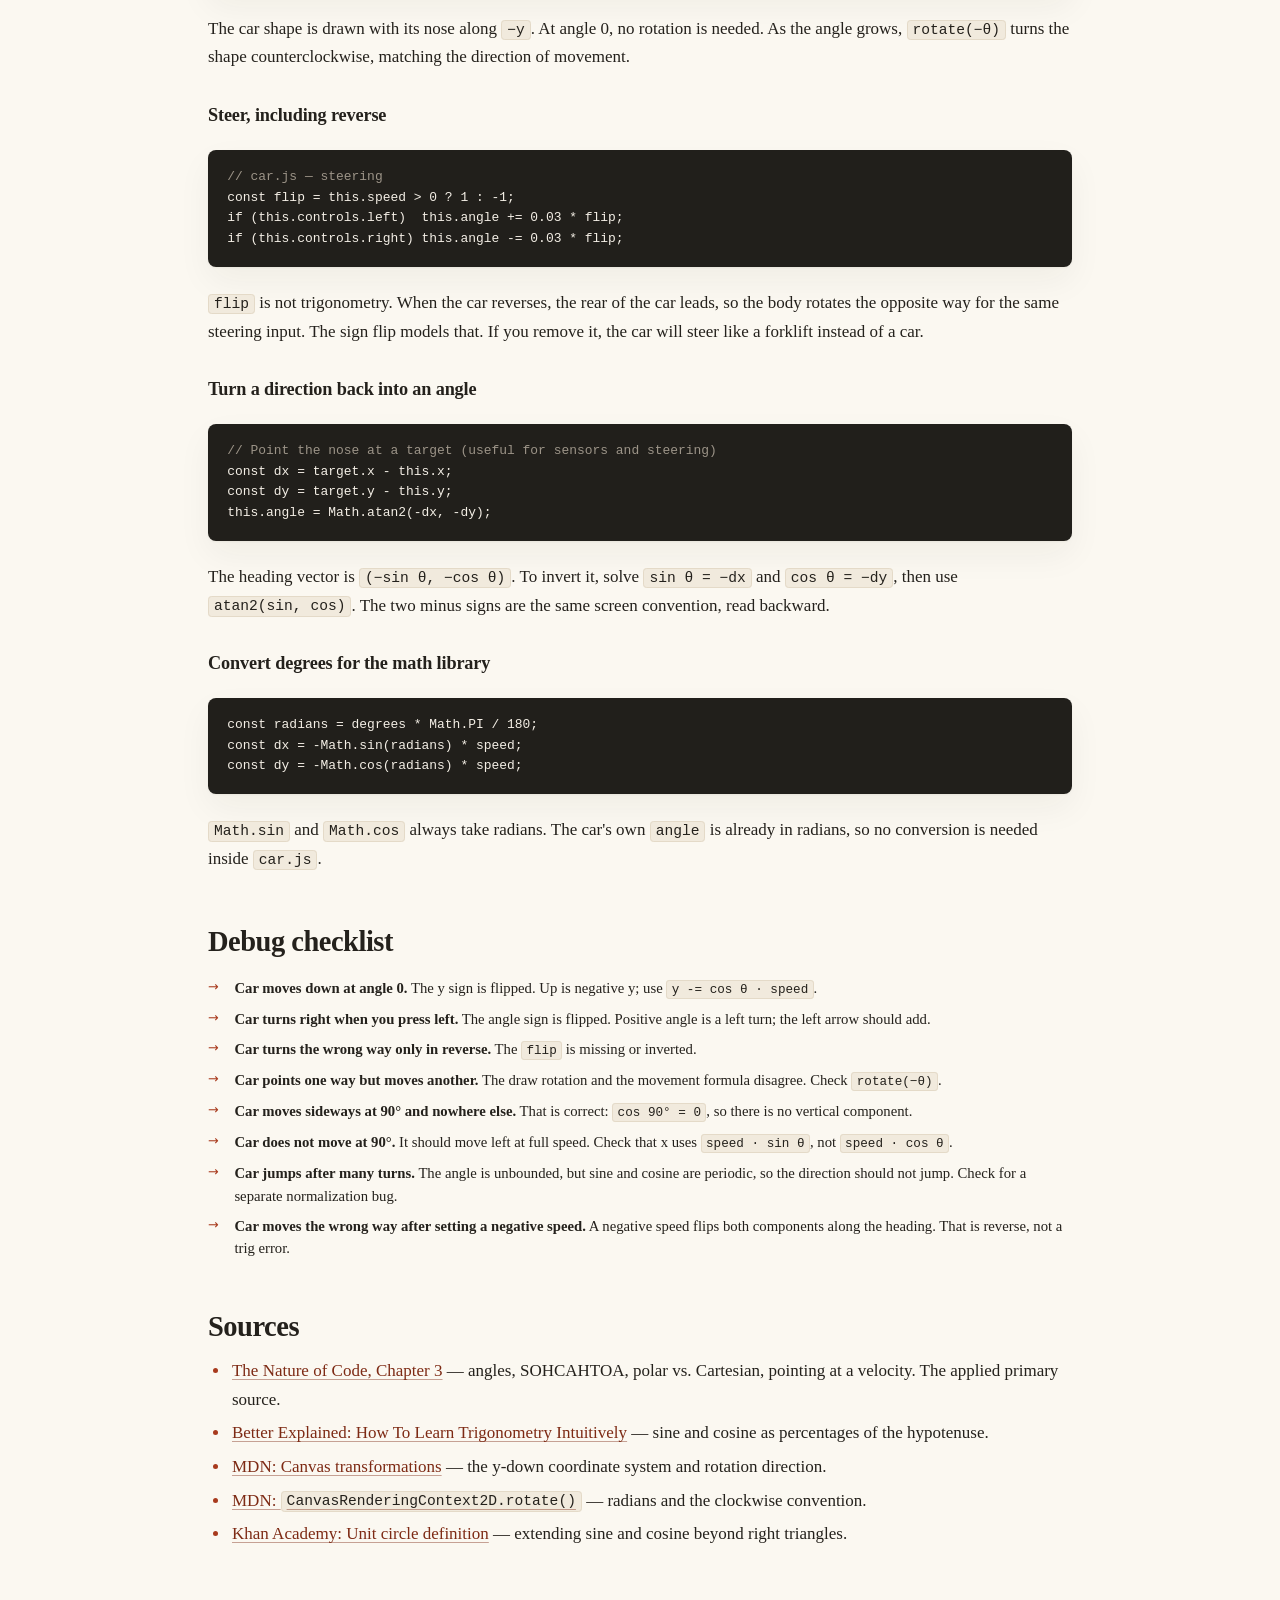
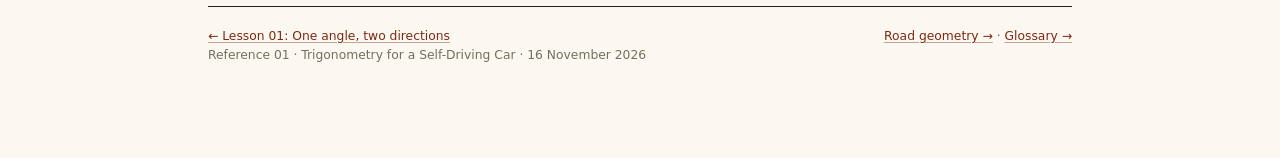
<file: reference/trig-for-car-movement.html>
<!DOCTYPE html>
<html lang="en">
<head>
  <meta charset="UTF-8">
  <meta name="viewport" content="width=device-width, initial-scale=1.0">
  <title>Reference — Trig for car movement</title>
  <meta name="description" content="Printable cheat sheet for the trigonometry behind the car's movement, steering, and canvas rotation.">
  <link rel="stylesheet" href="../assets/lesson.css">
</head>
<body>
  <article class="reference">
    <header class="ref-header">
      <p class="kicker">Reference · Trigonometry for the car</p>
      <h1>Trig for car movement</h1>
      <p class="ref-lede">The compressed version of <a href="../lessons/0001-angle-to-motion.html">Lesson 01</a>. Use it when predicting a position, debugging a direction, or wiring the same components into sensors.</p>
    </header>

    <section aria-labelledby="ref-30-seconds">
      <h2 id="ref-30-seconds">The 30-second version</h2>

      <div class="ref-grid">
        <div class="ref-card">
          <h3>Sine is the sideways percentage</h3>
          <p><code>sin θ = opposite / hypotenuse</code>. In the car's triangle, the opposite leg is the horizontal one. Sine tells you what fraction of the speed goes left or right.</p>
        </div>
        <div class="ref-card">
          <h3>Cosine is the up percentage</h3>
          <p><code>cos θ = adjacent / hypotenuse</code>. The adjacent leg is the vertical one because θ is measured from the nose, not from the x axis. Cosine tells you what fraction goes up or down.</p>
        </div>
      </div>

      <div class="formula-block">
        <span class="formula-label">Movement, one frame</span>
        <em>Δx</em> = −sin(θ) · speed &nbsp;&nbsp; <span style="color: var(--muted);">// left is negative x</span><br>
        <span class="y">Δy</span> = −cos(θ) · speed &nbsp;&nbsp; <span style="color: var(--muted);">// up is negative y</span><br><br>
        x += Δx<br>
        y += Δy
      </div>

      <p>In <code>car.js</code> this is written as <code>this.x -= Math.sin(this.angle) * this.speed</code> and <code>this.y -= Math.cos(this.angle) * this.speed</code>. Subtracting a positive component and adding a negative one are the same operation.</p>

      <aside class="callout callout--gold">
        <p class="callout-title">The one-sentence model</p>
        <p>Sine gives the sideways share; cosine gives the up share; the canvas subtracts both because left is negative x and up is negative y.</p>
      </aside>
    </section>

    <section aria-labelledby="ref-conventions">
      <h2 id="ref-conventions">Conventions in this project</h2>

      <div class="table-wrap">
        <table>
          <caption>Sign conventions</caption>
          <thead>
            <tr>
              <th scope="col">Thing</th>
              <th scope="col">Convention</th>
              <th scope="col">What it means</th>
            </tr>
          </thead>
          <tbody>
            <tr>
              <td>Car angle θ</td>
              <td>Radians, 0 = up, positive = left</td>
              <td>Left arrow adds <code>0.03</code> rad per frame; right subtracts.</td>
            </tr>
            <tr>
              <td>Screen x</td>
              <td>Increases to the right</td>
              <td>Leftward movement has negative Δx.</td>
            </tr>
            <tr>
              <td>Screen y</td>
              <td>Increases downward</td>
              <td>Upward movement has negative Δy.</td>
            </tr>
            <tr>
              <td>Canvas rotation</td>
              <td>Positive is clockwise</td>
              <td>Draw the car with <code>rotate(−θ)</code> to match its CCW angle.</td>
            </tr>
            <tr>
              <td>Speed</td>
              <td>Positive = forward, negative = reverse</td>
              <td>A negative speed flips both components.</td>
            </tr>
          </tbody>
        </table>
      </div>
    </section>

    <section aria-labelledby="ref-triangle">
      <h2 id="ref-triangle">The velocity triangle</h2>

      <figure>
        <svg class="diagram" viewBox="0 0 620 340" role="img" aria-labelledby="ref-triangle-title ref-triangle-desc">
          <title id="ref-triangle-title">Velocity components for a 30 degree left turn</title>
          <desc id="ref-triangle-desc">A right triangle with speed as the hypotenuse, an up leg equal to speed times cosine theta, and a left leg equal to speed times sine theta.</desc>
          <defs>
            <marker id="ref-arrow-ink" viewBox="0 0 10 10" refX="9" refY="5" markerWidth="6" markerHeight="6" orient="auto">
              <path d="M 0 0 L 10 5 L 0 10 z" fill="var(--ink)"></path>
            </marker>
            <marker id="ref-arrow-x" viewBox="0 0 10 10" refX="9" refY="5" markerWidth="6" markerHeight="6" orient="auto">
              <path d="M 0 0 L 10 5 L 0 10 z" fill="var(--accent)"></path>
            </marker>
            <marker id="ref-arrow-y" viewBox="0 0 10 10" refX="9" refY="5" markerWidth="6" markerHeight="6" orient="auto">
              <path d="M 0 0 L 10 5 L 0 10 z" fill="var(--blue)"></path>
            </marker>
          </defs>

          <rect width="620" height="340" fill="var(--paper-raised)"></rect>

          <text x="600" y="36" class="diagram-label" text-anchor="end">θ is measured from the nose (up)</text>

          <line x1="170" y1="290" x2="170" y2="100" class="leg-y" marker-end="url(#ref-arrow-y)"></line>
          <line x1="170" y1="100" x2="60" y2="100" class="leg-x" marker-end="url(#ref-arrow-x)"></line>
          <line x1="170" y1="290" x2="60" y2="100" class="heading-line" marker-end="url(#ref-arrow-ink)"></line>

          <path d="M 170 235 A 55 55 0 0 0 142.5 242.4" class="angle-arc"></path>
          <text x="157" y="258" class="angle-label" text-anchor="middle">θ</text>

          <text x="182" y="200" class="comp-label comp-label--y">up: speed · cos θ</text>
          <text x="115" y="88" class="comp-label comp-label--x" text-anchor="middle">left: speed · sin θ</text>
          <text x="118" y="225" class="speed-label" text-anchor="end">speed</text>

          <circle cx="170" cy="290" r="4" class="origin-dot"></circle>
          <text x="170" y="314" class="diagram-label" text-anchor="middle">car (origin)</text>

          <g aria-hidden="true">
            <text x="410" y="210" class="axis-label">Screen axes</text>
            <line x1="410" y1="240" x2="508" y2="240" class="axis-line" marker-end="url(#ref-arrow-ink)"></line>
            <line x1="410" y1="240" x2="410" y2="310" class="axis-line" marker-end="url(#ref-arrow-ink)"></line>
            <text x="514" y="244" class="axis-label">+x</text>
            <text x="414" y="322" class="axis-label">+y</text>
            <text x="398" y="262" class="axis-label" text-anchor="end">left = −x</text>
            <text x="398" y="282" class="axis-label" text-anchor="end">up = −y</text>
          </g>
        </svg>
        <figcaption><strong>Figure 1.</strong> A 30° left turn. The speed is the hypotenuse. The vertical leg is <code>speed · cos 30°</code>; the horizontal leg is <code>speed · sin 30°</code>. The signs are applied afterward, from the screen axes.</figcaption>
      </figure>
    </section>

    <section aria-labelledby="ref-values">
      <h2 id="ref-values">Values worth memorizing</h2>

      <div class="table-wrap">
        <table>
          <caption>Sine, cosine, and direction at speed 1</caption>
          <thead>
            <tr>
              <th scope="col">θ</th>
              <th scope="col" class="num">Radians</th>
              <th scope="col" class="num">sin θ</th>
              <th scope="col" class="num">cos θ</th>
              <th scope="col">Δ at speed 1</th>
              <th scope="col">Direction</th>
            </tr>
          </thead>
          <tbody>
            <tr>
              <td>0°</td>
              <td class="num">0</td>
              <td class="num">0</td>
              <td class="num">1</td>
              <td>(0, −1)</td>
              <td>Up</td>
            </tr>
            <tr>
              <td>30°</td>
              <td class="num">π/6 ≈ 0.524</td>
              <td class="num">0.500</td>
              <td class="num">0.866</td>
              <td>(−0.500, −0.866)</td>
              <td>Up-left, mostly up</td>
            </tr>
            <tr>
              <td>45°</td>
              <td class="num">π/4 ≈ 0.785</td>
              <td class="num">0.707</td>
              <td class="num">0.707</td>
              <td>(−0.707, −0.707)</td>
              <td>Up-left, diagonal</td>
            </tr>
            <tr>
              <td>60°</td>
              <td class="num">π/3 ≈ 1.047</td>
              <td class="num">0.866</td>
              <td class="num">0.500</td>
              <td>(−0.866, −0.500)</td>
              <td>Up-left, mostly left</td>
            </tr>
            <tr>
              <td>90°</td>
              <td class="num">π/2 ≈ 1.571</td>
              <td class="num">1</td>
              <td class="num">0</td>
              <td>(−1, 0)</td>
              <td>Left</td>
            </tr>
            <tr>
              <td>180°</td>
              <td class="num">π ≈ 3.142</td>
              <td class="num">0</td>
              <td class="num">−1</td>
              <td>(0, +1)</td>
              <td>Down</td>
            </tr>
            <tr>
              <td>270°</td>
              <td class="num">3π/2 ≈ 4.712</td>
              <td class="num">−1</td>
              <td class="num">0</td>
              <td>(+1, 0)</td>
              <td>Right</td>
            </tr>
            <tr>
              <td>360°</td>
              <td class="num">2π ≈ 6.283</td>
              <td class="num">0</td>
              <td class="num">1</td>
              <td>(0, −1)</td>
              <td>Up again</td>
            </tr>
          </tbody>
        </table>
      </div>
      <p class="table-note">Multiply the Δ column by the speed. At speed 2, double both components. At negative speed, both components flip. The minus signs in the formulas are fixed; the results are not: <code>Δx</code> is negative only while the nose points left, and <code>Δy</code> only while it points up. At 120°, <code>Δx</code> is negative but <code>Δy</code> is positive. Sine always scales the sideways component; cosine always the forward one.</p>

      <div class="formula-block">
        <span class="formula-label">Conversions</span>
        radians = degrees × π / 180<br>
        degrees = radians × 180 / π<br>
        0.03 rad ≈ 1.72° &nbsp;&nbsp;·&nbsp;&nbsp; full turn = 2π ≈ 6.283 rad
      </div>
    </section>

    <section aria-labelledby="ref-code">
      <h2 id="ref-code">Code patterns</h2>

      <h3>Move the car</h3>
      <pre><code><span class="comment">// car.js — one frame of movement</span>
this.x -= Math.sin(this.angle) * this.speed;
this.y -= Math.cos(this.angle) * this.speed;</code></pre>

      <h3 id="canvas-rotation">Draw the car at its angle</h3>
      <pre><code>ctx.save();
ctx.translate(this.x, this.y);
ctx.rotate(-this.angle);   <span class="comment">// canvas + is clockwise; car + is CCW</span>
ctx.beginPath();
ctx.rect(-this.width / 2, -this.height / 2, this.width, this.height);
ctx.fill();
ctx.restore();</code></pre>
      <p>The car shape is drawn with its nose along <code>−y</code>. At angle 0, no rotation is needed. As the angle grows, <code>rotate(−θ)</code> turns the shape counterclockwise, matching the direction of movement.</p>

      <h3 id="reverse-steering">Steer, including reverse</h3>
      <pre><code><span class="comment">// car.js — steering</span>
const flip = this.speed &gt; 0 ? 1 : -1;
if (this.controls.left)  this.angle += 0.03 * flip;
if (this.controls.right) this.angle -= 0.03 * flip;</code></pre>
      <p><code>flip</code> is not trigonometry. When the car reverses, the rear of the car leads, so the body rotates the opposite way for the same steering input. The sign flip models that. If you remove it, the car will steer like a forklift instead of a car.</p>

      <h3 id="point-at-target">Turn a direction back into an angle</h3>
      <pre><code><span class="comment">// Point the nose at a target (useful for sensors and steering)</span>
const dx = target.x - this.x;
const dy = target.y - this.y;
this.angle = Math.atan2(-dx, -dy);</code></pre>
      <p>The heading vector is <code>(−sin θ, −cos θ)</code>. To invert it, solve <code>sin θ = −dx</code> and <code>cos θ = −dy</code>, then use <code>atan2(sin, cos)</code>. The two minus signs are the same screen convention, read backward.</p>

      <h3>Convert degrees for the math library</h3>
      <pre><code>const radians = degrees * Math.PI / 180;
const dx = -Math.sin(radians) * speed;
const dy = -Math.cos(radians) * speed;</code></pre>
      <p><code>Math.sin</code> and <code>Math.cos</code> always take radians. The car's own <code>angle</code> is already in radians, so no conversion is needed inside <code>car.js</code>.</p>
    </section>

    <section aria-labelledby="ref-debug">
      <h2 id="ref-debug">Debug checklist</h2>

      <ul class="checklist">
        <li><strong>Car moves down at angle 0.</strong> The y sign is flipped. Up is negative y; use <code>y -= cos θ · speed</code>.</li>
        <li><strong>Car turns right when you press left.</strong> The angle sign is flipped. Positive angle is a left turn; the left arrow should add.</li>
        <li><strong>Car turns the wrong way only in reverse.</strong> The <code>flip</code> is missing or inverted.</li>
        <li><strong>Car points one way but moves another.</strong> The draw rotation and the movement formula disagree. Check <code>rotate(−θ)</code>.</li>
        <li><strong>Car moves sideways at 90° and nowhere else.</strong> That is correct: <code>cos 90° = 0</code>, so there is no vertical component.</li>
        <li><strong>Car does not move at 90°.</strong> It should move left at full speed. Check that x uses <code>speed · sin θ</code>, not <code>speed · cos θ</code>.</li>
        <li><strong>Car jumps after many turns.</strong> The angle is unbounded, but sine and cosine are periodic, so the direction should not jump. Check for a separate normalization bug.</li>
        <li><strong>Car moves the wrong way after setting a negative speed.</strong> A negative speed flips both components along the heading. That is reverse, not a trig error.</li>
      </ul>
    </section>

    <section aria-labelledby="ref-sources">
      <h2 id="ref-sources">Sources</h2>
      <ul>
        <li><a href="https://natureofcode.com/oscillation/" target="_blank" rel="noreferrer">The Nature of Code, Chapter 3</a> — angles, SOHCAHTOA, polar vs. Cartesian, pointing at a velocity. The applied primary source.</li>
        <li><a href="https://betterexplained.com/articles/intuitive-trigonometry/" target="_blank" rel="noreferrer">Better Explained: How To Learn Trigonometry Intuitively</a> — sine and cosine as percentages of the hypotenuse.</li>
        <li><a href="https://developer.mozilla.org/en-US/docs/Web/API/Canvas_API/Tutorial/Transformations" target="_blank" rel="noreferrer">MDN: Canvas transformations</a> — the y-down coordinate system and rotation direction.</li>
        <li><a href="https://developer.mozilla.org/en-US/docs/Web/API/CanvasRenderingContext2D/rotate" target="_blank" rel="noreferrer">MDN: <code>CanvasRenderingContext2D.rotate()</code></a> — radians and the clockwise convention.</li>
        <li><a href="https://www.khanacademy.org/math/trigonometry/unit-circle-trig-func/unit-circle-definition-of-trig-functions/v/unit-circle-definition-of-trig-functions-1" target="_blank" rel="noreferrer">Khan Academy: Unit circle definition</a> — extending sine and cosine beyond right triangles.</li>
      </ul>
    </section>

    <footer class="lesson-footer">
      <nav class="footer-nav" aria-label="Reference navigation">
        <span><a href="../lessons/0001-angle-to-motion.html">← Lesson 01: One angle, two directions</a></span>
        <span><a href="road-geometry.html">Road geometry →</a> · <a href="trig-glossary.html">Glossary →</a></span>
      </nav>
      <p>Reference 01 · Trigonometry for a Self-Driving Car · 16 November 2026</p>
    </footer>
  </article>
</body>
</html>
</file>
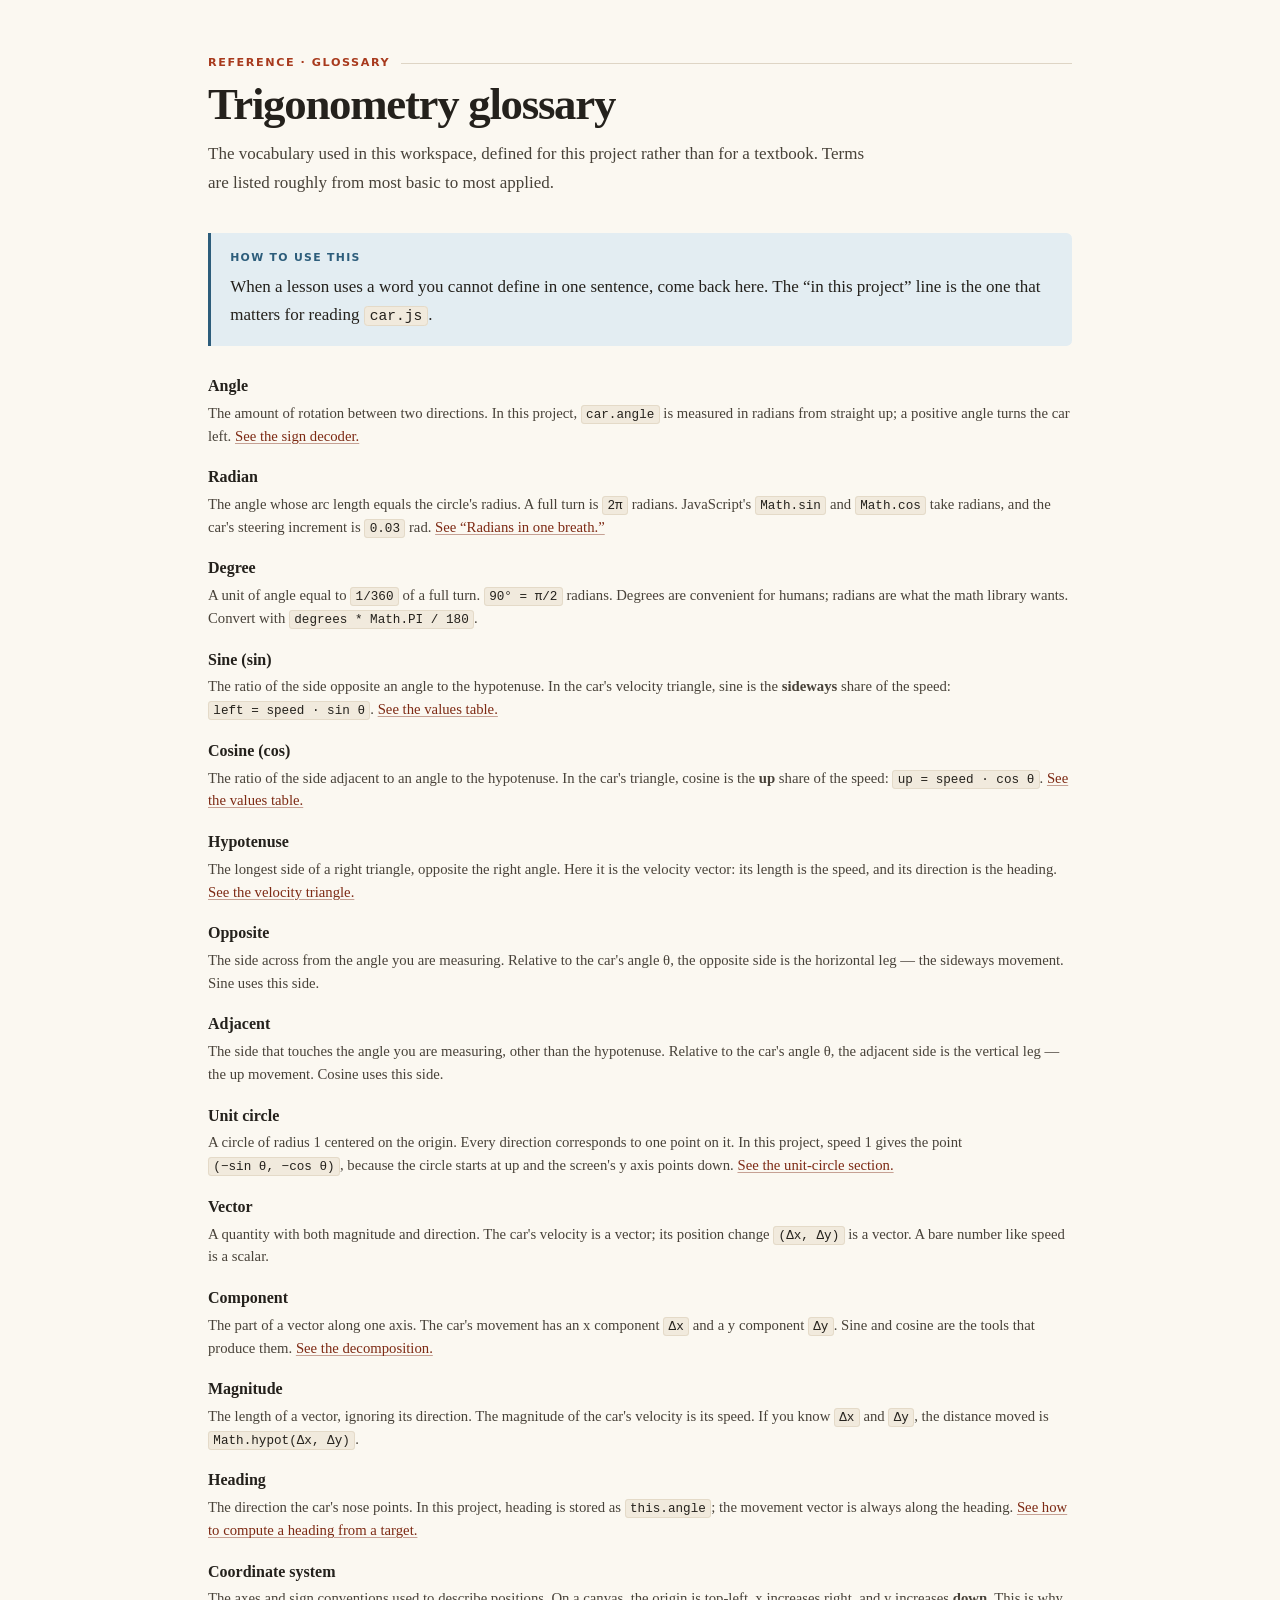
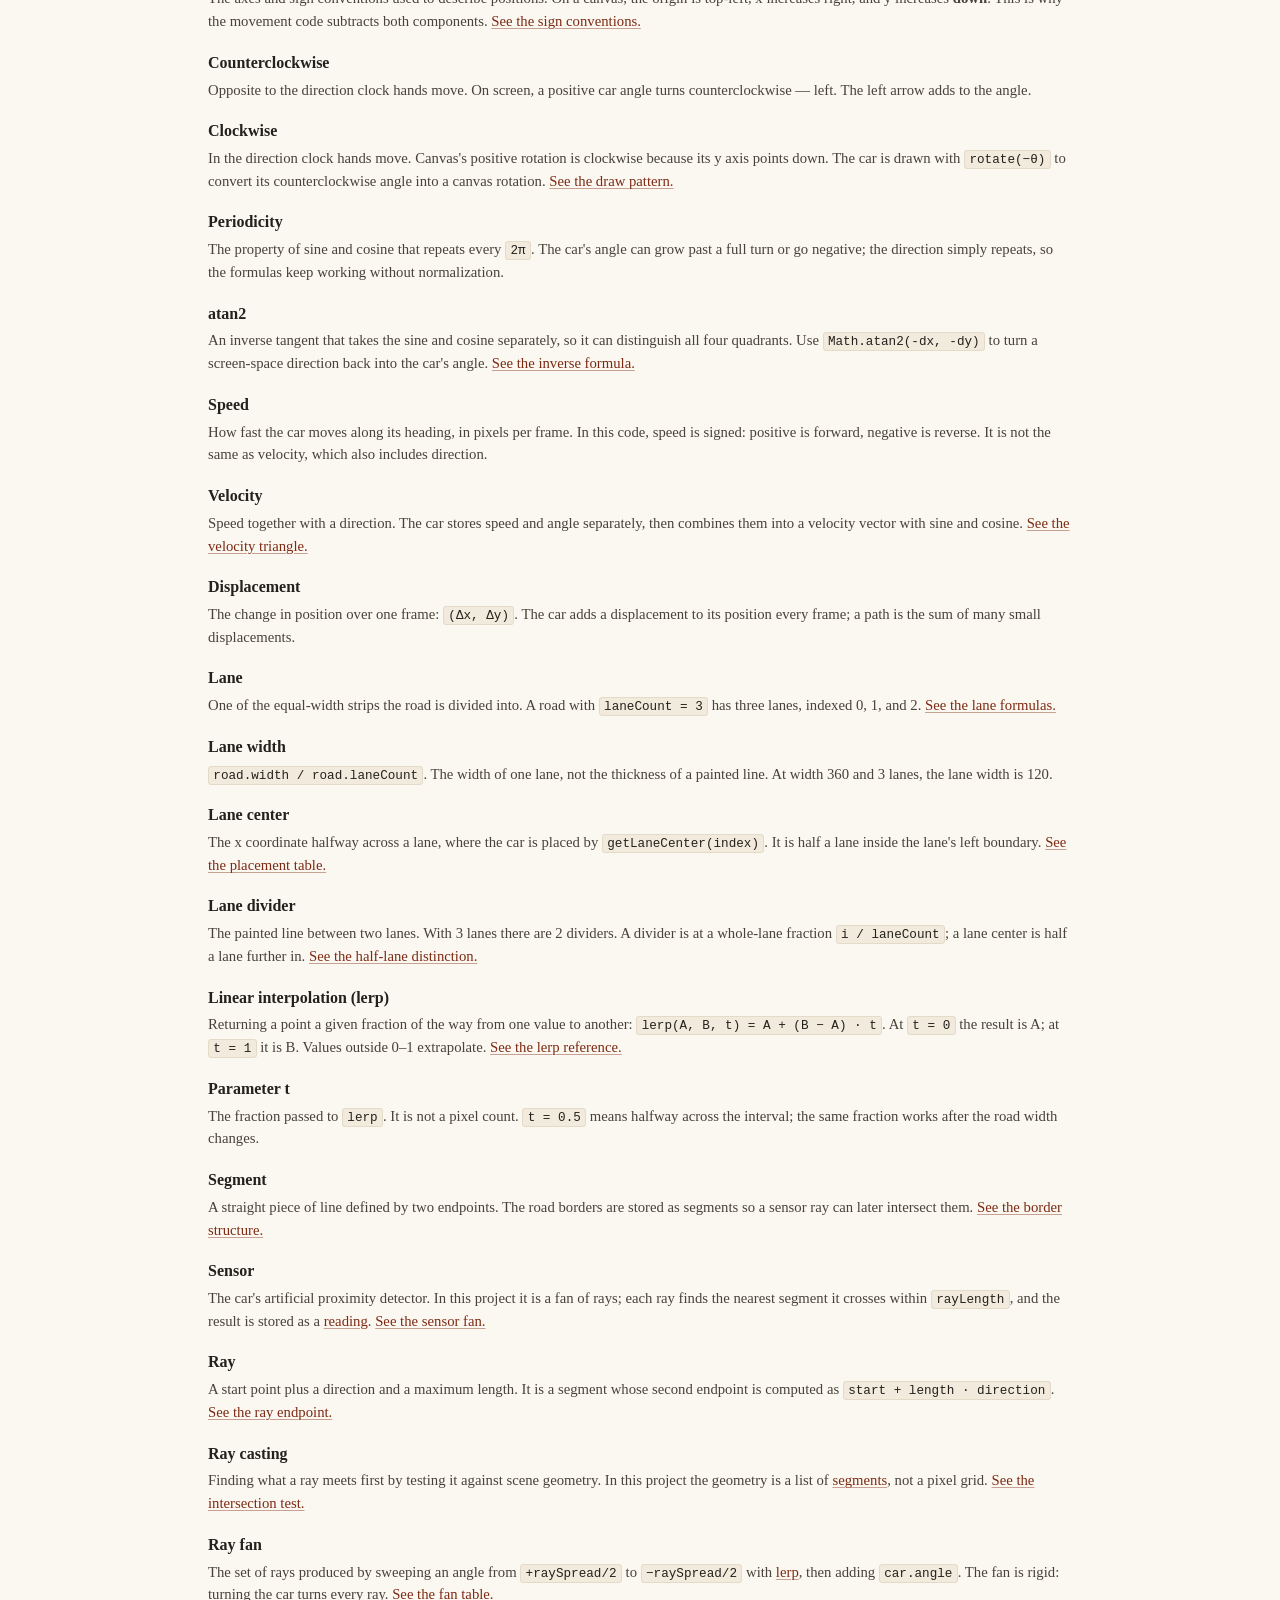
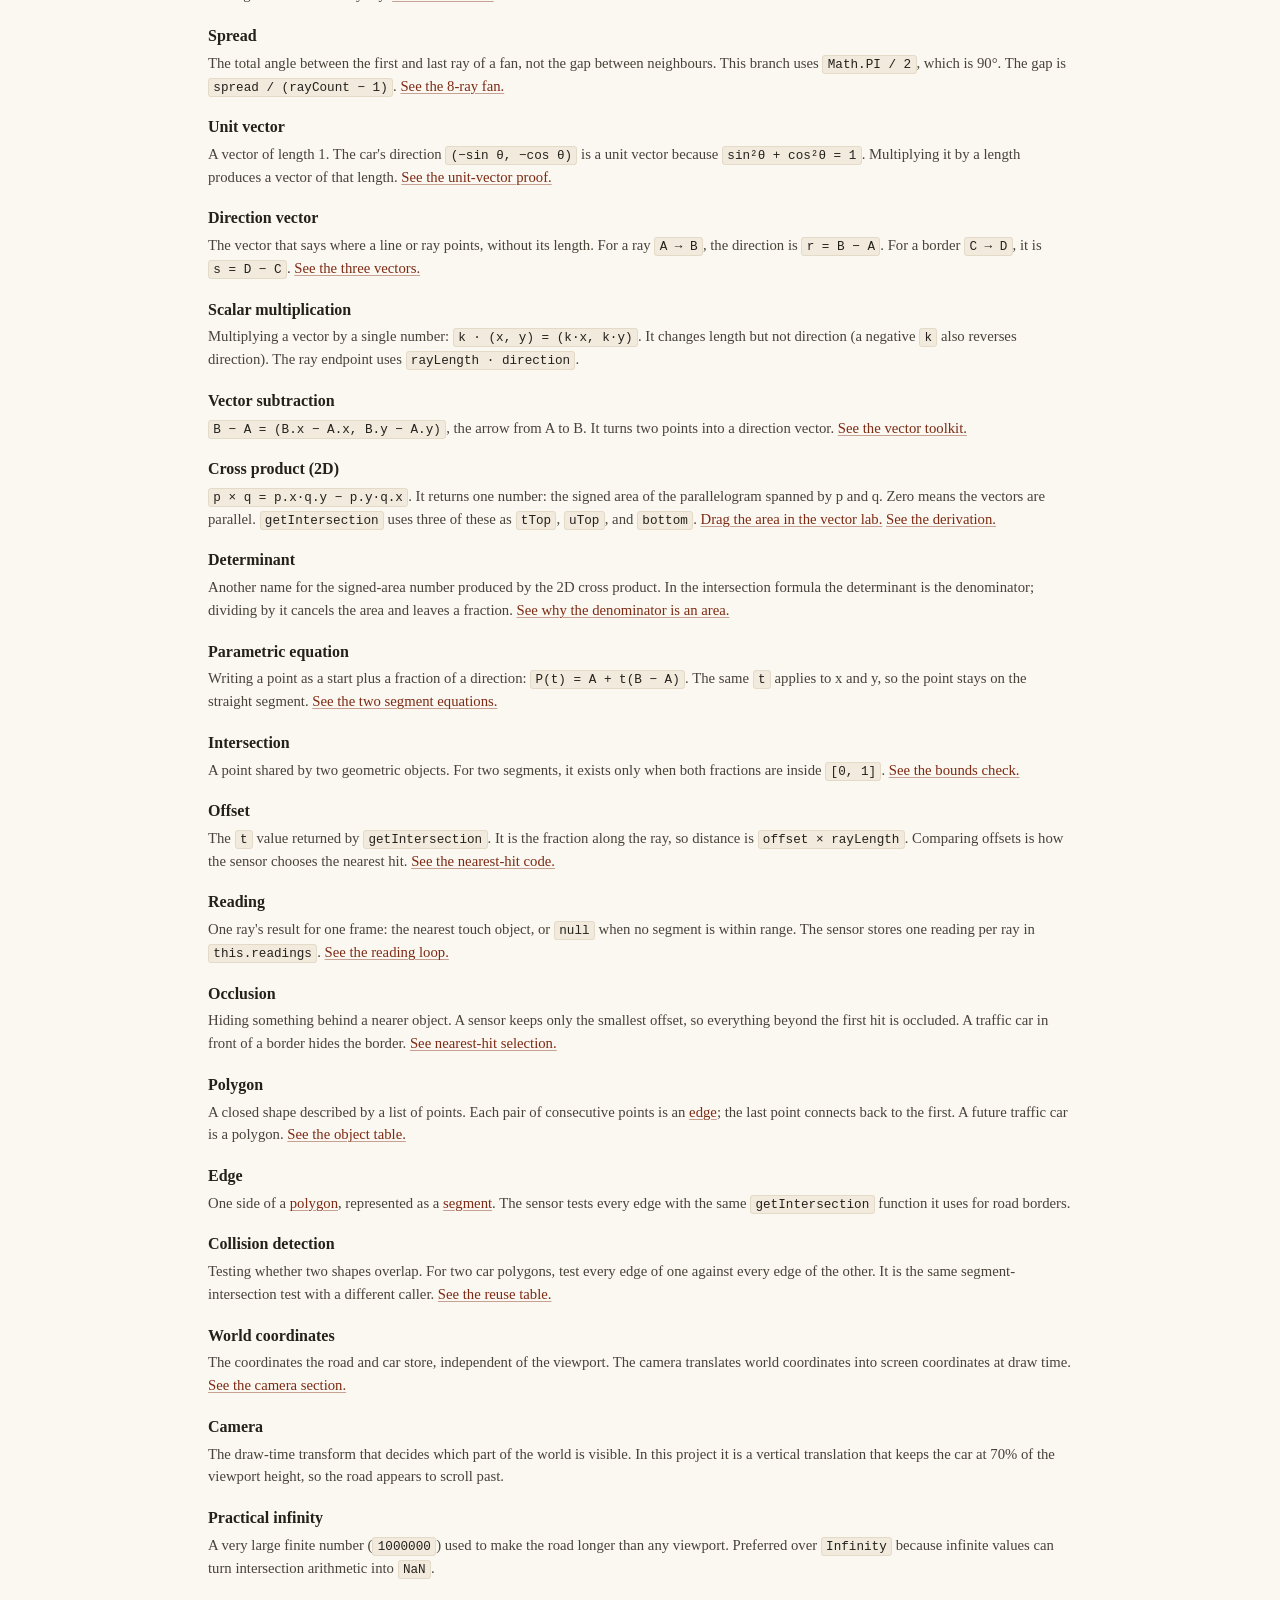
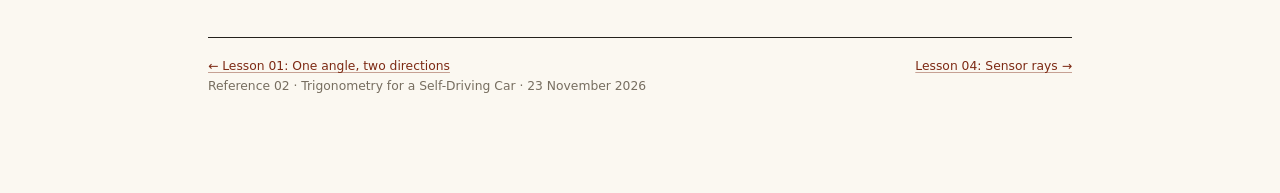
<file: reference/trig-glossary.html>
<!DOCTYPE html>
<html lang="en">
<head>
  <meta charset="UTF-8">
  <meta name="viewport" content="width=device-width, initial-scale=1.0">
  <title>Reference — Trigonometry glossary</title>
  <meta name="description" content="Plain-language glossary of the trigonometry and coordinate terms used in the self-driving car project.">
  <link rel="stylesheet" href="../assets/lesson.css">
</head>
<body>
  <article class="reference">
    <header class="ref-header">
      <p class="kicker">Reference · Glossary</p>
      <h1>Trigonometry glossary</h1>
      <p class="ref-lede">The vocabulary used in this workspace, defined for this project rather than for a textbook. Terms are listed roughly from most basic to most applied.</p>
    </header>

    <aside class="callout callout--note">
      <p class="callout-title">How to use this</p>
      <p>When a lesson uses a word you cannot define in one sentence, come back here. The “in this project” line is the one that matters for reading <code>car.js</code>.</p>
    </aside>

    <dl class="glossary">
      <dt id="angle">Angle</dt>
      <dd>The amount of rotation between two directions. In this project, <code>car.angle</code> is measured in radians from straight up; a positive angle turns the car left. <a href="../lessons/0001-angle-to-motion.html#section-screen">See the sign decoder.</a></dd>

      <dt id="radian">Radian</dt>
      <dd>The angle whose arc length equals the circle's radius. A full turn is <code>2π</code> radians. JavaScript's <code>Math.sin</code> and <code>Math.cos</code> take radians, and the car's steering increment is <code>0.03</code> rad. <a href="../lessons/0001-angle-to-motion.html#section-unit-circle">See “Radians in one breath.”</a></dd>

      <dt id="degree">Degree</dt>
      <dd>A unit of angle equal to <code>1/360</code> of a full turn. <code>90° = π/2</code> radians. Degrees are convenient for humans; radians are what the math library wants. Convert with <code>degrees * Math.PI / 180</code>.</dd>

      <dt id="sine">Sine (sin)</dt>
      <dd>The ratio of the side opposite an angle to the hypotenuse. In the car's velocity triangle, sine is the <strong>sideways</strong> share of the speed: <code>left = speed · sin θ</code>. <a href="../reference/trig-for-car-movement.html#ref-values">See the values table.</a></dd>

      <dt id="cosine">Cosine (cos)</dt>
      <dd>The ratio of the side adjacent to an angle to the hypotenuse. In the car's triangle, cosine is the <strong>up</strong> share of the speed: <code>up = speed · cos θ</code>. <a href="../reference/trig-for-car-movement.html#ref-values">See the values table.</a></dd>

      <dt id="hypotenuse">Hypotenuse</dt>
      <dd>The longest side of a right triangle, opposite the right angle. Here it is the velocity vector: its length is the speed, and its direction is the heading. <a href="../lessons/0001-angle-to-motion.html#section-triangle">See the velocity triangle.</a></dd>

      <dt id="opposite">Opposite</dt>
      <dd>The side across from the angle you are measuring. Relative to the car's angle θ, the opposite side is the horizontal leg — the sideways movement. Sine uses this side.</dd>

      <dt id="adjacent">Adjacent</dt>
      <dd>The side that touches the angle you are measuring, other than the hypotenuse. Relative to the car's angle θ, the adjacent side is the vertical leg — the up movement. Cosine uses this side.</dd>

      <dt id="unit-circle">Unit circle</dt>
      <dd>A circle of radius 1 centered on the origin. Every direction corresponds to one point on it. In this project, speed 1 gives the point <code>(−sin θ, −cos θ)</code>, because the circle starts at up and the screen's y axis points down. <a href="../lessons/0001-angle-to-motion.html#section-unit-circle">See the unit-circle section.</a></dd>

      <dt id="vector">Vector</dt>
      <dd>A quantity with both magnitude and direction. The car's velocity is a vector; its position change <code>(Δx, Δy)</code> is a vector. A bare number like speed is a scalar.</dd>

      <dt id="component">Component</dt>
      <dd>The part of a vector along one axis. The car's movement has an x component <code>Δx</code> and a y component <code>Δy</code>. Sine and cosine are the tools that produce them. <a href="../lessons/0001-angle-to-motion.html#section-triangle">See the decomposition.</a></dd>

      <dt id="magnitude">Magnitude</dt>
      <dd>The length of a vector, ignoring its direction. The magnitude of the car's velocity is its speed. If you know <code>Δx</code> and <code>Δy</code>, the distance moved is <code>Math.hypot(Δx, Δy)</code>.</dd>

      <dt id="heading">Heading</dt>
      <dd>The direction the car's nose points. In this project, heading is stored as <code>this.angle</code>; the movement vector is always along the heading. <a href="../reference/trig-for-car-movement.html#point-at-target">See how to compute a heading from a target.</a></dd>

      <dt id="coordinate-system">Coordinate system</dt>
      <dd>The axes and sign conventions used to describe positions. On a canvas, the origin is top-left, x increases right, and y increases <strong>down</strong>. This is why the movement code subtracts both components. <a href="../reference/trig-for-car-movement.html#ref-conventions">See the sign conventions.</a></dd>

      <dt id="counterclockwise">Counterclockwise</dt>
      <dd>Opposite to the direction clock hands move. On screen, a positive car angle turns counterclockwise — left. The left arrow adds to the angle.</dd>

      <dt id="clockwise">Clockwise</dt>
      <dd>In the direction clock hands move. Canvas's positive rotation is clockwise because its y axis points down. The car is drawn with <code>rotate(−θ)</code> to convert its counterclockwise angle into a canvas rotation. <a href="../reference/trig-for-car-movement.html#canvas-rotation">See the draw pattern.</a></dd>

      <dt id="periodicity">Periodicity</dt>
      <dd>The property of sine and cosine that repeats every <code>2π</code>. The car's angle can grow past a full turn or go negative; the direction simply repeats, so the formulas keep working without normalization.</dd>

      <dt id="atan2">atan2</dt>
      <dd>An inverse tangent that takes the sine and cosine separately, so it can distinguish all four quadrants. Use <code>Math.atan2(-dx, -dy)</code> to turn a screen-space direction back into the car's angle. <a href="../reference/trig-for-car-movement.html#point-at-target">See the inverse formula.</a></dd>

      <dt id="speed">Speed</dt>
      <dd>How fast the car moves along its heading, in pixels per frame. In this code, speed is signed: positive is forward, negative is reverse. It is not the same as velocity, which also includes direction.</dd>

      <dt id="velocity">Velocity</dt>
      <dd>Speed together with a direction. The car stores speed and angle separately, then combines them into a velocity vector with sine and cosine. <a href="../lessons/0001-angle-to-motion.html#section-triangle">See the velocity triangle.</a></dd>

      <dt id="displacement">Displacement</dt>
      <dd>The change in position over one frame: <code>(Δx, Δy)</code>. The car adds a displacement to its position every frame; a path is the sum of many small displacements.</dd>

      <dt id="lane">Lane</dt>
      <dd>One of the equal-width strips the road is divided into. A road with <code>laneCount = 3</code> has three lanes, indexed 0, 1, and 2. <a href="../lessons/0003-road-geometry.html#section-fractions">See the lane formulas.</a></dd>

      <dt id="lane-width">Lane width</dt>
      <dd><code>road.width / road.laneCount</code>. The width of one lane, not the thickness of a painted line. At width 360 and 3 lanes, the lane width is 120.</dd>

      <dt id="lane-center">Lane center</dt>
      <dd>The x coordinate halfway across a lane, where the car is placed by <code>getLaneCenter(index)</code>. It is half a lane inside the lane's left boundary. <a href="../reference/road-geometry.html#ref-lanes">See the placement table.</a></dd>

      <dt id="lane-divider">Lane divider</dt>
      <dd>The painted line between two lanes. With 3 lanes there are 2 dividers. A divider is at a whole-lane fraction <code>i / laneCount</code>; a lane center is half a lane further in. <a href="../lessons/0003-road-geometry.html#section-fractions">See the half-lane distinction.</a></dd>

      <dt id="linear-interpolation">Linear interpolation (lerp)</dt>
      <dd>Returning a point a given fraction of the way from one value to another: <code>lerp(A, B, t) = A + (B − A) · t</code>. At <code>t = 0</code> the result is A; at <code>t = 1</code> it is B. Values outside 0–1 extrapolate. <a href="../reference/road-geometry.html#ref-lerp">See the lerp reference.</a></dd>

      <dt id="parameter-t">Parameter t</dt>
      <dd>The fraction passed to <code>lerp</code>. It is not a pixel count. <code>t = 0.5</code> means halfway across the interval; the same fraction works after the road width changes.</dd>

      <dt id="segment">Segment</dt>
      <dd>A straight piece of line defined by two endpoints. The road borders are stored as segments so a sensor ray can later intersect them. <a href="../reference/road-geometry.html#ref-borders">See the border structure.</a></dd>

      <dt id="sensor">Sensor</dt>
      <dd>The car's artificial proximity detector. In this project it is a fan of rays; each ray finds the nearest segment it crosses within <code>rayLength</code>, and the result is stored as a <a href="#reading">reading</a>. <a href="../lessons/0004-ray-casting-and-intersection.html#section-fan">See the sensor fan.</a></dd>

      <dt id="ray">Ray</dt>
      <dd>A start point plus a direction and a maximum length. It is a segment whose second endpoint is computed as <code>start + length · direction</code>. <a href="../lessons/0004-ray-casting-and-intersection.html#section-ray">See the ray endpoint.</a></dd>

      <dt id="ray-casting">Ray casting</dt>
      <dd>Finding what a ray meets first by testing it against scene geometry. In this project the geometry is a list of <a href="#segment">segments</a>, not a pixel grid. <a href="../reference/ray-intersection.html#ref-intersection">See the intersection test.</a></dd>

      <dt id="ray-fan">Ray fan</dt>
      <dd>The set of rays produced by sweeping an angle from <code>+raySpread/2</code> to <code>−raySpread/2</code> with <a href="#linear-interpolation">lerp</a>, then adding <code>car.angle</code>. The fan is rigid: turning the car turns every ray. <a href="../lessons/0004-ray-casting-and-intersection.html#section-fan">See the fan table.</a></dd>

      <dt id="spread">Spread</dt>
      <dd>The total angle between the first and last ray of a fan, not the gap between neighbours. This branch uses <code>Math.PI / 2</code>, which is 90°. The gap is <code>spread / (rayCount − 1)</code>. <a href="../lessons/0004-ray-casting-and-intersection.html#section-fan">See the 8-ray fan.</a></dd>

      <dt id="unit-vector">Unit vector</dt>
      <dd>A vector of length 1. The car's direction <code>(−sin θ, −cos θ)</code> is a unit vector because <code>sin²θ + cos²θ = 1</code>. Multiplying it by a length produces a vector of that length. <a href="../lessons/0004-ray-casting-and-intersection.html#section-ray">See the unit-vector proof.</a></dd>

      <dt id="direction-vector">Direction vector</dt>
      <dd>The vector that says where a line or ray points, without its length. For a ray <code>A → B</code>, the direction is <code>r = B − A</code>. For a border <code>C → D</code>, it is <code>s = D − C</code>. <a href="../reference/ray-intersection.html#ref-intersection">See the three vectors.</a></dd>

      <dt id="scalar-multiplication">Scalar multiplication</dt>
      <dd>Multiplying a vector by a single number: <code>k · (x, y) = (k·x, k·y)</code>. It changes length but not direction (a negative <code>k</code> also reverses direction). The ray endpoint uses <code>rayLength · direction</code>.</dd>

      <dt id="vector-subtraction">Vector subtraction</dt>
      <dd><code>B − A = (B.x − A.x, B.y − A.y)</code>, the arrow from A to B. It turns two points into a direction vector. <a href="../reference/ray-intersection.html#ref-vector">See the vector toolkit.</a></dd>

      <dt id="cross-product">Cross product (2D)</dt>
      <dd><code>p × q = p.x·q.y − p.y·q.x</code>. It returns one number: the signed area of the parallelogram spanned by p and q. Zero means the vectors are parallel. <code>getIntersection</code> uses three of these as <code>tTop</code>, <code>uTop</code>, and <code>bottom</code>. <a href="../lessons/0004-ray-casting-and-intersection.html#section-ray">Drag the area in the vector lab.</a> <a href="../lessons/0004-ray-casting-and-intersection.html#section-solve">See the derivation.</a></dd>

      <dt id="determinant">Determinant</dt>
      <dd>Another name for the signed-area number produced by the 2D cross product. In the intersection formula the determinant is the denominator; dividing by it cancels the area and leaves a fraction. <a href="../reference/ray-intersection.html#ref-intersection">See why the denominator is an area.</a></dd>

      <dt id="parametric-equation">Parametric equation</dt>
      <dd>Writing a point as a start plus a fraction of a direction: <code>P(t) = A + t(B − A)</code>. The same <code>t</code> applies to x and y, so the point stays on the straight segment. <a href="../lessons/0004-ray-casting-and-intersection.html#section-hit">See the two segment equations.</a></dd>

      <dt id="intersection">Intersection</dt>
      <dd>A point shared by two geometric objects. For two segments, it exists only when both fractions are inside <code>[0, 1]</code>. <a href="../lessons/0004-ray-casting-and-intersection.html#section-solve">See the bounds check.</a></dd>

      <dt id="offset">Offset</dt>
      <dd>The <code>t</code> value returned by <code>getIntersection</code>. It is the fraction along the ray, so distance is <code>offset × rayLength</code>. Comparing offsets is how the sensor chooses the nearest hit. <a href="../lessons/0004-ray-casting-and-intersection.html#section-reading">See the nearest-hit code.</a></dd>

      <dt id="reading">Reading</dt>
      <dd>One ray's result for one frame: the nearest touch object, or <code>null</code> when no segment is within range. The sensor stores one reading per ray in <code>this.readings</code>. <a href="../lessons/0004-ray-casting-and-intersection.html#section-reading">See the reading loop.</a></dd>

      <dt id="occlusion">Occlusion</dt>
      <dd>Hiding something behind a nearer object. A sensor keeps only the smallest offset, so everything beyond the first hit is occluded. A traffic car in front of a border hides the border. <a href="../lessons/0004-ray-casting-and-intersection.html#section-reading">See nearest-hit selection.</a></dd>

      <dt id="polygon">Polygon</dt>
      <dd>A closed shape described by a list of points. Each pair of consecutive points is an <a href="#edge">edge</a>; the last point connects back to the first. A future traffic car is a polygon. <a href="../reference/ray-intersection.html#ref-objects">See the object table.</a></dd>

      <dt id="edge">Edge</dt>
      <dd>One side of a <a href="#polygon">polygon</a>, represented as a <a href="#segment">segment</a>. The sensor tests every edge with the same <code>getIntersection</code> function it uses for road borders.</dd>

      <dt id="collision-detection">Collision detection</dt>
      <dd>Testing whether two shapes overlap. For two car polygons, test every edge of one against every edge of the other. It is the same segment-intersection test with a different caller. <a href="../reference/ray-intersection.html#ref-objects">See the reuse table.</a></dd>

      <dt id="world-coordinates">World coordinates</dt>
      <dd>The coordinates the road and car store, independent of the viewport. The camera translates world coordinates into screen coordinates at draw time. <a href="../lessons/0003-road-geometry.html#section-camera">See the camera section.</a></dd>

      <dt id="camera">Camera</dt>
      <dd>The draw-time transform that decides which part of the world is visible. In this project it is a vertical translation that keeps the car at 70% of the viewport height, so the road appears to scroll past.</dd>

      <dt id="practical-infinity">Practical infinity</dt>
      <dd>A very large finite number (<code>1000000</code>) used to make the road longer than any viewport. Preferred over <code>Infinity</code> because infinite values can turn intersection arithmetic into <code>NaN</code>.</dd>
    </dl>

    <footer class="lesson-footer">
      <nav class="footer-nav" aria-label="Reference navigation">
        <span><a href="../lessons/0001-angle-to-motion.html">← Lesson 01: One angle, two directions</a></span>
        <span><a href="../lessons/0004-ray-casting-and-intersection.html">Lesson 04: Sensor rays →</a></span>
      </nav>
      <p>Reference 02 · Trigonometry for a Self-Driving Car · 23 November 2026</p>
    </footer>
  </article>
</body>
</html>
</file>
<file: style.css>
body {
    margin: 0;
    background: darkgray;
    overflow: hidden;
    text-align: center;
}

#myCanvas {
    background: lightgray;
}
</file>
<file: assets/lesson.css>
/* =========================================================================
   Shared course stylesheet
   Every lesson and reference document links this file.
   Palette: warm paper, ink, rust accent, blue for the vertical component.
   ========================================================================= */

:root {
  --paper: #fbf8f1;
  --paper-raised: #fffdf8;
  --ink: #24211c;
  --ink-soft: #484239;
  --muted: #776e60;
  --rule: #ded5c5;
  --rule-strong: #c8bca7;
  --accent: #a83a1d;
  --accent-ink: #7d2a14;
  --accent-wash: #f4e2d8;
  --blue: #2d5d7b;
  --blue-wash: #e3edf2;
  --green: #3f6b4a;
  --green-wash: #e4efe5;
  --gold: #8a6718;
  --gold-wash: #f5ecd2;
  --serif: "Iowan Old Style", "Palatino Linotype", Palatino, "Book Antiqua", Georgia, serif;
  --sans: -apple-system, BlinkMacSystemFont, "Segoe UI", system-ui, sans-serif;
  --mono: "SFMono-Regular", ui-monospace, "JetBrains Mono", Menlo, Consolas, monospace;
  --measure: 52rem;
  --wide: 64rem;
  --shadow: 0 1px 2px rgba(36, 33, 28, 0.05), 0 14px 34px rgba(36, 33, 28, 0.05);
}

* {
  box-sizing: border-box;
}

html {
  scroll-behavior: smooth;
}

body {
  margin: 0;
  background:
    radial-gradient(1100px 620px at 82% -8%, rgba(168, 58, 29, 0.05), transparent 62%),
    var(--paper);
  color: var(--ink);
  font-family: var(--serif);
  font-size: 1.0625rem;
  line-height: 1.68;
  font-variant-numeric: oldstyle-nums proportional-nums;
  -webkit-font-smoothing: antialiased;
  text-rendering: optimizeLegibility;
  overflow-x: clip;
}

::selection {
  background: var(--accent-wash);
  color: var(--accent-ink);
}

/* ---------- Page frame ---------- */

.lesson,
.reference {
  width: min(100% - 2.5rem, var(--measure));
  margin: 0 auto;
  padding: 3.4rem 0 5rem;
}

.reference {
  width: min(100% - 2.5rem, 54rem);
}

/* ---------- Header ---------- */

.lesson-header,
.ref-header {
  margin-bottom: 2.2rem;
}

.kicker,
.eyebrow {
  margin: 0;
  font-family: var(--sans);
  font-size: 0.7rem;
  font-weight: 700;
  letter-spacing: 0.14em;
  text-transform: uppercase;
  color: var(--accent);
}

.kicker {
  display: flex;
  align-items: center;
  gap: 0.7rem;
}

.kicker::after {
  content: "";
  height: 1px;
  flex: 1;
  background: var(--rule);
}

h1 {
  margin: 0.55rem 0 0.8rem;
  font-size: clamp(2.3rem, 5.4vw, 3.35rem);
  line-height: 1.02;
  font-weight: 600;
  letter-spacing: -0.028em;
}

.dek {
  margin: 0;
  max-width: 38rem;
  font-size: 1.16rem;
  line-height: 1.55;
  color: var(--ink-soft);
}

h2 {
  margin: 3.2rem 0 0.85rem;
  font-size: clamp(1.42rem, 2.6vw, 1.78rem);
  line-height: 1.18;
  font-weight: 600;
  letter-spacing: -0.017em;
}

h3 {
  margin: 2rem 0 0.55rem;
  font-size: 1.14rem;
  line-height: 1.3;
  font-weight: 700;
  letter-spacing: -0.008em;
}

h2 + p,
h3 + p {
  margin-top: 0;
}

.sec-num {
  display: block;
  margin-bottom: 0.28rem;
  font-family: var(--sans);
  font-size: 0.68rem;
  font-weight: 700;
  letter-spacing: 0.16em;
  text-transform: uppercase;
  color: var(--accent);
}

/* ---------- Prose ---------- */

p {
  margin: 0 0 1.05rem;
}

.lede {
  font-size: 1.17rem;
  line-height: 1.6;
}

strong {
  font-weight: 700;
}

em {
  font-style: italic;
}

a {
  color: var(--accent-ink);
  text-decoration: underline;
  text-decoration-thickness: 0.055em;
  text-underline-offset: 0.16em;
  text-decoration-color: rgba(125, 42, 20, 0.42);
  transition: color 120ms ease, text-decoration-color 120ms ease;
}

a:hover {
  color: var(--accent);
  text-decoration-color: var(--accent);
}

ul,
ol {
  margin: 0 0 1.1rem;
  padding-left: 1.35rem;
}

li {
  margin: 0.32rem 0;
  padding-left: 0.15rem;
}

li::marker {
  color: var(--accent);
}

hr {
  margin: 2.6rem 0;
  border: 0;
  border-top: 1px solid var(--rule);
}

/* ---------- Mission strip ---------- */

.mission {
  display: grid;
  grid-template-columns: 8.5rem minmax(0, 1fr);
  gap: 1.4rem;
  margin: 2rem 0 2.8rem;
  padding: 1.05rem 0;
  border-top: 1px solid var(--ink);
  border-bottom: 1px solid var(--ink);
}

.mission p {
  margin: 0;
  font-size: 0.96rem;
  line-height: 1.58;
}

.mission .eyebrow {
  padding-top: 0.22rem;
  color: var(--ink-soft);
}

/* ---------- Metadata ---------- */

.meta {
  display: flex;
  flex-wrap: wrap;
  gap: 1.5rem 2.2rem;
  margin: 1.5rem 0 0;
  padding: 0.95rem 0;
  border-top: 1px solid var(--rule);
  border-bottom: 1px solid var(--rule);
  font-family: var(--sans);
}

.meta div {
  display: flex;
  flex-direction: column;
  gap: 0.12rem;
}

.meta dt {
  font-size: 0.65rem;
  font-weight: 700;
  letter-spacing: 0.13em;
  text-transform: uppercase;
  color: var(--muted);
}

.meta dd {
  margin: 0;
  font-size: 0.82rem;
  color: var(--ink-soft);
}

/* ---------- Callouts ---------- */

.callout {
  margin: 1.7rem 0;
  padding: 1rem 1.15rem 1rem 1.2rem;
  border-left: 3px solid var(--accent);
  border-radius: 0 0.35rem 0.35rem 0;
  background: var(--accent-wash);
}

.callout > :last-child {
  margin-bottom: 0;
}

.callout-title {
  margin: 0 0 0.35rem;
  font-family: var(--sans);
  font-size: 0.68rem;
  font-weight: 700;
  letter-spacing: 0.12em;
  text-transform: uppercase;
  color: var(--accent-ink);
}

.callout--note {
  border-left-color: var(--blue);
  background: var(--blue-wash);
}

.callout--note .callout-title {
  color: var(--blue);
}

.callout--win {
  border-left-color: var(--green);
  background: var(--green-wash);
}

.callout--win .callout-title {
  color: var(--green);
}

.callout--gold {
  border-left-color: var(--gold);
  background: var(--gold-wash);
}

.callout--gold .callout-title {
  color: var(--gold);
}

/* ---------- Big principle ---------- */

.principle {
  margin: 2.1rem 0;
  padding: 1.35rem 1rem;
  border-top: 1px solid var(--rule-strong);
  border-bottom: 1px solid var(--rule-strong);
  font-size: 1.28rem;
  line-height: 1.42;
  font-style: italic;
  text-align: center;
  color: var(--ink-soft);
}

.principle strong {
  color: var(--ink);
  font-style: normal;
}

/* ---------- Code ---------- */

code,
kbd,
pre,
samp {
  font-family: var(--mono);
  font-size: 0.86em;
  font-variant-numeric: tabular-nums lining-nums;
}

:not(pre) > code {
  padding: 0.08em 0.34em;
  border: 1px solid #e4dac8;
  border-radius: 0.25em;
  background: #f1eadd;
  color: var(--ink);
  white-space: nowrap;
}

pre {
  margin: 1.4rem 0;
  padding: 1.05rem 1.2rem;
  overflow-x: auto;
  border-radius: 0.5rem;
  background: #211f1b;
  color: #f4efe6;
  font-size: 0.81rem;
  line-height: 1.6;
  box-shadow: var(--shadow);
}

pre code {
  font-size: 1em;
}

pre .hl {
  display: block;
  margin: 0 -1.2rem;
  padding: 0.05rem 1.2rem;
  border-left: 3px solid #d6844a;
  background: rgba(214, 132, 74, 0.16);
  color: #ffd6ad;
}

pre .comment {
  color: #9c9488;
}

.code-figure {
  margin: 1.6rem 0;
}

.code-figure figcaption {
  margin-top: 0.55rem;
}

/* ---------- Figures ---------- */

figure {
  margin: 1.9rem 0;
}

.figure-wide {
  width: min(var(--wide), calc(100vw - 2.5rem));
  margin-left: 50%;
  transform: translateX(-50%);
}

.diagram {
  display: block;
  width: 100%;
  height: auto;
  border: 1px solid var(--rule);
  border-radius: 0.45rem;
  background: var(--paper-raised);
  box-shadow: var(--shadow);
}

figcaption {
  max-width: 44rem;
  margin-top: 0.65rem;
  font-family: var(--sans);
  font-size: 0.77rem;
  line-height: 1.55;
  color: var(--muted);
}

figcaption strong {
  color: var(--ink-soft);
}

/* ---------- Tables ---------- */

.table-wrap {
  margin: 1.5rem 0;
  overflow-x: auto;
  border-top: 1px solid var(--ink);
  border-bottom: 1px solid var(--ink);
}

table {
  width: 100%;
  border-collapse: collapse;
  font-family: var(--sans);
  font-size: 0.82rem;
  font-variant-numeric: tabular-nums lining-nums;
}

caption {
  padding: 0.55rem 0;
  font-family: var(--sans);
  font-size: 0.72rem;
  font-weight: 700;
  letter-spacing: 0.1em;
  text-align: left;
  text-transform: uppercase;
  color: var(--muted);
}

th {
  padding: 0.62rem 0.7rem;
  border-bottom: 1px solid var(--rule-strong);
  font-size: 0.67rem;
  font-weight: 700;
  letter-spacing: 0.09em;
  text-align: left;
  text-transform: uppercase;
  color: var(--muted);
  white-space: nowrap;
}

td {
  padding: 0.58rem 0.7rem;
  border-bottom: 1px solid var(--rule);
  vertical-align: top;
}

tr:last-child td {
  border-bottom: 0;
}

.num {
  text-align: right;
  font-variant-numeric: tabular-nums lining-nums;
}

.table-note {
  margin-top: 0.55rem;
  font-family: var(--sans);
  font-size: 0.74rem;
  line-height: 1.5;
  color: var(--muted);
}

/* ---------- Buttons ---------- */

.btn {
  display: inline-flex;
  align-items: center;
  justify-content: center;
  gap: 0.35rem;
  padding: 0.52rem 0.82rem;
  border: 1px solid var(--rule-strong);
  border-radius: 0.35rem;
  background: var(--paper-raised);
  color: var(--ink);
  font-family: var(--sans);
  font-size: 0.76rem;
  font-weight: 600;
  line-height: 1.2;
  cursor: pointer;
  transition: border-color 120ms ease, background 120ms ease, color 120ms ease;
}

.btn:hover {
  border-color: var(--accent);
  background: var(--accent-wash);
  color: var(--accent-ink);
}

.btn:focus-visible,
.quiz-option:focus-visible,
input[type="range"]:focus-visible {
  outline: 2px solid var(--accent);
  outline-offset: 2px;
}

.btn-primary {
  border-color: var(--ink);
  background: var(--ink);
  color: var(--paper);
}

.btn-primary:hover {
  border-color: var(--accent);
  background: var(--accent);
  color: #fff;
}

.btn-ghost {
  border-color: transparent;
  background: transparent;
  color: var(--muted);
}

.btn-ghost:hover {
  border-color: var(--rule-strong);
  background: transparent;
  color: var(--ink);
}

/* ---------- Quiz ---------- */

.quiz {
  margin: 1.8rem 0;
  padding: 1.2rem 1.25rem 0.9rem;
  border: 1px solid var(--rule);
  border-radius: 0.6rem;
  background: var(--paper-raised);
  box-shadow: var(--shadow);
}

.quiz-head {
  display: flex;
  align-items: flex-start;
  justify-content: space-between;
  gap: 1rem;
  margin-bottom: 0.4rem;
}

.quiz-head h3 {
  margin: 0;
  font-size: 1.05rem;
}

.quiz-head p {
  margin: 0.2rem 0 0;
  font-family: var(--sans);
  font-size: 0.76rem;
  color: var(--muted);
}

.quiz-question {
  padding: 0.9rem 0 1rem;
  border-top: 1px solid var(--rule);
}

.quiz-question:first-of-type {
  border-top: 0;
}

.quiz-prompt {
  display: flex;
  gap: 0.7rem;
  margin: 0;
  font-size: 0.98rem;
  line-height: 1.5;
}

.quiz-num {
  flex: 0 0 auto;
  padding-top: 0.2rem;
  font-family: var(--sans);
  font-size: 0.66rem;
  font-weight: 700;
  letter-spacing: 0.12em;
  color: var(--accent);
}

.quiz-options {
  display: grid;
  grid-template-columns: repeat(2, minmax(0, 1fr));
  gap: 0.45rem;
  margin: 0.7rem 0 0 1.9rem;
}

.quiz-option {
  padding: 0.58rem 0.7rem;
  border: 1px solid var(--rule-strong);
  border-radius: 0.33rem;
  background: #fffdf8;
  color: var(--ink);
  font-family: var(--mono);
  font-size: 0.79rem;
  font-variant-numeric: tabular-nums lining-nums;
  line-height: 1.35;
  text-align: left;
  cursor: pointer;
  transition: border-color 120ms ease, background 120ms ease, opacity 120ms ease;
}

.quiz-option:hover:not(:disabled) {
  border-color: var(--accent);
  background: var(--accent-wash);
}

.quiz-option:disabled {
  cursor: default;
}

.quiz-option.is-correct {
  border-color: var(--green);
  background: var(--green-wash);
  color: #24412b;
}

.quiz-option.is-wrong {
  border-color: var(--accent);
  background: var(--accent-wash);
  color: var(--accent-ink);
  text-decoration: line-through;
  text-decoration-thickness: 1px;
}

.quiz-option.is-muted {
  opacity: 0.45;
}

.quiz-feedback {
  min-height: 0;
  margin: 0.5rem 0 0 1.9rem;
  font-family: var(--sans);
  font-size: 0.78rem;
  font-weight: 700;
}

.quiz-feedback:empty {
  display: none;
}

.quiz-feedback.is-correct {
  color: var(--green);
}

.quiz-feedback.is-wrong {
  color: var(--accent-ink);
}

.quiz-explain {
  margin: 0.3rem 0 0 1.9rem;
  font-family: var(--sans);
  font-size: 0.78rem;
  line-height: 1.55;
  color: var(--ink-soft);
}

.quiz-explain[hidden] {
  display: none;
}

/* ---------- Interactive lab ---------- */

.lab {
  margin: 1.9rem 0;
  padding: 1.25rem;
  border: 1px solid var(--rule);
  border-radius: 0.6rem;
  background: linear-gradient(180deg, var(--paper-raised), #f7f2e7);
  box-shadow: var(--shadow);
}

.lab-head {
  display: flex;
  align-items: flex-end;
  justify-content: space-between;
  gap: 1rem;
}

.lab-head h3 {
  margin: 0.2rem 0 0;
  font-size: 1.1rem;
}

.lab-head .eyebrow {
  color: var(--ink-soft);
}

.lab-grid {
  display: grid;
  grid-template-columns: repeat(2, minmax(0, 1fr));
  gap: 0.9rem;
  margin-top: 1rem;
}

.lab-panel {
  overflow: hidden;
  border: 1px solid var(--rule);
  border-radius: 0.4rem;
  background: var(--paper);
}

.lab-svg {
  display: block;
  width: 100%;
  height: auto;
  font-family: var(--sans);
}

.lab-controls {
  display: grid;
  grid-template-columns: repeat(2, minmax(0, 1fr));
  gap: 0.9rem 1.4rem;
  margin-top: 1rem;
}

.lab-controls label {
  display: block;
  font-family: var(--sans);
  font-size: 0.75rem;
  font-weight: 600;
  line-height: 1.4;
  color: var(--ink-soft);
}

.lab-controls label output {
  float: right;
  font-family: var(--mono);
  font-size: 0.75rem;
  font-weight: 500;
  color: var(--accent-ink);
}

input[type="range"] {
  display: block;
  width: 100%;
  margin: 0.4rem 0 0;
  accent-color: var(--accent);
}

.lab-buttons {
  display: flex;
  grid-column: 1 / -1;
  flex-wrap: wrap;
  gap: 0.45rem;
  padding-top: 0.15rem;
}

.lab-readout {
  display: grid;
  grid-template-columns: repeat(2, minmax(0, 1fr));
  gap: 0.5rem 1.2rem;
  margin-top: 1rem;
  padding-top: 1rem;
  border-top: 1px solid var(--rule);
  font-family: var(--sans);
}

.lab-readout div {
  display: flex;
  align-items: baseline;
  justify-content: space-between;
  gap: 0.7rem;
  padding: 0.35rem 0.5rem;
  border-radius: 0.3rem;
  background: rgba(255, 253, 248, 0.72);
}

.lab-readout span {
  font-size: 0.7rem;
  font-weight: 700;
  letter-spacing: 0.08em;
  text-transform: uppercase;
  color: var(--muted);
}

.lab-readout code {
  font-size: 0.85rem;
  white-space: nowrap;
}

.lab-readout .formula {
  grid-column: 1 / -1;
  display: block;
  padding: 0.15rem 0 0;
  background: transparent;
  font-family: var(--mono);
  font-size: 0.76rem;
  line-height: 1.6;
  color: var(--muted);
  white-space: normal;
}

.lab-readout .formula b {
  color: var(--ink-soft);
  font-weight: 600;
}

.lab figcaption {
  max-width: none;
}

/* SVG primitives used by diagrams and the lab */

.grid-fill {
  fill: url(#lab-grid-pattern);
}

.grid-line {
  stroke: var(--rule);
  stroke-width: 1;
}

.axis-line {
  stroke: var(--rule-strong);
  stroke-width: 1.1;
}

.axis-label,
.diagram-label {
  font-family: var(--sans);
  font-size: 10px;
  fill: var(--muted);
  letter-spacing: 0.02em;
}

.axis-label {
  font-size: 9px;
  font-weight: 600;
  letter-spacing: 0.06em;
  text-transform: uppercase;
}

.unit-circle {
  fill: rgba(45, 93, 123, 0.035);
  stroke: var(--rule-strong);
  stroke-width: 1.2;
  stroke-dasharray: 4 4;
}

.origin-dot {
  fill: var(--ink);
}

.heading-line {
  stroke: var(--ink);
  stroke-width: 2;
  stroke-linecap: round;
}

.leg-x {
  stroke: var(--accent);
  stroke-width: 2.6;
  stroke-linecap: round;
}

.leg-y {
  stroke: var(--blue);
  stroke-width: 2.6;
  stroke-linecap: round;
}

.leg-x-dashed,
.leg-y-dashed {
  stroke-width: 1.4;
  stroke-dasharray: 5 4;
}

.leg-x-dashed {
  stroke: var(--accent);
}

.leg-y-dashed {
  stroke: var(--blue);
}

.comp-label {
  font-family: var(--sans);
  font-size: 11px;
  font-weight: 700;
  paint-order: stroke;
  stroke: var(--paper-raised);
  stroke-width: 3px;
  stroke-linejoin: round;
}

.comp-label--x {
  fill: var(--accent-ink);
}

.comp-label--y {
  fill: var(--blue);
}

.angle-arc {
  fill: none;
  stroke: var(--accent);
  stroke-width: 1.2;
}

.angle-label {
  font-family: var(--serif);
  font-size: 15px;
  font-style: italic;
  fill: var(--accent-ink);
  paint-order: stroke;
  stroke: var(--paper-raised);
  stroke-width: 3px;
}

.speed-label {
  font-family: var(--sans);
  font-size: 11px;
  font-weight: 700;
  fill: var(--ink-soft);
  paint-order: stroke;
  stroke: var(--paper-raised);
  stroke-width: 3px;
}

.screen-bg {
  fill: #f8f3e9;
  stroke: var(--rule-strong);
  stroke-width: 1;
}

.trail-line {
  fill: none;
  stroke: var(--accent);
  stroke-width: 1.6;
  stroke-linecap: round;
  stroke-linejoin: round;
  opacity: 0.75;
}

.start-dot {
  fill: var(--paper-raised);
  stroke: var(--ink);
  stroke-width: 1.2;
}

.start-label {
  font-family: var(--sans);
  font-size: 9px;
  font-weight: 600;
  letter-spacing: 0.06em;
  text-transform: uppercase;
  fill: var(--muted);
}

.car-body {
  fill: var(--ink);
}

.car-nose {
  stroke: var(--accent);
  stroke-width: 2;
  stroke-linecap: round;
}

.car-window {
  fill: var(--paper-raised);
  opacity: 0.85;
}

.car-ghost .car-body {
  fill: var(--ink);
}

.car-ghost .car-nose {
  stroke: var(--accent);
}

/* Road geometry lab */

.road-surface {
  fill: #efe6d6;
}

.road-border {
  stroke: var(--ink);
  stroke-width: 5;
  stroke-linecap: round;
}

.road-divider {
  stroke: var(--accent);
  stroke-width: 3.5;
  stroke-dasharray: 12 10;
}

.lane-center-dot {
  fill: var(--blue);
  stroke: var(--paper-raised);
  stroke-width: 2;
}

.lane-label {
  font-family: var(--sans);
  font-size: 9px;
  font-weight: 600;
  letter-spacing: 0.03em;
  fill: var(--muted);
  paint-order: stroke;
  stroke: var(--paper-raised);
  stroke-width: 3px;
  stroke-linejoin: round;
}

.lane-label--index {
  fill: var(--blue);
  font-weight: 700;
}

.probe-line {
  stroke: var(--gold);
  stroke-width: 2;
  stroke-dasharray: 4 4;
}

.probe-dot {
  fill: var(--gold);
  stroke: var(--paper-raised);
  stroke-width: 2;
}

.probe-label {
  font-family: var(--mono);
  font-size: 10px;
  font-weight: 700;
  fill: var(--gold);
  paint-order: stroke;
  stroke: var(--paper-raised);
  stroke-width: 3px;
  stroke-linejoin: round;
}

.lerp-axis {
  stroke: var(--ink);
  stroke-width: 2;
  stroke-linecap: round;
}

.lerp-tick {
  stroke: var(--rule-strong);
  stroke-width: 1.4;
}

.lerp-fraction {
  font-family: var(--sans);
  font-size: 9px;
  fill: var(--muted);
  font-variant-numeric: tabular-nums lining-nums;
}

/* Sensor labs */

.ray-line {
  stroke: var(--accent);
  stroke-width: 2;
  stroke-linecap: round;
}

.ray-line--blocked {
  stroke: var(--rule-strong);
  stroke-width: 1.6;
  stroke-dasharray: 4 4;
}

.ray-start {
  fill: var(--ink);
  stroke: var(--paper-raised);
  stroke-width: 2;
}

.ray-end {
  fill: var(--paper-raised);
  stroke: var(--accent);
  stroke-width: 1.6;
}

.ray-hit {
  fill: var(--gold);
  stroke: var(--paper-raised);
  stroke-width: 2;
}

.segment-line {
  stroke: var(--ink);
  stroke-width: 4;
  stroke-linecap: round;
}

.segment-line--ghost {
  stroke: var(--rule-strong);
  stroke-width: 2;
  stroke-dasharray: 5 4;
}

.intersection-point {
  fill: var(--gold);
  stroke: var(--paper-raised);
  stroke-width: 2;
}

.intersection-ghost {
  fill: var(--paper-raised);
  stroke: var(--gold);
  stroke-width: 1.5;
  stroke-dasharray: 3 3;
}

.ray-fan {
  stroke: var(--accent);
  stroke-width: 1.5;
  stroke-linecap: round;
  opacity: 0.85;
}

.ray-fan--miss {
  stroke: var(--rule-strong);
  stroke-dasharray: 4 4;
  opacity: 0.65;
}

.ray-fan--blocked {
  stroke: var(--rule-strong);
  stroke-dasharray: 4 4;
  opacity: 0.6;
}

.ray-fan-hit {
  fill: var(--gold);
  stroke: var(--paper-raised);
  stroke-width: 1.5;
}

.obstacle-body {
  fill: var(--blue-wash);
  stroke: var(--blue);
  stroke-width: 1.6;
}

.obstacle-edge {
  stroke: var(--blue);
  stroke-width: 1;
  opacity: 0.55;
}

.sensor-car {
  fill: var(--ink);
}

.sensor-car-nose {
  stroke: var(--accent);
  stroke-width: 2;
  stroke-linecap: round;
}

.ray-label {
  font-family: var(--sans);
  font-size: 9px;
  font-weight: 700;
  fill: var(--ink-soft);
  paint-order: stroke;
  stroke: var(--paper-raised);
  stroke-width: 3px;
  stroke-linejoin: round;
}

.ray-label--hit {
  fill: var(--gold);
}

/* Vector lab */

.vector-axis {
  stroke: var(--rule-strong);
  stroke-width: 1.2;
}

.vector-tick {
  stroke: var(--rule);
  stroke-width: 1;
}

.vector-arrow {
  stroke: var(--accent);
  stroke-width: 2.4;
  stroke-linecap: round;
}

.vector-arrow--unit {
  stroke: var(--ink-soft);
  stroke-width: 2;
  stroke-dasharray: 5 4;
}

.vector-leg {
  stroke: var(--blue);
  stroke-width: 1.3;
  stroke-dasharray: 4 3;
}

.vector-arc {
  fill: none;
  stroke: var(--gold);
  stroke-width: 1.3;
}

.vector-dot {
  fill: var(--ink);
  stroke: var(--paper-raised);
  stroke-width: 2;
}

.vector-handle {
  fill: var(--accent);
  stroke: var(--paper-raised);
  stroke-width: 2;
  cursor: grab;
  touch-action: none;
}

.vector-handle:active {
  cursor: grabbing;
}

.vector-area {
  fill: var(--gold);
  fill-opacity: 0.22;
  stroke: var(--gold);
  stroke-width: 1;
}

.vector-p {
  stroke: var(--accent);
  stroke-width: 2.4;
  stroke-linecap: round;
}

.vector-q {
  stroke: var(--blue);
  stroke-width: 2.4;
  stroke-linecap: round;
}

.vector-projection {
  stroke: var(--ink-soft);
  stroke-width: 1.4;
  stroke-dasharray: 3 3;
}

.vector-text {
  font-family: var(--sans);
  font-size: 10px;
  font-weight: 700;
  fill: var(--ink-soft);
  paint-order: stroke;
  stroke: var(--paper-raised);
  stroke-width: 3px;
  stroke-linejoin: round;
}

.vector-text--accent {
  fill: var(--accent);
}

.vector-text--blue {
  fill: var(--blue);
}

.vector-text--gold {
  fill: var(--gold);
}

.lab-handle {
  cursor: grab;
  touch-action: none;
}

.lab-handle:active {
  cursor: grabbing;
}

.math-panel {
  padding: 0.9rem 1rem;
  font-family: var(--mono);
  font-size: 0.73rem;
  line-height: 1.65;
  font-variant-numeric: tabular-nums lining-nums;
}

.math-panel .math-title {
  margin: 0 0 0.55rem;
  font-family: var(--sans);
  font-size: 0.66rem;
  font-weight: 700;
  letter-spacing: 0.1em;
  text-transform: uppercase;
  color: var(--muted);
}

.math-row {
  display: flex;
  justify-content: space-between;
  gap: 0.8rem;
  padding: 0.18rem 0;
  border-bottom: 1px solid rgba(222, 213, 197, 0.6);
}

.math-row:last-of-type {
  border-bottom: 0;
}

.math-row span {
  color: var(--muted);
  font-family: var(--sans);
  font-size: 0.66rem;
  font-weight: 600;
  letter-spacing: 0.04em;
  text-transform: uppercase;
}

.math-row code {
  font-size: 0.75rem;
  white-space: nowrap;
}

.math-status {
  margin: 0.65rem 0 0;
  padding-top: 0.55rem;
  border-top: 1px solid var(--rule);
  font-family: var(--sans);
  font-size: 0.75rem;
  font-weight: 700;
  line-height: 1.45;
}

.math-status.is-hit {
  color: var(--green);
}

.math-status.is-miss {
  color: var(--accent-ink);
}

.math-formula {
  margin: 0.55rem 0 0;
  font-family: var(--mono);
  font-size: 0.68rem;
  line-height: 1.55;
  color: var(--muted);
  overflow-wrap: anywhere;
}

.lab-panel--wide {
  grid-column: 1 / -1;
}

.lab-panel--pad {
  display: flex;
  align-items: center;
  padding: 0.9rem 1rem;
}

.lab-panel--pad .math-panel {
  flex: 1 1 auto;
  min-width: 0;
  padding: 0;
}

input[type="checkbox"] {
  margin-top: 0.5rem;
  accent-color: var(--accent);
}

/* ---------- Source card ---------- */

.source-card {
  display: grid;
  grid-template-columns: 2.6rem minmax(0, 1fr);
  gap: 1rem;
  margin: 1.5rem 0;
  padding: 1.1rem 1.2rem;
  border: 1px solid var(--rule);
  border-radius: 0.5rem;
  background: var(--paper-raised);
}

.source-mark {
  display: flex;
  align-items: center;
  justify-content: center;
  width: 2.6rem;
  height: 2.6rem;
  border: 1px solid var(--rule-strong);
  border-radius: 50%;
  font-family: var(--sans);
  font-size: 0.9rem;
  font-weight: 700;
  color: var(--accent);
}

.source-card h3 {
  margin: 0 0 0.25rem;
  font-size: 1rem;
}

.source-card p {
  margin: 0;
  font-size: 0.9rem;
  line-height: 1.55;
  color: var(--ink-soft);
}

.source-card .source-meta {
  margin-top: 0.4rem;
  font-family: var(--sans);
  font-size: 0.72rem;
  color: var(--muted);
}

/* ---------- Teacher / footer ---------- */

.teacher {
  margin: 2.6rem 0;
  padding: 1.2rem 1.3rem;
  border: 1px solid var(--rule-strong);
  border-radius: 0.55rem;
  background: var(--paper-raised);
  box-shadow: var(--shadow);
}

.teacher p {
  margin: 0;
  font-size: 0.95rem;
  line-height: 1.58;
}

.teacher .eyebrow {
  margin-bottom: 0.35rem;
  color: var(--ink-soft);
}

.lesson-footer {
  margin-top: 3.6rem;
  padding-top: 1.2rem;
  border-top: 1px solid var(--ink);
  font-family: var(--sans);
  font-size: 0.77rem;
  line-height: 1.6;
  color: var(--muted);
}

.footer-nav {
  display: flex;
  flex-wrap: wrap;
  justify-content: space-between;
  gap: 1rem 2rem;
}

.footer-nav a {
  color: var(--accent-ink);
}

/* ---------- Reference documents ---------- */

.ref-header h1 {
  font-size: clamp(2rem, 4.5vw, 2.8rem);
}

.ref-lede {
  max-width: 42rem;
  color: var(--ink-soft);
}

.ref-grid {
  display: grid;
  grid-template-columns: repeat(2, minmax(0, 1fr));
  gap: 1rem;
  margin: 1.5rem 0;
}

.ref-card {
  padding: 1rem 1.1rem;
  border: 1px solid var(--rule);
  border-radius: 0.45rem;
  background: var(--paper-raised);
}

.ref-card h3 {
  margin: 0 0 0.45rem;
  font-size: 0.98rem;
}

.ref-card p {
  margin: 0;
  font-size: 0.88rem;
  line-height: 1.55;
  color: var(--ink-soft);
}

.ref-card p + p {
  margin-top: 0.5rem;
}

.formula-block {
  margin: 1.4rem 0;
  padding: 1rem 1.15rem;
  border: 1px solid var(--rule);
  border-radius: 0.45rem;
  background: #f5efe4;
  font-family: var(--mono);
  font-size: 0.86rem;
  line-height: 1.85;
  font-variant-numeric: tabular-nums lining-nums;
  overflow-x: auto;
}

.formula-block .formula-label {
  display: block;
  margin-bottom: 0.35rem;
  font-family: var(--sans);
  font-size: 0.66rem;
  font-weight: 700;
  letter-spacing: 0.12em;
  text-transform: uppercase;
  color: var(--muted);
}

.formula-block em {
  color: var(--accent-ink);
  font-style: normal;
}

.formula-block .y {
  color: var(--blue);
}

.glossary {
  margin: 1.5rem 0;
}

.glossary dt {
  margin-top: 1.05rem;
  font-weight: 700;
  font-size: 1rem;
}

.glossary dt:first-child {
  margin-top: 0;
}

.glossary dd {
  margin: 0.12rem 0 0;
  font-size: 0.92rem;
  line-height: 1.55;
  color: var(--ink-soft);
}

.checklist {
  margin: 1.2rem 0;
  padding: 0;
  list-style: none;
}

.checklist li {
  position: relative;
  margin: 0.5rem 0;
  padding-left: 1.65rem;
  font-size: 0.92rem;
  line-height: 1.5;
}

.checklist li::before {
  content: "→";
  position: absolute;
  left: 0;
  top: 0;
  font-family: var(--sans);
  font-size: 0.8rem;
  color: var(--accent);
}

/* ---------- Responsive ---------- */

@media (max-width: 46rem) {
  body {
    font-size: 1rem;
  }

  .lesson,
  .reference {
    width: min(100% - 1.6rem, var(--measure));
    padding: 2.2rem 0 3.6rem;
  }

  h1 {
    font-size: clamp(2rem, 10vw, 2.7rem);
  }

  .dek {
    font-size: 1.05rem;
  }

  .mission {
    grid-template-columns: 1fr;
    gap: 0.45rem;
  }

  .figure-wide {
    width: 100%;
    margin-left: 0;
    transform: none;
  }

  .lab {
    padding: 0.9rem;
  }

  .lab-grid,
  .quiz-options,
  .lab-controls,
  .lab-readout,
  .ref-grid {
    grid-template-columns: 1fr;
  }

  .lab-buttons {
    grid-column: 1;
  }

  .lab-readout .formula {
    grid-column: 1;
  }

  .lab-readout div {
    flex-wrap: wrap;
    gap: 0.1rem 0.6rem;
  }

  .lab-readout code {
    white-space: normal;
    overflow-wrap: anywhere;
  }

  .math-row {
    flex-wrap: wrap;
    gap: 0.1rem 0.6rem;
  }

  .math-row code {
    white-space: normal;
    overflow-wrap: anywhere;
  }

  .quiz-options,
  .quiz-feedback,
  .quiz-explain {
    margin-left: 0;
  }

  .quiz {
    padding: 1rem 0.9rem 0.8rem;
  }

  :not(pre) > code {
    white-space: normal;
    overflow-wrap: anywhere;
  }

  .source-card h3 {
    overflow-wrap: anywhere;
  }

  .source-card {
    grid-template-columns: 2.2rem minmax(0, 1fr);
    gap: 0.8rem;
    padding: 0.95rem;
  }

  .source-mark {
    width: 2.2rem;
    height: 2.2rem;
    font-size: 0.8rem;
  }

  .meta {
    gap: 1rem 1.4rem;
  }

  pre {
    font-size: 0.76rem;
  }
}

@media (prefers-reduced-motion: reduce) {
  html {
    scroll-behavior: auto;
  }

  *,
  *::before,
  *::after {
    transition-duration: 0.001ms !important;
    animation-duration: 0.001ms !important;
  }
}

/* ---------- Print ---------- */

@media print {
  @page {
    margin: 16mm;
  }

  body {
    background: #fff;
    color: #000;
    font-size: 10.5pt;
    line-height: 1.5;
    overflow: visible;
  }

  .lesson,
  .reference {
    width: 100%;
    padding: 0;
  }

  .lesson-header,
  .ref-header {
    margin-bottom: 1.2rem;
  }

  h1 {
    font-size: 24pt;
  }

  h2 {
    font-size: 15pt;
    margin-top: 1.6rem;
    break-after: avoid;
  }

  h3 {
    font-size: 12pt;
    break-after: avoid;
  }

  .dek,
  .ref-lede {
    color: #333;
  }

  .lab,
  .quiz,
  .source-card,
  figure,
  .table-wrap,
  .callout,
  .teacher,
  .ref-card,
  .formula-block {
    break-inside: avoid;
  }

  .lab {
    padding: 0;
    border: 1px solid #bbb;
    background: #fff;
    box-shadow: none;
  }

  .lab-controls,
  .lab-buttons,
  .quiz-options,
  .quiz-feedback,
  .quiz-explain,
  .btn {
    display: none !important;
  }

  .lab-readout {
    border-top: 1px solid #bbb;
  }

  .quiz {
    padding: 0.6rem;
    border: 1px solid #bbb;
    box-shadow: none;
  }

  .quiz-question {
    break-inside: avoid;
  }

  .diagram,
  pre,
  .lab-panel {
    box-shadow: none;
  }

  pre {
    background: #f4f4f4;
    color: #000;
    border: 1px solid #ccc;
    font-size: 9pt;
  }

  pre .hl {
    border-left-color: #333;
    background: #e8e8e8;
    color: #000;
  }

  a {
    color: inherit;
    text-decoration: none;
  }

  a[href^="http"]::after {
    content: " (" attr(href) ")";
    font-size: 8pt;
    color: #555;
    word-break: break-all;
  }

  .teacher {
    display: none;
  }
}
</file>
